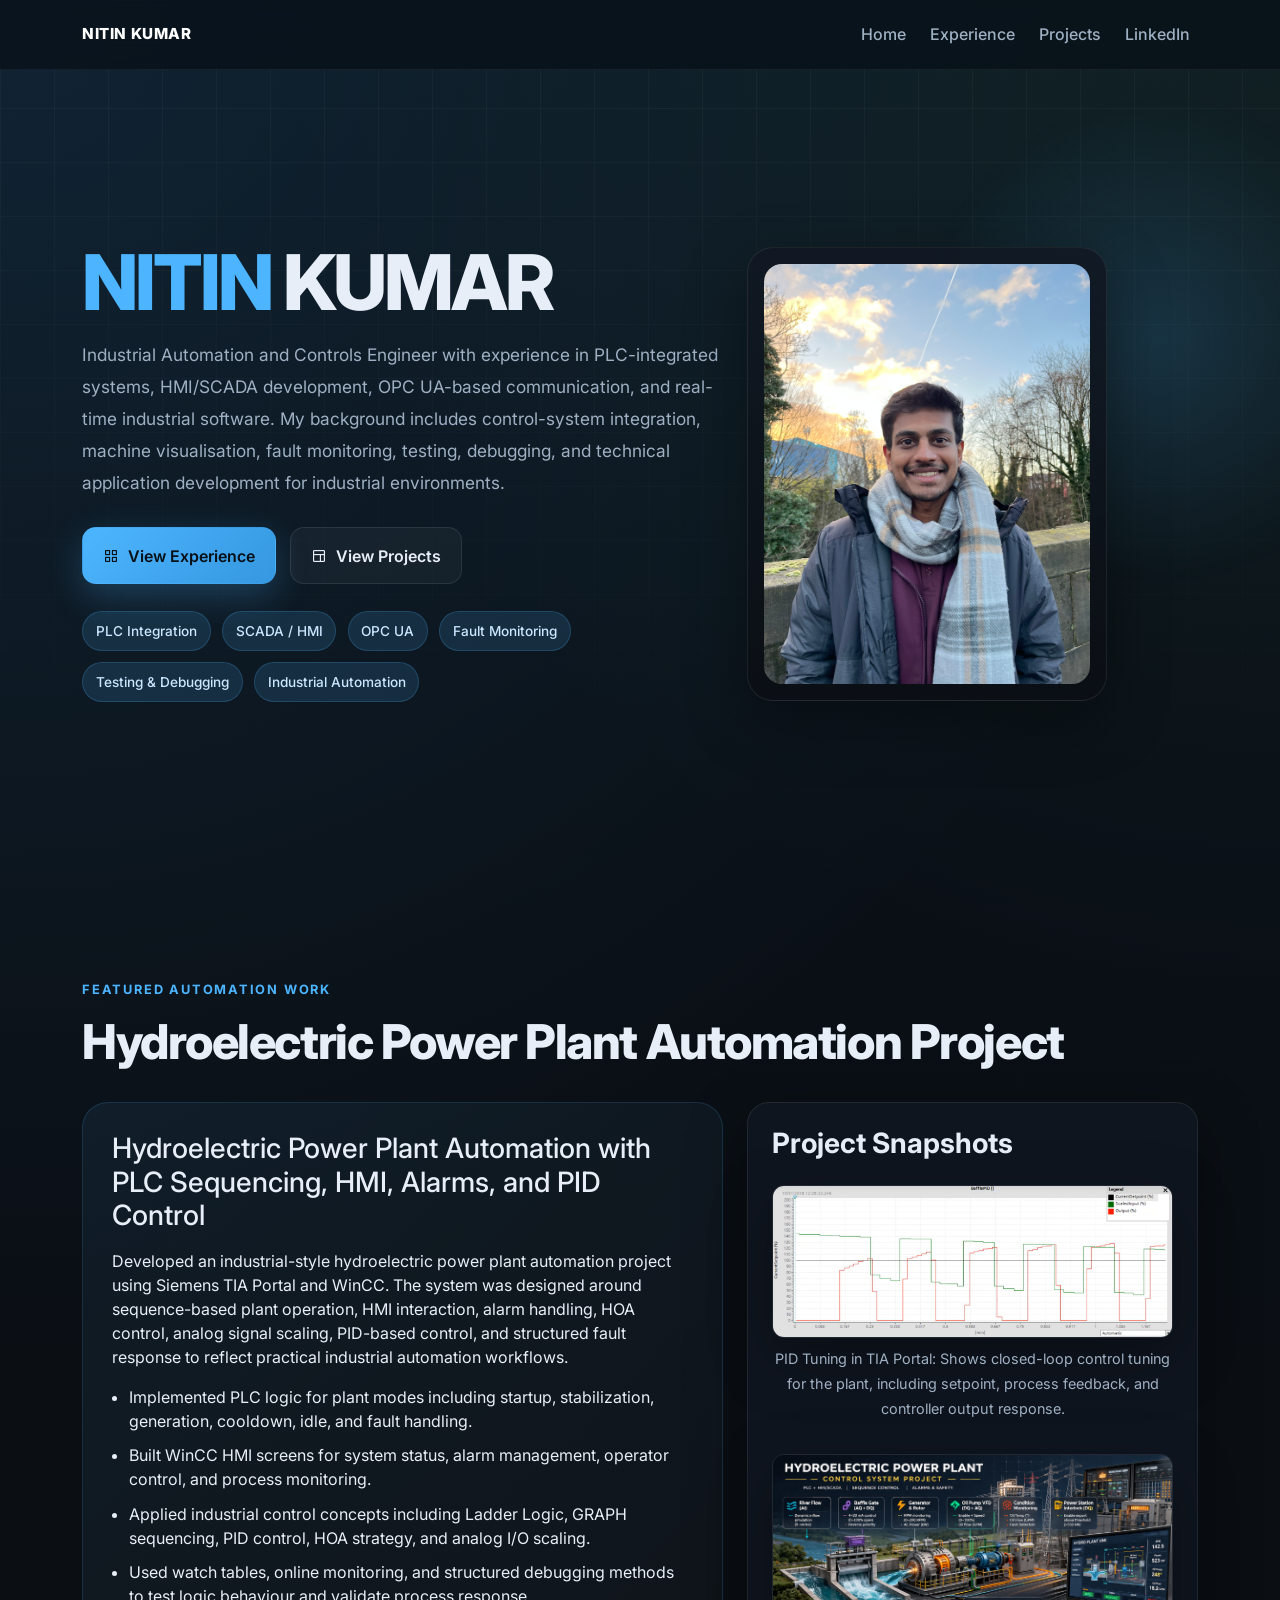
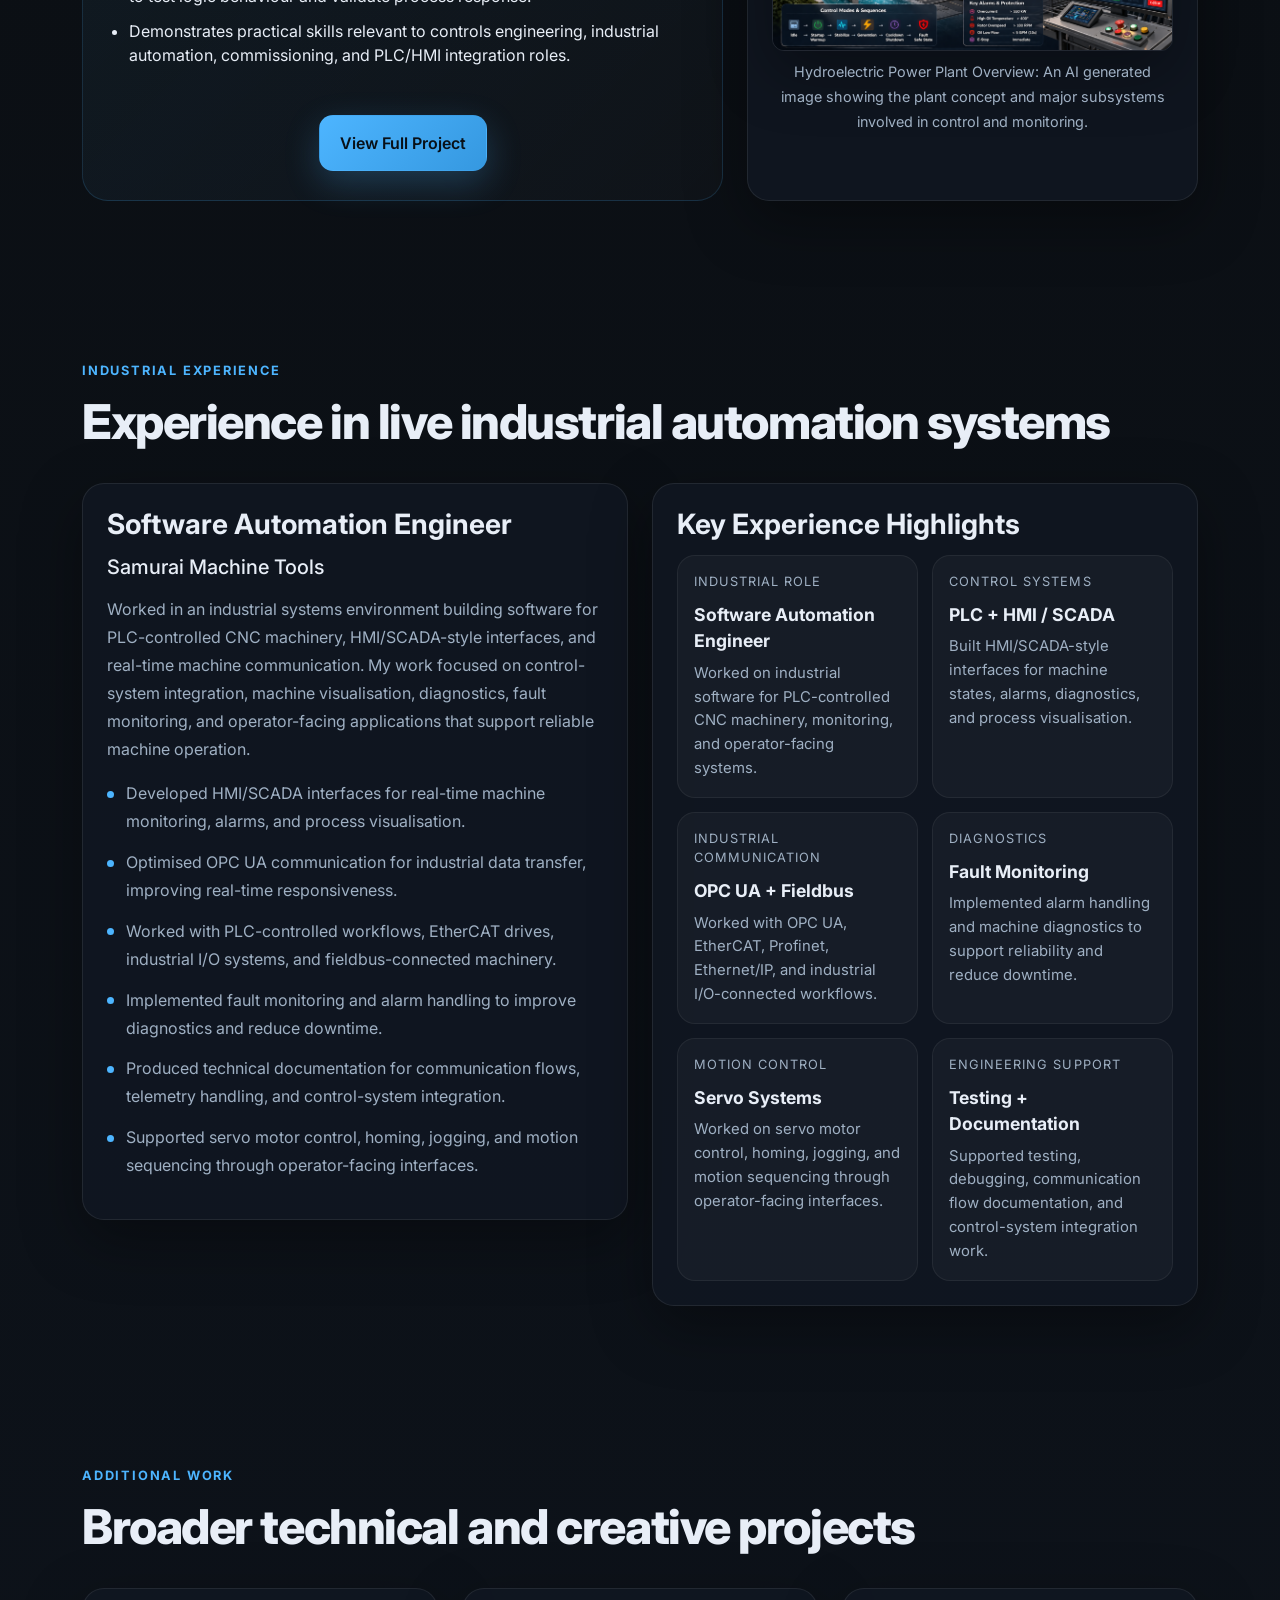
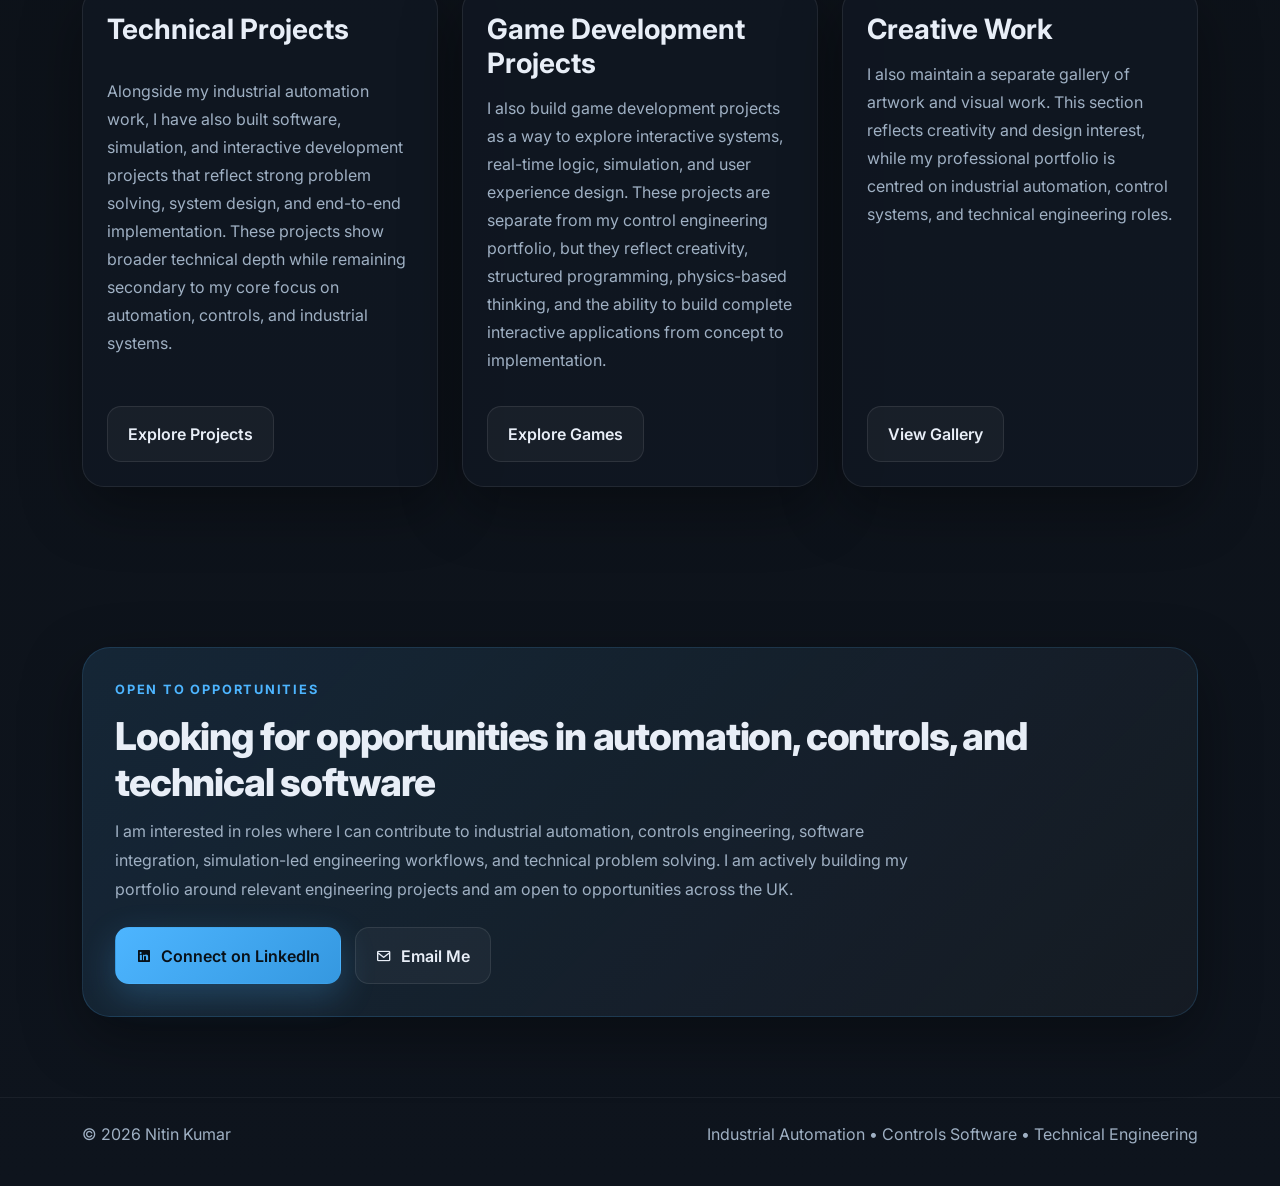
<file: index.html>
<!DOCTYPE html>
<html lang="en">
<head>
  <meta charset="UTF-8" />
  <meta name="viewport" content="width=device-width, initial-scale=1.0" />
  <title>Nitin Kumar | Industrial Automation & Software Engineer</title>
  <meta
    name="description"
    content="Portfolio of Nitin Kumar, an engineer focused on industrial automation, software controls, PLC/SCADA-adjacent systems, OPC UA integration, and technical software development in the UK."
  />
  <link href="https://cdn.jsdelivr.net/npm/bootstrap@5.3.2/dist/css/bootstrap.min.css" rel="stylesheet" integrity="sha384-T3c6CoIi6uLrA9TneNEoa7RxnatzjcDSCmG1MXxSR1GAsXEV/Dwwykc2MPK8M2HN" crossorigin="anonymous" />
  <link href="https://unpkg.com/boxicons@2.1.4/css/boxicons.min.css" rel="stylesheet" />
  <link rel="preconnect" href="https://fonts.googleapis.com" />
  <link rel="preconnect" href="https://fonts.gstatic.com" crossorigin />
  <link href="https://fonts.googleapis.com/css2?family=Inter:wght@400;500;600;700;800&display=swap" rel="stylesheet" />

  <style>
    :root {
      --bg: #0b0f14;
      --bg-soft: #111823;
      --panel: rgba(17, 24, 35, 0.78);
      --panel-border: rgba(255, 255, 255, 0.08);
      --text: #e8eef7;
      --muted: #9fb0c3;
      --accent: #4db5ff;
      --accent-soft: rgba(77, 181, 255, 0.14);
      --success: #73e2a7;
      --shadow: 0 20px 60px rgba(0, 0, 0, 0.35);
      --radius: 22px;
    }

    * {
      box-sizing: border-box;
      margin: 0;
      padding: 0;
    }

    html {
      scroll-behavior: smooth;
    }

    body {
      font-family: 'Inter', sans-serif;
      background:
        radial-gradient(circle at top left, rgba(77, 181, 255, 0.12), transparent 28%),
        radial-gradient(circle at top right, rgba(115, 226, 167, 0.08), transparent 22%),
        linear-gradient(180deg, #081018 0%, #0b0f14 35%, #0e141d 100%);
      color: var(--text);
      overflow-x: hidden;
    }

    a {
      color: inherit;
      text-decoration: none;
    }

    .navbar {
      background: rgba(8, 16, 24, 0.76);
      backdrop-filter: blur(16px);
      border-bottom: 1px solid rgba(255, 255, 255, 0.06);
      padding: 0.9rem 0;
    }

    .navbar-brand {
      font-weight: 800;
      letter-spacing: 0.04em;
      text-transform: uppercase;
      font-size: 0.95rem;
    }

    .nav-link {
      color: var(--muted) !important;
      font-weight: 500;
      transition: 0.2s ease;
    }

    .nav-link:hover,
    .nav-link:focus {
      color: var(--text) !important;
    }

    .hero {
      min-height: 100vh;
      display: flex;
      align-items: center;
      position: relative;
      padding: 7rem 0 4rem;
      overflow: hidden;
    }
    
    .hero-visual-wrap {
  display: flex;
  flex-direction: column;
  gap: 1rem;
  align-items: flex-start;
}

.hero-image-card {
  width: 100%;
  max-width: 360px;
  background: linear-gradient(180deg, rgba(17, 24, 35, 0.88), rgba(11, 15, 20, 0.92));
  border: 1px solid rgba(255, 255, 255, 0.08);
  border-radius: 26px;
  padding: 1rem;
  box-shadow: 0 20px 60px rgba(0, 0, 0, 0.35);
}

.hero-image {
  width: 100%;
  height: 420px;
  object-fit: cover;
  object-position: top;
  border-radius: 18px;
  display: block;
}

.hero-panel {
  width: 100%;
  max-width: 520px;
}

@media (max-width: 991px) {
  .hero-visual-wrap {
    align-items: center;
  }

  .hero-image-card {
    display: none;
  }

  .hero-panel {
    max-width: 100%;
  }

  .hero-image {
    height: 340px;
  }
}

    .hero::before {
      content: "";
      position: absolute;
      inset: 0;
      background:
        linear-gradient(rgba(255, 255, 255, 0.04) 1px, transparent 1px),
        linear-gradient(90deg, rgba(255, 255, 255, 0.04) 1px, transparent 1px);
      background-size: 54px 54px;
      mask-image: linear-gradient(180deg, rgba(0, 0, 0, 0.9), transparent 92%);
      pointer-events: none;
    }

    .hero::after {
      content: "";
      position: absolute;
      width: 520px;
      height: 520px;
      right: -140px;
      top: 80px;
      border-radius: 50%;
      background: radial-gradient(circle, rgba(77, 181, 255, 0.16), transparent 65%);
      filter: blur(10px);
      pointer-events: none;
    }

    .eyebrow {
      display: inline-flex;
      align-items: center;
      gap: 0.55rem;
      padding: 0.55rem 0.9rem;
      background: rgba(255, 255, 255, 0.04);
      border: 1px solid rgba(255, 255, 255, 0.08);
      border-radius: 999px;
      font-size: 0.83rem;
      color: var(--muted);
      margin-bottom: 1.35rem;
    }

    .status-dot {
      width: 9px;
      height: 9px;
      border-radius: 50%;
      background: var(--success);
      box-shadow: 0 0 18px rgba(115, 226, 167, 0.7);
    }

    .hero h1 {
      font-size: clamp(2.7rem, 6vw, 5.6rem);
      line-height: 0.96;
      font-weight: 800;
      letter-spacing: -0.04em;
      max-width: 820px;
      margin-bottom: 1.2rem;
    }

    .hero h1 span {
      color: var(--accent);
    }

    .hero-lead {
      max-width: 760px;
      color: var(--muted);
      font-size: 1.08rem;
      line-height: 1.85;
      margin-bottom: 1.8rem;
    }

    .hero-actions {
      display: flex;
      flex-wrap: wrap;
      gap: 0.9rem;
      margin-bottom: 1.7rem;
    }

    .btn-main,
    .btn-ghost {
      padding: 0.95rem 1.25rem;
      border-radius: 14px;
      font-weight: 600;
      border: 1px solid transparent;
      transition: 0.25s ease;
      display: inline-flex;
      align-items: center;
      gap: 0.55rem;
    }

    .btn-main {
      background: linear-gradient(135deg, #4db5ff, #3598e0);
      color: #081018;
      box-shadow: 0 12px 35px rgba(77, 181, 255, 0.24);
    }

    .btn-main:hover {
      transform: translateY(-2px);
      color: #081018;
    }

    .btn-ghost {
      background: rgba(255, 255, 255, 0.04);
      color: var(--text);
      border-color: rgba(255, 255, 255, 0.09);
    }

    .btn-ghost:hover {
      background: rgba(255, 255, 255, 0.08);
      color: var(--text);
    }

    .hero-tags {
      display: flex;
      flex-wrap: wrap;
      gap: 0.7rem;
    }

    .hero-tags span,
    .chip {
      background: var(--accent-soft);
      color: #cbe7ff;
      border: 1px solid rgba(77, 181, 255, 0.2);
      padding: 0.55rem 0.8rem;
      border-radius: 999px;
      font-size: 0.85rem;
      font-weight: 500;
    }

    .hero-panel {
      position: relative;
      background: linear-gradient(180deg, rgba(17, 24, 35, 0.88), rgba(11, 15, 20, 0.92));
      border: 1px solid var(--panel-border);
      border-radius: 26px;
      padding: 1.2rem;
      box-shadow: var(--shadow);
      margin-top: 2.2rem;
    }

    .terminal-top {
      display: flex;
      align-items: center;
      gap: 0.4rem;
      margin-bottom: 1rem;
    }

    .terminal-top span {
      width: 11px;
      height: 11px;
      border-radius: 50%;
      background: rgba(255, 255, 255, 0.22);
    }

    .metric-grid {
      display: grid;
      grid-template-columns: repeat(2, 1fr);
      gap: 0.9rem;
    }

    .metric-card {
      background: rgba(255, 255, 255, 0.03);
      border: 1px solid rgba(255, 255, 255, 0.06);
      border-radius: 18px;
      padding: 1rem;
      min-height: 120px;
    }

    .metric-label {
      color: var(--muted);
      font-size: 0.8rem;
      text-transform: uppercase;
      letter-spacing: 0.08em;
      margin-bottom: 0.65rem;
    }

    .metric-value {
      font-size: 1.1rem;
      font-weight: 700;
      margin-bottom: 0.45rem;
    }

    .metric-copy {
      color: var(--muted);
      font-size: 0.93rem;
      line-height: 1.6;
    }

    section {
      padding: 5rem 0;
    }

    .section-heading {
      margin-bottom: 2rem;
    }

    .section-heading p {
      color: var(--muted);
      max-width: 760px;
      line-height: 1.8;
      margin-top: 0.85rem;
    }

    .section-kicker {
      color: var(--accent);
      text-transform: uppercase;
      font-weight: 700;
      font-size: 0.8rem;
      letter-spacing: 0.14em;
      margin-bottom: 0.85rem;
    }

    .section-title {
      font-size: clamp(1.9rem, 4vw, 3rem);
      font-weight: 800;
      letter-spacing: -0.03em;
    }

    .panel-card {
      height: 100%;
      background: var(--panel);
      border: 1px solid var(--panel-border);
      border-radius: var(--radius);
      padding: 1.5rem;
      box-shadow: var(--shadow);
    }

    .profile-card {
      background: var(--panel);
      border: 1px solid var(--panel-border);
      border-radius: var(--radius);
      padding: 1.2rem;
      box-shadow: var(--shadow);
      display: flex;
      align-items: center;
      justify-content: center;
    }

    .profile-card .hero-image-card {
      width: 100%;
      max-width: 100%;
      background: transparent;
      border: none;
      box-shadow: none;
      padding: 0;
    }

    .profile-card .hero-image {
      height: auto;
      max-height: 560px;
    }

    .panel-card h3,
    .panel-card h4 {
      font-weight: 700;
      margin-bottom: 0.85rem;
    }

    .panel-card p,
    .panel-card li {
      color: var(--muted);
      line-height: 1.75;
    }

    .skill-grid {
      display: grid;
      grid-template-columns: repeat(2, minmax(0, 1fr));
      gap: 1rem;
    }

    .skill-box {
      background: rgba(255, 255, 255, 0.03);
      border: 1px solid rgba(255, 255, 255, 0.06);
      border-radius: 18px;
      padding: 1rem;
    }

    .skill-box h4 {
      font-size: 1rem;
      margin-bottom: 0.75rem;
    }

    .feature-card {
      height: 100%;
      background: linear-gradient(180deg, rgba(17, 24, 35, 0.86), rgba(10, 14, 20, 0.96));
      border: 1px solid rgba(255, 255, 255, 0.08);
      border-radius: 22px;
      padding: 1.5rem;
      box-shadow: var(--shadow);
      transition: 0.25s ease;
    }

    .feature-card:hover {
      transform: translateY(-4px);
      border-color: rgba(77, 181, 255, 0.25);
    }

    .feature-icon {
      width: 54px;
      height: 54px;
      border-radius: 16px;
      display: inline-flex;
      align-items: center;
      justify-content: center;
      font-size: 1.5rem;
      color: var(--accent);
      background: rgba(77, 181, 255, 0.12);
      margin-bottom: 1.1rem;
    }

    .feature-card h3 {
      font-size: 1.15rem;
      margin-bottom: 0.8rem;
      font-weight: 700;
    }

    .feature-card p {
      color: var(--muted);
      line-height: 1.75;
      margin-bottom: 1rem;
    }

    .feature-card .tags {
      display: flex;
      flex-wrap: wrap;
      gap: 0.5rem;
    }

    .project-highlight {
      background: linear-gradient(135deg, rgba(77, 181, 255, 0.08), rgba(255, 255, 255, 0.02));
      border: 1px solid rgba(77, 181, 255, 0.16);
      border-radius: 26px;
      padding: 1.8rem;
      height: 100%;
    }

    .project-highlight ul {
      padding-left: 1.1rem;
      margin-top: 1rem;
    }

    .project-highlight li {
      margin-bottom: 0.65rem;
    }

    .muted-list {
      list-style: none;
      padding-left: 0;
      margin-top: 1rem;
    }

    .muted-list li {
      position: relative;
      padding-left: 1.2rem;
      margin-bottom: 0.8rem;
    }

    .muted-list li::before {
      content: "";
      position: absolute;
      left: 0;
      top: 0.72rem;
      width: 7px;
      height: 7px;
      border-radius: 50%;
      background: var(--accent);
    }

    .image-grid {
      display: grid;
      grid-template-columns: 1fr;
      gap: 1rem;
    }

    .project-image {
      width: 100%;
      height: auto;
      border-radius: 12px;
      border: 1px solid rgba(255, 255, 255, 0.08);
      box-shadow: var(--shadow);
    }

    .image-description {
      color: var(--muted);
      font-size: 0.9rem;
      line-height: 1.6;
      margin-top: 0.5rem;
      text-align: center;
    }

    .project-mini {
      height: 100%;
    }

    .project-mini h4 {
      font-size: 1.08rem;
    }

    .creative-note {
      border-left: 3px solid rgba(77, 181, 255, 0.35);
      padding-left: 1rem;
      color: var(--muted);
      line-height: 1.8;
    }

    .cta-band {
      background: linear-gradient(135deg, rgba(77, 181, 255, 0.12), rgba(255, 255, 255, 0.03));
      border: 1px solid rgba(77, 181, 255, 0.16);
      border-radius: 28px;
      padding: 2rem;
      box-shadow: var(--shadow);
    }

    .cta-band p {
      color: var(--muted);
      margin-top: 0.75rem;
      line-height: 1.8;
      max-width: 800px;
    }

    footer {
      padding: 1.5rem 0 2.5rem;
      color: var(--muted);
      border-top: 1px solid rgba(255, 255, 255, 0.05);
    }

    @media (max-width: 991px) {
      .hero {
        padding-top: 6.3rem;
      }

      .metric-grid,
      .skill-grid {
        grid-template-columns: 1fr;
      }
    }

    @media (max-width: 767px) {
      .hero h1 {
        font-size: 2.9rem;
      }

      .hero-panel {
        margin-top: 1.5rem;
      }

      section {
        padding: 4rem 0;
      }

      .panel-card,
      .feature-card,
      .project-highlight,
      .cta-band {
        padding: 1.2rem;
      }
    }
  </style>
</head>
<body>
  <nav class="navbar navbar-expand-lg navbar-dark fixed-top">
    <div class="container">
      <a class="navbar-brand" href="index.html">Nitin Kumar</a>
      <button class="navbar-toggler" type="button" data-bs-toggle="collapse" data-bs-target="#navbarNav" aria-controls="navbarNav" aria-expanded="false" aria-label="Toggle navigation">
        <span class="navbar-toggler-icon"></span>
      </button>
      <div class="collapse navbar-collapse" id="navbarNav">
        <ul class="navbar-nav ms-auto align-items-lg-center gap-lg-2">
          <li class="nav-item"><a class="nav-link" href="index.html">Home</a></li>
          <li class="nav-item"><a class="nav-link" href="experience.html">Experience</a></li>
          <li class="nav-item"><a class="nav-link" href="projects.html">Projects</a></li>
          <li class="nav-item"><a class="nav-link" href="https://www.linkedin.com/in/r-nitin-kumar/" target="_blank">LinkedIn</a></li>
        </ul>
      </div>
    </div>
  </nav>

  <header class="hero">
  <div class="container position-relative" style="z-index: 2;">
    <div class="row align-items-center g-4">
      <div class="col-lg-7">
        <h1>
          <span>NITIN</span> KUMAR
        </h1>
        <p class="hero-lead">
          Industrial Automation and Controls Engineer with experience in PLC-integrated systems, HMI/SCADA development, OPC UA-based communication, and real-time industrial software. My background includes control-system integration, machine visualisation, fault monitoring, testing, debugging, and technical application development for industrial environments.
        </p>

        <div class="hero-actions">
          <a href="experience.html" class="btn-main">
            <i class='bx bx-grid-alt'></i>
            View Experience
          </a>
          <a href="projects.html" class="btn-ghost">
            <i class='bx bx-layout'></i>
            View Projects
          </a>
        </div>

        <div class="hero-tags">
          <span>PLC Integration</span>
          <span>SCADA / HMI</span>
          <span>OPC UA</span>
          <span>Fault Monitoring</span>
          <span>Testing & Debugging</span>
          <span>Industrial Automation</span>
        </div>
      </div>

      <div class="col-lg-5">
        <div class="hero-visual-wrap">
          <div class="hero-image-card">
            <img src="nitin-profile.jpg" alt="Portrait of Nitin Kumar" class="hero-image">
          </div>
        </div>
      </div>
    </div>
  </div>
</header>

  <section id="featured-project">
    <div class="container">
      <div class="section-heading">
        <div class="section-kicker">Featured Automation Work</div>
        <h2 class="section-title">Hydroelectric Power Plant Automation Project</h2>
      </div>

      <div class="row g-4 align-items-stretch">
        <div class="col-lg-7">
          <div class="project-highlight">
            <h3>Hydroelectric Power Plant Automation with PLC Sequencing, HMI, Alarms, and PID Control</h3>
            <p></p>
            <p>
              Developed an industrial-style hydroelectric power plant automation project using Siemens TIA Portal and WinCC. The system was designed around sequence-based plant operation, HMI interaction, alarm handling, HOA control, analog signal scaling, PID-based control, and structured fault response to reflect practical industrial automation workflows.
            </p>
            <ul>
              <li>Implemented PLC logic for plant modes including startup, stabilization, generation, cooldown, idle, and fault handling.</li>
              <li>Built WinCC HMI screens for system status, alarm management, operator control, and process monitoring.</li>
              <li>Applied industrial control concepts including Ladder Logic, GRAPH sequencing, PID control, HOA strategy, and analog I/O scaling.</li>
              <li>Used watch tables, online monitoring, and structured debugging methods to test logic behaviour and validate process response.</li>
              <li>Demonstrates practical skills relevant to controls engineering, industrial automation, commissioning, and PLC/HMI integration roles.</li>
            </ul>
            <div class="text-center mt-5">
              <a href="DetailedProjects/PowerPlant/powerplant.html" class="btn-main">View Full Project</a>
            </div>
          </div>
        </div>

        <div class="col-lg-5">
          <div class="panel-card h-100">
            <h3>Project Snapshots</h3>
            <p></p>
            <div class="image-grid mt-4">
              <div class="image-container">
                <img src="Projects/FineTuningPID.png" alt="PID Tuning in TIA Portal" class="project-image">
                <p class="image-description">
                  PID Tuning in TIA Portal: Shows closed-loop control tuning for the plant, including setpoint, process feedback, and controller output response.
                </p>
              </div>
              <div class="image-container">
                <img src="Projects/powerplant.png" alt="Hydroelectric Power Plant Overview" class="project-image">
                <p class="image-description">
                  Hydroelectric Power Plant Overview: An AI generated image showing the plant concept and major subsystems involved in control and monitoring.
                </p>
              </div>
            </div>
          </div>
        </div>
      </div>
    </div>
  </section>

  <section id="about">
    <div class="container">
      <div class="section-heading">
        <div class="section-kicker">Industrial Experience</div>
        <h2 class="section-title">Experience in live industrial automation systems</h2>
        
      </div>

      <div class="row g-4 align-items-start">
        <div class="col-lg-6">
          <div class="panel-card h-100">
            <h3>Software Automation Engineer</h3>
            <h5>Samurai Machine Tools</h5>
            <p></p>
            <p>
              Worked in an industrial systems environment building software for PLC-controlled CNC machinery, HMI/SCADA-style interfaces, and real-time machine communication. My work focused on control-system integration, machine visualisation, diagnostics, fault monitoring, and operator-facing applications that support reliable machine operation.
            </p>
            <ul class="muted-list">
              <li>Developed HMI/SCADA interfaces for real-time machine monitoring, alarms, and process visualisation.</li>
              <li>Optimised OPC UA communication for industrial data transfer, improving real-time responsiveness.</li>
              <li>Worked with PLC-controlled workflows, EtherCAT drives, industrial I/O systems, and fieldbus-connected machinery.</li>
              <li>Implemented fault monitoring and alarm handling to improve diagnostics and reduce downtime.</li>
              <li>Produced technical documentation for communication flows, telemetry handling, and control-system integration.</li>
              <li>Supported servo motor control, homing, jogging, and motion sequencing through operator-facing interfaces.</li>
            </ul>
          </div>
        </div>

        <div class="col-lg-6">
          <div class="panel-card h-100">
            <h3>Key Experience Highlights</h3>
            <div class="metric-grid">
              <div class="metric-card">
                <div class="metric-label">Industrial Role</div>
                <div class="metric-value">Software Automation Engineer</div>
                <div class="metric-copy">Worked on industrial software for PLC-controlled CNC machinery, monitoring, and operator-facing systems.</div>
              </div>
              <div class="metric-card">
                <div class="metric-label">Control Systems</div>
                <div class="metric-value">PLC + HMI / SCADA</div>
                <div class="metric-copy">Built HMI/SCADA-style interfaces for machine states, alarms, diagnostics, and process visualisation.</div>
              </div>
              <div class="metric-card">
                <div class="metric-label">Industrial Communication</div>
                <div class="metric-value">OPC UA + Fieldbus</div>
                <div class="metric-copy">Worked with OPC UA, EtherCAT, Profinet, Ethernet/IP, and industrial I/O-connected workflows.</div>
              </div>
              <div class="metric-card">
                <div class="metric-label">Diagnostics</div>
                <div class="metric-value">Fault Monitoring</div>
                <div class="metric-copy">Implemented alarm handling and machine diagnostics to support reliability and reduce downtime.</div>
              </div>
              <div class="metric-card">
                <div class="metric-label">Motion Control</div>
                <div class="metric-value">Servo Systems</div>
                <div class="metric-copy">Worked on servo motor control, homing, jogging, and motion sequencing through operator-facing interfaces.</div>
              </div>
              <div class="metric-card">
                <div class="metric-label">Engineering Support</div>
                <div class="metric-value">Testing + Documentation</div>
                <div class="metric-copy">Supported testing, debugging, communication flow documentation, and control-system integration work.</div>
              </div>
            </div>
          </div>
        </div>
      </div>
    </div>
  </section>

  <section id="creative">
    <div class="container">
      <div class="section-heading">
        <div class="section-kicker">Additional Work</div>
        <h2 class="section-title">Broader technical and creative projects</h2>
      </div>

      <div class="row g-4 align-items-stretch">
        <div class="col-lg-4">
          <div class="panel-card h-100 d-flex flex-column justify-content-between">
            <h3>Technical Projects</h3>
            <p>
              Alongside my industrial automation work, I have also built software, simulation, and interactive development projects that reflect strong problem solving, system design, and end-to-end implementation. These projects show broader technical depth while remaining secondary to my core focus on automation, controls, and industrial systems.
            </p>
            <div class="hero-actions mb-0 mt-3">
              <a href="projects.html" class="btn-ghost">Explore Projects</a>
            </div>
          </div>
        </div>
        <div class="col-lg-4">
          <div class="panel-card h-100 d-flex flex-column justify-content-between">
            <h3>Game Development Projects</h3>
            <p>
              I also build game development projects as a way to explore interactive systems, real-time logic, simulation, and user experience design. These projects are separate from my control engineering portfolio, but they reflect creativity, structured programming, physics-based thinking, and the ability to build complete interactive applications from concept to implementation.
            </p>
            <div class="hero-actions mb-0 mt-3">
              <a href="games.html" class="btn-ghost">Explore Games</a>
            </div>
          </div>
        </div>
        <div class="col-lg-4">
          <div class="panel-card h-100 d-flex flex-column justify-content-between">
            <div>
              <h3>Creative Work</h3>
              <p>I also maintain a separate gallery of artwork and visual work. This section reflects creativity and design interest, while my professional portfolio is centred on industrial automation, control systems, and technical engineering roles.</p>
            </div>
            <div class="hero-actions mb-0 mt-3">
              <a href="gallery.html" class="btn-ghost">View Gallery</a>
            </div>
          </div>
        </div>
      </div>
    </div>
  </section>

  <section id="contact">
    <div class="container">
      <div class="cta-band">
        <div class="section-kicker">Open to Opportunities</div>
        <h2 class="section-title" style="font-size: clamp(1.8rem, 3vw, 2.6rem);">Looking for opportunities in automation, controls, and technical software</h2>
        <p>
          I am interested in roles where I can contribute to industrial automation, controls engineering, software integration,
          simulation-led engineering workflows, and technical problem solving. I am actively building my portfolio around relevant engineering projects
          and am open to opportunities across the UK.
        </p>
        <div class="hero-actions mt-4 mb-0">
          <a href="https://www.linkedin.com/in/r-nitin-kumar/" target="_blank" class="btn-main">
            <i class='bx bxl-linkedin-square'></i>
            Connect on LinkedIn
          </a>
          <a href="mailto:nitinkumargowda99@gmail.com" class="btn-ghost">
            <i class='bx bx-envelope'></i>
            Email Me
          </a>
        </div>
      </div>
    </div>
  </section>

  <footer>
    <div class="container d-flex flex-column flex-md-row justify-content-between gap-2">
      <span>© 2026 Nitin Kumar</span>
      <span>Industrial Automation • Controls Software • Technical Engineering</span>
    </div>
  </footer>

  <script src="https://cdn.jsdelivr.net/npm/bootstrap@5.3.2/dist/js/bootstrap.bundle.min.js" integrity="sha384-C6RzsynM9kWDrMNeT87bh95OGNyZPhcTNXj1NW7RuBCsyN/o0jlpcV8Qyq46cDfL" crossorigin="anonymous"></script>
</body>
</html>
</file>
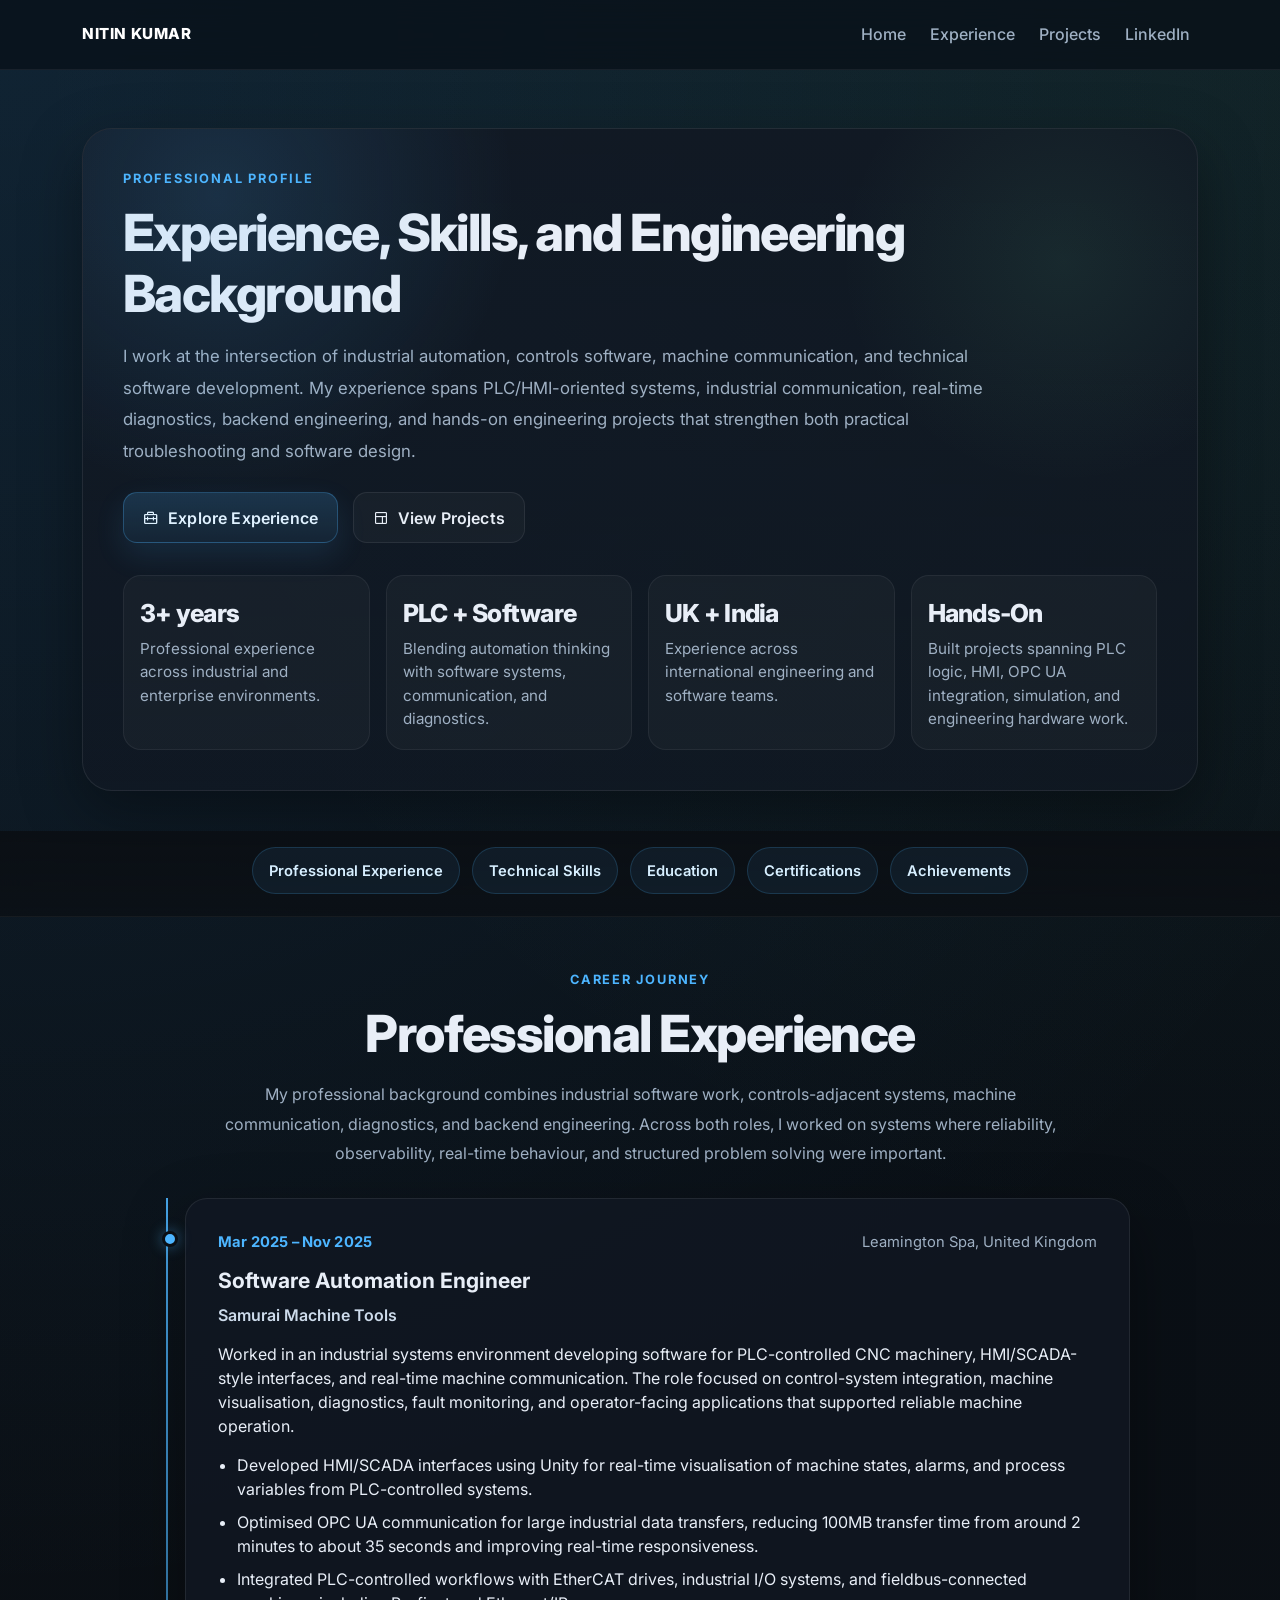
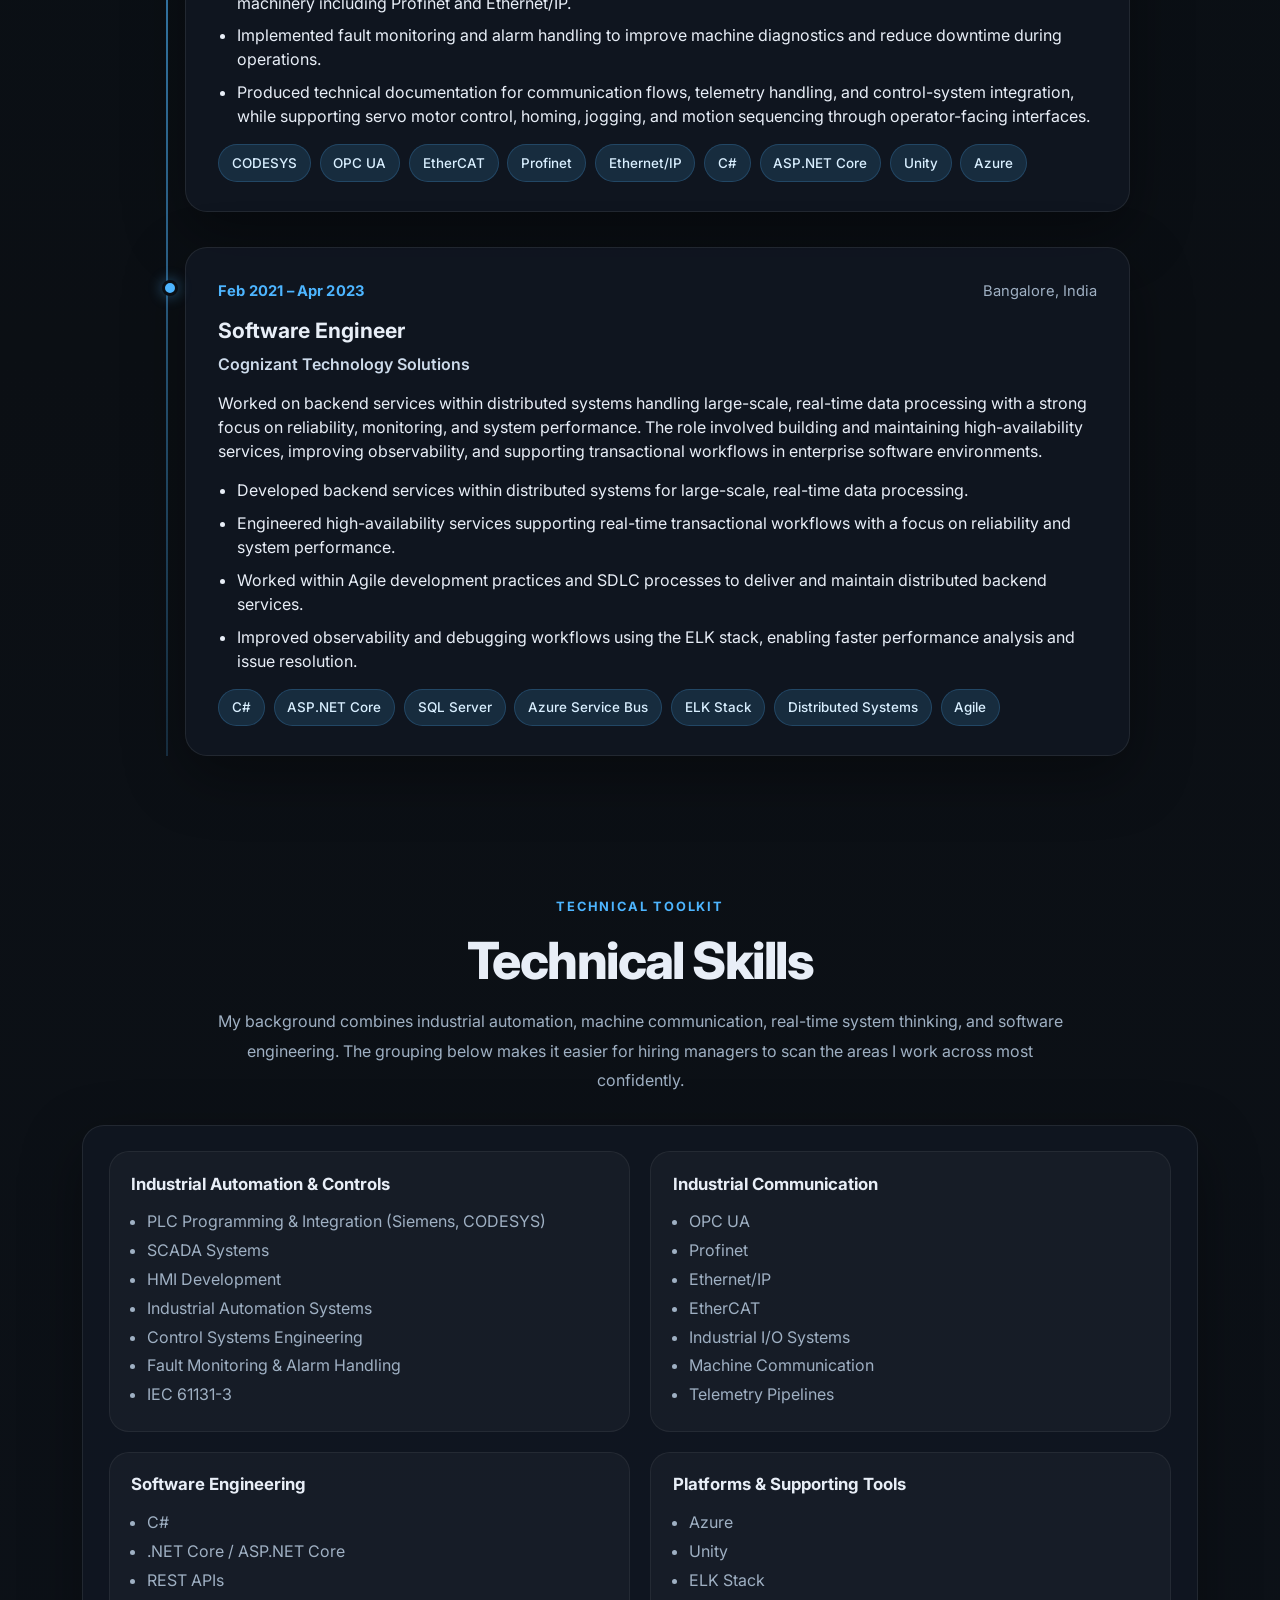
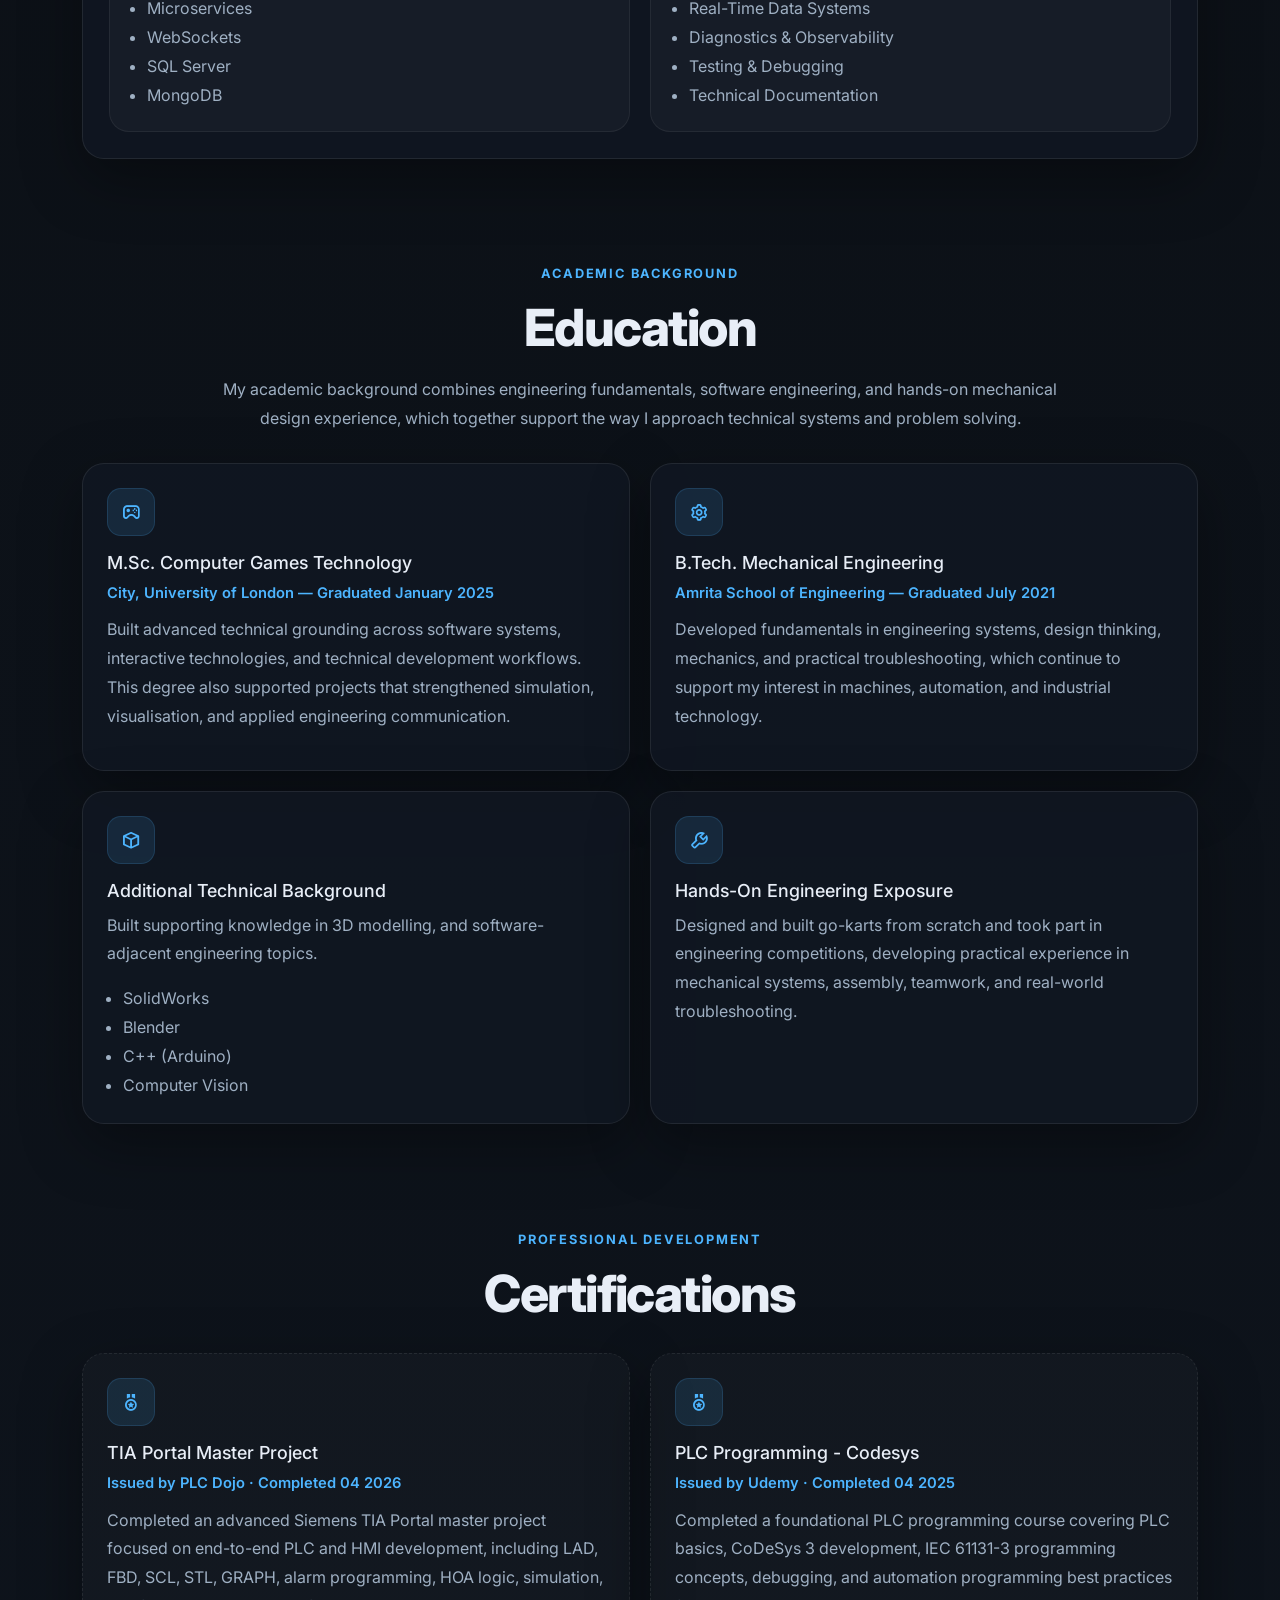
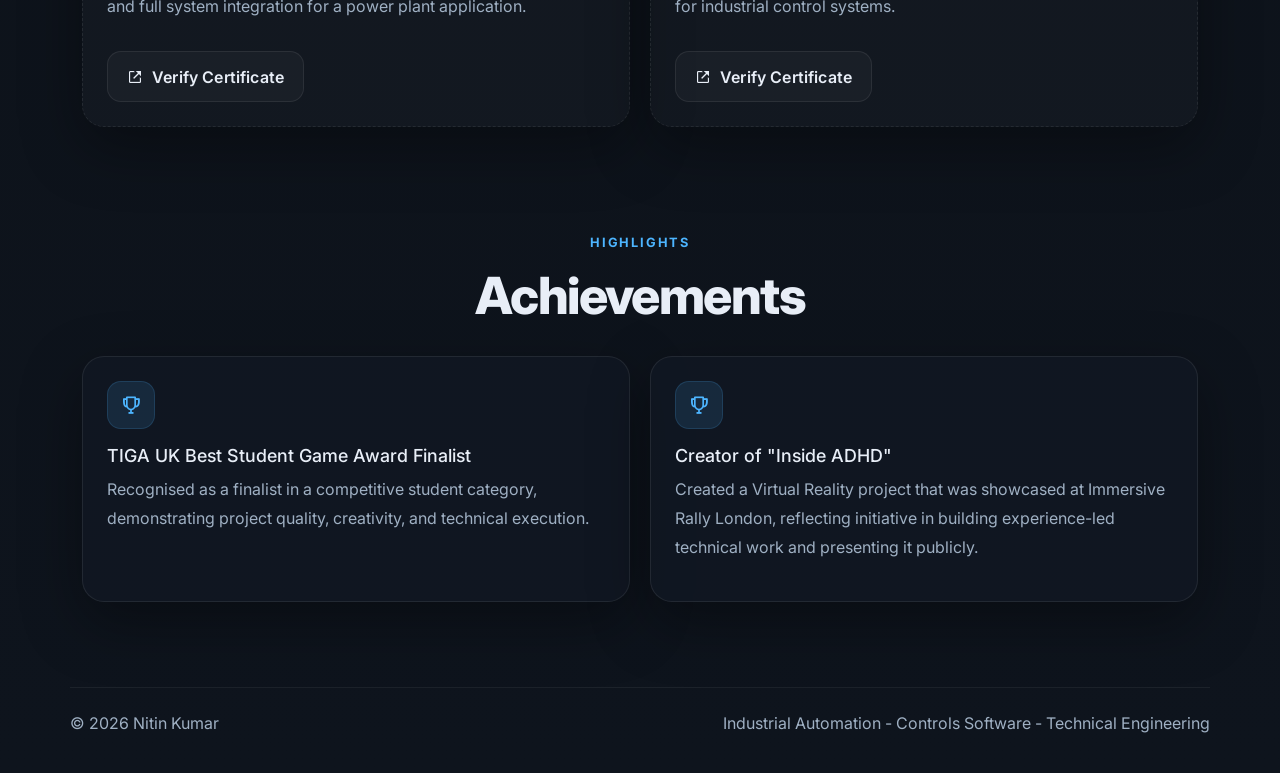
<file: experience.html>
<!DOCTYPE html>
<html lang="en">
<head>
  <meta charset="UTF-8" />
  <meta name="viewport" content="width=device-width, initial-scale=1.0" />
  <title>Nitin Kumar | Experience</title>
  <meta
    name="description"
    content="Professional experience of Nitin Kumar, an engineer focused on industrial automation, controls software, PLC/HMI systems, industrial communication, and technical software development."
  />
  <link href="https://cdn.jsdelivr.net/npm/bootstrap@5.3.2/dist/css/bootstrap.min.css" rel="stylesheet" crossorigin="anonymous" />
  <link href="https://unpkg.com/boxicons@2.1.4/css/boxicons.min.css" rel="stylesheet" />
  <link rel="preconnect" href="https://fonts.googleapis.com" />
  <link rel="preconnect" href="https://fonts.gstatic.com" crossorigin />
  <link href="https://fonts.googleapis.com/css2?family=Inter:wght@400;500;600;700;800&display=swap" rel="stylesheet" />

  <style>
    :root {
      --bg: #0b0f14;
      --bg-soft: #111823;
      --panel: rgba(17, 24, 35, 0.78);
      --panel-strong: rgba(17, 24, 35, 0.9);
      --panel-border: rgba(255, 255, 255, 0.08);
      --text: #e8eef7;
      --muted: #9fb0c3;
      --accent: #4db5ff;
      --accent-soft: rgba(77, 181, 255, 0.14);
      --success: #73e2a7;
      --warning: #ffd166;
      --shadow: 0 20px 60px rgba(0, 0, 0, 0.35);
      --radius: 22px;
      --radius-sm: 16px;
    }

    * {
      box-sizing: border-box;
      margin: 0;
      padding: 0;
    }

    html {
      scroll-behavior: smooth;
      scroll-padding-top: 140px;
    }

    body {
      font-family: "Inter", sans-serif;
      background:
        radial-gradient(circle at top left, rgba(77, 181, 255, 0.12), transparent 28%),
        radial-gradient(circle at top right, rgba(115, 226, 167, 0.08), transparent 22%),
        linear-gradient(180deg, #081018 0%, #0b0f14 35%, #0e141d 100%);
      color: var(--text);
      overflow-x: hidden;
    }

    a {
      color: inherit;
      text-decoration: none;
    }

    .navbar {
      background: rgba(8, 16, 24, 0.76);
      backdrop-filter: blur(16px);
      border-bottom: 1px solid rgba(255, 255, 255, 0.06);
      padding: 0.9rem 0;
    }

    .navbar-brand {
      font-weight: 800;
      letter-spacing: 0.04em;
      text-transform: uppercase;
      font-size: 0.95rem;
    }

    .nav-link {
      color: var(--muted) !important;
      font-weight: 500;
      transition: 0.2s ease;
    }

    .nav-link:hover,
    .nav-link:focus {
      color: var(--text) !important;
    }

    .hero-section {
      padding: 8rem 0 2.5rem;
      position: relative;
    }

    .hero-panel {
      background: linear-gradient(180deg, rgba(17, 24, 35, 0.88), rgba(17, 24, 35, 0.72));
      border: 1px solid var(--panel-border);
      border-radius: 30px;
      box-shadow: var(--shadow);
      padding: 2.5rem;
      overflow: hidden;
      position: relative;
    }

    .hero-panel::before {
      content: "";
      position: absolute;
      inset: 0;
      background:
        radial-gradient(circle at 12% 10%, rgba(77, 181, 255, 0.15), transparent 26%),
        radial-gradient(circle at 88% 20%, rgba(115, 226, 167, 0.08), transparent 20%);
      pointer-events: none;
    }

    .section-kicker {
      color: var(--accent);
      text-transform: uppercase;
      font-weight: 700;
      font-size: 0.8rem;
      letter-spacing: 0.14em;
      margin-bottom: 0.85rem;
    }

    .section-title {
      font-size: clamp(2.1rem, 4vw, 3.5rem);
      font-weight: 800;
      letter-spacing: -0.03em;
      margin-bottom: 1rem;
    }

    .hero-lead {
      color: var(--muted);
      font-size: 1.05rem;
      line-height: 1.9;
      max-width: 900px;
      margin-bottom: 1.5rem;
    }

    .hero-actions {
      display: flex;
      flex-wrap: wrap;
      gap: 0.9rem;
      margin-top: 1.1rem;
    }

    .btn-main,
    .btn-ghost {
      display: inline-flex;
      align-items: center;
      justify-content: center;
      gap: 0.55rem;
      border-radius: 14px;
      padding: 0.78rem 1.2rem;
      font-weight: 600;
      letter-spacing: 0.01em;
      transition: 0.22s ease;
    }

    .btn-main {
      background: linear-gradient(180deg, rgba(77, 181, 255, 0.18), rgba(77, 181, 255, 0.08));
      color: #dff1ff;
      border: 1px solid rgba(77, 181, 255, 0.28);
      box-shadow: 0 12px 30px rgba(77, 181, 255, 0.12);
    }

    .btn-main:hover {
      transform: translateY(-2px);
      background: linear-gradient(180deg, rgba(77, 181, 255, 0.24), rgba(77, 181, 255, 0.12));
    }

    .btn-ghost {
      border: 1px solid rgba(255, 255, 255, 0.08);
      background: rgba(255, 255, 255, 0.03);
      color: var(--text);
    }

    .btn-ghost:hover {
      transform: translateY(-2px);
      background: rgba(255, 255, 255, 0.06);
    }

    .hero-stats {
      display: grid;
      grid-template-columns: repeat(4, minmax(0, 1fr));
      gap: 1rem;
      margin-top: 2rem;
    }

    .stat-card {
      background: rgba(255, 255, 255, 0.03);
      border: 1px solid rgba(255, 255, 255, 0.06);
      border-radius: 18px;
      padding: 1.15rem 1rem;
      min-height: 110px;
    }

    .stat-value {
      font-size: 1.55rem;
      font-weight: 800;
      letter-spacing: -0.03em;
      color: var(--text);
      margin-bottom: 0.3rem;
    }

    .stat-label {
      color: var(--muted);
      line-height: 1.55;
      font-size: 0.95rem;
    }

    .section-nav-wrap {
      position: sticky;
      top: 72px;
      z-index: 1015;
      padding: 1rem 0 1.35rem;
      backdrop-filter: blur(12px);
      background: linear-gradient(180deg, rgba(11, 15, 20, 0.94), rgba(11, 15, 20, 0.78));
      border-bottom: 1px solid rgba(255, 255, 255, 0.05);
    }

    .section-nav {
      display: flex;
      flex-wrap: wrap;
      gap: 0.75rem;
      justify-content: center;
    }

    .section-nav a {
      padding: 0.72rem 1rem;
      border-radius: 999px;
      border: 1px solid rgba(77, 181, 255, 0.18);
      background: rgba(77, 181, 255, 0.08);
      color: #d7efff;
      font-size: 0.92rem;
      font-weight: 600;
      transition: 0.2s ease;
    }

    .section-nav a:hover,
    .section-nav a.active {
      background: rgba(77, 181, 255, 0.18);
      transform: translateY(-1px);
    }

    section.content-section {
      padding: 3.3rem 0;
    }

    .section-heading {
      margin-bottom: 1.8rem;
    }

    .section-heading p {
      color: var(--muted);
      max-width: 860px;
      line-height: 1.85;
      margin: 0.85rem auto 0;
    }

    .panel-card {
      height: 100%;
      background: var(--panel);
      border: 1px solid var(--panel-border);
      border-radius: var(--radius);
      padding: 1.6rem;
      box-shadow: var(--shadow);
    }

    .panel-card h3,
    .panel-card h4,
    .panel-card h5 {
      font-weight: 700;
      margin-bottom: 0.9rem;
    }

    .panel-card p,
    .panel-card li {
      color: var(--muted);
      line-height: 1.8;
    }

    .timeline {
      position: relative;
      max-width: 980px;
      margin: 0 auto;
      padding-left: 2.2rem;
    }

    .timeline::before {
      content: "";
      position: absolute;
      left: 1rem;
      top: 0;
      bottom: 0;
      width: 2px;
      background: linear-gradient(180deg, rgba(77, 181, 255, 0.9), rgba(77, 181, 255, 0.2));
    }

    .timeline-item {
      position: relative;
      margin-bottom: 2.2rem;
      background: var(--panel);
      border: 1px solid var(--panel-border);
      border-radius: var(--radius);
      padding: 2rem 2rem 1.8rem 2rem;
      box-shadow: var(--shadow);
      transition: 0.25s ease;
    }

    .timeline-item:hover {
      transform: translateY(-4px);
      border-color: rgba(77, 181, 255, 0.18);
    }

    .timeline-item::before {
      content: "";
      position: absolute;
      left: -1.52rem;
      top: 2rem;
      width: 16px;
      height: 16px;
      border-radius: 50%;
      background: var(--accent);
      border: 3px solid var(--bg);
      box-shadow: 0 0 14px rgba(77, 181, 255, 0.45);
    }

    .timeline-top {
      display: flex;
      flex-wrap: wrap;
      justify-content: space-between;
      gap: 1rem;
      margin-bottom: 0.8rem;
    }

    .timeline-date {
      color: var(--accent);
      font-weight: 700;
      font-size: 0.92rem;
      letter-spacing: 0.01em;
    }

    .timeline-location {
      color: var(--muted);
      font-size: 0.92rem;
    }

    .timeline-title {
      font-size: 1.32rem;
      font-weight: 700;
      color: var(--text);
      margin-bottom: 0.35rem;
    }

    .timeline-company {
      color: #cddbeb;
      font-weight: 600;
      margin-bottom: 0.95rem;
    }

    .timeline-description p {
      margin-bottom: 0.95rem;
    }

    .timeline-description ul {
      margin: 0.55rem 0 0;
      padding-left: 1.15rem;
    }

    .timeline-description li {
      margin-bottom: 0.55rem;
    }

    .chip-row {
      display: flex;
      flex-wrap: wrap;
      gap: 0.55rem;
      margin-top: 1rem;
    }

    .chip {
      background: var(--accent-soft);
      color: #d9efff;
      border: 1px solid rgba(77, 181, 255, 0.2);
      padding: 0.48rem 0.8rem;
      border-radius: 999px;
      font-size: 0.84rem;
      font-weight: 500;
    }

    .skill-grid {
      display: grid;
      grid-template-columns: repeat(2, minmax(0, 1fr));
      gap: 1.25rem;
    }

    .skill-card {
      height: 100%;
      padding: 1.35rem;
      border-radius: 20px;
      border: 1px solid rgba(255, 255, 255, 0.06);
      background: rgba(255, 255, 255, 0.03);
      transition: 0.22s ease;
    }

    .skill-card:hover {
      transform: translateY(-3px);
      background: rgba(255, 255, 255, 0.045);
    }

    .skill-card h4 {
      font-size: 1.05rem;
      margin-bottom: 0.85rem;
      color: var(--text);
    }

    .skill-card ul {
      margin: 0;
      padding-left: 1rem;
    }

    .badge-stack {
      display: flex;
      flex-wrap: wrap;
      gap: 0.6rem;
      margin-top: 1rem;
    }

    .badge-item {
      padding: 0.55rem 0.85rem;
      border-radius: 999px;
      background: rgba(255,255,255,0.04);
      border: 1px solid rgba(255,255,255,0.06);
      color: #d9e7f6;
      font-size: 0.88rem;
      font-weight: 500;
    }

    .edu-grid,
    .achievements-grid,
    .cert-grid {
      display: grid;
      grid-template-columns: repeat(2, minmax(0, 1fr));
      gap: 1.25rem;
    }

    .info-card {
      background: var(--panel);
      border: 1px solid var(--panel-border);
      border-radius: var(--radius);
      padding: 1.5rem;
      box-shadow: var(--shadow);
      height: 100%;
      transition: 0.22s ease;
    }

    .info-card:hover {
      transform: translateY(-4px);
      border-color: rgba(77, 181, 255, 0.16);
    }

    .info-card .icon-wrap {
      width: 48px;
      height: 48px;
      border-radius: 14px;
      background: rgba(77, 181, 255, 0.12);
      border: 1px solid rgba(77, 181, 255, 0.16);
      display: flex;
      align-items: center;
      justify-content: center;
      color: var(--accent);
      font-size: 1.25rem;
      margin-bottom: 1rem;
    }

    .info-card h4 {
      font-size: 1.12rem;
      margin-bottom: 0.55rem;
      color: var(--text);
    }

    .info-card .subtle {
      color: var(--accent);
      font-weight: 600;
      font-size: 0.92rem;
      margin-bottom: 0.7rem;
      display: block;
    }

    .info-card p,
    .info-card li {
      color: var(--muted);
      line-height: 1.8;
    }

    .info-card ul {
      margin: 0.5rem 0 0;
      padding-left: 1rem;
    }

    .cert-placeholder {
      border-style: dashed;
      background: rgba(255, 255, 255, 0.025);
    }

    .cert-note {
      color: #cfe7fb;
      font-size: 0.95rem;
      margin-top: 0.6rem;
    }

    .footer-bar {
      padding: 1.4rem 0 2.4rem;
      border-top: 1px solid rgba(255, 255, 255, 0.06);
      color: var(--muted);
      font-size: 1rem;
      margin-top: 2rem;
    }

    @media (max-width: 991px) {
      .hero-stats,
      .skill-grid,
      .edu-grid,
      .achievements-grid,
      .cert-grid {
        grid-template-columns: 1fr 1fr;
      }
    }

    @media (max-width: 767px) {
      html {
        scroll-padding-top: 160px;
      }

      .hero-section {
        padding: 7rem 0 2rem;
      }

      .hero-panel {
        padding: 1.6rem;
        border-radius: 24px;
      }

      .hero-stats,
      .skill-grid,
      .edu-grid,
      .achievements-grid,
      .cert-grid {
        grid-template-columns: 1fr;
      }

      .timeline {
        padding-left: 1.6rem;
      }

      .timeline::before {
        left: 0.62rem;
      }

      .timeline-item {
        padding: 1.4rem 1.2rem 1.25rem 1.2rem;
      }

      .timeline-item::before {
        left: -1rem;
      }

      .section-nav-wrap {
        top: 66px;
      }

      .section-nav {
        justify-content: flex-start;
        overflow-x: auto;
        flex-wrap: nowrap;
        padding-bottom: 0.25rem;
      }

      .section-nav::-webkit-scrollbar {
        height: 6px;
      }

      .section-nav::-webkit-scrollbar-thumb {
        background: rgba(255,255,255,0.12);
        border-radius: 999px;
      }
    }
  </style>
</head>
<body>
  <nav class="navbar navbar-expand-lg navbar-dark fixed-top">
    <div class="container">
      <a class="navbar-brand" href="index.html">Nitin Kumar</a>
      <button class="navbar-toggler" type="button" data-bs-toggle="collapse" data-bs-target="#navbarNav" aria-controls="navbarNav" aria-expanded="false" aria-label="Toggle navigation">
        <span class="navbar-toggler-icon"></span>
      </button>
      <div class="collapse navbar-collapse" id="navbarNav">
        <ul class="navbar-nav ms-auto align-items-lg-center gap-lg-2">
          <li class="nav-item"><a class="nav-link" href="index.html">Home</a></li>
          <li class="nav-item"><a class="nav-link active" href="experience.html">Experience</a></li>
          <li class="nav-item"><a class="nav-link" href="projects.html">Projects</a></li>
          <li class="nav-item"><a class="nav-link" href="https://www.linkedin.com/in/r-nitin-kumar/" target="_blank" rel="noopener noreferrer">LinkedIn</a></li>
        </ul>
      </div>
    </div>
  </nav>

  <section class="hero-section">
    <div class="container">
      <div class="hero-panel">
        <div class="section-kicker">Professional Profile</div>
        <h1 class="section-title">Experience, Skills, and Engineering Background</h1>
        <p class="hero-lead">
          I work at the intersection of industrial automation, controls software, machine communication, and technical software development. My experience spans PLC/HMI-oriented systems, industrial communication, real-time diagnostics, backend engineering, and hands-on engineering projects that strengthen both practical troubleshooting and software design.
        </p>

        <div class="hero-actions">
          <a href="#professional-experience" class="btn-main">
            <i class='bx bx-briefcase-alt-2'></i>
            Explore Experience
          </a>
          <a href="projects.html" class="btn-ghost">
            <i class='bx bx-layout'></i>
            View Projects
          </a>
        </div>

        <div class="hero-stats">
          <div class="stat-card">
            <div class="stat-value">3+ years</div>
            <div class="stat-label">Professional experience across industrial and enterprise environments.</div>
          </div>
          <div class="stat-card">
            <div class="stat-value">PLC + Software</div>
            <div class="stat-label">Blending automation thinking with software systems, communication, and diagnostics.</div>
          </div>
          <div class="stat-card">
            <div class="stat-value">UK + India</div>
            <div class="stat-label">Experience across international engineering and software teams.</div>
          </div>
          <div class="stat-card">
            <div class="stat-value">Hands-On</div>
            <div class="stat-label">Built projects spanning PLC logic, HMI, OPC UA integration, simulation, and engineering hardware work.</div>
          </div>
        </div>
      </div>
    </div>
  </section>

  <div class="section-nav-wrap">
    <div class="container">
      <nav class="section-nav" aria-label="Section navigation">
        <a href="#professional-experience" class="section-link active">Professional Experience</a>
        <a href="#technical-skills" class="section-link">Technical Skills</a>
        <a href="#education" class="section-link">Education</a>
        <a href="#certifications" class="section-link">Certifications</a>
        <a href="#achievements" class="section-link">Achievements</a>
      </nav>
    </div>
  </div>

  <section class="content-section" id="professional-experience">
    <div class="container">
      <div class="section-heading text-center">
        <div class="section-kicker">Career Journey</div>
        <h2 class="section-title">Professional Experience</h2>
        <p>
          My professional background combines industrial software work, controls-adjacent systems, machine communication, diagnostics, and backend engineering. Across both roles, I worked on systems where reliability, observability, real-time behaviour, and structured problem solving were important.
        </p>
      </div>

      <div class="timeline">
        <div class="timeline-item">
          <div class="timeline-top">
            <div class="timeline-date">Mar 2025 – Nov 2025</div>
            <div class="timeline-location">Leamington Spa, United Kingdom</div>
          </div>
          <div class="timeline-title">Software Automation Engineer</div>
          <div class="timeline-company">Samurai Machine Tools</div>

          <div class="timeline-description">
            <p>
              Worked in an industrial systems environment developing software for PLC-controlled CNC machinery, HMI/SCADA-style interfaces, and real-time machine communication. The role focused on control-system integration, machine visualisation, diagnostics, fault monitoring, and operator-facing applications that supported reliable machine operation.
            </p>
            <ul>
              <li>Developed HMI/SCADA interfaces using Unity for real-time visualisation of machine states, alarms, and process variables from PLC-controlled systems.</li>
              <li>Optimised OPC UA communication for large industrial data transfers, reducing 100MB transfer time from around 2 minutes to about 35 seconds and improving real-time responsiveness.</li>
              <li>Integrated PLC-controlled workflows with EtherCAT drives, industrial I/O systems, and fieldbus-connected machinery including Profinet and Ethernet/IP.</li>
              <li>Implemented fault monitoring and alarm handling to improve machine diagnostics and reduce downtime during operations.</li>
              <li>Produced technical documentation for communication flows, telemetry handling, and control-system integration, while supporting servo motor control, homing, jogging, and motion sequencing through operator-facing interfaces.</li>
            </ul>

            <div class="chip-row">
              <span class="chip">CODESYS</span>
              <span class="chip">OPC UA</span>
              <span class="chip">EtherCAT</span>
              <span class="chip">Profinet</span>
              <span class="chip">Ethernet/IP</span>
              <span class="chip">C#</span>
              <span class="chip">ASP.NET Core</span>
              <span class="chip">Unity</span>
              <span class="chip">Azure</span>
            </div>
          </div>
        </div>

        <div class="timeline-item">
          <div class="timeline-top">
            <div class="timeline-date">Feb 2021 – Apr 2023</div>
            <div class="timeline-location">Bangalore, India</div>
          </div>
          <div class="timeline-title">Software Engineer</div>
          <div class="timeline-company">Cognizant Technology Solutions</div>

          <div class="timeline-description">
            <p>
              Worked on backend services within distributed systems handling large-scale, real-time data processing with a strong focus on reliability, monitoring, and system performance. The role involved building and maintaining high-availability services, improving observability, and supporting transactional workflows in enterprise software environments.
            </p>
            <ul>
              <li>Developed backend services within distributed systems for large-scale, real-time data processing.</li>
              <li>Engineered high-availability services supporting real-time transactional workflows with a focus on reliability and system performance.</li>
              <li>Worked within Agile development practices and SDLC processes to deliver and maintain distributed backend services.</li>
              <li>Improved observability and debugging workflows using the ELK stack, enabling faster performance analysis and issue resolution.</li>
            </ul>

            <div class="chip-row">
              <span class="chip">C#</span>
              <span class="chip">ASP.NET Core</span>
              <span class="chip">SQL Server</span>
              <span class="chip">Azure Service Bus</span>
              <span class="chip">ELK Stack</span>
              <span class="chip">Distributed Systems</span>
              <span class="chip">Agile</span>
            </div>
          </div>
        </div>
      </div>
    </div>
  </section>

  <section class="content-section" id="technical-skills">
    <div class="container">
      <div class="section-heading text-center">
        <div class="section-kicker">Technical Toolkit</div>
        <h2 class="section-title">Technical Skills</h2>
        <p>
          My background combines industrial automation, machine communication, real-time system thinking, and software engineering. The grouping below makes it easier for hiring managers to scan the areas I work across most confidently.
        </p>
      </div>

      <div class="panel-card">
        <div class="skill-grid">
          <div class="skill-card">
            <h4>Industrial Automation & Controls</h4>
            <ul>
              <li>PLC Programming & Integration (Siemens, CODESYS)</li>
              <li>SCADA Systems</li>
              <li>HMI Development</li>
              <li>Industrial Automation Systems</li>
              <li>Control Systems Engineering</li>
              <li>Fault Monitoring & Alarm Handling</li>
              <li>IEC 61131-3</li>
            </ul>
          </div>

          <div class="skill-card">
            <h4>Industrial Communication</h4>
            <ul>
              <li>OPC UA</li>
              <li>Profinet</li>
              <li>Ethernet/IP</li>
              <li>EtherCAT</li>
              <li>Industrial I/O Systems</li>
              <li>Machine Communication</li>
              <li>Telemetry Pipelines</li>
            </ul>
          </div>

          <div class="skill-card">
            <h4>Software Engineering</h4>
            <ul>
              <li>C#</li>
              <li>.NET Core / ASP.NET Core</li>
              <li>REST APIs</li>
              <li>Microservices</li>
              <li>WebSockets</li>
              <li>SQL Server</li>
              <li>MongoDB</li>
            </ul>
          </div>

          <div class="skill-card">
            <h4>Platforms & Supporting Tools</h4>
            <ul>
              <li>Azure</li>
              <li>Unity</li>
              <li>ELK Stack</li>
              <li>Real-Time Data Systems</li>
              <li>Diagnostics & Observability</li>
              <li>Testing & Debugging</li>
              <li>Technical Documentation</li>
            </ul>
          </div>
        </div>
      </div>
    </div>
  </section>

  <section class="content-section" id="education">
    <div class="container">
      <div class="section-heading text-center">
        <div class="section-kicker">Academic Background</div>
        <h2 class="section-title">Education</h2>
        <p>
          My academic background combines engineering fundamentals, software engineering, and hands-on mechanical design experience, which together support the way I approach technical systems and problem solving.
        </p>
      </div>

      <div class="edu-grid">
        <div class="info-card">
          <div class="icon-wrap"><i class='bx bx-joystick'></i></div>
          <h4>M.Sc. Computer Games Technology</h4>
          <span class="subtle">City, University of London — Graduated January 2025</span>
          <p>
            Built advanced technical grounding across software systems, interactive technologies, and technical development workflows. This degree also supported projects that strengthened simulation, visualisation, and applied engineering communication.
          </p>
        </div>

        <div class="info-card">
          <div class="icon-wrap"><i class='bx bx-cog'></i></div>
          <h4>B.Tech. Mechanical Engineering</h4>
          <span class="subtle">Amrita School of Engineering — Graduated July 2021</span>
          <p>
            Developed fundamentals in engineering systems, design thinking, mechanics, and practical troubleshooting, which continue to support my interest in machines, automation, and industrial technology.
          </p>
        </div>

        <div class="info-card">
          <div class="icon-wrap"><i class='bx bx-cube'></i></div>
          <h4>Additional Technical Background</h4>
          <p>
            Built supporting knowledge in 3D modelling, and software-adjacent engineering topics.
          </p>
          <ul>
            <li>SolidWorks</li>
            <li>Blender</li>
            <li>C++ (Arduino)</li>
            <li>Computer Vision</li>
          </ul>
        </div>

        <div class="info-card">
          <div class="icon-wrap"><i class='bx bx-wrench'></i></div>
          <h4>Hands-On Engineering Exposure</h4>
          <p>
            Designed and built go-karts from scratch and took part in engineering competitions, developing practical experience in mechanical systems, assembly, teamwork, and real-world troubleshooting.
          </p>
        </div>
      </div>
    </div>
  </section>

  <section class="content-section" id="certifications">
    <div class="container">
      <div class="section-heading text-center">
        <div class="section-kicker">Professional Development</div>
        <h2 class="section-title">Certifications</h2>
      </div>

      <div class="cert-grid">
        <div class="info-card cert-placeholder">
          <div class="icon-wrap"><i class='bx bx-medal'></i></div>
          <h4>TIA Portal Master Project</h4>
          <span class="subtle">Issued by PLC Dojo · Completed 04 2026</span>
          <p>
            Completed an advanced Siemens TIA Portal master project focused on end-to-end PLC and HMI development, including LAD, FBD, SCL, STL, GRAPH, alarm programming, HOA logic, simulation, and full system integration for a power plant application.
          </p>
          <a href="https://www.plcdojo.com/certificates/izcdszxwpw" target="_blank" rel="noopener noreferrer" class="btn-ghost" style="margin-top: 0.9rem; display: inline-flex;">
            <i class='bx bx-link-external'></i>
            Verify Certificate
          </a>
        </div>

        <div class="info-card cert-placeholder">
          <div class="icon-wrap"><i class='bx bx-medal'></i></div>
          <h4>PLC Programming - Codesys</h4>
          <span class="subtle">Issued by Udemy · Completed 04 2025</span>
          <p>
            Completed a foundational PLC programming course covering PLC basics, CoDeSys 3 development, IEC 61131-3 programming concepts, debugging, and automation programming best practices for industrial control systems.
          </p>
          <a href="https://www.udemy.com/certificate/UC-e17f9998-cba0-4870-8120-1f997683c0d9/" target="_blank" rel="noopener noreferrer" class="btn-ghost" style="margin-top: 0.9rem; display: inline-flex;">
            <i class='bx bx-link-external'></i>
            Verify Certificate
          </a>
        </div>
      </div>
    </div>
  </section>

  <section class="content-section" id="achievements">
    <div class="container">
      <div class="section-heading text-center">
        <div class="section-kicker">Highlights</div>
        <h2 class="section-title">Achievements</h2>
      </div>

      <div class="achievements-grid">
        <div class="info-card">
          <div class="icon-wrap"><i class='bx bx-trophy'></i></div>
          <h4>TIGA UK Best Student Game Award Finalist</h4>
          <p>
            Recognised as a finalist in a competitive student category, demonstrating project quality, creativity, and technical execution.
          </p>
        </div>

        <div class="info-card">
          <div class="icon-wrap"><i class='bx bx-trophy'></i></div>
          <h4>Creator of "Inside ADHD"</h4>
          <p>
            Created a Virtual Reality project that was showcased at Immersive Rally London, reflecting initiative in building experience-led technical work and presenting it publicly.
          </p>
        </div>
      </div>
    </div>
  </section>

  <footer>
    <div class="container d-flex flex-column flex-md-row justify-content-between gap-2 footer-bar">
      <span>&copy; 2026 Nitin Kumar</span>
      <span>Industrial Automation - Controls Software - Technical Engineering</span>
    </div>
  </footer>

  <script src="https://cdn.jsdelivr.net/npm/bootstrap@5.3.2/dist/js/bootstrap.bundle.min.js" crossorigin="anonymous"></script>
  <script>
    const links = document.querySelectorAll(".section-link");
    const sections = document.querySelectorAll("section[id]");

    const activateLink = () => {
      let current = "";
      const offset = window.scrollY + 180;

      sections.forEach(section => {
        const top = section.offsetTop;
        const height = section.offsetHeight;
        if (offset >= top && offset < top + height) {
          current = section.getAttribute("id");
        }
      });

      links.forEach(link => {
        link.classList.toggle("active", link.getAttribute("href") === `#${current}`);
      });
    };

    window.addEventListener("scroll", activateLink);
    window.addEventListener("load", activateLink);
  </script>
</body>
</html>
</file>
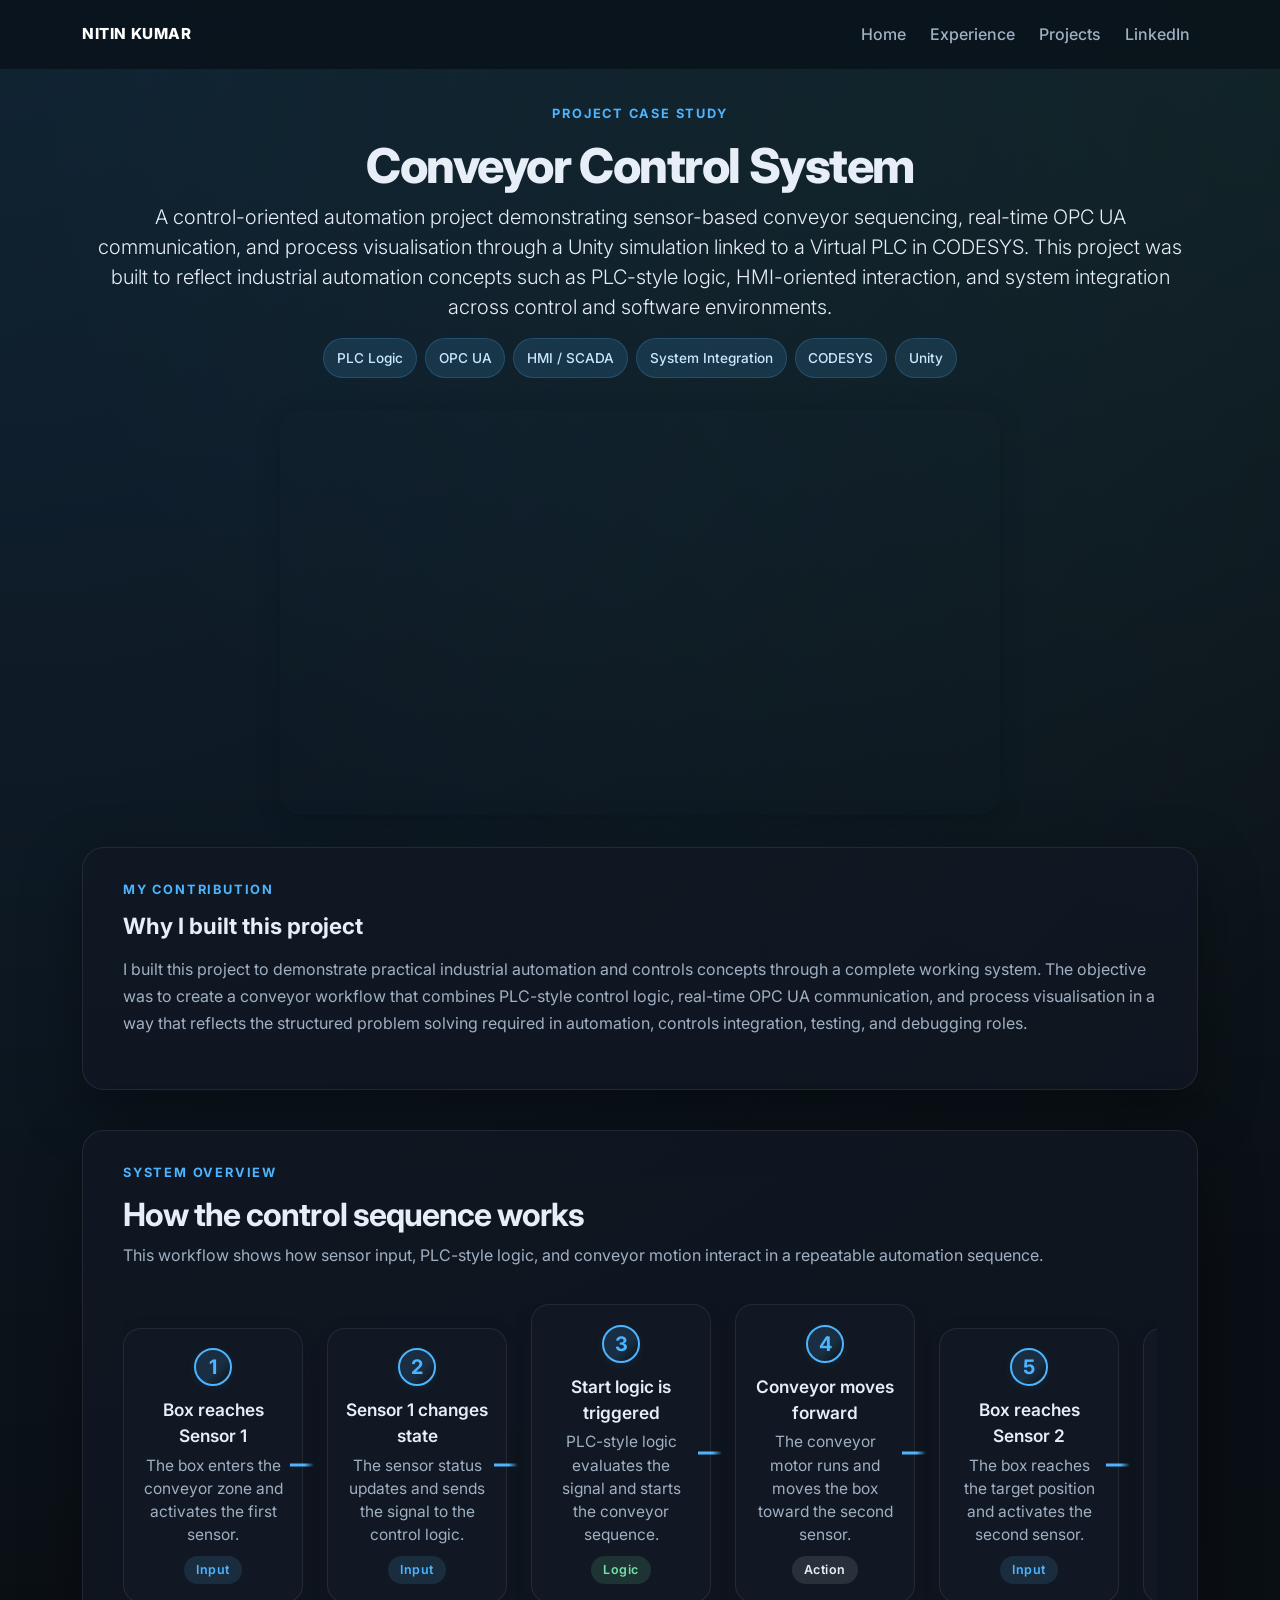
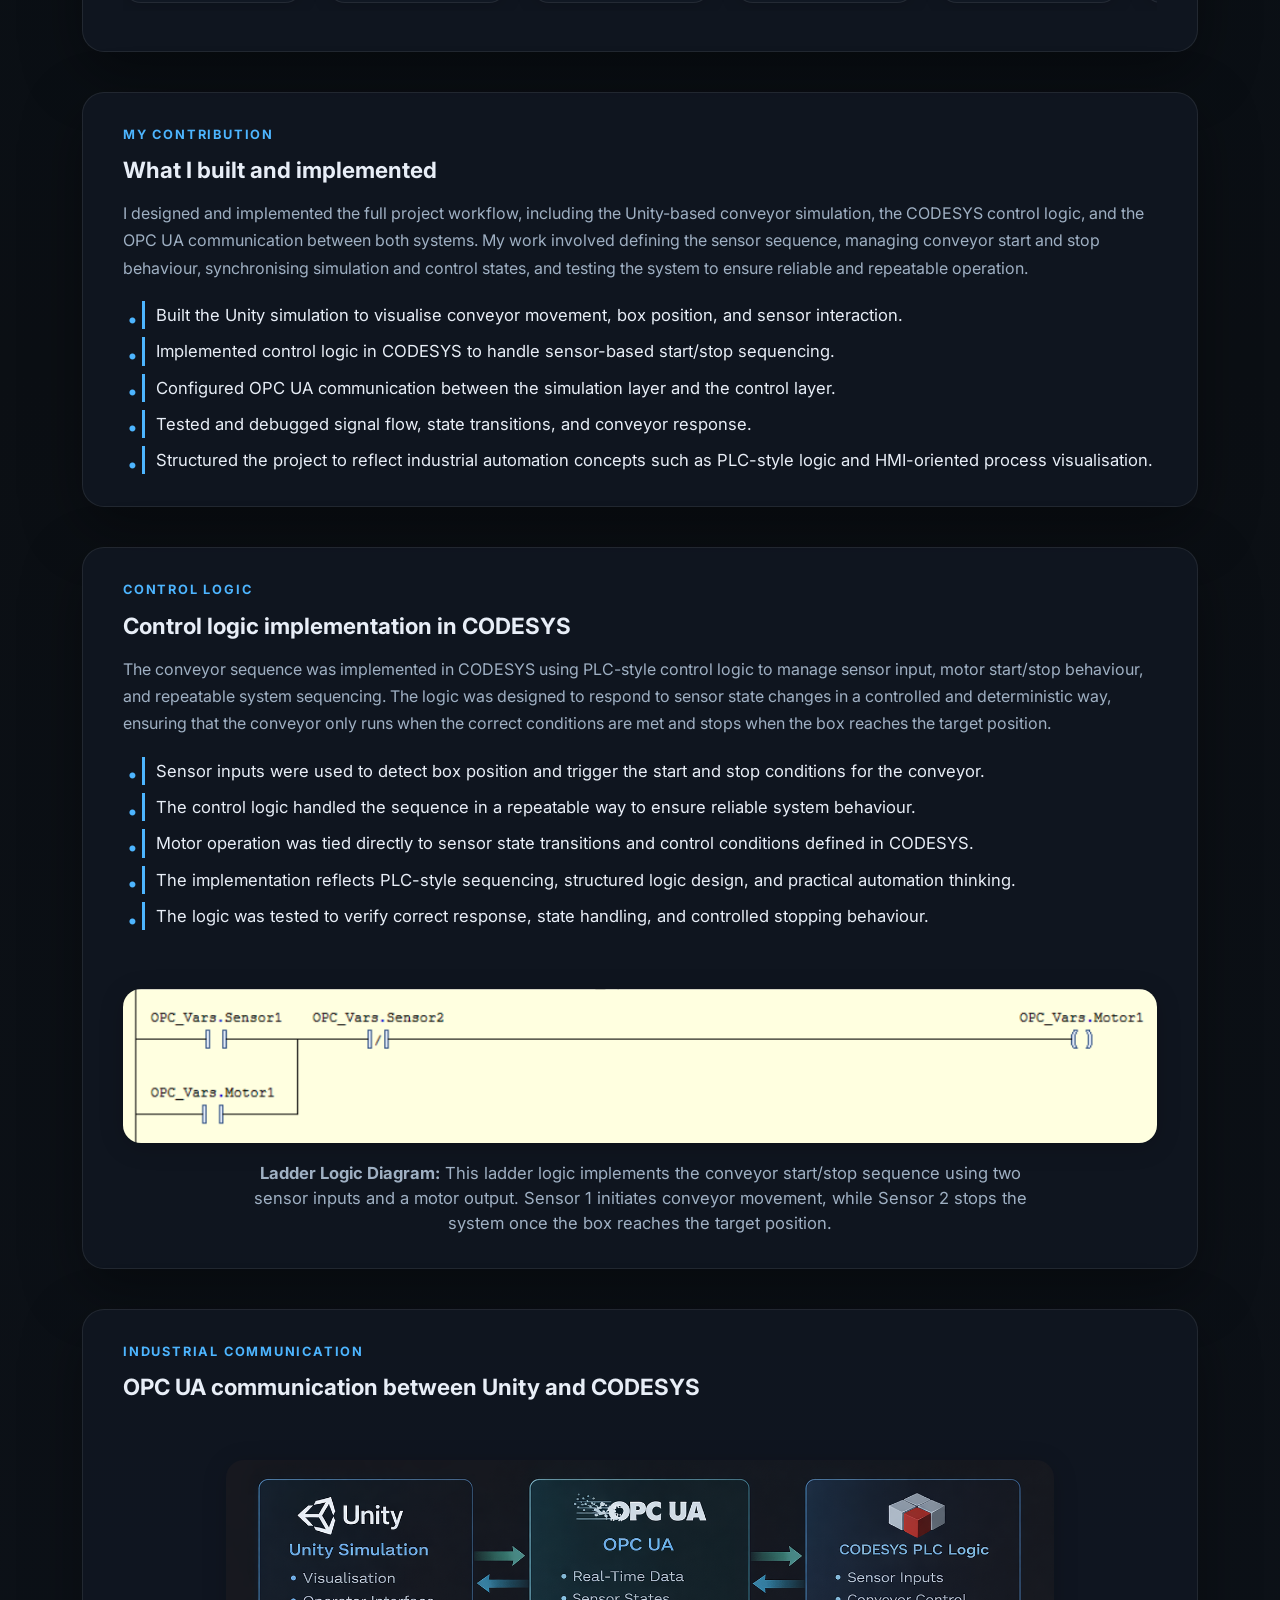
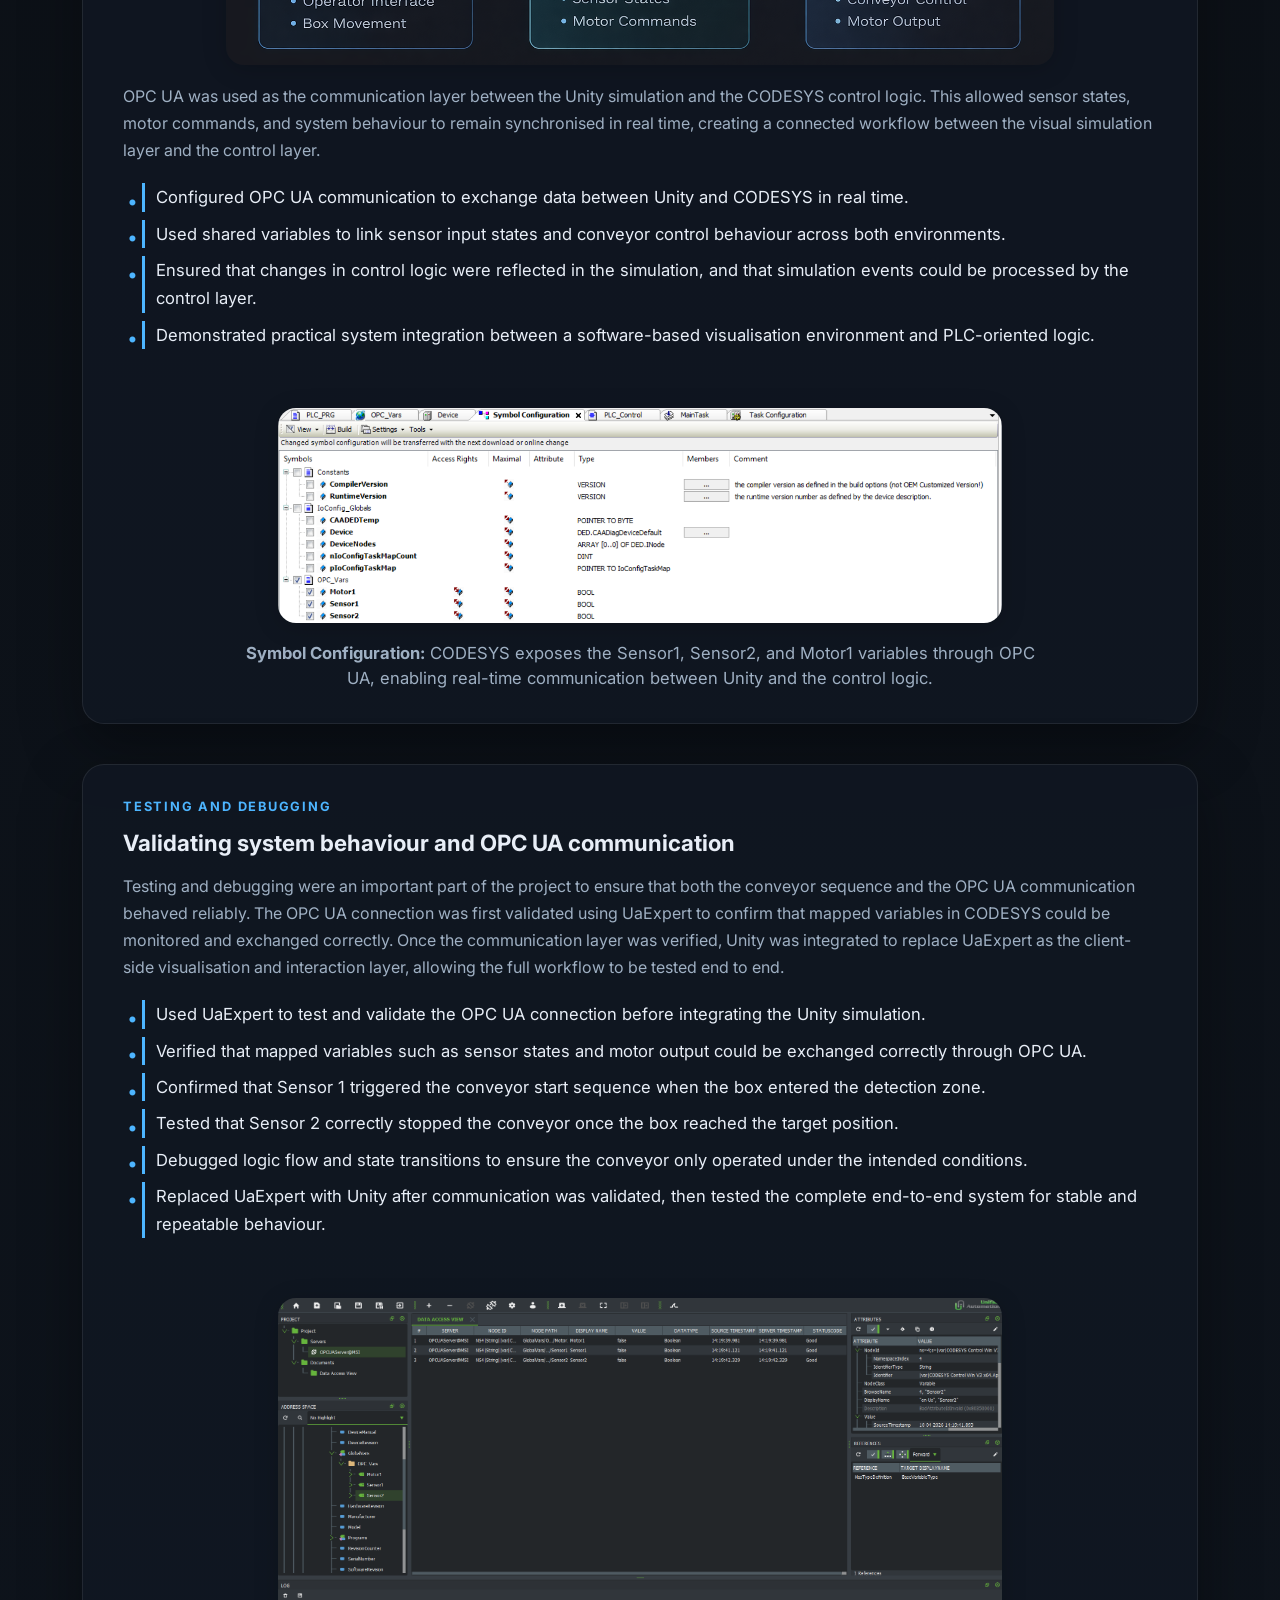
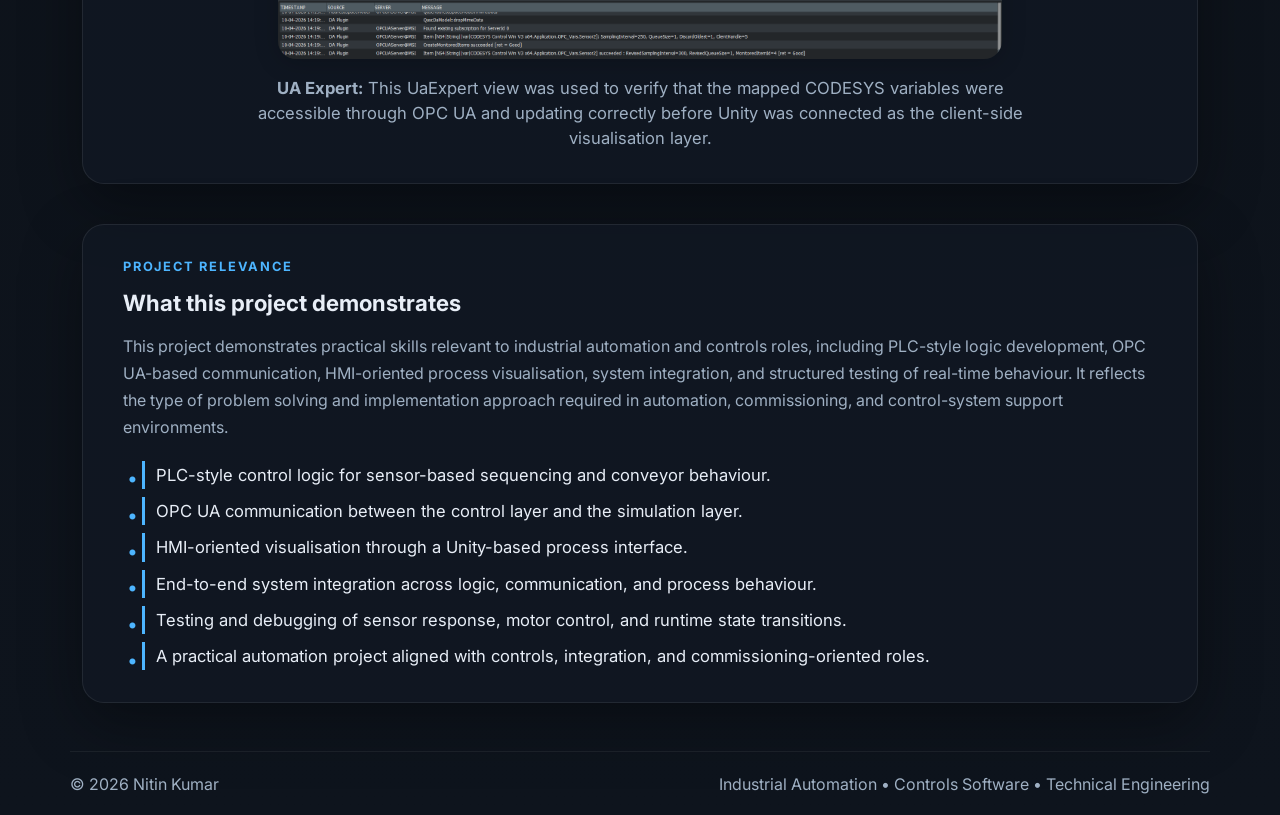
<file: DetailedProjects/Conveyor/conveyor.html>
<!DOCTYPE html>
<html lang="en">
<head>
  <meta charset="UTF-8" />
  <meta name="viewport" content="width=device-width, initial-scale=1.0" />
  <title>Conveyor System | Detailed Project</title>
  <meta name="description" content="Technical details and explanations for the Conveyor System project by Nitin Kumar." />
  <link href="https://cdn.jsdelivr.net/npm/bootstrap@5.3.2/dist/css/bootstrap.min.css" rel="stylesheet" crossorigin="anonymous" />
  <link href="https://unpkg.com/boxicons@2.1.4/css/boxicons.min.css" rel="stylesheet" />
  <link rel="preconnect" href="https://fonts.googleapis.com" />
  <link rel="preconnect" href="https://fonts.gstatic.com" crossorigin />
  <link href="https://fonts.googleapis.com/css2?family=Inter:wght@400;500;600;700;800&display=swap" rel="stylesheet" />
  <style>

            .contribution-list {
              margin: 1.2rem 0 0 0;
              padding-left: 1.2rem;
              color: var(--text);
              font-size: 1.04rem;
              line-height: 1.7;
            }
            .contribution-list li {
              margin-bottom: 0.5rem;
              background: none;
              border-left: 3px solid var(--accent);
              padding-left: 0.7rem;
              list-style: none;
              position: relative;
              transition: border-color 0.2s;
            }
            .contribution-list li::before {
              content: '\2022';
              color: var(--accent);
              font-weight: bold;
              position: absolute;
              left: -1.1rem;
              font-size: 1.2rem;
              top: 0.1rem;
            }
            .contribution-list li:last-child {
              margin-bottom: 0;
            }

    /* Custom Scrollbar for Workflow Timeline */
    .workflow-timeline {
      scrollbar-width: thin;
      scrollbar-color: #4db5ff #111823;
    }
    .workflow-timeline::-webkit-scrollbar {
      height: 10px;
      background: #111823;
      border-radius: 8px;
    }
    .workflow-timeline::-webkit-scrollbar-thumb {
      background: linear-gradient(90deg, #4db5ff 40%, #111823 100%);
      border-radius: 8px;
      border: 2px solid #0b0f14;
    }
    .workflow-timeline::-webkit-scrollbar-thumb:hover {
      background: linear-gradient(90deg, #73e2a7 0%, #4db5ff 100%);
    }
.workflow-timeline {
            width: 100%;
            overflow-x: auto;
            padding-bottom: 0.5rem;
          }
          .workflow-steps {
            display: flex;
            flex-direction: row;
            justify-content: space-between;
            align-items: flex-end;
            gap: 1.5rem;
            position: relative;
            min-width: 900px;
            margin: 0 auto;
          }
          .workflow-step {
            background: var(--bg-soft);
            border: 1.5px solid var(--panel-border);
            border-radius: 18px;
            box-shadow: 0 4px 18px rgba(0,0,0,0.13);
            padding: 1.2rem 1.1rem 1.1rem 1.1rem;
            min-width: 180px;
            max-width: 210px;
            flex: 1 1 180px;
            display: flex;
            flex-direction: column;
            align-items: center;
            position: relative;
            transition: box-shadow 0.18s, border-color 0.18s, transform 0.18s;
            cursor: default;
          }
          .workflow-step:hover {
            box-shadow: 0 8px 32px rgba(77,181,255,0.13), 0 2px 8px rgba(0,0,0,0.18);
            border-color: var(--accent);
            transform: translateY(-4px) scale(1.025);
            z-index: 2;
          }
          .workflow-step:not(:last-child)::after {
            content: '';
            position: absolute;
            top: 50%;
            right: -0.75rem;
            width: 1.5rem;
            height: 3px;
            background: linear-gradient(90deg, var(--accent) 60%, transparent 100%);
            z-index: 1;
            transform: translateY(-50%);
          }
          .step-circle {
            width: 38px;
            height: 38px;
            background: linear-gradient(135deg, var(--accent-soft) 60%, var(--bg) 100%);
            border: 2px solid var(--accent);
            border-radius: 50%;
            color: var(--accent);
            font-weight: 700;
            font-size: 1.25rem;
            display: flex;
            align-items: center;
            justify-content: center;
            margin-bottom: 0.7rem;
            box-shadow: 0 2px 8px rgba(77,181,255,0.08);
          }
          .step-content {
            text-align: center;
          }
          .step-title {
            font-size: 1.08rem;
            font-weight: 600;
            color: var(--text);
            margin-bottom: 0.3rem;
          }
          .step-desc {
            font-size: 0.97rem;
            color: var(--muted);
            margin-bottom: 0.5rem;
          }
          .step-label {
            display: inline-block;
            font-size: 0.78rem;
            font-weight: 600;
            padding: 0.22rem 0.7rem;
            border-radius: 999px;
            margin-top: 0.1rem;
            letter-spacing: 0.04em;
            background: var(--panel-border);
            color: var(--muted);
            border: 1px solid transparent;
            transition: background 0.18s, color 0.18s;
          }
          .step-label.input { background: rgba(77,181,255,0.13); color: #4db5ff; }
          .step-label.logic { background: rgba(115,226,167,0.13); color: #73e2a7; }
          .step-label.action { background: rgba(255,255,255,0.10); color: #e8eef7; }
          .step-label.output { background: rgba(255,255,255,0.18); color: #e8eef7; }

          /* Responsive Styles */
          @media (max-width: 1100px) {
            .workflow-steps { min-width: 700px; }
          }
          @media (max-width: 900px) {
            .workflow-steps { min-width: 500px; }
          }
          @media (max-width: 767px) {
            .workflow-steps {
              flex-direction: column;
              min-width: 0;
              gap: 1.2rem;
              align-items: stretch;
            }
            .workflow-step {
              max-width: 100%;
              min-width: 0;
              width: 100%;
              margin: 0 auto;
            }
            .workflow-step:not(:last-child)::after {
              content: '';
              position: absolute;
              left: 50%;
              top: 100%;
              width: 3px;
              height: 1.5rem;
              background: linear-gradient(180deg, var(--accent) 60%, transparent 100%);
              right: auto;
              top: auto;
              bottom: -1.5rem;
              transform: translateX(-50%);
            }
          }

    :root {
      --bg: #0b0f14;
      --bg-soft: #111823;
      --panel: rgba(17, 24, 35, 0.78);
      --panel-border: rgba(255, 255, 255, 0.08);
      --text: #e8eef7;
      --muted: #9fb0c3;
      --accent: #4db5ff;
      --accent-soft: rgba(77, 181, 255, 0.14);
      --success: #73e2a7;
      --shadow: 0 20px 60px rgba(0, 0, 0, 0.35);
      --radius: 22px;
    }
    * { box-sizing: border-box; margin: 0; padding: 0; }
    html { scroll-behavior: smooth; }
    body {
      font-family: 'Inter', sans-serif;
      background:
        radial-gradient(circle at top left, rgba(77, 181, 255, 0.12), transparent 28%),
        radial-gradient(circle at top right, rgba(115, 226, 167, 0.08), transparent 22%),
        linear-gradient(180deg, #081018 0%, #0b0f14 35%, #0e141d 100%);
      color: var(--text);
      overflow-x: hidden;
    }
    a { color: inherit; text-decoration: none; }
    .navbar {
      background: rgba(8, 16, 24, 0.76);
      backdrop-filter: blur(16px);
      border-bottom: 1px solid rgba(255, 255, 255, 0.06);
      padding: 0.9rem 0;
    }
    .navbar-brand {
      font-weight: 800;
      letter-spacing: 0.04em;
      text-transform: uppercase;
      font-size: 0.95rem;
    }
    .nav-link {
      color: var(--muted) !important;
      font-weight: 500;
      transition: 0.2s ease;
    }
    .nav-link:hover, .nav-link:focus {
      color: var(--text) !important;
    }
    .section-heading {
      margin-bottom: 2rem;
      text-align: center;
    }
    .section-kicker {
      color: var(--accent);
      text-transform: uppercase;
      font-weight: 700;
      font-size: 0.8rem;
      letter-spacing: 0.14em;
      margin-bottom: 0.85rem;
    }
    .section-title {
      font-size: clamp(1.9rem, 4vw, 3rem);
      font-weight: 800;
      letter-spacing: -0.03em;
    }
    .project-panel {
      background: var(--panel);
      border: 1px solid var(--panel-border);
      border-radius: var(--radius);
      box-shadow: var(--shadow);
      padding: 2rem 2.5rem;
      margin-bottom: 2.5rem;
    }
    .project-panel img {
      max-width: 100%;
      border-radius: var(--radius);
      margin: 1.5rem 0;
      box-shadow: 0 4px 24px rgba(0,0,0,0.18);
    }
    .project-panel h2 {
      font-size: 1.4rem;
      font-weight: 700;
      margin-bottom: 1rem;
    }
    .project-panel p {
      color: var(--muted);
      line-height: 1.7;
      margin-bottom: 1.2rem;
    }
    @media (max-width: 767px) {
      .project-panel { padding: 1.2rem; }
    }
  </style>
</head>
<body>
  <nav class="navbar navbar-expand-lg navbar-dark fixed-top">
    <div class="container">
      <a class="navbar-brand" href="../index.html">Nitin Kumar</a>
      <button class="navbar-toggler" type="button" data-bs-toggle="collapse" data-bs-target="#navbarNav" aria-controls="navbarNav" aria-expanded="false" aria-label="Toggle navigation">
        <span class="navbar-toggler-icon"></span>
      </button>
      <div class="collapse navbar-collapse" id="navbarNav">
        <ul class="navbar-nav ms-auto align-items-lg-center gap-lg-2">
          <li class="nav-item"><a class="nav-link" href="../../index.html">Home</a></li>
          <li class="nav-item"><a class="nav-link" href="../../experience.html">Experience</a></li>
          <li class="nav-item"><a class="nav-link" href="../../projects.html">Projects</a></li>
          <li class="nav-item"><a class="nav-link" href="https://www.linkedin.com/in/r-nitin-kumar/" target="_blank">LinkedIn</a></li>
        </ul>
      </div>
    </div>
  </nav>

  <section style="padding-top: 6.5rem;">
    <div class="container">
      <div class="section-heading">
        <div class="section-kicker">Project Case Study</div>
        <h1 class="section-title">Conveyor Control System</h1>
        <p class="lead">A control-oriented automation project demonstrating sensor-based conveyor sequencing, real-time OPC UA communication, and process visualisation through a Unity simulation linked to a Virtual PLC in CODESYS. This project was built to reflect industrial automation concepts such as PLC-style logic, HMI-oriented interaction, and system integration across control and software environments.</p>
        <div style="display: flex; justify-content: center; gap: 0.5rem; flex-wrap: wrap; margin-top: 1rem;">
          <span class="chip" style="background: var(--accent-soft); color: #cbe7ff; border: 1px solid rgba(77, 181, 255, 0.2); padding: 0.55rem 0.8rem; border-radius: 999px; font-size: 0.85rem; font-weight: 500;">PLC Logic</span>
          <span class="chip" style="background: var(--accent-soft); color: #cbe7ff; border: 1px solid rgba(77, 181, 255, 0.2); padding: 0.55rem 0.8rem; border-radius: 999px; font-size: 0.85rem; font-weight: 500;">OPC UA</span>
          <span class="chip" style="background: var(--accent-soft); color: #cbe7ff; border: 1px solid rgba(77, 181, 255, 0.2); padding: 0.55rem 0.8rem; border-radius: 999px; font-size: 0.85rem; font-weight: 500;">HMI / SCADA</span>
          <span class="chip" style="background: var(--accent-soft); color: #cbe7ff; border: 1px solid rgba(77, 181, 255, 0.2); padding: 0.55rem 0.8rem; border-radius: 999px; font-size: 0.85rem; font-weight: 500;">System Integration</span>
          <span class="chip" style="background: var(--accent-soft); color: #cbe7ff; border: 1px solid rgba(77, 181, 255, 0.2); padding: 0.55rem 0.8rem; border-radius: 999px; font-size: 0.85rem; font-weight: 500;">CODESYS</span>
          <span class="chip" style="background: var(--accent-soft); color: #cbe7ff; border: 1px solid rgba(77, 181, 255, 0.2); padding: 0.55rem 0.8rem; border-radius: 999px; font-size: 0.85rem; font-weight: 500;">Unity</span>
        </div>
        <div class="video-responsive" style="margin: 2rem auto 0 auto; max-width: 720px; box-shadow: 0 4px 24px rgba(0,0,0,0.18); border-radius: var(--radius); overflow: hidden;">
          <div style="position: relative; width: 100%; padding-bottom: 56.25%; height: 0;">
            <iframe
              src="https://www.youtube.com/embed/hfopJzobcOE?autoplay=1&mute=1&loop=1&playlist=hfopJzobcOE&controls=0&playsinline=1&rel=0"
              title="YouTube video player"
              frameborder="0"
              allow="autoplay; encrypted-media; picture-in-picture"
              allowfullscreen
              style="position:absolute; top:0; left:0; width:100%; height:100%; border:0; pointer-events:none;"
            ></iframe>
          </div>
        </div>
      </div>

      <div class="project-panel">
        <div class="section-kicker">My Contribution</div>
        <h2>Why I built this project</h2>
        <p>I built this project to demonstrate practical industrial automation and controls concepts through a complete working system. The objective was to create a conveyor workflow that combines PLC-style control logic, real-time OPC UA communication, and process visualisation in a way that reflects the structured problem solving required in automation, controls integration, testing, and debugging roles.</p>
      </div>

      <!-- System Workflow Section -->
      <div class="project-panel" style="padding-bottom: 2.5rem;">
        <div class="section-kicker">System Overview</div>
        <h2 class="section-title" style="font-size:2rem; text-align:left; margin-bottom:0.5rem;">How the control sequence works</h2>
        <p style="color:var(--muted); margin-bottom:2.2rem;">This workflow shows how sensor input, PLC-style logic, and conveyor motion interact in a repeatable automation sequence.</p>
        <div class="workflow-timeline">
          <div class="workflow-steps">
            <div class="workflow-step" data-label="Input">
              <div class="step-circle">1</div>
              <div class="step-content">
                <div class="step-title">Box reaches Sensor 1</div>
                <div class="step-desc">The box enters the conveyor zone and activates the first sensor.</div>
                <span class="step-label input">Input</span>
              </div>
            </div>
            <div class="workflow-step" data-label="Input">
              <div class="step-circle">2</div>
              <div class="step-content">
                <div class="step-title">Sensor 1 changes state</div>
                <div class="step-desc">The sensor status updates and sends the signal to the control logic.</div>
                <span class="step-label input">Input</span>
              </div>
            </div>
            <div class="workflow-step" data-label="Logic">
              <div class="step-circle">3</div>
              <div class="step-content">
                <div class="step-title">Start logic is triggered</div>
                <div class="step-desc">PLC-style logic evaluates the signal and starts the conveyor sequence.</div>
                <span class="step-label logic">Logic</span>
              </div>
            </div>
            <div class="workflow-step" data-label="Action">
              <div class="step-circle">4</div>
              <div class="step-content">
                <div class="step-title">Conveyor moves forward</div>
                <div class="step-desc">The conveyor motor runs and moves the box toward the second sensor.</div>
                <span class="step-label action">Action</span>
              </div>
            </div>
            <div class="workflow-step" data-label="Input">
              <div class="step-circle">5</div>
              <div class="step-content">
                <div class="step-title">Box reaches Sensor 2</div>
                <div class="step-desc">The box reaches the target position and activates the second sensor.</div>
                <span class="step-label input">Input</span>
              </div>
            </div>
            <div class="workflow-step" data-label="Logic">
              <div class="step-circle">6</div>
              <div class="step-content">
                <div class="step-title">Stop logic is triggered</div>
                <div class="step-desc">The control logic responds to Sensor 2 and issues the stop command.</div>
                <span class="step-label logic">Logic</span>
              </div>
            </div>
            <div class="workflow-step" data-label="Output">
              <div class="step-circle">7</div>
              <div class="step-content">
                <div class="step-title">Conveyor stops</div>
                <div class="step-desc">The system stops movement and completes the cycle in a controlled, repeatable way.</div>
                <span class="step-label output">Output</span>
              </div>
            </div>
          </div>
        </div>
      </div>

      <div class="project-panel">
        <div class="section-kicker">My Contribution</div>
        <h2>What I built and implemented</h2>
        <p>I designed and implemented the full project workflow, including the Unity-based conveyor simulation, the CODESYS control logic, and the OPC UA communication between both systems. My work involved defining the sensor sequence, managing conveyor start and stop behaviour, synchronising simulation and control states, and testing the system to ensure reliable and repeatable operation.</p>
        <ul class="contribution-list">
          <li>Built the Unity simulation to visualise conveyor movement, box position, and sensor interaction.</li>
          <li>Implemented control logic in CODESYS to handle sensor-based start/stop sequencing.</li>
          <li>Configured OPC UA communication between the simulation layer and the control layer.</li>
          <li>Tested and debugged signal flow, state transitions, and conveyor response.</li>
          <li>Structured the project to reflect industrial automation concepts such as PLC-style logic and HMI-oriented process visualisation.</li>
        </ul>
      </div>

      <div class="project-panel">
        <div class="section-kicker">Control Logic</div>
        <h2>Control logic implementation in CODESYS</h2>
        <p>The conveyor sequence was implemented in CODESYS using PLC-style control logic to manage sensor input, motor start/stop behaviour, and repeatable system sequencing. The logic was designed to respond to sensor state changes in a controlled and deterministic way, ensuring that the conveyor only runs when the correct conditions are met and stops when the box reaches the target position.</p>
        <ul class="contribution-list">
          <li>Sensor inputs were used to detect box position and trigger the start and stop conditions for the conveyor.</li>
          <li>The control logic handled the sequence in a repeatable way to ensure reliable system behaviour.</li>
          <li>Motor operation was tied directly to sensor state transitions and control conditions defined in CODESYS.</li>
          <li>The implementation reflects PLC-style sequencing, structured logic design, and practical automation thinking.</li>
          <li>The logic was tested to verify correct response, state handling, and controlled stopping behaviour.</li>
        </ul>
        <div style="margin-top:2.2rem; text-align:center;">
          <img src="../../Projects/LadderLogic.png" alt="Ladder Logic Diagram" style="max-width:100%; border-radius:18px; box-shadow:0 4px 24px rgba(0,0,0,0.18); margin-bottom:1.1rem;">
          <div style="color:var(--muted); font-size:1.04rem; max-width:800px; margin:0 auto;">
            <strong>Ladder Logic Diagram:</strong> This ladder logic implements the conveyor start/stop sequence using two sensor inputs and a motor output. Sensor 1 initiates conveyor movement, while Sensor 2 stops the system once the box reaches the target position.
          </div>
        </div>
      </div>

      <div class="project-panel">
        <div class="section-kicker">Industrial Communication</div>
        <h2>OPC UA communication between Unity and CODESYS</h2>
        <div style="margin-top:2.2rem; text-align:center;">
          <img src="Pics/Flow.png" alt="Data Flow Diagram" style="max-width:80%; border-radius:18px; box-shadow:0 4px 24px rgba(0,0,0,0.18); margin-bottom:1.1rem;">
        </div>
        <p>OPC UA was used as the communication layer between the Unity simulation and the CODESYS control logic. This allowed sensor states, motor commands, and system behaviour to remain synchronised in real time, creating a connected workflow between the visual simulation layer and the control layer.</p>
        <ul class="contribution-list">
          <li>Configured OPC UA communication to exchange data between Unity and CODESYS in real time.</li>
          <li>Used shared variables to link sensor input states and conveyor control behaviour across both environments.</li>
          <li>Ensured that changes in control logic were reflected in the simulation, and that simulation events could be processed by the control layer.</li>
          <li>Demonstrated practical system integration between a software-based visualisation environment and PLC-oriented logic.</li>
        </ul>
        <div style="margin-top:2.2rem; text-align:center;">
          <img src="Pics/OpcUaVars.png" alt="Symbol Configuration" style="max-width:70%; border-radius:18px; box-shadow:0 4px 24px rgba(0,0,0,0.18); margin-bottom:1.1rem;">
          <div style="color:var(--muted); font-size:1.04rem; max-width:800px; margin:0 auto;">
            <strong>Symbol Configuration:</strong> CODESYS exposes the Sensor1, Sensor2, and Motor1 variables through OPC UA, enabling real-time communication between Unity and the control logic.
          </div>
        </div>
      </div>
      
      <div class="project-panel">
        <div class="section-kicker">Testing and Debugging</div>
        <h2>Validating system behaviour and OPC UA communication</h2>
        <p>Testing and debugging were an important part of the project to ensure that both the conveyor sequence and the OPC UA communication behaved reliably. The OPC UA connection was first validated using UaExpert to confirm that mapped variables in CODESYS could be monitored and exchanged correctly. Once the communication layer was verified, Unity was integrated to replace UaExpert as the client-side visualisation and interaction layer, allowing the full workflow to be tested end to end.</p>
        <ul class="contribution-list">
          <li>Used UaExpert to test and validate the OPC UA connection before integrating the Unity simulation.</li>
          <li>Verified that mapped variables such as sensor states and motor output could be exchanged correctly through OPC UA.</li>
          <li>Confirmed that Sensor 1 triggered the conveyor start sequence when the box entered the detection zone.</li>
          <li>Tested that Sensor 2 correctly stopped the conveyor once the box reached the target position.</li>
          <li>Debugged logic flow and state transitions to ensure the conveyor only operated under the intended conditions.</li>
          <li>Replaced UaExpert with Unity after communication was validated, then tested the complete end-to-end system for stable and repeatable behaviour.</li>
        </ul>
        <div style="margin-top:2.2rem; text-align:center;">
          <img src="Pics/uaexpert.png" alt="Symbol Configuration" style="max-width:70%; border-radius:18px; box-shadow:0 4px 24px rgba(0,0,0,0.18); margin-bottom:1.1rem;">
          <div style="color:var(--muted); font-size:1.04rem; max-width:800px; margin:0 auto;">
            <strong>UA Expert:</strong> This UaExpert view was used to verify that the mapped CODESYS variables were accessible through OPC UA and updating correctly before Unity was connected as the client-side visualisation layer.
          </div>
        </div>
      </div>
      
      <div class="project-panel">
        <div class="section-kicker">Project Relevance</div>
        <h2>What this project demonstrates</h2>
        <p>This project demonstrates practical skills relevant to industrial automation and controls roles, including PLC-style logic development, OPC UA-based communication, HMI-oriented process visualisation, system integration, and structured testing of real-time behaviour. It reflects the type of problem solving and implementation approach required in automation, commissioning, and control-system support environments.</p>
        <ul class="contribution-list">
          <li>PLC-style control logic for sensor-based sequencing and conveyor behaviour.</li>
          <li>OPC UA communication between the control layer and the simulation layer.</li>
          <li>HMI-oriented visualisation through a Unity-based process interface.</li>
          <li>End-to-end system integration across logic, communication, and process behaviour.</li>
          <li>Testing and debugging of sensor response, motor control, and runtime state transitions.</li>
          <li>A practical automation project aligned with controls, integration, and commissioning-oriented roles.</li>
        </ul>
      </div>
  </section>

    <footer style="margin-top: 3rem;">
      <div class="container d-flex flex-column flex-md-row justify-content-between gap-2" style="padding: 1.2rem 0; border-top: 1px solid rgba(255,255,255,0.06); color: var(--muted); font-size: 1rem;">
        <span>© 2026 Nitin Kumar</span>
        <span>Industrial Automation • Controls Software • Technical Engineering</span>
      </div>
    </footer>

    <script src="https://cdn.jsdelivr.net/npm/bootstrap@5.3.2/dist/js/bootstrap.bundle.min.js" crossorigin="anonymous"></script>
  </body>
  </html>
</file>
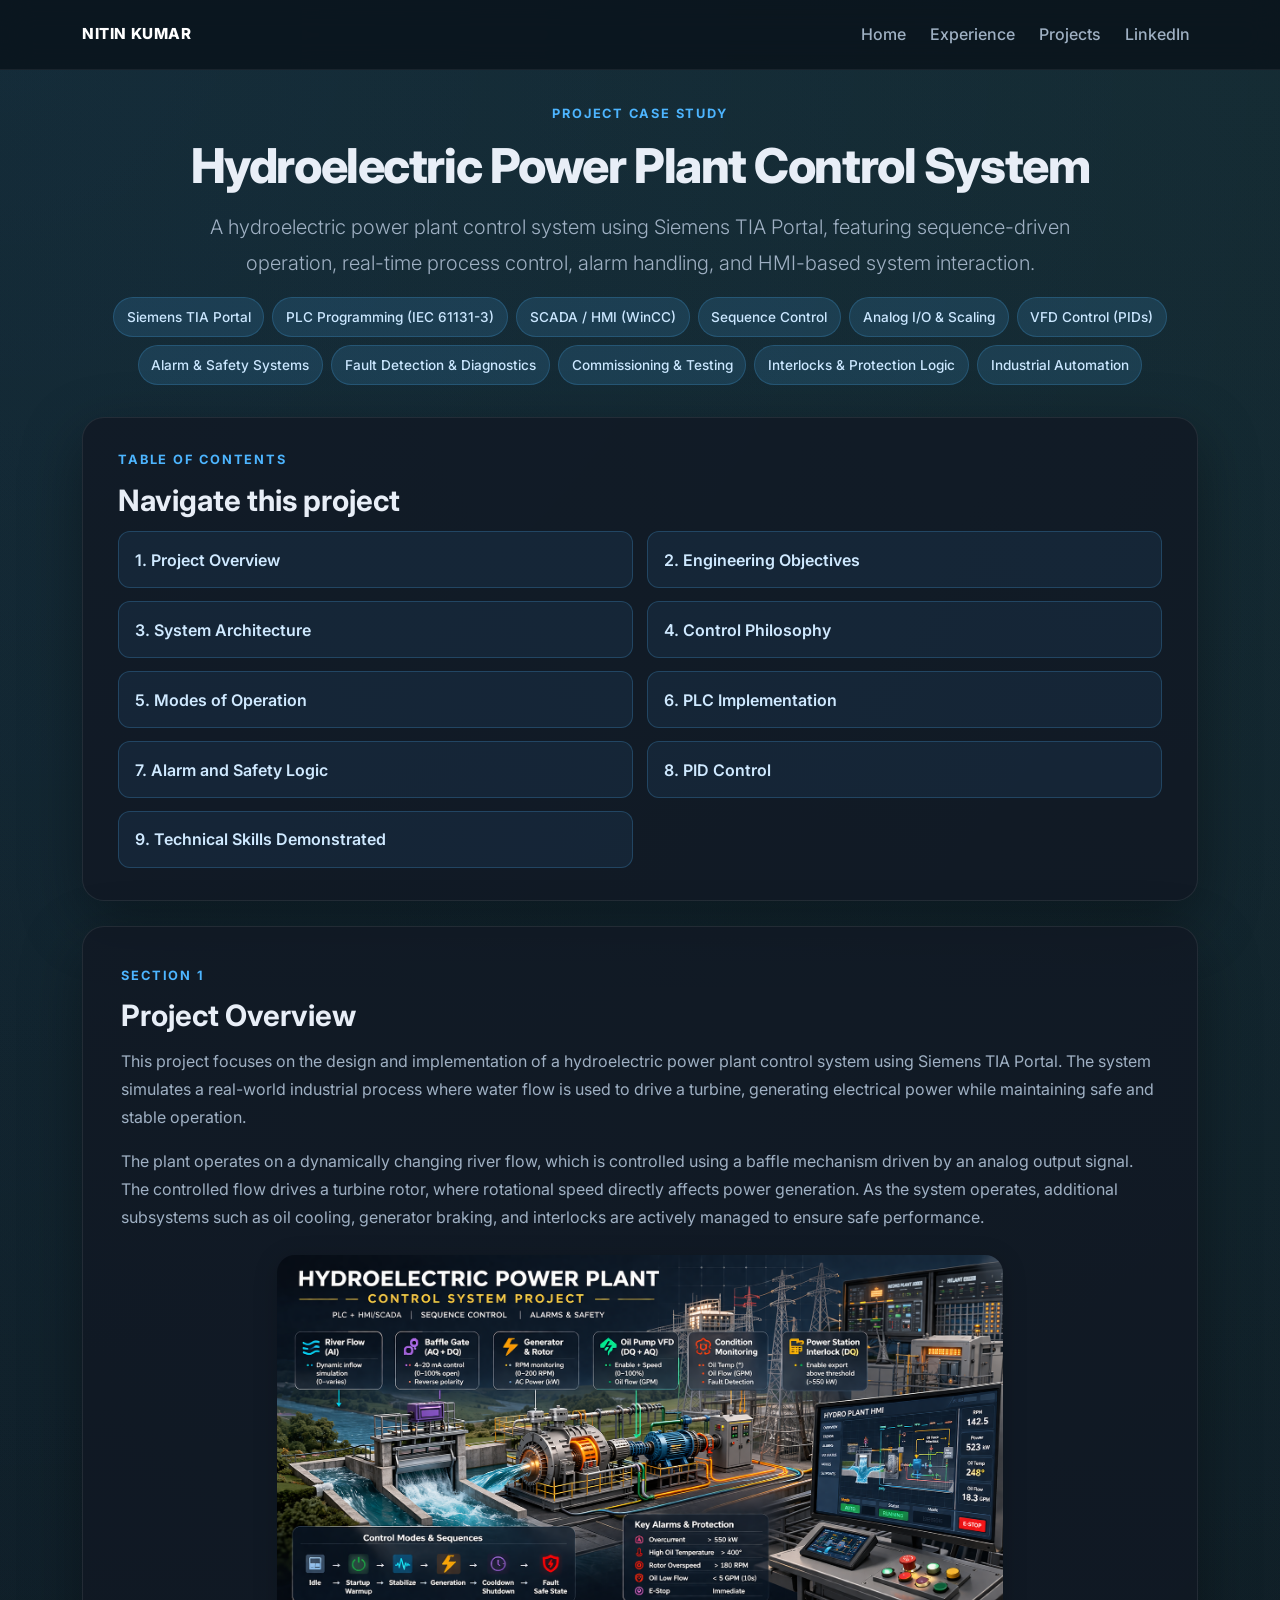
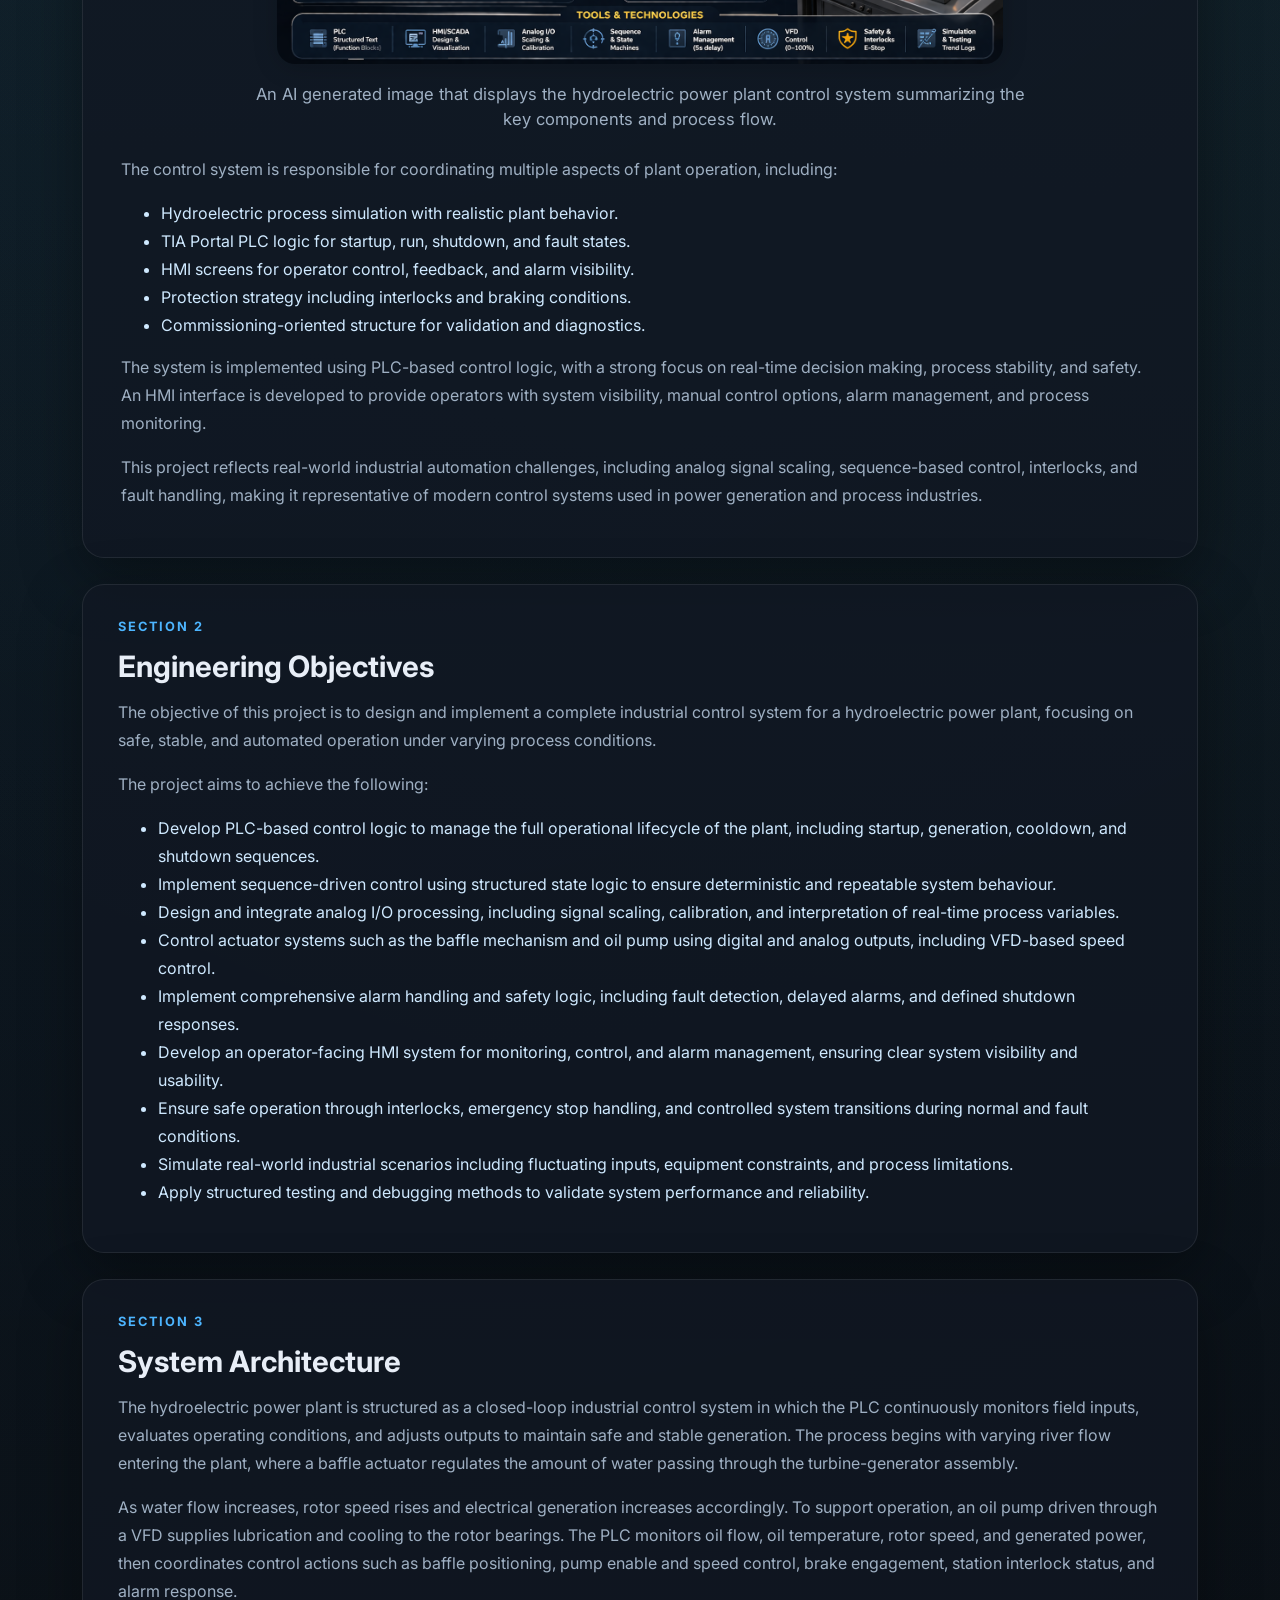
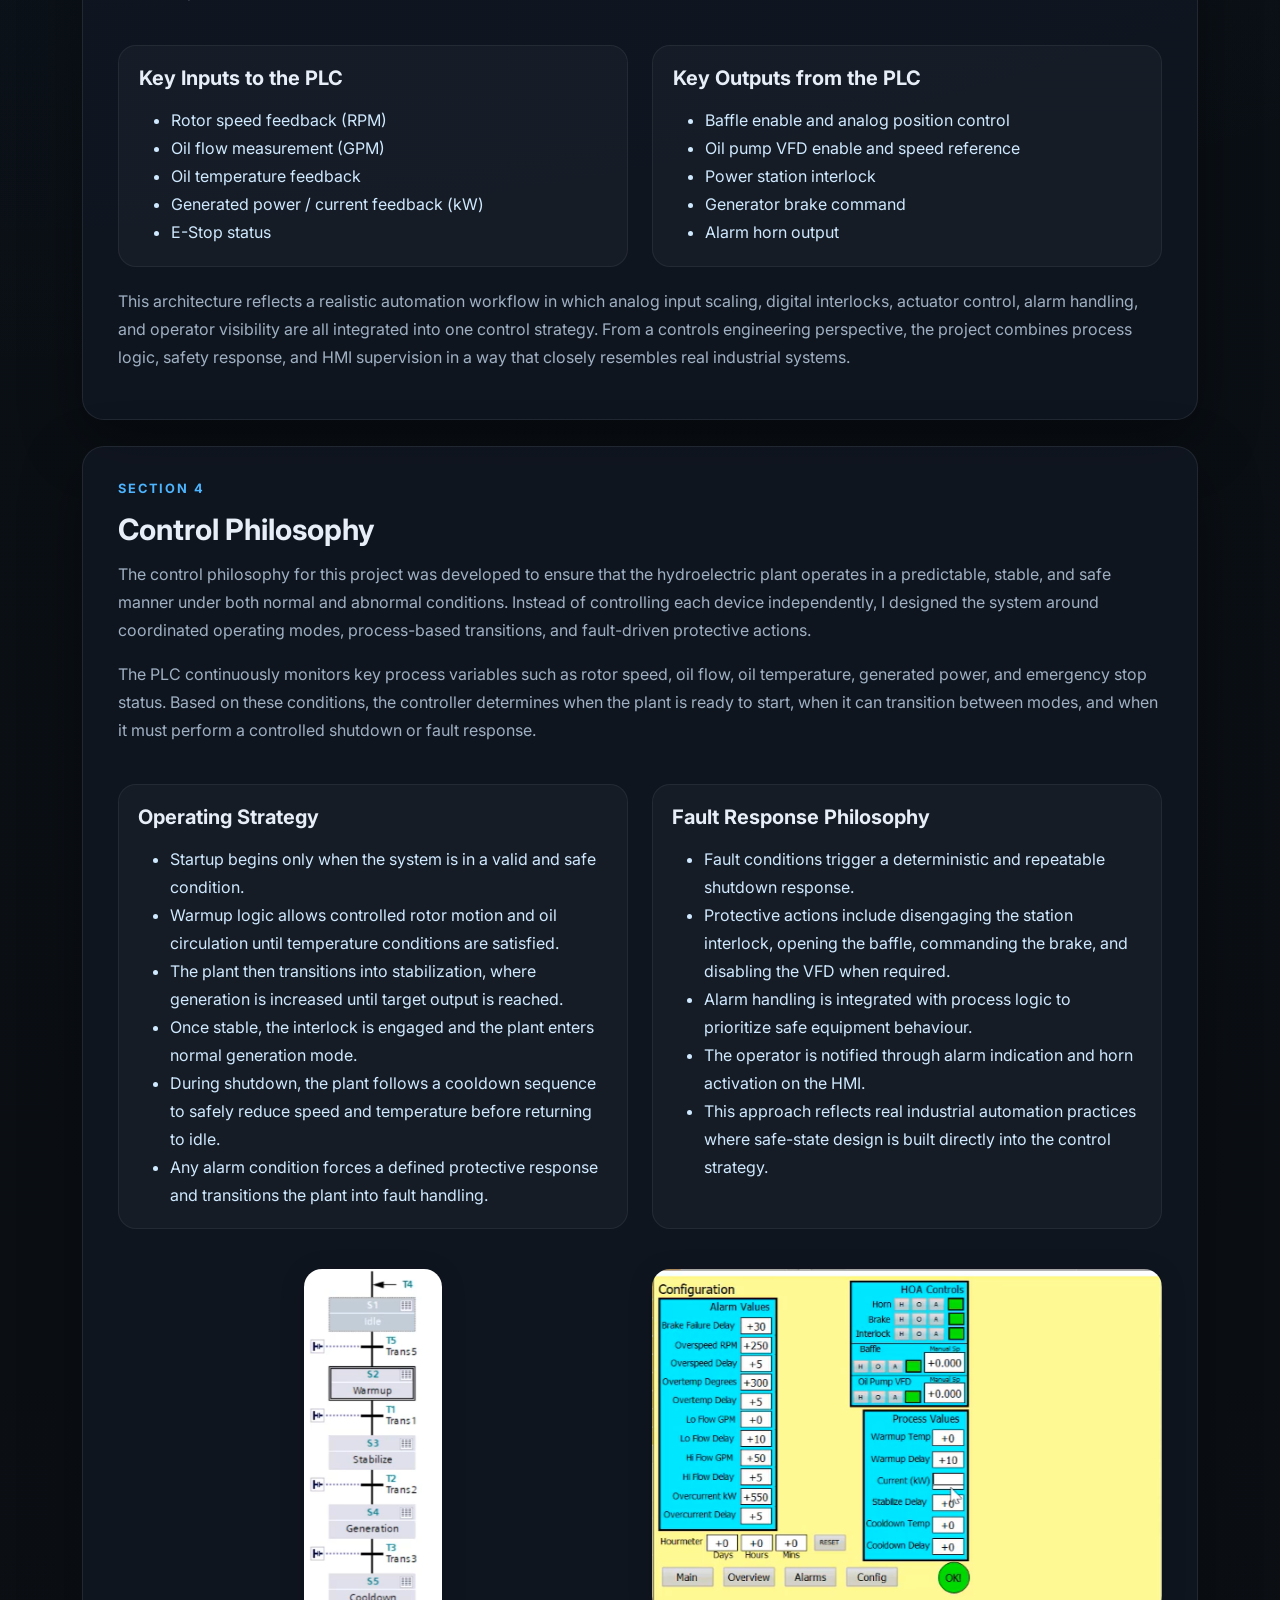
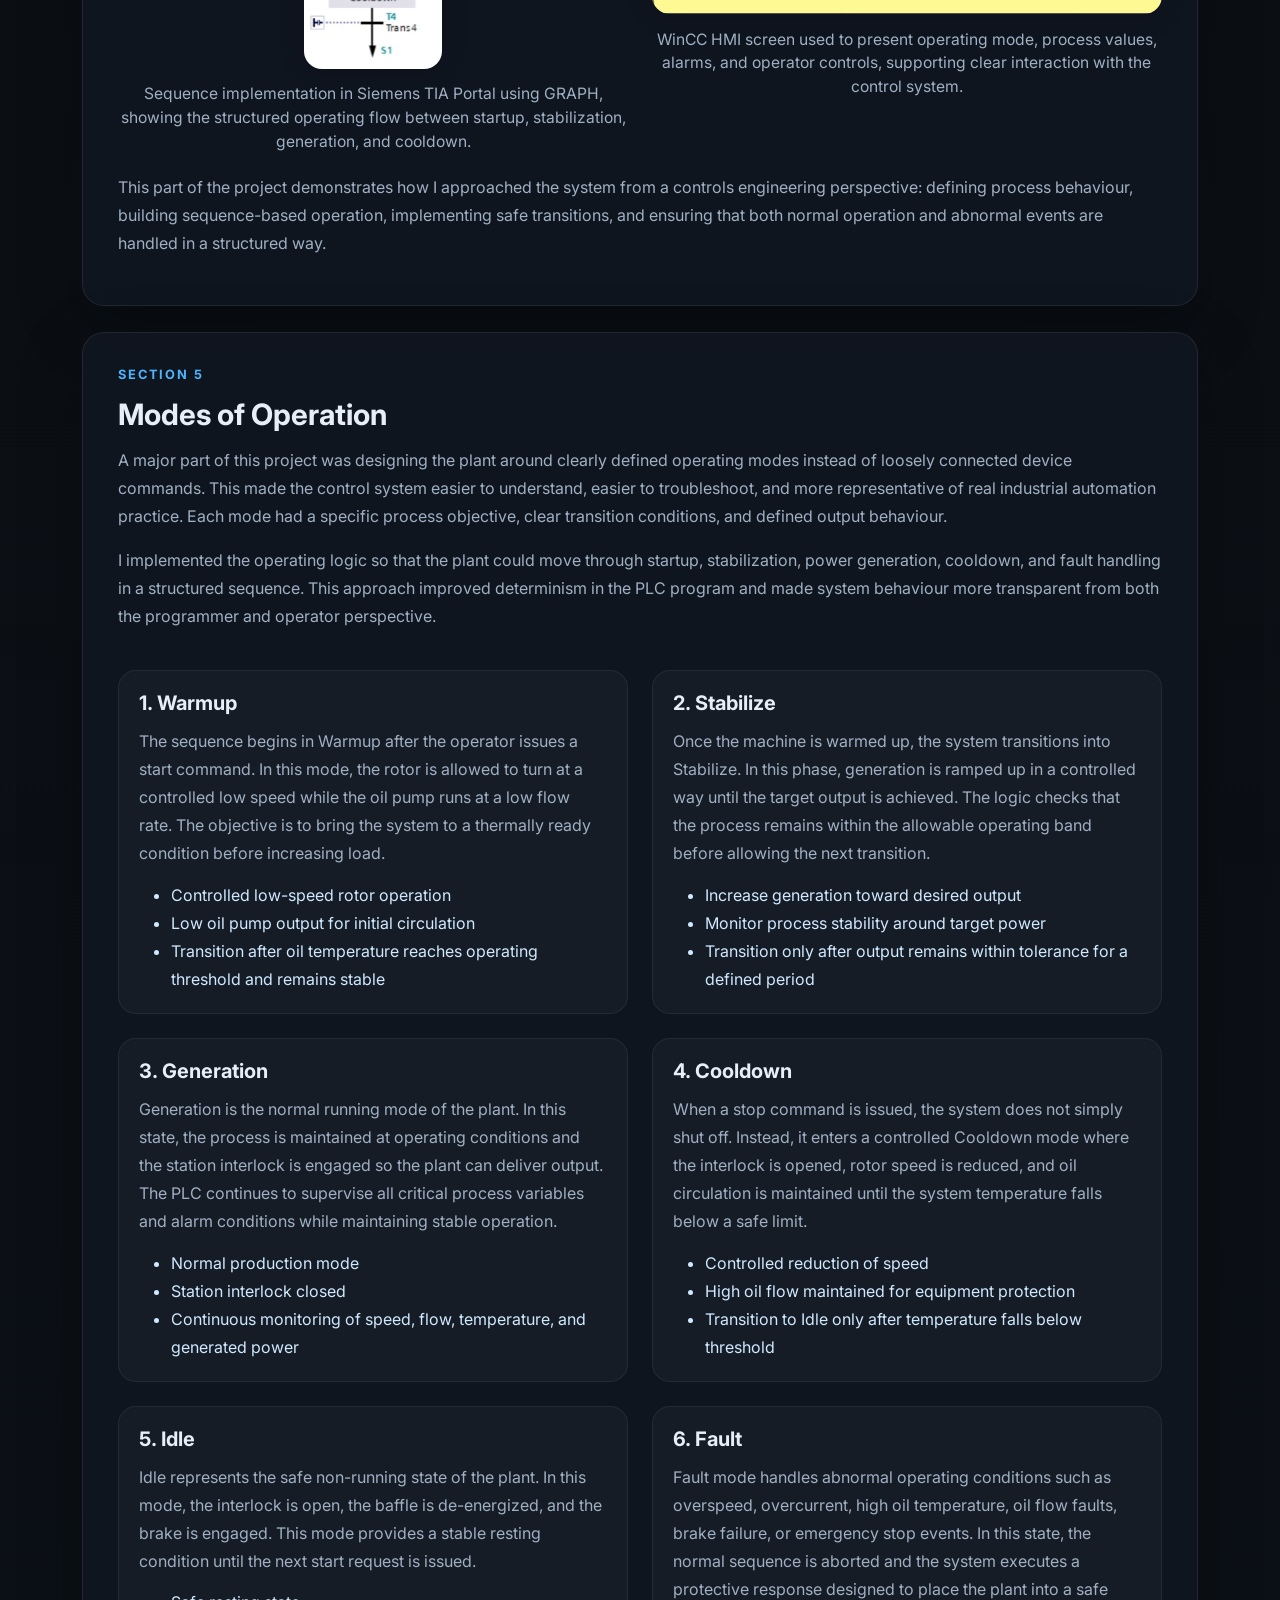
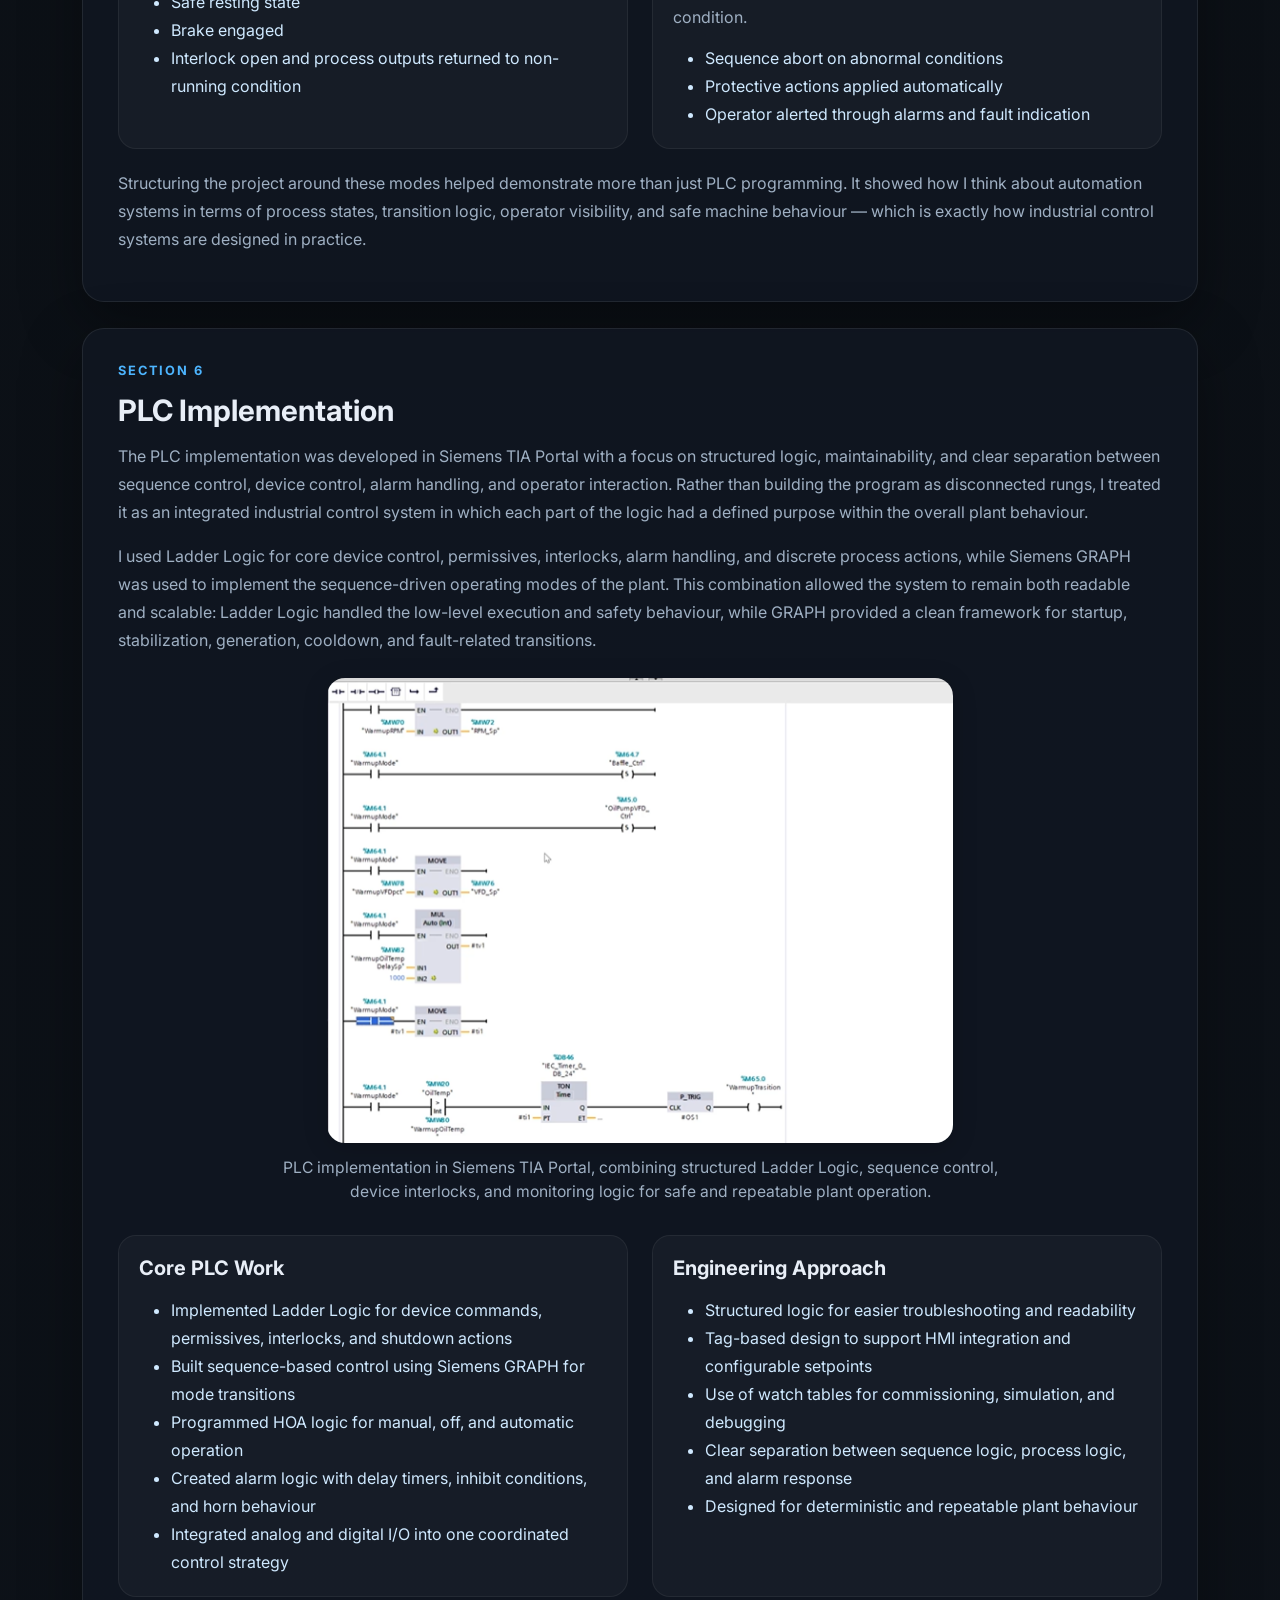
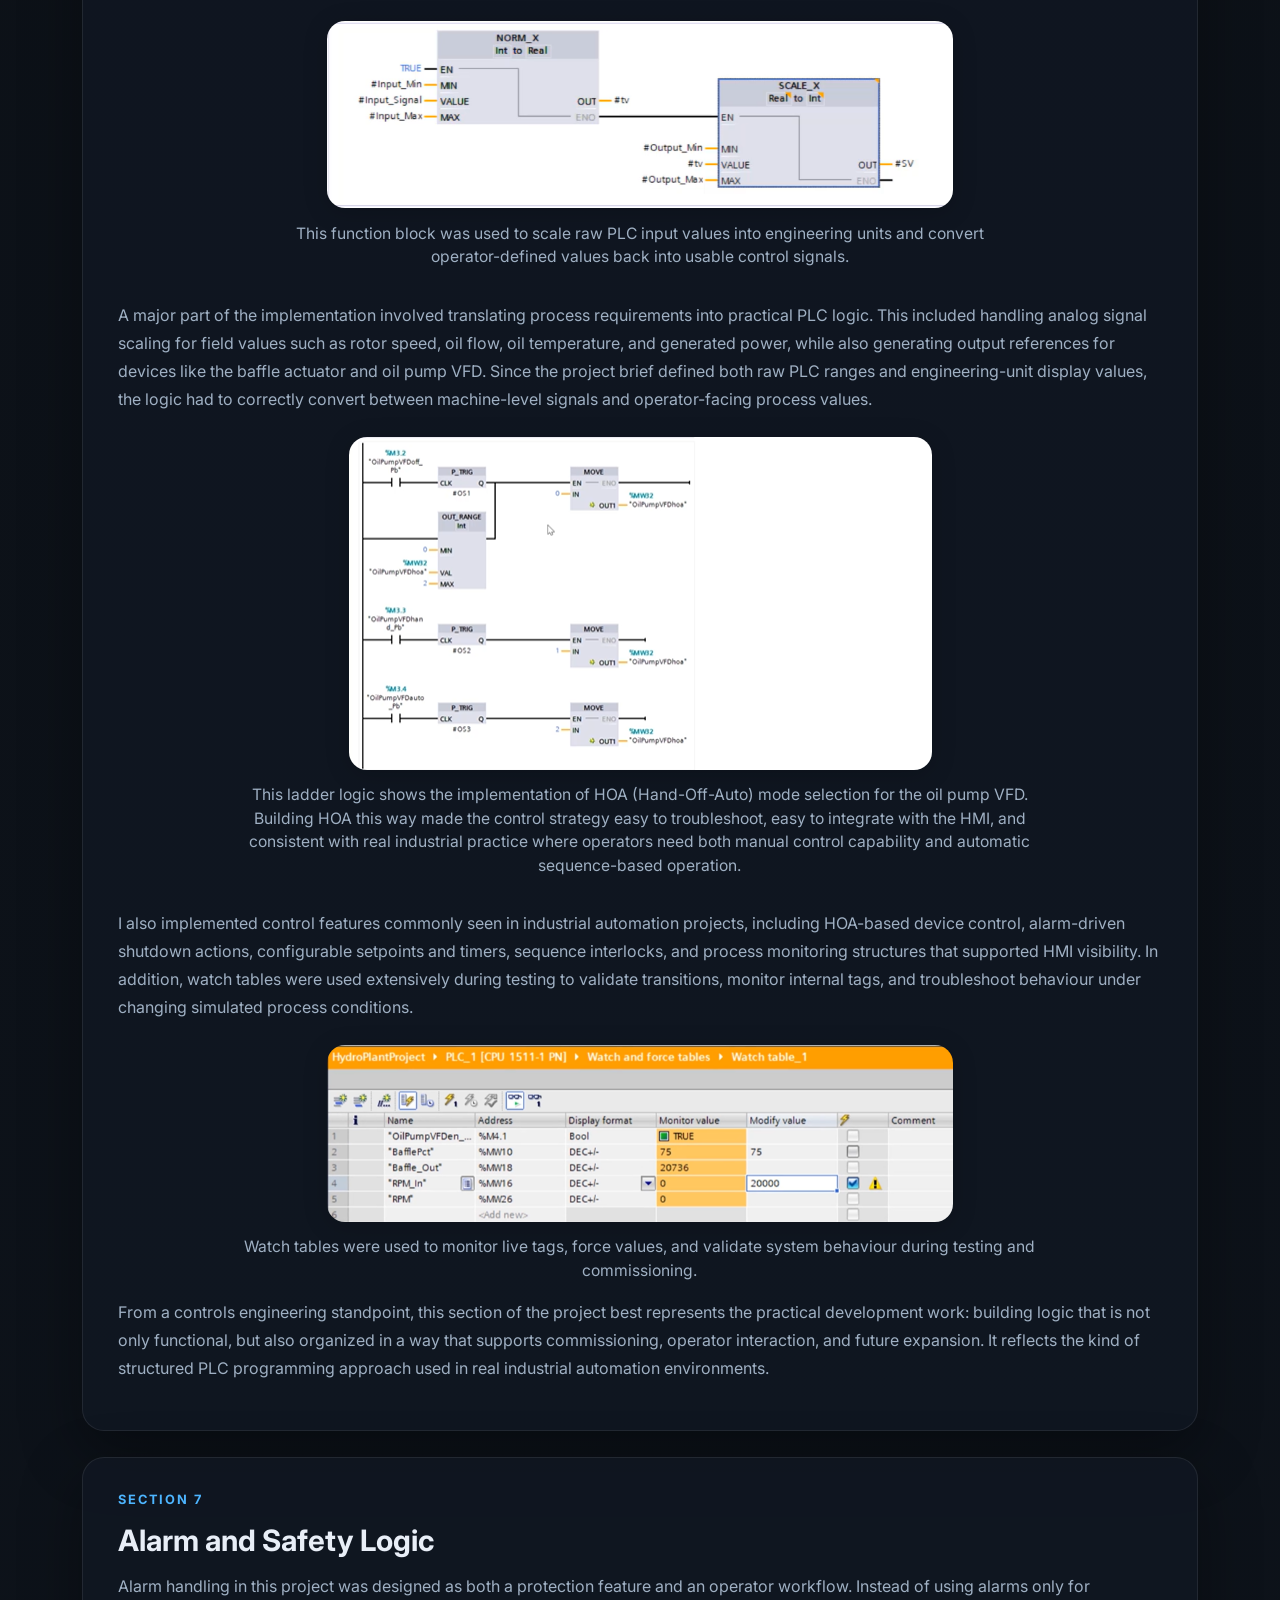
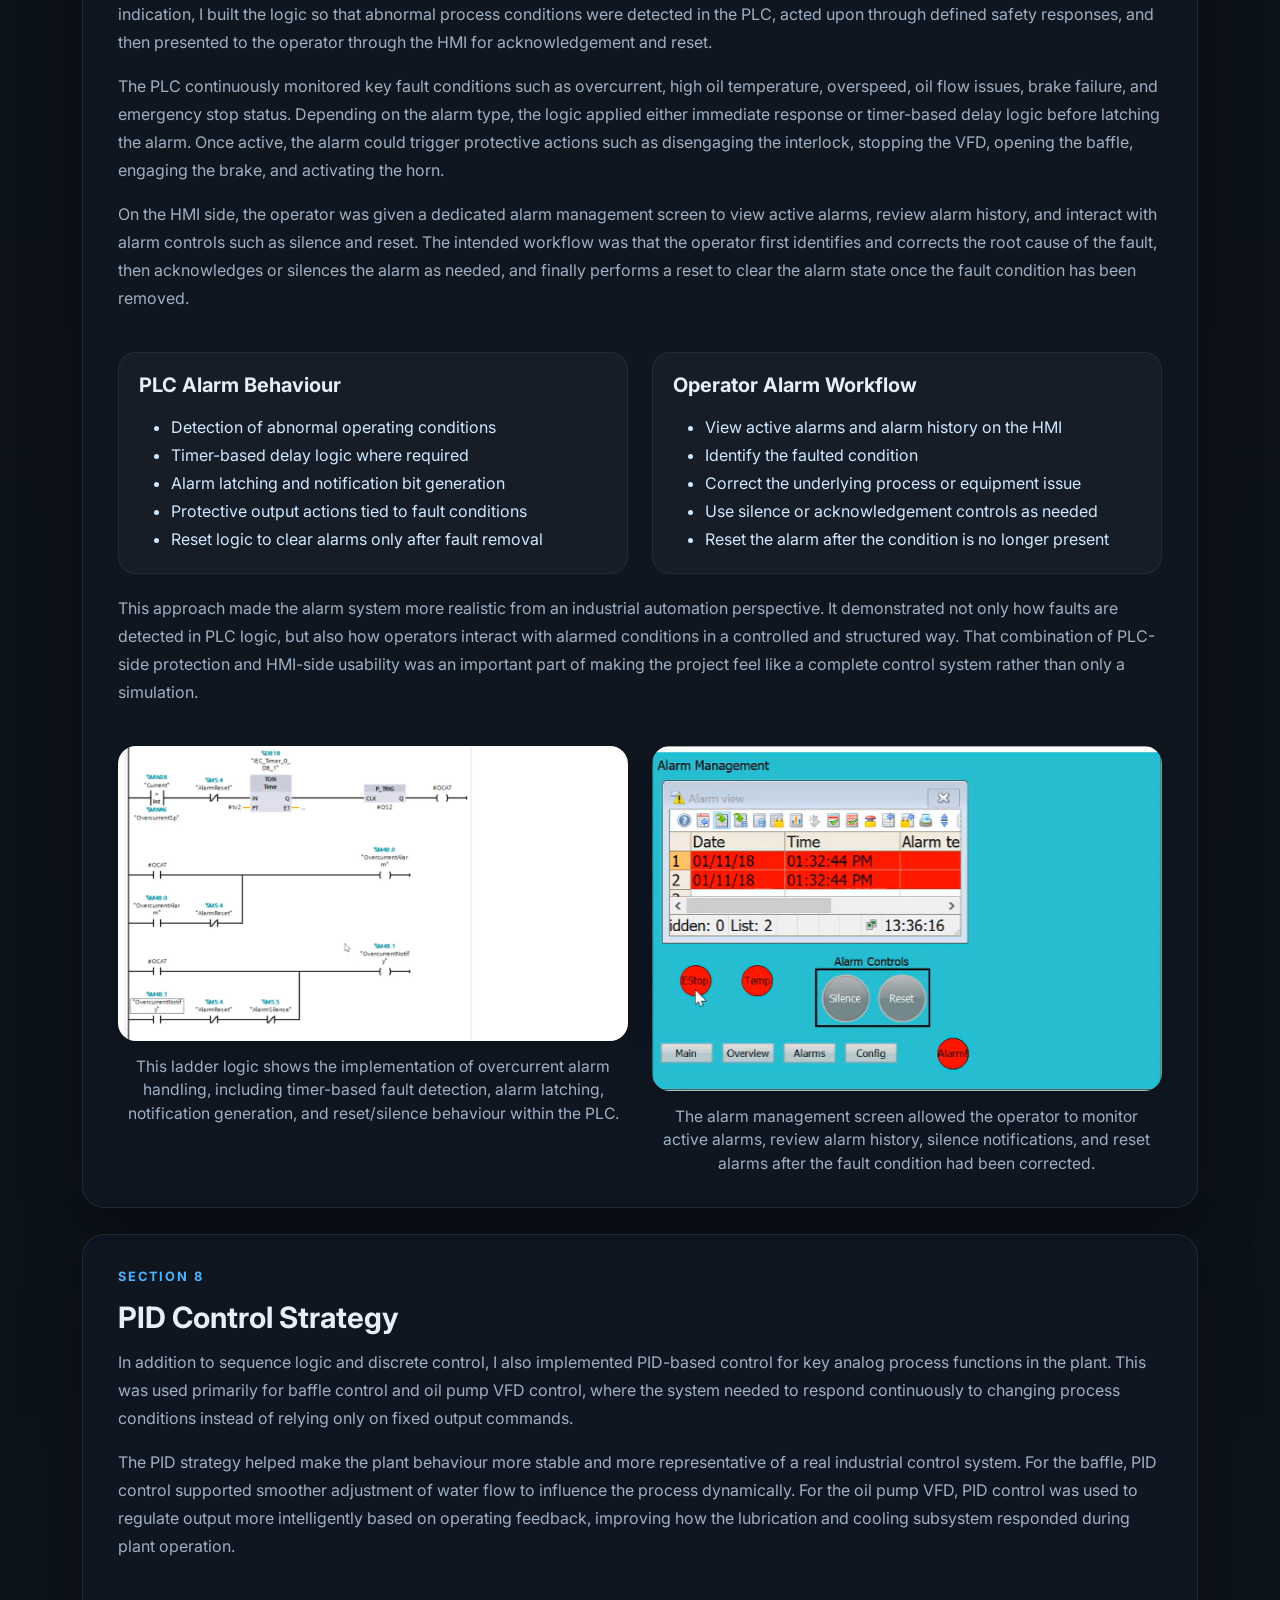
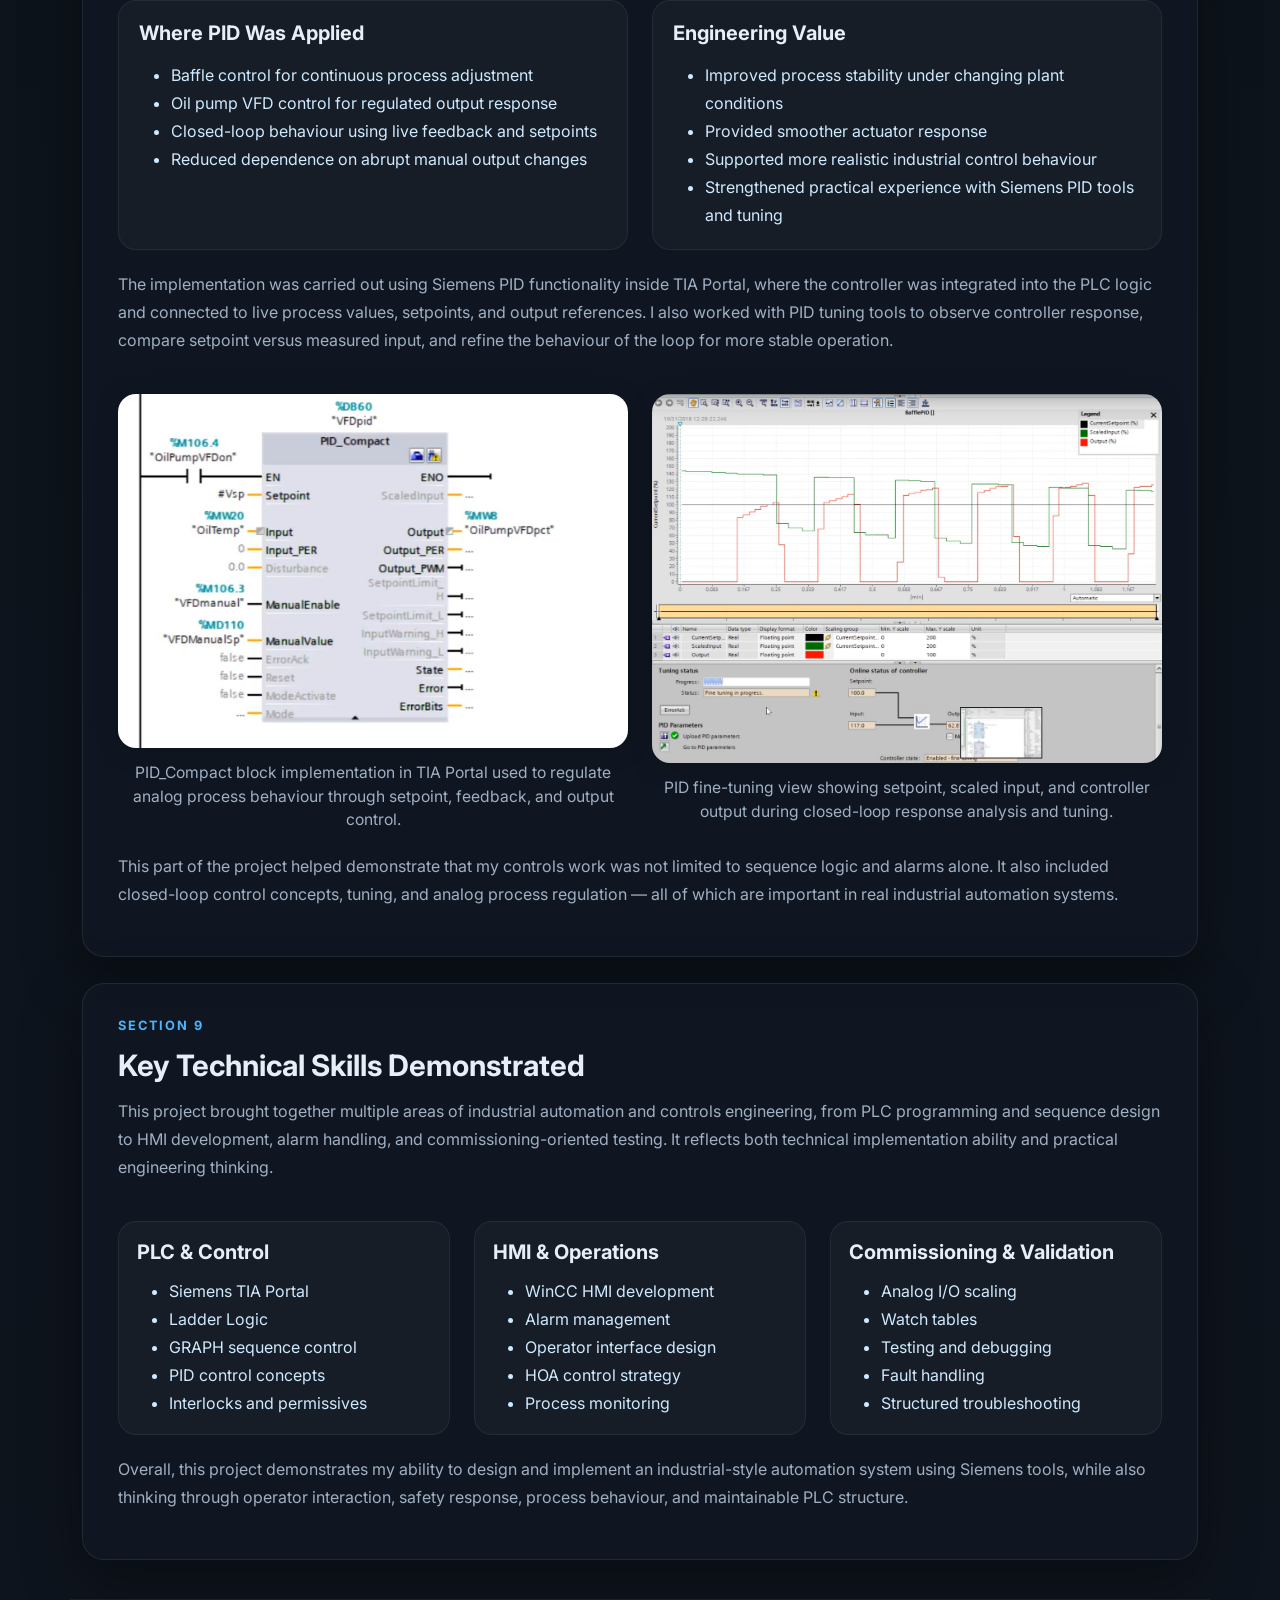
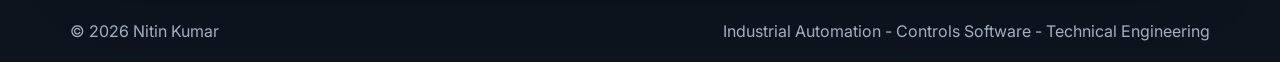
<file: DetailedProjects/PowerPlant/powerplant.html>
<!DOCTYPE html>
<html lang="en">
<head>
  <meta charset="UTF-8" />
  <meta name="viewport" content="width=device-width, initial-scale=1.0" />
  <title>PowerPlant Control System | Detailed Project</title>
  <meta name="description" content="Detailed breakdown of the PowerPlant automation and control project by Nitin Kumar." />
  <link href="https://cdn.jsdelivr.net/npm/bootstrap@5.3.2/dist/css/bootstrap.min.css" rel="stylesheet" crossorigin="anonymous" />
  <link href="https://unpkg.com/boxicons@2.1.4/css/boxicons.min.css" rel="stylesheet" />
  <link rel="preconnect" href="https://fonts.googleapis.com" />
  <link rel="preconnect" href="https://fonts.gstatic.com" crossorigin />
  <link href="https://fonts.googleapis.com/css2?family=Inter:wght@400;500;600;700;800&display=swap" rel="stylesheet" />

  <style>
    :root {
      --bg: #0b0f14;
      --bg-soft: #111823;
      --panel: rgba(17, 24, 35, 0.78);
      --panel-border: rgba(255, 255, 255, 0.08);
      --text: #e8eef7;
      --muted: #9fb0c3;
      --accent: #4db5ff;
      --accent-soft: rgba(77, 181, 255, 0.14);
      --shadow: 0 20px 60px rgba(0, 0, 0, 0.35);
      --radius: 22px;
    }

    * { box-sizing: border-box; margin: 0; padding: 0; }
    html { scroll-behavior: smooth; }

    body {
      font-family: "Inter", sans-serif;
      background:
        radial-gradient(circle at top left, rgba(77, 181, 255, 0.12), transparent 28%),
        radial-gradient(circle at top right, rgba(115, 226, 167, 0.08), transparent 22%),
        linear-gradient(180deg, #081018 0%, #0b0f14 35%, #0e141d 100%);
      color: var(--text);
      overflow-x: hidden;
    }

    a { color: inherit; text-decoration: none; }

    .navbar {
      background: rgba(8, 16, 24, 0.76);
      backdrop-filter: blur(16px);
      border-bottom: 1px solid rgba(255, 255, 255, 0.06);
      padding: 0.9rem 0;
    }

    .navbar-brand {
      font-weight: 800;
      letter-spacing: 0.04em;
      text-transform: uppercase;
      font-size: 0.95rem;
    }

    .nav-link {
      color: var(--muted) !important;
      font-weight: 500;
      transition: 0.2s ease;
    }

    .nav-link:hover,
    .nav-link:focus {
      color: var(--text) !important;
    }

    .section-heading {
      margin-bottom: 2rem;
      text-align: center;
    }

    .section-kicker {
      color: var(--accent);
      text-transform: uppercase;
      font-weight: 700;
      font-size: 0.8rem;
      letter-spacing: 0.14em;
      margin-bottom: 0.85rem;
    }

    .section-title {
      font-size: clamp(1.9rem, 4vw, 3rem);
      font-weight: 800;
      letter-spacing: -0.03em;
    }

    .lead {
      color: var(--muted);
      max-width: 860px;
      margin: 0.9rem auto 0;
      line-height: 1.8;
    }

    .project-panel {
      background: var(--panel);
      border: 1px solid var(--panel-border);
      border-radius: var(--radius);
      box-shadow: var(--shadow);
      padding: 2rem 2.2rem;
      margin-bottom: 1.6rem;
    }

    .project-panel h2 {
      font-size: clamp(1.4rem, 2.3vw, 2rem);
      font-weight: 700;
      margin-bottom: 0.85rem;
    }

    .project-panel p {
      color: var(--muted);
      margin-bottom: 1 rem;
      line-height: 1.75;
    }

    .overview-panel {
      padding: 2.4rem 2.4rem;
    }

    .overview-panel p:last-of-type {
      margin-bottom: 0.6rem;
    }

    .overview-points {
      margin: 1rem 0 1.15rem;
    }

    .objective-panel p{
      margin-bottom: 1rem;
    }

    .toc-list {
      list-style: none;
      margin: 0;
      padding: 0;
      display: grid;
      grid-template-columns: repeat(2, minmax(0, 1fr));
      gap: 0.85rem;
      align-items: stretch;
    }

    .toc-list a {
      display: block;
      padding: 0.95rem 1rem;
      min-height: 52px;
      border-radius: 12px;
      border: 1px solid rgba(77, 181, 255, 0.22);
      background: rgba(77, 181, 255, 0.08);
      color: #cfe9ff;
      font-weight: 600;
      transition: 0.2s ease;
    }

    .toc-list a:hover {
      background: rgba(77, 181, 255, 0.16);
      transform: translateX(2px);
    }

    @media (max-width: 767px) {
      .project-panel {
        padding: 1.6rem 1.2rem;
      }

      .toc-list {
        grid-template-columns: 1fr;
      }
    }

    .bullet-list {
      margin: 0.5rem 1.5rem 0.85rem;
      padding-left: 1rem;
      color: #cfe9ff;
      line-height: 1.75;
    }

    footer {
      margin-top: 2.4rem;
    }

    .footer-bar {
      padding: 1.2rem 0;
      border-top: 1px solid rgba(255, 255, 255, 0.06);
      color: var(--muted);
      font-size: 1rem;
    }
  </style>
</head>
<body>
  <nav class="navbar navbar-expand-lg navbar-dark fixed-top">
    <div class="container">
      <a class="navbar-brand" href="../../index.html">Nitin Kumar</a>
      <button class="navbar-toggler" type="button" data-bs-toggle="collapse" data-bs-target="#navbarNav" aria-controls="navbarNav" aria-expanded="false" aria-label="Toggle navigation">
        <span class="navbar-toggler-icon"></span>
      </button>
      <div class="collapse navbar-collapse" id="navbarNav">
        <ul class="navbar-nav ms-auto align-items-lg-center gap-lg-2">
          <li class="nav-item"><a class="nav-link" href="../../index.html">Home</a></li>
          <li class="nav-item"><a class="nav-link" href="../../experience.html">Experience</a></li>
          <li class="nav-item"><a class="nav-link" href="../../projects.html">Projects</a></li>
          <li class="nav-item"><a class="nav-link" href="https://www.linkedin.com/in/r-nitin-kumar/" target="_blank" rel="noopener noreferrer">LinkedIn</a></li>
        </ul>
      </div>
    </div>
  </nav>

  <section style="padding-top: 6.5rem;">
    <div class="container">
      <div class="section-heading">
        <div class="section-kicker">Project Case Study</div>
        <h1 class="section-title">Hydroelectric Power Plant Control System</h1>
        <p class="lead">A hydroelectric power plant control system using Siemens TIA Portal, featuring sequence-driven operation, real-time process control, alarm handling, and HMI-based system interaction.</p>
        <div style="display: flex; justify-content: center; gap: 0.5rem; flex-wrap: wrap; margin-top: 1rem;">
          <span class="chip" style="background: var(--accent-soft); color: #cbe7ff; border: 1px solid rgba(77, 181, 255, 0.2); padding: 0.55rem 0.8rem; border-radius: 999px; font-size: 0.85rem; font-weight: 500;">Siemens TIA Portal</span>
          <span class="chip" style="background: var(--accent-soft); color: #cbe7ff; border: 1px solid rgba(77, 181, 255, 0.2); padding: 0.55rem 0.8rem; border-radius: 999px; font-size: 0.85rem; font-weight: 500;">PLC Programming (IEC 61131-3)</span>
          <span class="chip" style="background: var(--accent-soft); color: #cbe7ff; border: 1px solid rgba(77, 181, 255, 0.2); padding: 0.55rem 0.8rem; border-radius: 999px; font-size: 0.85rem; font-weight: 500;">SCADA / HMI (WinCC)</span>
          <span class="chip" style="background: var(--accent-soft); color: #cbe7ff; border: 1px solid rgba(77, 181, 255, 0.2); padding: 0.55rem 0.8rem; border-radius: 999px; font-size: 0.85rem; font-weight: 500;">Sequence Control</span>
          <span class="chip" style="background: var(--accent-soft); color: #cbe7ff; border: 1px solid rgba(77, 181, 255, 0.2); padding: 0.55rem 0.8rem; border-radius: 999px; font-size: 0.85rem; font-weight: 500;">Analog I/O & Scaling</span>
          <span class="chip" style="background: var(--accent-soft); color: #cbe7ff; border: 1px solid rgba(77, 181, 255, 0.2); padding: 0.55rem 0.8rem; border-radius: 999px; font-size: 0.85rem; font-weight: 500;">VFD Control (PIDs)</span>
          <span class="chip" style="background: var(--accent-soft); color: #cbe7ff; border: 1px solid rgba(77, 181, 255, 0.2); padding: 0.55rem 0.8rem; border-radius: 999px; font-size: 0.85rem; font-weight: 500;">Alarm & Safety Systems</span>
          <span class="chip" style="background: var(--accent-soft); color: #cbe7ff; border: 1px solid rgba(77, 181, 255, 0.2); padding: 0.55rem 0.8rem; border-radius: 999px; font-size: 0.85rem; font-weight: 500;">Fault Detection & Diagnostics</span>
          <span class="chip" style="background: var(--accent-soft); color: #cbe7ff; border: 1px solid rgba(77, 181, 255, 0.2); padding: 0.55rem 0.8rem; border-radius: 999px; font-size: 0.85rem; font-weight: 500;">Commissioning & Testing</span>
          <span class="chip" style="background: var(--accent-soft); color: #cbe7ff; border: 1px solid rgba(77, 181, 255, 0.2); padding: 0.55rem 0.8rem; border-radius: 999px; font-size: 0.85rem; font-weight: 500;">Interlocks & Protection Logic</span>
          <span class="chip" style="background: var(--accent-soft); color: #cbe7ff; border: 1px solid rgba(77, 181, 255, 0.2); padding: 0.55rem 0.8rem; border-radius: 999px; font-size: 0.85rem; font-weight: 500;">Industrial Automation</span>
        </div>
      </div>

      <div class="project-panel">
        <div class="section-kicker">Table of Contents</div>
        <h2>Navigate this project</h2>
        <ul class="toc-list">
          <li><a href="#overview">1. Project Overview</a></li>
          <li><a href="#objectives">2. Engineering Objectives</a></li>
          <li><a href="#architecture">3. System Architecture</a></li>
          <li><a href="#control-philosophy">4. Control Philosophy</a></li>
          <li><a href="#modes">5. Modes of Operation</a></li>
          <li><a href="#plc-implementation">6. PLC Implementation</a></li>
          <li><a href="#alarm-safety">7. Alarm and Safety Logic</a></li>
          <li><a href="#pid-control">8. PID Control</a></li>
          <li><a href="#technical-skills">9. Technical Skills Demonstrated</a></li>
        </ul>
      </div>

      <div class="project-panel overview-panel" id="overview">
        <div class="section-kicker">Section 1</div>
        <h2>Project Overview</h2>
        <p>This project focuses on the design and implementation of a hydroelectric power plant control system using Siemens TIA Portal. The system simulates a real-world industrial process where water flow is used to drive a turbine, generating electrical power while maintaining safe and stable operation.</p>
        <p>The plant operates on a dynamically changing river flow, which is controlled using a baffle mechanism driven by an analog output signal. The controlled flow drives a turbine rotor, where rotational speed directly affects power generation. As the system operates, additional subsystems such as oil cooling, generator braking, and interlocks are actively managed to ensure safe performance.</p>
        <div style="margin-top:1.5rem; margin-bottom:1.5rem; text-align:center;">
          <img src="Pics/Hero.png" alt="Hero Image" style="max-width:70%; border-radius:18px; box-shadow:0 4px 24px rgba(0,0,0,0.18); margin-bottom:1.1rem;">
          <div style="color:var(--muted); font-size:1.04rem; max-width:800px; margin:0 auto;">
            An AI generated image that displays the hydroelectric power plant control system summarizing the key components and process flow. 
          </div>
        </div>
        <p>The control system is responsible for coordinating multiple aspects of plant operation, including:</p>
        <ul class="bullet-list overview-points">
          <li>Hydroelectric process simulation with realistic plant behavior.</li>
          <li>TIA Portal PLC logic for startup, run, shutdown, and fault states.</li>
          <li>HMI screens for operator control, feedback, and alarm visibility.</li>
          <li>Protection strategy including interlocks and braking conditions.</li>
          <li>Commissioning-oriented structure for validation and diagnostics.</li>
        </ul>
        <p>The system is implemented using PLC-based control logic, with a strong focus on real-time decision making, process stability, and safety. An HMI interface is developed to provide operators with system visibility, manual control options, alarm management, and process monitoring.</p>
        <p>This project reflects real-world industrial automation challenges, including analog signal scaling, sequence-based control, interlocks, and fault handling, making it representative of modern control systems used in power generation and process industries.</p>
      </div>

      <div class="project-panel objective-panel" id="objectives">
        <div class="section-kicker">Section 2</div>
        <h2>Engineering Objectives</h2>
        <p>The objective of this project is to design and implement a complete industrial control system for a hydroelectric power plant, focusing on safe, stable, and automated operation under varying process conditions.</p>
        <p>The project aims to achieve the following:</p>
        <ul class="bullet-list">
          <li>Develop PLC-based control logic to manage the full operational lifecycle of the plant, including startup, generation, cooldown, and shutdown sequences.</li>
          <li>Implement sequence-driven control using structured state logic to ensure deterministic and repeatable system behaviour.</li>
          <li>Design and integrate analog I/O processing, including signal scaling, calibration, and interpretation of real-time process variables.</li>
          <li>Control actuator systems such as the baffle mechanism and oil pump using digital and analog outputs, including VFD-based speed control.</li>
          <li>Implement comprehensive alarm handling and safety logic, including fault detection, delayed alarms, and defined shutdown responses.</li>
          <li>Develop an operator-facing HMI system for monitoring, control, and alarm management, ensuring clear system visibility and usability.</li>
          <li>Ensure safe operation through interlocks, emergency stop handling, and controlled system transitions during normal and fault conditions.</li>
          <li>Simulate real-world industrial scenarios including fluctuating inputs, equipment constraints, and process limitations.</li>
          <li>Apply structured testing and debugging methods to validate system performance and reliability.</li>
        </ul>
      </div>

      <div class="project-panel" id="architecture">
        <div class="section-kicker">Section 3</div>
        <h2>System Architecture</h2>
        <p>
          The hydroelectric power plant is structured as a closed-loop industrial control system in which the PLC continuously monitors field inputs, evaluates operating conditions, and adjusts outputs to maintain safe and stable generation. The process begins with varying river flow entering the plant, where a baffle actuator regulates the amount of water passing through the turbine-generator assembly.
        </p>
        <p>
          As water flow increases, rotor speed rises and electrical generation increases accordingly. To support operation, an oil pump driven through a VFD supplies lubrication and cooling to the rotor bearings. The PLC monitors oil flow, oil temperature, rotor speed, and generated power, then coordinates control actions such as baffle positioning, pump enable and speed control, brake engagement, station interlock status, and alarm response.
        </p>

        <div class="row g-4" style="margin-top: 0.5rem;">
          <div class="col-md-6">
            <div style="height: 100%; padding: 1.25rem; border-radius: 18px; background: rgba(255,255,255,0.03); border: 1px solid rgba(255,255,255,0.06);">
              <h5 style="margin-bottom: 1rem; font-weight: 700;">Key Inputs to the PLC</h5>
              <ul class="bullet-list" style="margin: 0 0 0 1rem;">
                <li>Rotor speed feedback (RPM)</li>
                <li>Oil flow measurement (GPM)</li>
                <li>Oil temperature feedback</li>
                <li>Generated power / current feedback (kW)</li>
                <li>E-Stop status</li>
              </ul>
            </div>
          </div>

          <div class="col-md-6">
            <div style="height: 100%; padding: 1.25rem; border-radius: 18px; background: rgba(255,255,255,0.03); border: 1px solid rgba(255,255,255,0.06);">
              <h5 style="margin-bottom: 1rem; font-weight: 700;">Key Outputs from the PLC</h5>
              <ul class="bullet-list" style="margin: 0 0 0 1rem;">
                <li>Baffle enable and analog position control</li>
                <li>Oil pump VFD enable and speed reference</li>
                <li>Power station interlock</li>
                <li>Generator brake command</li>
                <li>Alarm horn output</li>
              </ul>
            </div>
          </div>
        </div>

        <p style="margin-top: 1.25rem;">
          This architecture reflects a realistic automation workflow in which analog input scaling, digital interlocks, actuator control, alarm handling, and operator visibility are all integrated into one control strategy. From a controls engineering perspective, the project combines process logic, safety response, and HMI supervision in a way that closely resembles real industrial systems.
        </p>
      </div>

      <div class="project-panel" id="control-philosophy">
        <div class="section-kicker">Section 4</div>
        <h2>Control Philosophy</h2>
        <p>
          The control philosophy for this project was developed to ensure that the hydroelectric plant operates in a predictable, stable, and safe manner under both normal and abnormal conditions. Instead of controlling each device independently, I designed the system around coordinated operating modes, process-based transitions, and fault-driven protective actions.
        </p>
        <p>
          The PLC continuously monitors key process variables such as rotor speed, oil flow, oil temperature, generated power, and emergency stop status. Based on these conditions, the controller determines when the plant is ready to start, when it can transition between modes, and when it must perform a controlled shutdown or fault response.
        </p>

        <div class="row g-4" style="margin-top: 0.5rem; margin-bottom: 1rem;">
          <div class="col-lg-6">
            <div style="height: 100%; padding: 1.2rem; border-radius: 18px; background: rgba(255,255,255,0.03); border: 1px solid rgba(255,255,255,0.06);">
              <h5 style="margin-bottom: 1rem; font-weight: 700;">Operating Strategy</h5>
              <ul class="bullet-list" style="margin: 0 0 0 1rem;">
                <li>Startup begins only when the system is in a valid and safe condition.</li>
                <li>Warmup logic allows controlled rotor motion and oil circulation until temperature conditions are satisfied.</li>
                <li>The plant then transitions into stabilization, where generation is increased until target output is reached.</li>
                <li>Once stable, the interlock is engaged and the plant enters normal generation mode.</li>
                <li>During shutdown, the plant follows a cooldown sequence to safely reduce speed and temperature before returning to idle.</li>
                <li>Any alarm condition forces a defined protective response and transitions the plant into fault handling.</li>
              </ul>
            </div>
          </div>

          <div class="col-lg-6">
            <div style="height: 100%; padding: 1.2rem; border-radius: 18px; background: rgba(255,255,255,0.03); border: 1px solid rgba(255,255,255,0.06);">
              <h5 style="margin-bottom: 1rem; font-weight: 700;">Fault Response Philosophy</h5>
              <ul class="bullet-list" style="margin: 0 0 0 1rem;">
                <li>Fault conditions trigger a deterministic and repeatable shutdown response.</li>
                <li>Protective actions include disengaging the station interlock, opening the baffle, commanding the brake, and disabling the VFD when required.</li>
                <li>Alarm handling is integrated with process logic to prioritize safe equipment behaviour.</li>
                <li>The operator is notified through alarm indication and horn activation on the HMI.</li>
                <li>This approach reflects real industrial automation practices where safe-state design is built directly into the control strategy.</li>
              </ul>
            </div>
          </div>
        </div>

        <div class="row g-4" style="margin-top: 0.5rem;">
          <div class="col-lg-6">
            <div style="text-align:center;">
              <img src="Pics/Graph.png" alt="TIA Portal GRAPH sequence logic" style="max-height: 400px; border-radius:18px; box-shadow:0 4px 24px rgba(0,0,0,0.18);">
              <div style="color:var(--muted); font-size:0.98rem; max-width:700px; margin:0.85rem auto 0;">
                Sequence implementation in Siemens TIA Portal using GRAPH, showing the structured operating flow between startup, stabilization, generation, and cooldown.
              </div>
            </div>
          </div>

          <div class="col-lg-6">
            <div style="text-align:center;">
              <img src="Pics/HMI.png" alt="WinCC HMI system status screen" style="max-width:100%;  border-radius:18px; box-shadow:0 4px 24px rgba(0,0,0,0.18);">
              <div style="color:var(--muted); font-size:0.98rem; max-width:700px; margin:0.85rem auto 0;">
                WinCC HMI screen used to present operating mode, process values, alarms, and operator controls, supporting clear interaction with the control system.
              </div>
            </div>
          </div>
        </div>

        <p style="margin-top: 1.25rem;">
          This part of the project demonstrates how I approached the system from a controls engineering perspective: defining process behaviour, building sequence-based operation, implementing safe transitions, and ensuring that both normal operation and abnormal events are handled in a structured way.
        </p>
      </div>

      <div class="project-panel" id="modes">
        <div class="section-kicker">Section 5</div>
        <h2>Modes of Operation</h2>
        <p>
          A major part of this project was designing the plant around clearly defined operating modes instead of loosely connected device commands. This made the control system easier to understand, easier to troubleshoot, and more representative of real industrial automation practice. Each mode had a specific process objective, clear transition conditions, and defined output behaviour.
        </p>
        <p>
          I implemented the operating logic so that the plant could move through startup, stabilization, power generation, cooldown, and fault handling in a structured sequence. This approach improved determinism in the PLC program and made system behaviour more transparent from both the programmer and operator perspective.
        </p>

        <div class="row g-4" style="margin-top: 0.5rem;">
          <div class="col-md-6">
            <div style="height: 100%; padding: 1.25rem; border-radius: 18px; background: rgba(255,255,255,0.03); border: 1px solid rgba(255,255,255,0.06);">
              <h5 style="margin-bottom: 0.75rem; font-weight: 700;">1. Warmup</h5>
              <p style="color: var(--muted); margin-bottom: 0.85rem;">
                The sequence begins in Warmup after the operator issues a start command. In this mode, the rotor is allowed to turn at a controlled low speed while the oil pump runs at a low flow rate. The objective is to bring the system to a thermally ready condition before increasing load.
              </p>
              <ul class="bullet-list" style="margin: 0 0 0 1rem;">
                <li>Controlled low-speed rotor operation</li>
                <li>Low oil pump output for initial circulation</li>
                <li>Transition after oil temperature reaches operating threshold and remains stable</li>
              </ul>
            </div>
          </div>

          <div class="col-md-6">
            <div style="height: 100%; padding: 1.25rem; border-radius: 18px; background: rgba(255,255,255,0.03); border: 1px solid rgba(255,255,255,0.06);">
              <h5 style="margin-bottom: 0.75rem; font-weight: 700;">2. Stabilize</h5>
              <p style="color: var(--muted); margin-bottom: 0.85rem;">
                Once the machine is warmed up, the system transitions into Stabilize. In this phase, generation is ramped up in a controlled way until the target output is achieved. The logic checks that the process remains within the allowable operating band before allowing the next transition.
              </p>
              <ul class="bullet-list" style="margin: 0 0 0 1rem;">
                <li>Increase generation toward desired output</li>
                <li>Monitor process stability around target power</li>
                <li>Transition only after output remains within tolerance for a defined period</li>
              </ul>
            </div>
          </div>

          <div class="col-md-6">
            <div style="height: 100%; padding: 1.25rem; border-radius: 18px; background: rgba(255,255,255,0.03); border: 1px solid rgba(255,255,255,0.06);">
              <h5 style="margin-bottom: 0.75rem; font-weight: 700;">3. Generation</h5>
              <p style="color: var(--muted); margin-bottom: 0.85rem;">
                Generation is the normal running mode of the plant. In this state, the process is maintained at operating conditions and the station interlock is engaged so the plant can deliver output. The PLC continues to supervise all critical process variables and alarm conditions while maintaining stable operation.
              </p>
              <ul class="bullet-list" style="margin: 0 0 0 1rem;">
                <li>Normal production mode</li>
                <li>Station interlock closed</li>
                <li>Continuous monitoring of speed, flow, temperature, and generated power</li>
              </ul>
            </div>
          </div>

          <div class="col-md-6">
            <div style="height: 100%; padding: 1.25rem; border-radius: 18px; background: rgba(255,255,255,0.03); border: 1px solid rgba(255,255,255,0.06);">
              <h5 style="margin-bottom: 0.75rem; font-weight: 700;">4. Cooldown</h5>
              <p style="color: var(--muted); margin-bottom: 0.85rem;">
                When a stop command is issued, the system does not simply shut off. Instead, it enters a controlled Cooldown mode where the interlock is opened, rotor speed is reduced, and oil circulation is maintained until the system temperature falls below a safe limit.
              </p>
              <ul class="bullet-list" style="margin: 0 0 0 1rem;">
                <li>Controlled reduction of speed</li>
                <li>High oil flow maintained for equipment protection</li>
                <li>Transition to Idle only after temperature falls below threshold</li>
              </ul>
            </div>
          </div>

          <div class="col-md-6">
            <div style="height: 100%; padding: 1.25rem; border-radius: 18px; background: rgba(255,255,255,0.03); border: 1px solid rgba(255,255,255,0.06);">
              <h5 style="margin-bottom: 0.75rem; font-weight: 700;">5. Idle</h5>
              <p style="color: var(--muted); margin-bottom: 0.85rem;">
                Idle represents the safe non-running state of the plant. In this mode, the interlock is open, the baffle is de-energized, and the brake is engaged. This mode provides a stable resting condition until the next start request is issued.
              </p>
              <ul class="bullet-list" style="margin: 0 0 0 1rem;">
                <li>Safe resting state</li>
                <li>Brake engaged</li>
                <li>Interlock open and process outputs returned to non-running condition</li>
              </ul>
            </div>
          </div>

          <div class="col-md-6">
            <div style="height: 100%; padding: 1.25rem; border-radius: 18px; background: rgba(255,255,255,0.03); border: 1px solid rgba(255,255,255,0.06);">
              <h5 style="margin-bottom: 0.75rem; font-weight: 700;">6. Fault</h5>
              <p style="color: var(--muted); margin-bottom: 0.85rem;">
                Fault mode handles abnormal operating conditions such as overspeed, overcurrent, high oil temperature, oil flow faults, brake failure, or emergency stop events. In this state, the normal sequence is aborted and the system executes a protective response designed to place the plant into a safe condition.
              </p>
              <ul class="bullet-list" style="margin: 0 0 0 1rem;">
                <li>Sequence abort on abnormal conditions</li>
                <li>Protective actions applied automatically</li>
                <li>Operator alerted through alarms and fault indication</li>
              </ul>
            </div>
          </div>
        </div>

        <p style="margin-top: 1.25rem;">
          Structuring the project around these modes helped demonstrate more than just PLC programming. It showed how I think about automation systems in terms of process states, transition logic, operator visibility, and safe machine behaviour — which is exactly how industrial control systems are designed in practice.
        </p>
      </div>

      <div class="project-panel" id="plc-implementation">
        <div class="section-kicker">Section 6</div>
        <h2>PLC Implementation</h2>
        <p>
          The PLC implementation was developed in Siemens TIA Portal with a focus on structured logic, maintainability, and clear separation between sequence control, device control, alarm handling, and operator interaction. Rather than building the program as disconnected rungs, I treated it as an integrated industrial control system in which each part of the logic had a defined purpose within the overall plant behaviour.
        </p>
        <p>
          I used Ladder Logic for core device control, permissives, interlocks, alarm handling, and discrete process actions, while Siemens GRAPH was used to implement the sequence-driven operating modes of the plant. This combination allowed the system to remain both readable and scalable: Ladder Logic handled the low-level execution and safety behaviour, while GRAPH provided a clean framework for startup, stabilization, generation, cooldown, and fault-related transitions.
        </p>

        <div style="margin-top:1.5rem; text-align:center;">
          <img src="Pics/Warmup_Logic.png" alt="TIA Portal PLC logic implementation" style="max-width:60%; border-radius:18px; box-shadow:0 4px 24px rgba(0,0,0,0.18);">
          <div style="color:var(--muted); font-size:0.98rem; max-width:70%; margin:0.85rem auto 0;">
            PLC implementation in Siemens TIA Portal, combining structured Ladder Logic, sequence control, device interlocks, and monitoring logic for safe and repeatable plant operation.
          </div>
        </div>

        <div class="row g-4" style="margin-top: 0.5rem;">
          <div class="col-lg-6">
            <div style="height: 100%; padding: 1.25rem; border-radius: 18px; background: rgba(255,255,255,0.03); border: 1px solid rgba(255,255,255,0.06);">
              <h5 style="margin-bottom: 1rem; font-weight: 700;">Core PLC Work</h5>
              <ul class="bullet-list" style="margin: 0 0 0 1rem;">
                <li>Implemented Ladder Logic for device commands, permissives, interlocks, and shutdown actions</li>
                <li>Built sequence-based control using Siemens GRAPH for mode transitions</li>
                <li>Programmed HOA logic for manual, off, and automatic operation</li>
                <li>Created alarm logic with delay timers, inhibit conditions, and horn behaviour</li>
                <li>Integrated analog and digital I/O into one coordinated control strategy</li>
              </ul>
            </div>
          </div>

          <div class="col-lg-6">
            <div style="height: 100%; padding: 1.25rem; border-radius: 18px; background: rgba(255,255,255,0.03); border: 1px solid rgba(255,255,255,0.06);">
              <h5 style="margin-bottom: 1rem; font-weight: 700;">Engineering Approach</h5>
              <ul class="bullet-list" style="margin: 0 0 0 1rem;">
                <li>Structured logic for easier troubleshooting and readability</li>
                <li>Tag-based design to support HMI integration and configurable setpoints</li>
                <li>Use of watch tables for commissioning, simulation, and debugging</li>
                <li>Clear separation between sequence logic, process logic, and alarm response</li>
                <li>Designed for deterministic and repeatable plant behaviour</li>
              </ul>
            </div>
          </div>
        </div>

        <div style="margin-top:1.5rem; text-align:center;">
          <img src="Pics/Scaling.png" alt="TIA Portal PLC logic implementation" style="max-width:60%; border-radius:18px; box-shadow:0 4px 24px rgba(0,0,0,0.18);">
          <div style="color:var(--muted); font-size:0.98rem; max-width:70%; margin:0.85rem auto 2rem;">
            This function block was used to scale raw PLC input values into engineering units and convert operator-defined values back into usable control signals.
          </div>
        </div>

        <p style="margin-top: 1.25rem;">
          A major part of the implementation involved translating process requirements into practical PLC logic. This included handling analog signal scaling for field values such as rotor speed, oil flow, oil temperature, and generated power, while also generating output references for devices like the baffle actuator and oil pump VFD. Since the project brief defined both raw PLC ranges and engineering-unit display values, the logic had to correctly convert between machine-level signals and operator-facing process values.
        </p>

        <div style="margin-top:1.5rem; text-align:center;">
          <img src="Pics/Hoa.png" alt="TIA Portal PLC logic implementation" style="max-width:60%; border-radius:18px; box-shadow:0 4px 24px rgba(0,0,0,0.18);">
          <div style="color:var(--muted); font-size:0.98rem; max-width:80%; margin:0.85rem auto 2rem;">
            This ladder logic shows the implementation of HOA (Hand-Off-Auto) mode selection for the oil pump VFD. Building HOA this way made the control strategy easy to troubleshoot, easy to integrate with the HMI, and consistent with real industrial practice where operators need both manual control capability and automatic sequence-based operation.
          </div>
        </div>

        <p>
          I also implemented control features commonly seen in industrial automation projects, including HOA-based device control, alarm-driven shutdown actions, configurable setpoints and timers, sequence interlocks, and process monitoring structures that supported HMI visibility. In addition, watch tables were used extensively during testing to validate transitions, monitor internal tags, and troubleshoot behaviour under changing simulated process conditions.
        </p>

        <div style="margin-top:1.5rem; text-align:center;">
          <img src="Pics/WatchTable.png" alt="TIA Portal PLC logic implementation" style="max-width:60%; border-radius:18px; box-shadow:0 4px 24px rgba(0,0,0,0.18);">
          <div style="color:var(--muted); font-size:0.98rem; max-width:80%; margin:0.85rem auto 1rem;">
            Watch tables were used to monitor live tags, force values, and validate system behaviour during testing and commissioning.
          </div>
        </div>

        <p>
          From a controls engineering standpoint, this section of the project best represents the practical development work: building logic that is not only functional, but also organized in a way that supports commissioning, operator interaction, and future expansion. It reflects the kind of structured PLC programming approach used in real industrial automation environments.
        </p>

      </div>

      <div class="project-panel" id="alarm-safety">
        <div class="section-kicker">Section 7</div>
        <h2>Alarm and Safety Logic</h2>
        <p>
          Alarm handling in this project was designed as both a protection feature and an operator workflow. Instead of using alarms only for indication, I built the logic so that abnormal process conditions were detected in the PLC, acted upon through defined safety responses, and then presented to the operator through the HMI for acknowledgement and reset.
        </p>
        <p>
          The PLC continuously monitored key fault conditions such as overcurrent, high oil temperature, overspeed, oil flow issues, brake failure, and emergency stop status. Depending on the alarm type, the logic applied either immediate response or timer-based delay logic before latching the alarm. Once active, the alarm could trigger protective actions such as disengaging the interlock, stopping the VFD, opening the baffle, engaging the brake, and activating the horn.
        </p>
        <p>
          On the HMI side, the operator was given a dedicated alarm management screen to view active alarms, review alarm history, and interact with alarm controls such as silence and reset. The intended workflow was that the operator first identifies and corrects the root cause of the fault, then acknowledges or silences the alarm as needed, and finally performs a reset to clear the alarm state once the fault condition has been removed.
        </p>

        <div class="row g-4" style="margin-top: 0.75rem;">
          <div class="col-lg-6">
            <div style="height: 100%; padding: 1.25rem; border-radius: 18px; background: rgba(255,255,255,0.03); border: 1px solid rgba(255,255,255,0.06);">
              <h5 style="margin-bottom: 1rem; font-weight: 700;">PLC Alarm Behaviour</h5>
              <ul class="bullet-list" style="margin: 0 0 0 1rem;">
                <li>Detection of abnormal operating conditions</li>
                <li>Timer-based delay logic where required</li>
                <li>Alarm latching and notification bit generation</li>
                <li>Protective output actions tied to fault conditions</li>
                <li>Reset logic to clear alarms only after fault removal</li>
              </ul>
            </div>
          </div>

          <div class="col-lg-6">
            <div style="height: 100%; padding: 1.25rem; border-radius: 18px; background: rgba(255,255,255,0.03); border: 1px solid rgba(255,255,255,0.06);">
              <h5 style="margin-bottom: 1rem; font-weight: 700;">Operator Alarm Workflow</h5>
              <ul class="bullet-list" style="margin: 0 0 0 1rem;">
                <li>View active alarms and alarm history on the HMI</li>
                <li>Identify the faulted condition</li>
                <li>Correct the underlying process or equipment issue</li>
                <li>Use silence or acknowledgement controls as needed</li>
                <li>Reset the alarm after the condition is no longer present</li>
              </ul>
            </div>
          </div>
        </div>

        <p style="margin-top: 1.25rem;">
          This approach made the alarm system more realistic from an industrial automation perspective. It demonstrated not only how faults are detected in PLC logic, but also how operators interact with alarmed conditions in a controlled and structured way. That combination of PLC-side protection and HMI-side usability was an important part of making the project feel like a complete control system rather than only a simulation.
        </p>

        <div class="row g-4" style="margin-top:1rem;">
          <div class="col-lg-6">
            <div style="text-align:center;">
              <img src="Pics/AlarmLadderLogic.png" alt="Alarm ladder logic in TIA Portal" style="max-width:100%; border-radius:18px; box-shadow:0 4px 24px rgba(0,0,0,0.18);">
              <div style="color:var(--muted); font-size:0.98rem; max-width:760px; margin:0.85rem auto 0;">
                This ladder logic shows the implementation of overcurrent alarm handling, including timer-based fault detection, alarm latching, notification generation, and reset/silence behaviour within the PLC.
              </div>
            </div>
          </div>

          <div class="col-lg-6">
            <div style="text-align:center;">
              <img src="Pics/AlarmHMI.png" alt="Alarm management HMI screen" style="max-width:100%; border-radius:18px; box-shadow:0 4px 24px rgba(0,0,0,0.18);">
              <div style="color:var(--muted); font-size:0.98rem; max-width:760px; margin:0.85rem auto 0;">
                The alarm management screen allowed the operator to monitor active alarms, review alarm history, silence notifications, and reset alarms after the fault condition had been corrected.
              </div>
            </div>
          </div>
        </div>
      </div>

      <div class="project-panel" id="pid-control">
        <div class="section-kicker">Section 8</div>
        <h2>PID Control Strategy</h2>
        <p>
          In addition to sequence logic and discrete control, I also implemented PID-based control for key analog process functions in the plant. This was used primarily for baffle control and oil pump VFD control, where the system needed to respond continuously to changing process conditions instead of relying only on fixed output commands.
        </p>
        <p>
          The PID strategy helped make the plant behaviour more stable and more representative of a real industrial control system. For the baffle, PID control supported smoother adjustment of water flow to influence the process dynamically. For the oil pump VFD, PID control was used to regulate output more intelligently based on operating feedback, improving how the lubrication and cooling subsystem responded during plant operation.
        </p>

        <div class="row g-4" style="margin-top: 0.5rem;">
          <div class="col-lg-6">
            <div style="height: 100%; padding: 1.25rem; border-radius: 18px; background: rgba(255,255,255,0.03); border: 1px solid rgba(255,255,255,0.06);">
              <h5 style="margin-bottom: 1rem; font-weight: 700;">Where PID Was Applied</h5>
              <ul class="bullet-list" style="margin: 0 0 0 1rem;">
                <li>Baffle control for continuous process adjustment</li>
                <li>Oil pump VFD control for regulated output response</li>
                <li>Closed-loop behaviour using live feedback and setpoints</li>
                <li>Reduced dependence on abrupt manual output changes</li>
              </ul>
            </div>
          </div>

          <div class="col-lg-6">
            <div style="height: 100%; padding: 1.25rem; border-radius: 18px; background: rgba(255,255,255,0.03); border: 1px solid rgba(255,255,255,0.06);">
              <h5 style="margin-bottom: 1rem; font-weight: 700;">Engineering Value</h5>
              <ul class="bullet-list" style="margin: 0 0 0 1rem;">
                <li>Improved process stability under changing plant conditions</li>
                <li>Provided smoother actuator response</li>
                <li>Supported more realistic industrial control behaviour</li>
                <li>Strengthened practical experience with Siemens PID tools and tuning</li>
              </ul>
            </div>
          </div>
        </div>

        <p style="margin-top: 1.25rem;">
          The implementation was carried out using Siemens PID functionality inside TIA Portal, where the controller was integrated into the PLC logic and connected to live process values, setpoints, and output references. I also worked with PID tuning tools to observe controller response, compare setpoint versus measured input, and refine the behaviour of the loop for more stable operation.
        </p>

        <div class="row g-4" style="margin-top:1rem;">
          <div class="col-lg-6">
            <div style="text-align:center;">
              <img src="Pics/PID.png" alt="PID Compact block in TIA Portal" style="max-width:100%; border-radius:18px; box-shadow:0 4px 24px rgba(0,0,0,0.18);">
              <div style="color:var(--muted); font-size:0.98rem; max-width:760px; margin:0.85rem auto 0;">
                PID_Compact block implementation in TIA Portal used to regulate analog process behaviour through setpoint, feedback, and output control.
              </div>
            </div>
          </div>

          <div class="col-lg-6">
            <div style="text-align:center;">
              <img src="Pics/FineTuningPID.png" alt="PID fine tuning and trend response in TIA Portal" style="max-width:100%; border-radius:18px; box-shadow:0 4px 24px rgba(0,0,0,0.18);">
              <div style="color:var(--muted); font-size:0.98rem; max-width:760px; margin:0.85rem auto 0;">
                PID fine-tuning view showing setpoint, scaled input, and controller output during closed-loop response analysis and tuning.
              </div>
            </div>
          </div>
        </div>

        <p style="margin-top: 1.25rem;">
          This part of the project helped demonstrate that my controls work was not limited to sequence logic and alarms alone. It also included closed-loop control concepts, tuning, and analog process regulation — all of which are important in real industrial automation systems.
        </p>
      </div>

      <div class="project-panel" id="technical-skills">
        <div class="section-kicker">Section 9</div>
        <h2>Key Technical Skills Demonstrated</h2>
        <p>
          This project brought together multiple areas of industrial automation and controls engineering, from PLC programming and sequence design to HMI development, alarm handling, and commissioning-oriented testing. It reflects both technical implementation ability and practical engineering thinking.
        </p>

        <div class="row g-4" style="margin-top: 0.75rem;">
          <div class="col-md-6 col-lg-4">
            <div style="height:100%; padding:1.1rem; border-radius:18px; background: rgba(255,255,255,0.03); border:1px solid rgba(255,255,255,0.06);">
              <h5 style="font-weight:700; margin-bottom:0.8rem;">PLC & Control</h5>
              <ul class="bullet-list" style="margin: 0 0 0 1rem;">
                <li>Siemens TIA Portal</li>
                <li>Ladder Logic</li>
                <li>GRAPH sequence control</li>
                <li>PID control concepts</li>
                <li>Interlocks and permissives</li>
              </ul>
            </div>
          </div>

          <div class="col-md-6 col-lg-4">
            <div style="height:100%; padding:1.1rem; border-radius:18px; background: rgba(255,255,255,0.03); border:1px solid rgba(255,255,255,0.06);">
              <h5 style="font-weight:700; margin-bottom:0.8rem;">HMI & Operations</h5>
              <ul class="bullet-list" style="margin: 0 0 0 1rem;">
                <li>WinCC HMI development</li>
                <li>Alarm management</li>
                <li>Operator interface design</li>
                <li>HOA control strategy</li>
                <li>Process monitoring</li>
              </ul>
            </div>
          </div>

          <div class="col-md-6 col-lg-4">
            <div style="height:100%; padding:1.1rem; border-radius:18px; background: rgba(255,255,255,0.03); border:1px solid rgba(255,255,255,0.06);">
              <h5 style="font-weight:700; margin-bottom:0.8rem;">Commissioning & Validation</h5>
              <ul class="bullet-list" style="margin: 0 0 0 1rem;">
                <li>Analog I/O scaling</li>
                <li>Watch tables</li>
                <li>Testing and debugging</li>
                <li>Fault handling</li>
                <li>Structured troubleshooting</li>
              </ul>
            </div>
          </div>
        </div>

        <p style="margin-top: 1.25rem;">
          Overall, this project demonstrates my ability to design and implement an industrial-style automation system using Siemens tools, while also thinking through operator interaction, safety response, process behaviour, and maintainable PLC structure.
        </p>
      </div>

    </div>
  </section>

  <footer>
    <div class="container d-flex flex-column flex-md-row justify-content-between gap-2 footer-bar">
      <span>&copy; 2026 Nitin Kumar</span>
      <span>Industrial Automation - Controls Software - Technical Engineering</span>
    </div>
  </footer>

  <script src="https://cdn.jsdelivr.net/npm/bootstrap@5.3.2/dist/js/bootstrap.bundle.min.js" crossorigin="anonymous"></script>
</body>
</html>
</file>
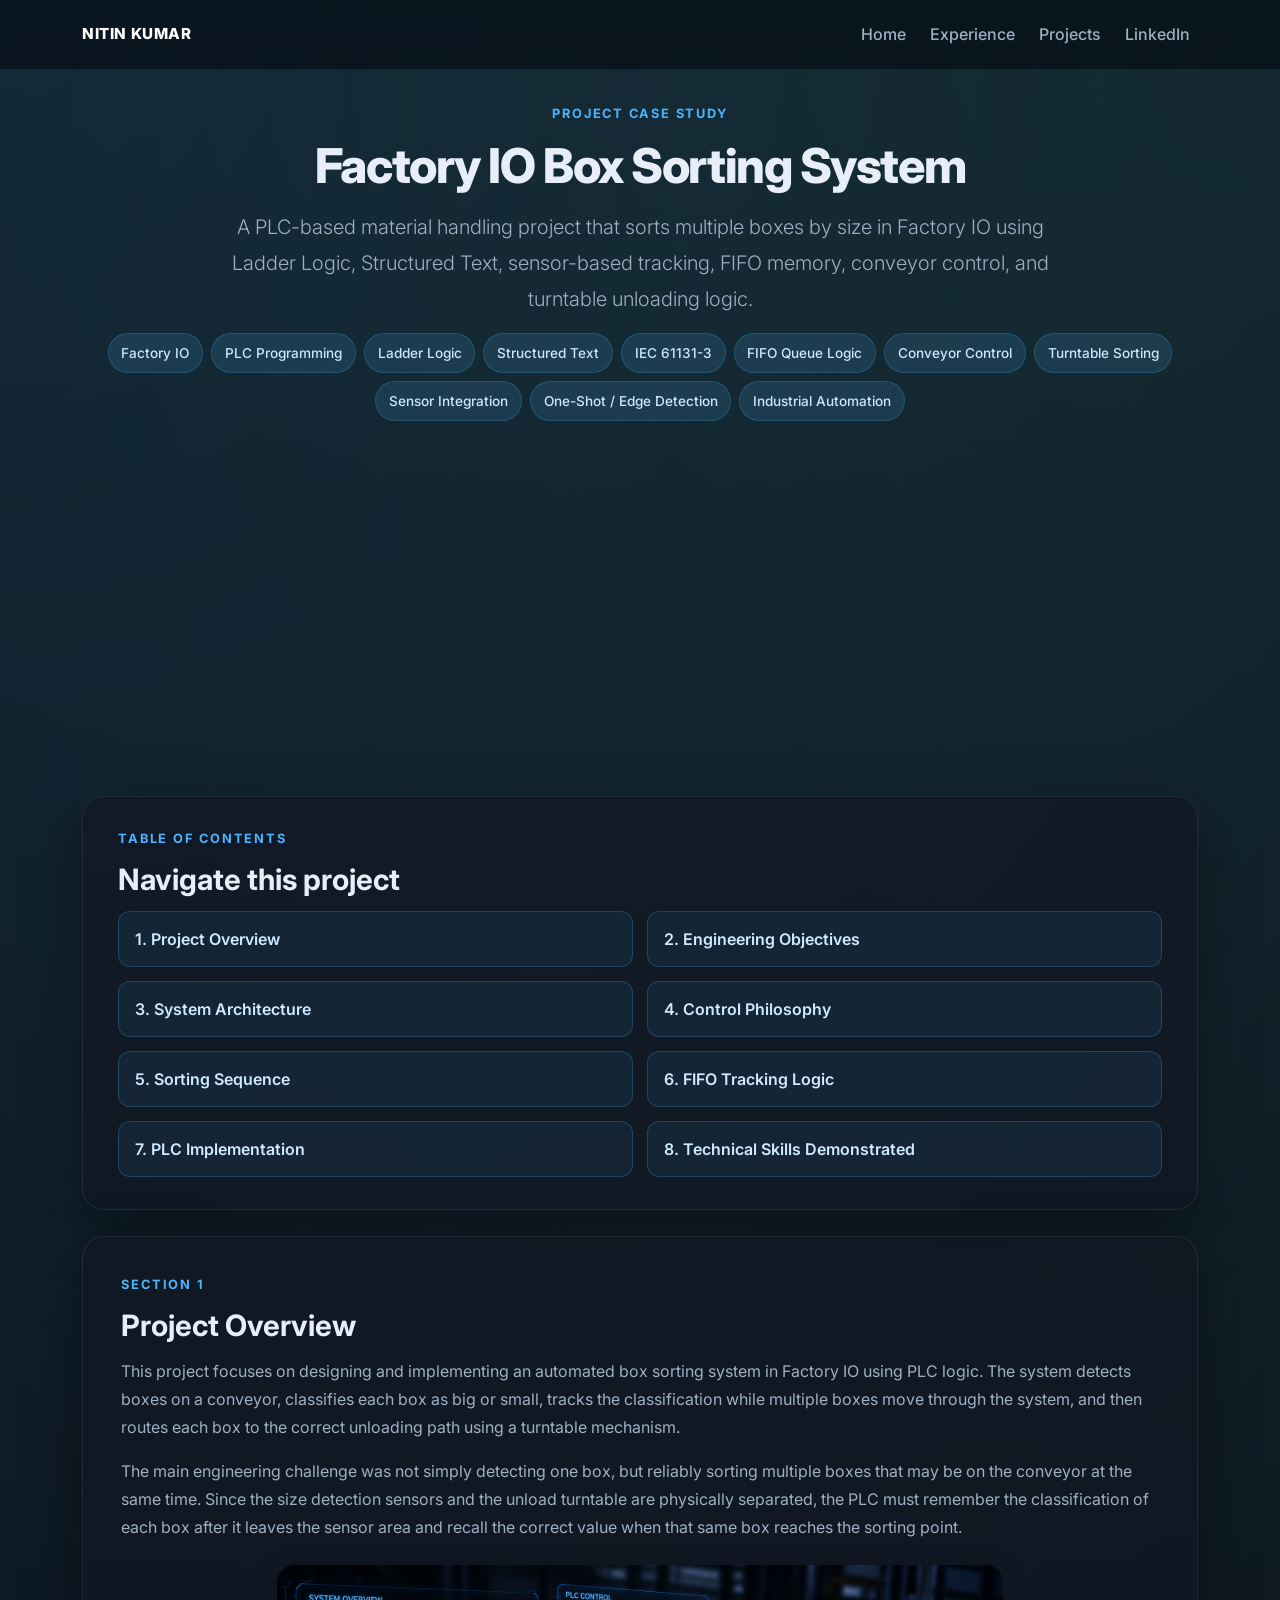
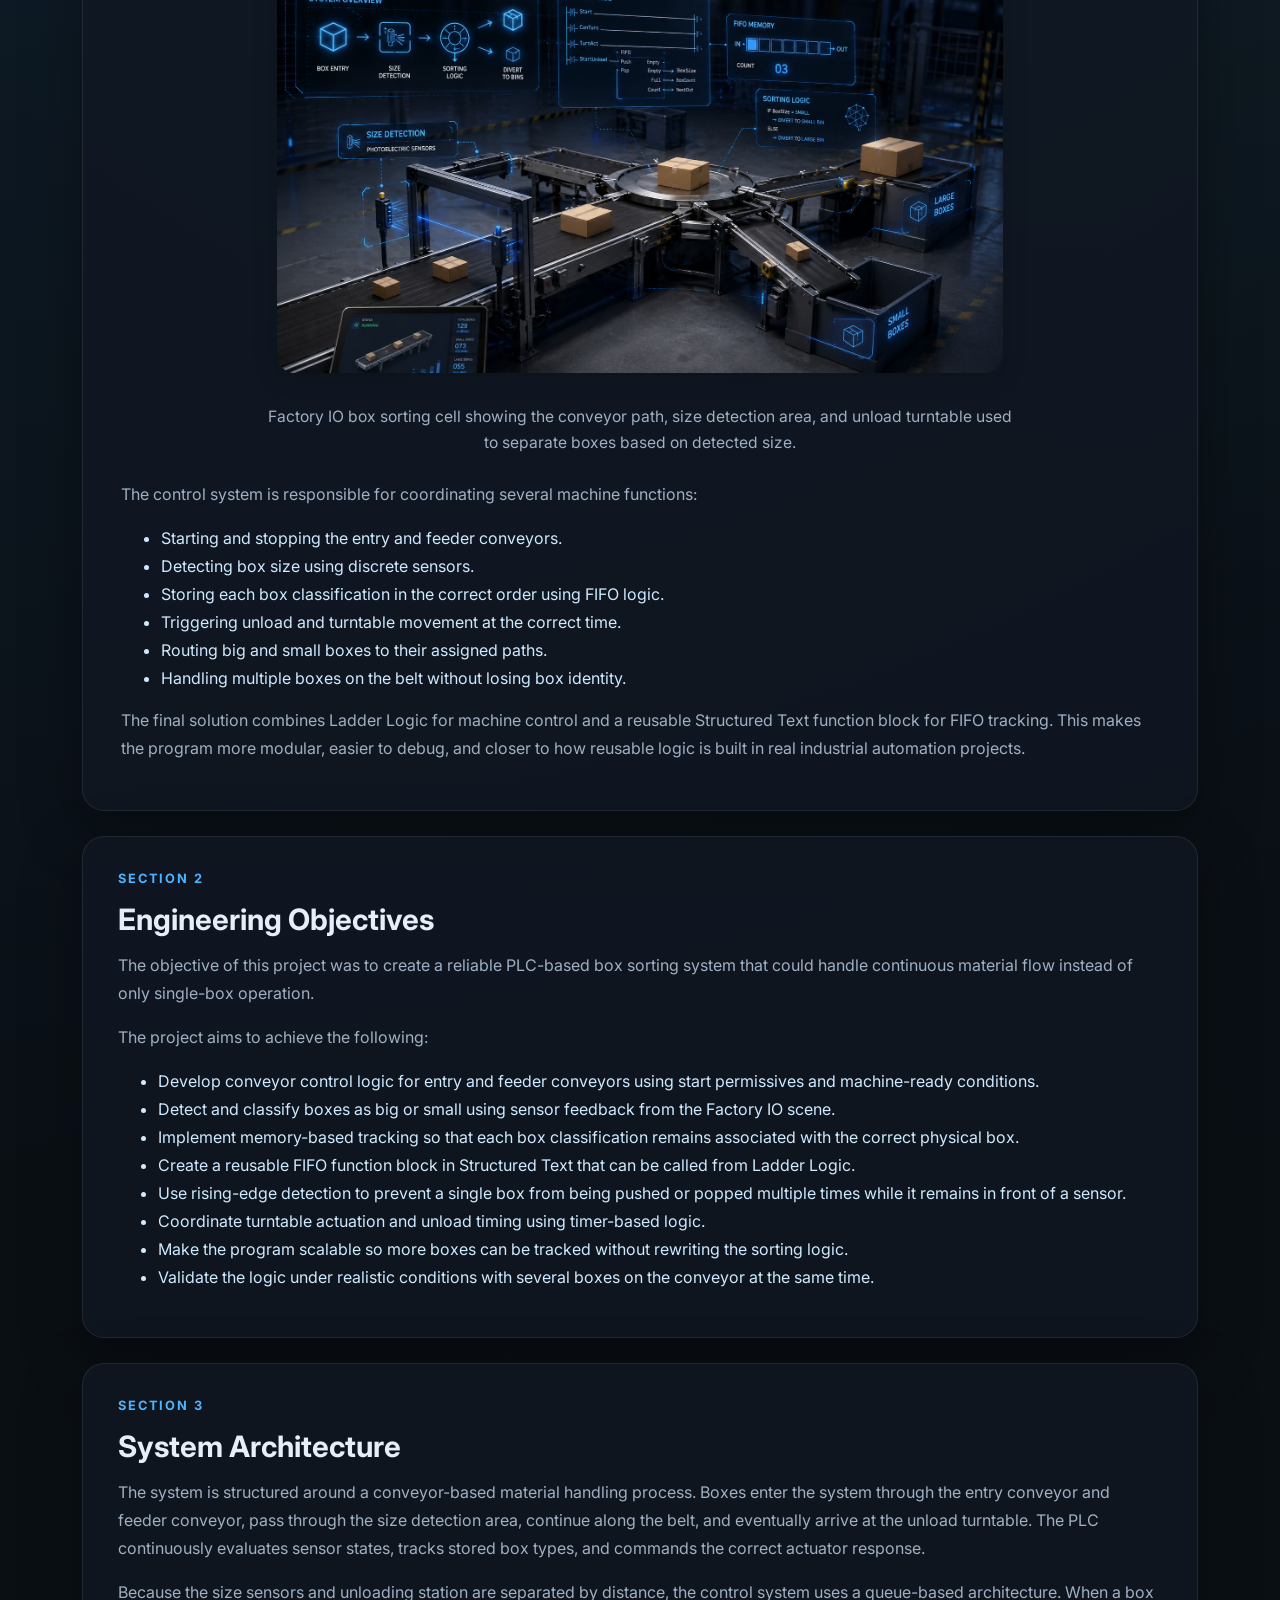
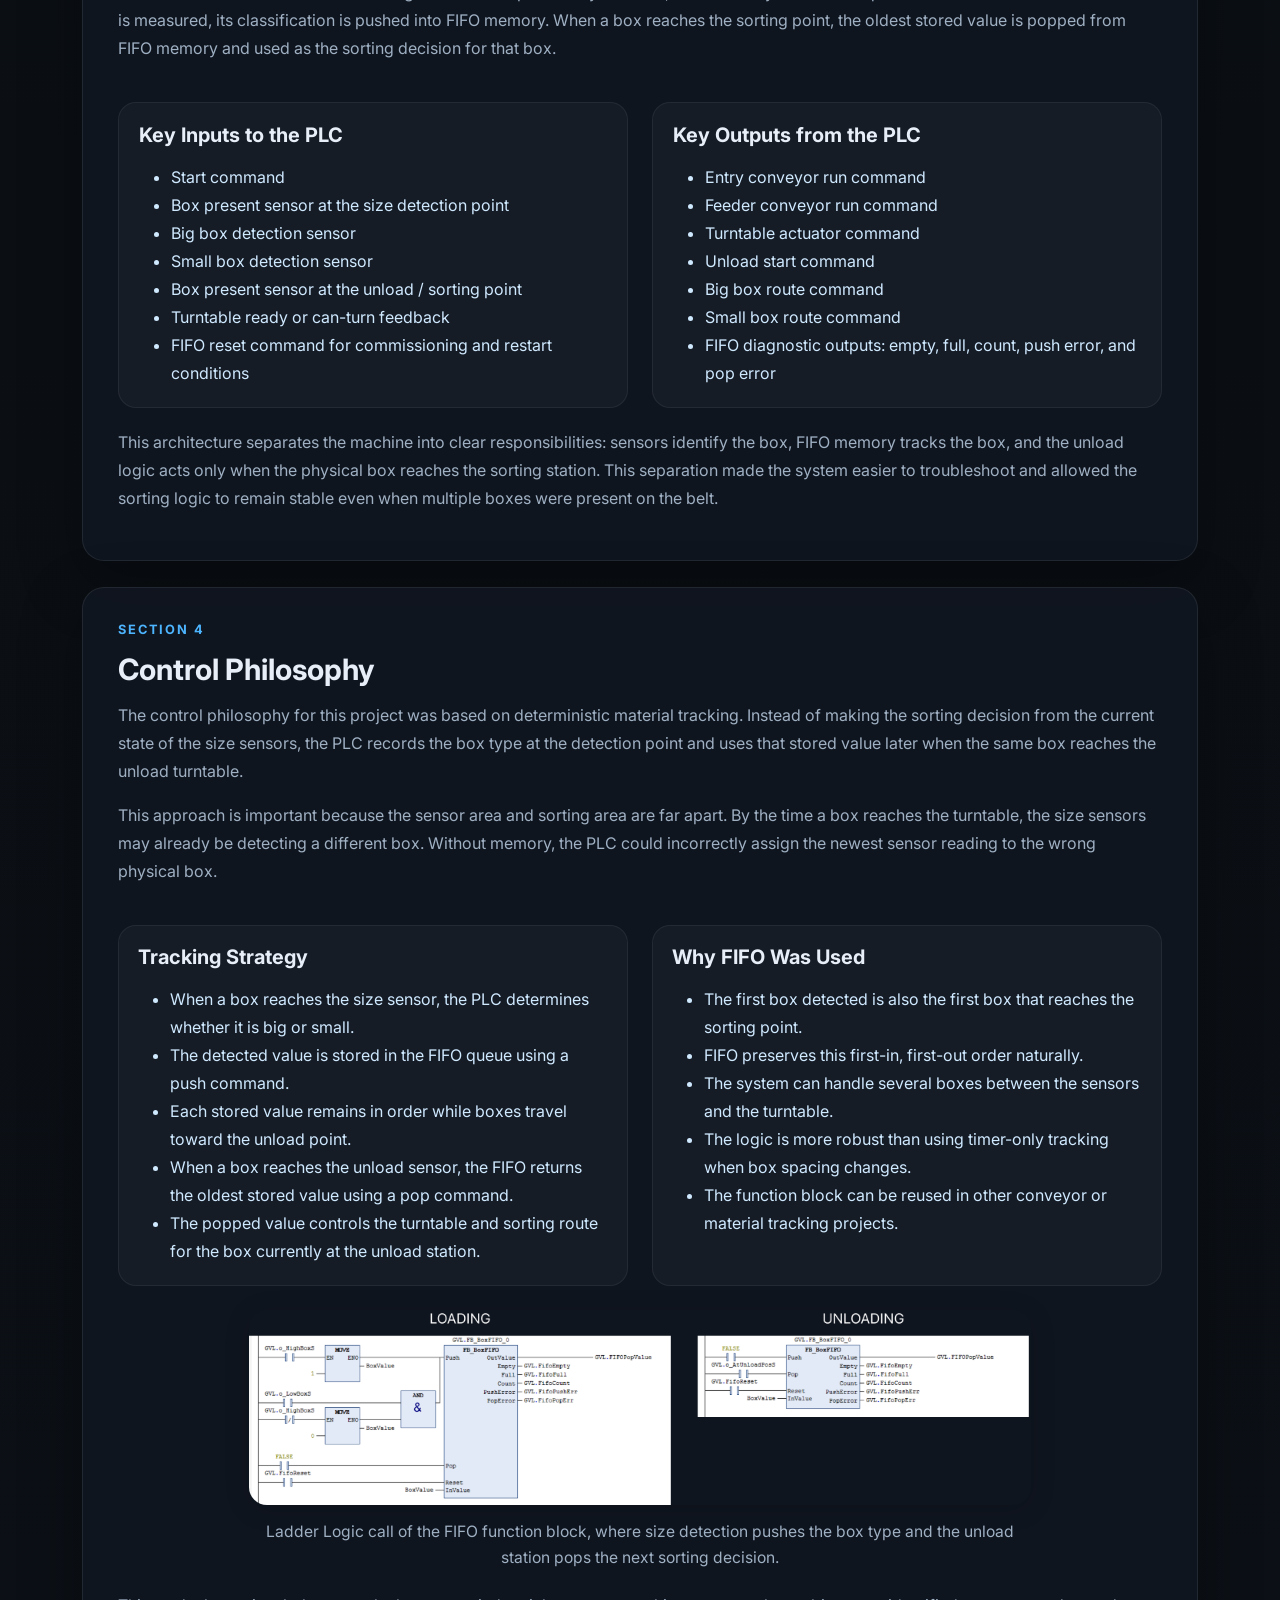
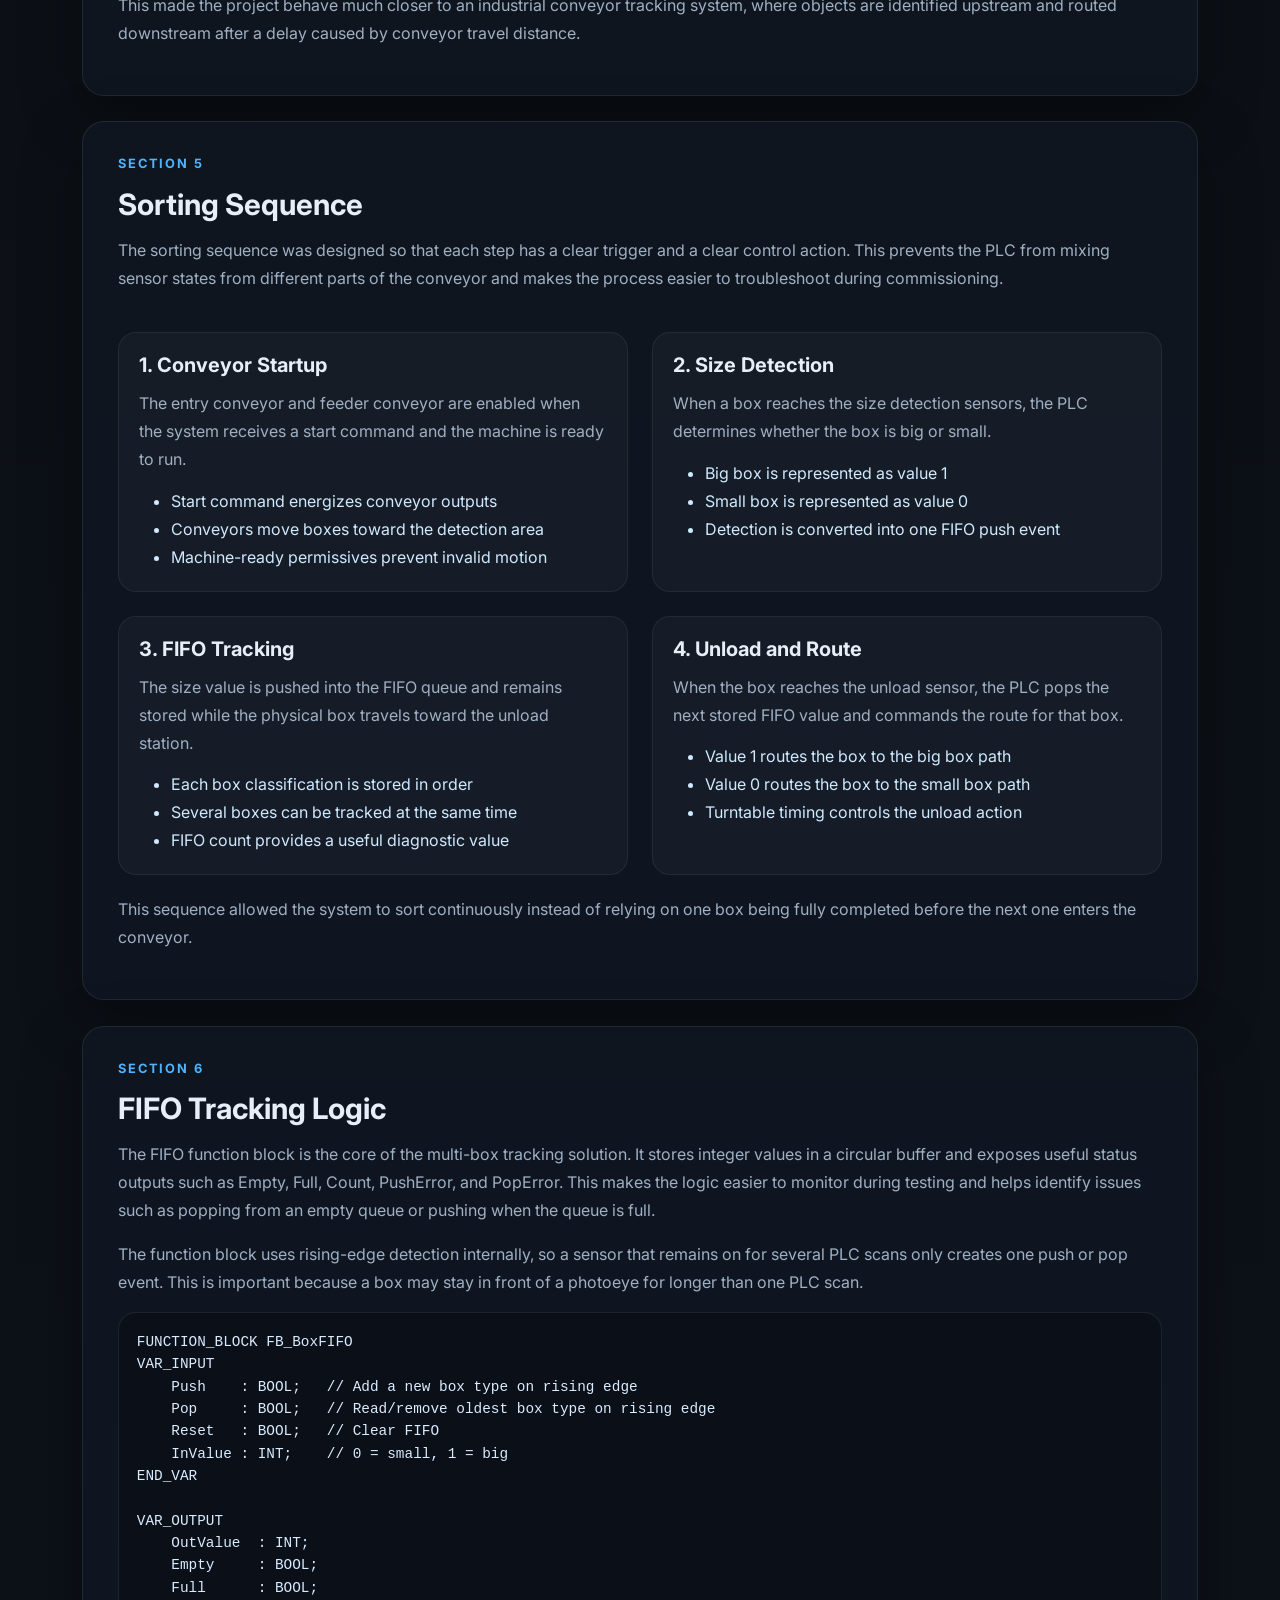
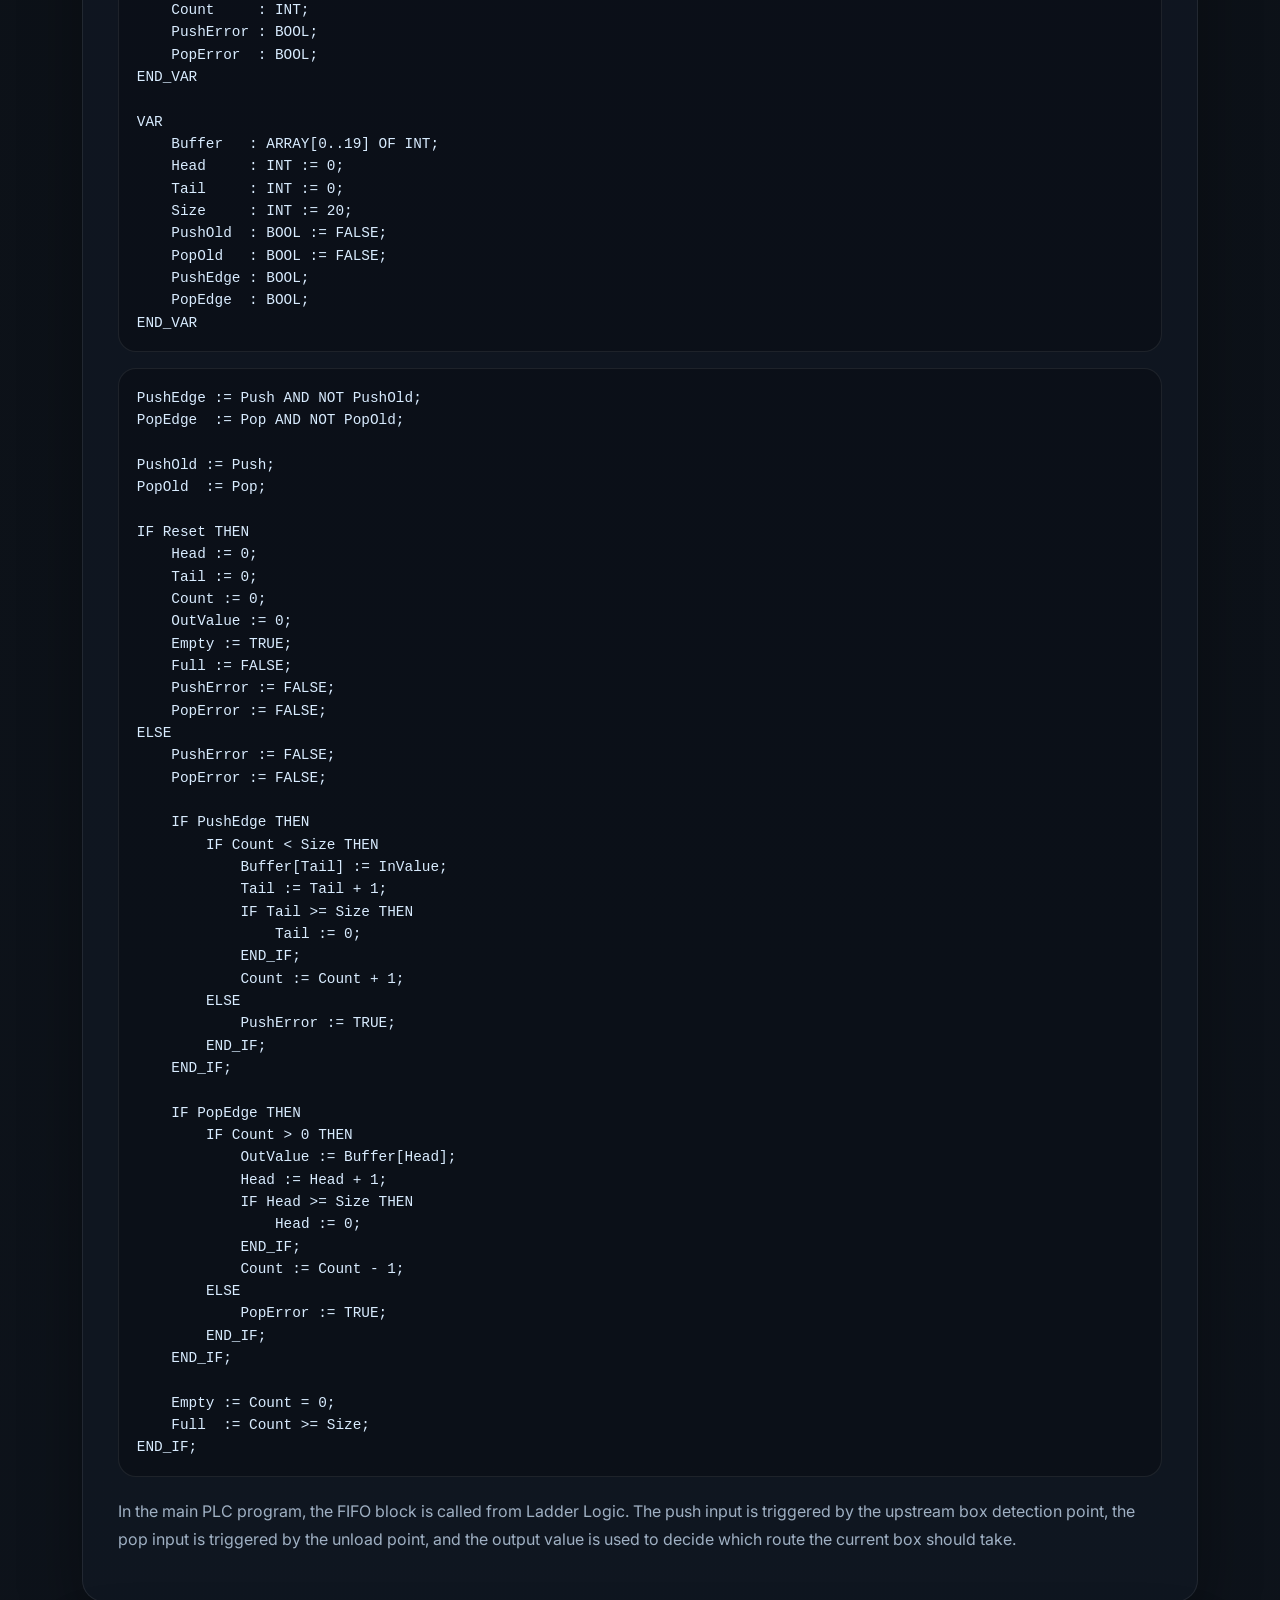
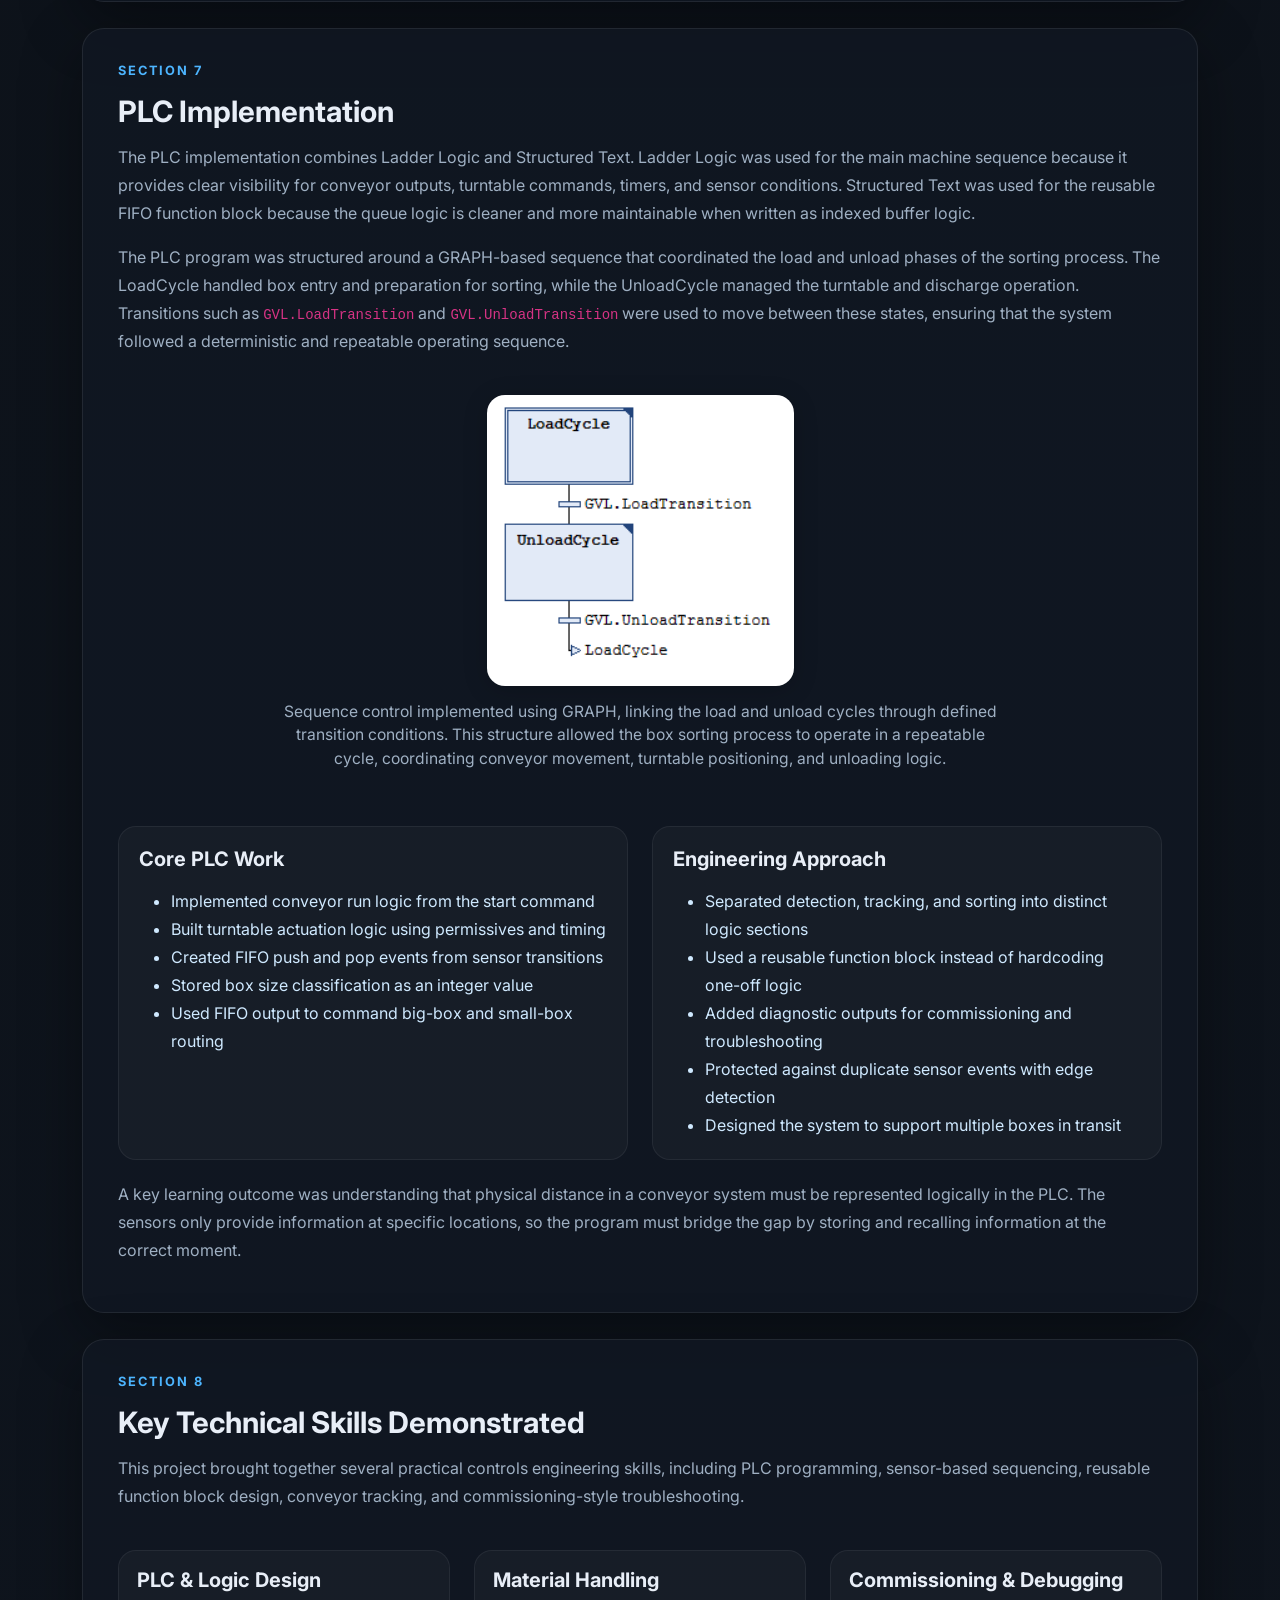
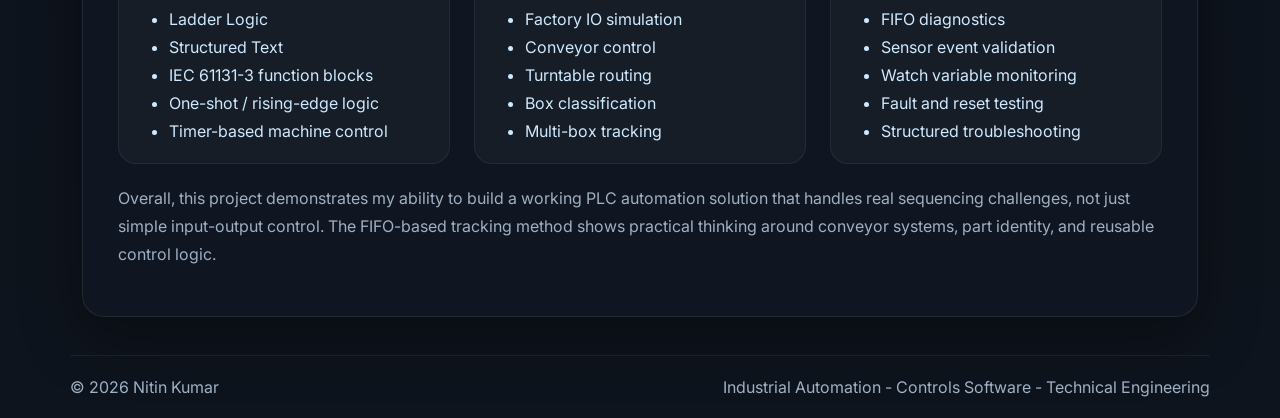
<file: DetailedProjects/Sorting/box_sorting.html>
<!DOCTYPE html>
<html lang="en">
<head>
  <meta charset="UTF-8" />
  <meta name="viewport" content="width=device-width, initial-scale=1.0" />
  <title>Factory IO Box Sorting System | Detailed Project</title>
  <meta name="description" content="Detailed breakdown of a Factory IO PLC-based box sorting project by Nitin Kumar, using Ladder Logic, Structured Text, FIFO tracking, sensors, conveyors, and turntable control." />
  <link href="https://cdn.jsdelivr.net/npm/bootstrap@5.3.2/dist/css/bootstrap.min.css" rel="stylesheet" crossorigin="anonymous" />
  <link href="https://unpkg.com/boxicons@2.1.4/css/boxicons.min.css" rel="stylesheet" />
  <link rel="preconnect" href="https://fonts.googleapis.com" />
  <link rel="preconnect" href="https://fonts.gstatic.com" crossorigin />
  <link href="https://fonts.googleapis.com/css2?family=Inter:wght@400;500;600;700;800&display=swap" rel="stylesheet" />

  <style>
    :root {
      --bg: #0b0f14;
      --bg-soft: #111823;
      --panel: rgba(17, 24, 35, 0.78);
      --panel-border: rgba(255, 255, 255, 0.08);
      --text: #e8eef7;
      --muted: #9fb0c3;
      --accent: #4db5ff;
      --accent-soft: rgba(77, 181, 255, 0.14);
      --shadow: 0 20px 60px rgba(0, 0, 0, 0.35);
      --radius: 22px;
    }

    * { box-sizing: border-box; margin: 0; padding: 0; }
    html { scroll-behavior: smooth; }

    body {
      font-family: "Inter", sans-serif;
      background:
        radial-gradient(circle at top left, rgba(77, 181, 255, 0.12), transparent 28%),
        radial-gradient(circle at top right, rgba(115, 226, 167, 0.08), transparent 22%),
        linear-gradient(180deg, #081018 0%, #0b0f14 35%, #0e141d 100%);
      color: var(--text);
      overflow-x: hidden;
    }

    a { color: inherit; text-decoration: none; }

    .navbar {
      background: rgba(8, 16, 24, 0.76);
      backdrop-filter: blur(16px);
      border-bottom: 1px solid rgba(255, 255, 255, 0.06);
      padding: 0.9rem 0;
    }

    .navbar-brand {
      font-weight: 800;
      letter-spacing: 0.04em;
      text-transform: uppercase;
      font-size: 0.95rem;
    }

    .nav-link {
      color: var(--muted) !important;
      font-weight: 500;
      transition: 0.2s ease;
    }

    .nav-link:hover,
    .nav-link:focus {
      color: var(--text) !important;
    }

    .section-heading {
      margin-bottom: 2rem;
      text-align: center;
    }

    .section-kicker {
      color: var(--accent);
      text-transform: uppercase;
      font-weight: 700;
      font-size: 0.8rem;
      letter-spacing: 0.14em;
      margin-bottom: 0.85rem;
    }

    .section-title {
      font-size: clamp(1.9rem, 4vw, 3rem);
      font-weight: 800;
      letter-spacing: -0.03em;
    }

    .lead {
      color: var(--muted);
      max-width: 860px;
      margin: 0.9rem auto 0;
      line-height: 1.8;
    }

    .project-panel {
      background: var(--panel);
      border: 1px solid var(--panel-border);
      border-radius: var(--radius);
      box-shadow: var(--shadow);
      padding: 2rem 2.2rem;
      margin-bottom: 1.6rem;
    }

    .project-panel h2 {
      font-size: clamp(1.4rem, 2.3vw, 2rem);
      font-weight: 700;
      margin-bottom: 0.85rem;
    }

    .project-panel p {
      color: var(--muted);
      margin-bottom: 1rem;
      line-height: 1.75;
    }

    .overview-panel {
      padding: 2.4rem 2.4rem;
    }

    .overview-panel p:last-of-type {
      margin-bottom: 0.6rem;
    }

    .overview-points {
      margin: 1rem 0 1.15rem;
    }

    .objective-panel p{
      margin-bottom: 1rem;
    }

    .toc-list {
      list-style: none;
      margin: 0;
      padding: 0;
      display: grid;
      grid-template-columns: repeat(2, minmax(0, 1fr));
      gap: 0.85rem;
      align-items: stretch;
    }

    .toc-list a {
      display: block;
      padding: 0.95rem 1rem;
      min-height: 52px;
      border-radius: 12px;
      border: 1px solid rgba(77, 181, 255, 0.22);
      background: rgba(77, 181, 255, 0.08);
      color: #cfe9ff;
      font-weight: 600;
      transition: 0.2s ease;
    }

    .toc-list a:hover {
      background: rgba(77, 181, 255, 0.16);
      transform: translateX(2px);
    }

    .bullet-list {
      margin: 0.5rem 1.5rem 0.85rem;
      padding-left: 1rem;
      color: #cfe9ff;
      line-height: 1.75;
    }

    .chip {
      background: var(--accent-soft);
      color: #cbe7ff;
      border: 1px solid rgba(77, 181, 255, 0.2);
      padding: 0.55rem 0.8rem;
      border-radius: 999px;
      font-size: 0.85rem;
      font-weight: 500;
    }

    .image-caption {
      color: var(--muted);
      font-size: 0.98rem;
      max-width: 760px;
      margin: 0.85rem auto 0;
      line-height: 1.65;
    }

    .code-card {
      background: rgba(0, 0, 0, 0.24);
      border: 1px solid rgba(255, 255, 255, 0.08);
      border-radius: 18px;
      padding: 1.1rem;
      margin-top: 1rem;
      overflow-x: auto;
    }

    .code-card pre {
      color: #d9ecff;
      margin: 0;
      font-size: 0.9rem;
      line-height: 1.55;
      white-space: pre-wrap;
    }

    footer {
      margin-top: 2.4rem;
    }

    .footer-bar {
      padding: 1.2rem 0;
      border-top: 1px solid rgba(255, 255, 255, 0.06);
      color: var(--muted);
      font-size: 1rem;
    }

    @media (max-width: 767px) {
      .project-panel {
        padding: 1.6rem 1.2rem;
      }

      .toc-list {
        grid-template-columns: 1fr;
      }
    }
  </style>
</head>
<body>
  <nav class="navbar navbar-expand-lg navbar-dark fixed-top">
    <div class="container">
      <a class="navbar-brand" href="../../index.html">Nitin Kumar</a>
      <button class="navbar-toggler" type="button" data-bs-toggle="collapse" data-bs-target="#navbarNav" aria-controls="navbarNav" aria-expanded="false" aria-label="Toggle navigation">
        <span class="navbar-toggler-icon"></span>
      </button>
      <div class="collapse navbar-collapse" id="navbarNav">
        <ul class="navbar-nav ms-auto align-items-lg-center gap-lg-2">
          <li class="nav-item"><a class="nav-link" href="../../index.html">Home</a></li>
          <li class="nav-item"><a class="nav-link" href="../../experience.html">Experience</a></li>
          <li class="nav-item"><a class="nav-link" href="../../projects.html">Projects</a></li>
          <li class="nav-item"><a class="nav-link" href="https://www.linkedin.com/in/r-nitin-kumar/" target="_blank" rel="noopener noreferrer">LinkedIn</a></li>
        </ul>
      </div>
    </div>
  </nav>

  <section style="padding-top: 6.5rem;">
    <div class="container">
      <div class="section-heading">
        <div class="section-kicker">Project Case Study</div>
        <h1 class="section-title">Factory IO Box Sorting System</h1>
        <p class="lead">A PLC-based material handling project that sorts multiple boxes by size in Factory IO using Ladder Logic, Structured Text, sensor-based tracking, FIFO memory, conveyor control, and turntable unloading logic.</p>
        <div style="display: flex; justify-content: center; gap: 0.5rem; flex-wrap: wrap; margin-top: 1rem;">
          <span class="chip">Factory IO</span>
          <span class="chip">PLC Programming</span>
          <span class="chip">Ladder Logic</span>
          <span class="chip">Structured Text</span>
          <span class="chip">IEC 61131-3</span>
          <span class="chip">FIFO Queue Logic</span>
          <span class="chip">Conveyor Control</span>
          <span class="chip">Turntable Sorting</span>
          <span class="chip">Sensor Integration</span>
          <span class="chip">One-Shot / Edge Detection</span>
          <span class="chip">Industrial Automation</span>
        </div>
        <iframe style="margin-top: 2%;" width="560" height="315" src="https://www.youtube.com/embed/qc7zFnujAhM?si=Nhg01-IHSXFi0003&amp;controls=0" title="YouTube video player" frameborder="0" allow="accelerometer; autoplay; clipboard-write; encrypted-media; gyroscope; picture-in-picture; web-share" referrerpolicy="strict-origin-when-cross-origin" allowfullscreen></iframe>
      </div>

      <div class="project-panel">
        <div class="section-kicker">Table of Contents</div>
        <h2>Navigate this project</h2>
        <ul class="toc-list">
          <li><a href="#overview">1. Project Overview</a></li>
          <li><a href="#objectives">2. Engineering Objectives</a></li>
          <li><a href="#architecture">3. System Architecture</a></li>
          <li><a href="#control-philosophy">4. Control Philosophy</a></li>
          <li><a href="#sequence">5. Sorting Sequence</a></li>
          <li><a href="#fifo">6. FIFO Tracking Logic</a></li>
          <li><a href="#plc-implementation">7. PLC Implementation</a></li>
          <li><a href="#technical-skills">8. Technical Skills Demonstrated</a></li>
        </ul>
      </div>

      <div class="project-panel overview-panel" id="overview">
        <div class="section-kicker">Section 1</div>
        <h2>Project Overview</h2>
        <p>This project focuses on designing and implementing an automated box sorting system in Factory IO using PLC logic. The system detects boxes on a conveyor, classifies each box as big or small, tracks the classification while multiple boxes move through the system, and then routes each box to the correct unloading path using a turntable mechanism.</p>
        <p>The main engineering challenge was not simply detecting one box, but reliably sorting multiple boxes that may be on the conveyor at the same time. Since the size detection sensors and the unload turntable are physically separated, the PLC must remember the classification of each box after it leaves the sensor area and recall the correct value when that same box reaches the sorting point.</p>
        <div style="margin-top:1.5rem; margin-bottom:1.5rem; text-align:center;">
          <img src="Pics/Overview.png" alt="Factory IO box sorting system overview" style="max-width:70%; border-radius:18px; box-shadow:0 4px 24px rgba(0,0,0,0.18); margin-bottom:1.1rem;">
          <div class="image-caption">
            Factory IO box sorting cell showing the conveyor path, size detection area, and unload turntable used to separate boxes based on detected size.
          </div>
        </div>
        <p>The control system is responsible for coordinating several machine functions:</p>
        <ul class="bullet-list overview-points">
          <li>Starting and stopping the entry and feeder conveyors.</li>
          <li>Detecting box size using discrete sensors.</li>
          <li>Storing each box classification in the correct order using FIFO logic.</li>
          <li>Triggering unload and turntable movement at the correct time.</li>
          <li>Routing big and small boxes to their assigned paths.</li>
          <li>Handling multiple boxes on the belt without losing box identity.</li>
        </ul>
        <p>The final solution combines Ladder Logic for machine control and a reusable Structured Text function block for FIFO tracking. This makes the program more modular, easier to debug, and closer to how reusable logic is built in real industrial automation projects.</p>
      </div>

      <div class="project-panel objective-panel" id="objectives">
        <div class="section-kicker">Section 2</div>
        <h2>Engineering Objectives</h2>
        <p>The objective of this project was to create a reliable PLC-based box sorting system that could handle continuous material flow instead of only single-box operation.</p>
        <p>The project aims to achieve the following:</p>
        <ul class="bullet-list">
          <li>Develop conveyor control logic for entry and feeder conveyors using start permissives and machine-ready conditions.</li>
          <li>Detect and classify boxes as big or small using sensor feedback from the Factory IO scene.</li>
          <li>Implement memory-based tracking so that each box classification remains associated with the correct physical box.</li>
          <li>Create a reusable FIFO function block in Structured Text that can be called from Ladder Logic.</li>
          <li>Use rising-edge detection to prevent a single box from being pushed or popped multiple times while it remains in front of a sensor.</li>
          <li>Coordinate turntable actuation and unload timing using timer-based logic.</li>
          <li>Make the program scalable so more boxes can be tracked without rewriting the sorting logic.</li>
          <li>Validate the logic under realistic conditions with several boxes on the conveyor at the same time.</li>
        </ul>
      </div>

      <div class="project-panel" id="architecture">
        <div class="section-kicker">Section 3</div>
        <h2>System Architecture</h2>
        <p>The system is structured around a conveyor-based material handling process. Boxes enter the system through the entry conveyor and feeder conveyor, pass through the size detection area, continue along the belt, and eventually arrive at the unload turntable. The PLC continuously evaluates sensor states, tracks stored box types, and commands the correct actuator response.</p>
        <p>Because the size sensors and unloading station are separated by distance, the control system uses a queue-based architecture. When a box is measured, its classification is pushed into FIFO memory. When a box reaches the sorting point, the oldest stored value is popped from FIFO memory and used as the sorting decision for that box.</p>

        <div class="row g-4" style="margin-top: 0.5rem;">
          <div class="col-md-6">
            <div style="height: 100%; padding: 1.25rem; border-radius: 18px; background: rgba(255,255,255,0.03); border: 1px solid rgba(255,255,255,0.06);">
              <h5 style="margin-bottom: 1rem; font-weight: 700;">Key Inputs to the PLC</h5>
              <ul class="bullet-list" style="margin: 0 0 0 1rem;">
                <li>Start command</li>
                <li>Box present sensor at the size detection point</li>
                <li>Big box detection sensor</li>
                <li>Small box detection sensor</li>
                <li>Box present sensor at the unload / sorting point</li>
                <li>Turntable ready or can-turn feedback</li>
                <li>FIFO reset command for commissioning and restart conditions</li>
              </ul>
            </div>
          </div>

          <div class="col-md-6">
            <div style="height: 100%; padding: 1.25rem; border-radius: 18px; background: rgba(255,255,255,0.03); border: 1px solid rgba(255,255,255,0.06);">
              <h5 style="margin-bottom: 1rem; font-weight: 700;">Key Outputs from the PLC</h5>
              <ul class="bullet-list" style="margin: 0 0 0 1rem;">
                <li>Entry conveyor run command</li>
                <li>Feeder conveyor run command</li>
                <li>Turntable actuator command</li>
                <li>Unload start command</li>
                <li>Big box route command</li>
                <li>Small box route command</li>
                <li>FIFO diagnostic outputs: empty, full, count, push error, and pop error</li>
              </ul>
            </div>
          </div>
        </div>

        <p style="margin-top: 1.25rem;">This architecture separates the machine into clear responsibilities: sensors identify the box, FIFO memory tracks the box, and the unload logic acts only when the physical box reaches the sorting station. This separation made the system easier to troubleshoot and allowed the sorting logic to remain stable even when multiple boxes were present on the belt.</p>
      </div>

      <div class="project-panel" id="control-philosophy">
        <div class="section-kicker">Section 4</div>
        <h2>Control Philosophy</h2>
        <p>The control philosophy for this project was based on deterministic material tracking. Instead of making the sorting decision from the current state of the size sensors, the PLC records the box type at the detection point and uses that stored value later when the same box reaches the unload turntable.</p>
        <p>This approach is important because the sensor area and sorting area are far apart. By the time a box reaches the turntable, the size sensors may already be detecting a different box. Without memory, the PLC could incorrectly assign the newest sensor reading to the wrong physical box.</p>

        <div class="row g-4" style="margin-top: 0.5rem; margin-bottom: 1rem;">
          <div class="col-lg-6">
            <div style="height: 100%; padding: 1.2rem; border-radius: 18px; background: rgba(255,255,255,0.03); border: 1px solid rgba(255,255,255,0.06);">
              <h5 style="margin-bottom: 1rem; font-weight: 700;">Tracking Strategy</h5>
              <ul class="bullet-list" style="margin: 0 0 0 1rem;">
                <li>When a box reaches the size sensor, the PLC determines whether it is big or small.</li>
                <li>The detected value is stored in the FIFO queue using a push command.</li>
                <li>Each stored value remains in order while boxes travel toward the unload point.</li>
                <li>When a box reaches the unload sensor, the FIFO returns the oldest stored value using a pop command.</li>
                <li>The popped value controls the turntable and sorting route for the box currently at the unload station.</li>
              </ul>
            </div>
          </div>

          <div class="col-lg-6">
            <div style="height: 100%; padding: 1.2rem; border-radius: 18px; background: rgba(255,255,255,0.03); border: 1px solid rgba(255,255,255,0.06);">
              <h5 style="margin-bottom: 1rem; font-weight: 700;">Why FIFO Was Used</h5>
              <ul class="bullet-list" style="margin: 0 0 0 1rem;">
                <li>The first box detected is also the first box that reaches the sorting point.</li>
                <li>FIFO preserves this first-in, first-out order naturally.</li>
                <li>The system can handle several boxes between the sensors and the turntable.</li>
                <li>The logic is more robust than using timer-only tracking when box spacing changes.</li>
                <li>The function block can be reused in other conveyor or material tracking projects.</li>
              </ul>
            </div>
          </div>
        </div>

        <div style="margin-top:1.5rem; text-align:center;">
          <img src="Pics/FIFO.png" alt="FIFO function block call in Ladder Logic" style="max-width:75%; border-radius:18px; box-shadow:0 4px 24px rgba(0,0,0,0.18);">
          <div class="image-caption">
            Ladder Logic call of the FIFO function block, where size detection pushes the box type and the unload station pops the next sorting decision.
          </div>
        </div>

        <p style="margin-top: 1.25rem;">This made the project behave much closer to an industrial conveyor tracking system, where objects are identified upstream and routed downstream after a delay caused by conveyor travel distance.</p>
      </div>

      <div class="project-panel" id="sequence">
        <div class="section-kicker">Section 5</div>
        <h2>Sorting Sequence</h2>
        <p>The sorting sequence was designed so that each step has a clear trigger and a clear control action. This prevents the PLC from mixing sensor states from different parts of the conveyor and makes the process easier to troubleshoot during commissioning.</p>

        <div class="row g-4" style="margin-top: 0.5rem;">
          <div class="col-md-6">
            <div style="height: 100%; padding: 1.25rem; border-radius: 18px; background: rgba(255,255,255,0.03); border: 1px solid rgba(255,255,255,0.06);">
              <h5 style="margin-bottom: 0.75rem; font-weight: 700;">1. Conveyor Startup</h5>
              <p style="color: var(--muted); margin-bottom: 0.85rem;">The entry conveyor and feeder conveyor are enabled when the system receives a start command and the machine is ready to run.</p>
              <ul class="bullet-list" style="margin: 0 0 0 1rem;">
                <li>Start command energizes conveyor outputs</li>
                <li>Conveyors move boxes toward the detection area</li>
                <li>Machine-ready permissives prevent invalid motion</li>
              </ul>
            </div>
          </div>

          <div class="col-md-6">
            <div style="height: 100%; padding: 1.25rem; border-radius: 18px; background: rgba(255,255,255,0.03); border: 1px solid rgba(255,255,255,0.06);">
              <h5 style="margin-bottom: 0.75rem; font-weight: 700;">2. Size Detection</h5>
              <p style="color: var(--muted); margin-bottom: 0.85rem;">When a box reaches the size detection sensors, the PLC determines whether the box is big or small.</p>
              <ul class="bullet-list" style="margin: 0 0 0 1rem;">
                <li>Big box is represented as value 1</li>
                <li>Small box is represented as value 0</li>
                <li>Detection is converted into one FIFO push event</li>
              </ul>
            </div>
          </div>

          <div class="col-md-6">
            <div style="height: 100%; padding: 1.25rem; border-radius: 18px; background: rgba(255,255,255,0.03); border: 1px solid rgba(255,255,255,0.06);">
              <h5 style="margin-bottom: 0.75rem; font-weight: 700;">3. FIFO Tracking</h5>
              <p style="color: var(--muted); margin-bottom: 0.85rem;">The size value is pushed into the FIFO queue and remains stored while the physical box travels toward the unload station.</p>
              <ul class="bullet-list" style="margin: 0 0 0 1rem;">
                <li>Each box classification is stored in order</li>
                <li>Several boxes can be tracked at the same time</li>
                <li>FIFO count provides a useful diagnostic value</li>
              </ul>
            </div>
          </div>

          <div class="col-md-6">
            <div style="height: 100%; padding: 1.25rem; border-radius: 18px; background: rgba(255,255,255,0.03); border: 1px solid rgba(255,255,255,0.06);">
              <h5 style="margin-bottom: 0.75rem; font-weight: 700;">4. Unload and Route</h5>
              <p style="color: var(--muted); margin-bottom: 0.85rem;">When the box reaches the unload sensor, the PLC pops the next stored FIFO value and commands the route for that box.</p>
              <ul class="bullet-list" style="margin: 0 0 0 1rem;">
                <li>Value 1 routes the box to the big box path</li>
                <li>Value 0 routes the box to the small box path</li>
                <li>Turntable timing controls the unload action</li>
              </ul>
            </div>
          </div>
        </div>

        <p style="margin-top: 1.25rem;">This sequence allowed the system to sort continuously instead of relying on one box being fully completed before the next one enters the conveyor.</p>
      </div>

      <div class="project-panel" id="fifo">
        <div class="section-kicker">Section 6</div>
        <h2>FIFO Tracking Logic</h2>
        <p>The FIFO function block is the core of the multi-box tracking solution. It stores integer values in a circular buffer and exposes useful status outputs such as Empty, Full, Count, PushError, and PopError. This makes the logic easier to monitor during testing and helps identify issues such as popping from an empty queue or pushing when the queue is full.</p>
        <p>The function block uses rising-edge detection internally, so a sensor that remains on for several PLC scans only creates one push or pop event. This is important because a box may stay in front of a photoeye for longer than one PLC scan.</p>

        <div class="code-card">
<pre>FUNCTION_BLOCK FB_BoxFIFO
VAR_INPUT
    Push    : BOOL;   // Add a new box type on rising edge
    Pop     : BOOL;   // Read/remove oldest box type on rising edge
    Reset   : BOOL;   // Clear FIFO
    InValue : INT;    // 0 = small, 1 = big
END_VAR

VAR_OUTPUT
    OutValue  : INT;
    Empty     : BOOL;
    Full      : BOOL;
    Count     : INT;
    PushError : BOOL;
    PopError  : BOOL;
END_VAR

VAR
    Buffer   : ARRAY[0..19] OF INT;
    Head     : INT := 0;
    Tail     : INT := 0;
    Size     : INT := 20;
    PushOld  : BOOL := FALSE;
    PopOld   : BOOL := FALSE;
    PushEdge : BOOL;
    PopEdge  : BOOL;
END_VAR</pre>
        </div>

        <div class="code-card">
<pre>PushEdge := Push AND NOT PushOld;
PopEdge  := Pop AND NOT PopOld;

PushOld := Push;
PopOld  := Pop;

IF Reset THEN
    Head := 0;
    Tail := 0;
    Count := 0;
    OutValue := 0;
    Empty := TRUE;
    Full := FALSE;
    PushError := FALSE;
    PopError := FALSE;
ELSE
    PushError := FALSE;
    PopError := FALSE;

    IF PushEdge THEN
        IF Count &lt; Size THEN
            Buffer[Tail] := InValue;
            Tail := Tail + 1;
            IF Tail &gt;= Size THEN
                Tail := 0;
            END_IF;
            Count := Count + 1;
        ELSE
            PushError := TRUE;
        END_IF;
    END_IF;

    IF PopEdge THEN
        IF Count &gt; 0 THEN
            OutValue := Buffer[Head];
            Head := Head + 1;
            IF Head &gt;= Size THEN
                Head := 0;
            END_IF;
            Count := Count - 1;
        ELSE
            PopError := TRUE;
        END_IF;
    END_IF;

    Empty := Count = 0;
    Full  := Count &gt;= Size;
END_IF;</pre>
        </div>

        <p style="margin-top: 1.25rem;">In the main PLC program, the FIFO block is called from Ladder Logic. The push input is triggered by the upstream box detection point, the pop input is triggered by the unload point, and the output value is used to decide which route the current box should take.</p>
      </div>

      <div class="project-panel" id="plc-implementation">
        <div class="section-kicker">Section 7</div>
        <h2>PLC Implementation</h2>
        <p>The PLC implementation combines Ladder Logic and Structured Text. Ladder Logic was used for the main machine sequence because it provides clear visibility for conveyor outputs, turntable commands, timers, and sensor conditions. Structured Text was used for the reusable FIFO function block because the queue logic is cleaner and more maintainable when written as indexed buffer logic.</p>
        <p>
          The PLC program was structured around a GRAPH-based sequence that coordinated the load and unload phases of the sorting process. 
          The LoadCycle handled box entry and preparation for sorting, while the UnloadCycle managed the turntable and discharge operation. 
          Transitions such as <code>GVL.LoadTransition</code> and <code>GVL.UnloadTransition</code> were used to move between these states, ensuring that the system followed a deterministic and repeatable operating sequence.
        </p>
        <div style="margin-top:2.5rem; text-align:center;">
          <img src="Pics/Graph.png" alt="Factory IO load and unload sequence implemented using GRAPH" style="max-width:60%; border-radius:18px; box-shadow:0 4px 24px rgba(0,0,0,0.18);">
          <div style="color:var(--muted); font-size:0.98rem; max-width:70%; margin:0.85rem auto 2rem;">
            Sequence control implemented using GRAPH, linking the load and unload cycles through defined transition conditions. 
            This structure allowed the box sorting process to operate in a repeatable cycle, coordinating conveyor movement, turntable positioning, and unloading logic.
          </div>
        </div>

        <div class="row g-4" style="margin-top: 0.5rem;">
          <div class="col-lg-6">
            <div style="height: 100%; padding: 1.25rem; border-radius: 18px; background: rgba(255,255,255,0.03); border: 1px solid rgba(255,255,255,0.06);">
              <h5 style="margin-bottom: 1rem; font-weight: 700;">Core PLC Work</h5>
              <ul class="bullet-list" style="margin: 0 0 0 1rem;">
                <li>Implemented conveyor run logic from the start command</li>
                <li>Built turntable actuation logic using permissives and timing</li>
                <li>Created FIFO push and pop events from sensor transitions</li>
                <li>Stored box size classification as an integer value</li>
                <li>Used FIFO output to command big-box and small-box routing</li>
              </ul>
            </div>
          </div>

          <div class="col-lg-6">
            <div style="height: 100%; padding: 1.25rem; border-radius: 18px; background: rgba(255,255,255,0.03); border: 1px solid rgba(255,255,255,0.06);">
              <h5 style="margin-bottom: 1rem; font-weight: 700;">Engineering Approach</h5>
              <ul class="bullet-list" style="margin: 0 0 0 1rem;">
                <li>Separated detection, tracking, and sorting into distinct logic sections</li>
                <li>Used a reusable function block instead of hardcoding one-off logic</li>
                <li>Added diagnostic outputs for commissioning and troubleshooting</li>
                <li>Protected against duplicate sensor events with edge detection</li>
                <li>Designed the system to support multiple boxes in transit</li>
              </ul>
            </div>
          </div>
        </div>

        <p style="margin-top: 1.25rem;">A key learning outcome was understanding that physical distance in a conveyor system must be represented logically in the PLC. The sensors only provide information at specific locations, so the program must bridge the gap by storing and recalling information at the correct moment.</p>

      </div>

      <div class="project-panel" id="technical-skills">
        <div class="section-kicker">Section 8</div>
        <h2>Key Technical Skills Demonstrated</h2>
        <p>This project brought together several practical controls engineering skills, including PLC programming, sensor-based sequencing, reusable function block design, conveyor tracking, and commissioning-style troubleshooting.</p>

        <div class="row g-4" style="margin-top: 0.75rem;">
          <div class="col-md-6 col-lg-4">
            <div style="height:100%; padding:1.1rem; border-radius:18px; background: rgba(255,255,255,0.03); border:1px solid rgba(255,255,255,0.06);">
              <h5 style="font-weight:700; margin-bottom:0.8rem;">PLC & Logic Design</h5>
              <ul class="bullet-list" style="margin: 0 0 0 1rem;">
                <li>Ladder Logic</li>
                <li>Structured Text</li>
                <li>IEC 61131-3 function blocks</li>
                <li>One-shot / rising-edge logic</li>
                <li>Timer-based machine control</li>
              </ul>
            </div>
          </div>

          <div class="col-md-6 col-lg-4">
            <div style="height:100%; padding:1.1rem; border-radius:18px; background: rgba(255,255,255,0.03); border:1px solid rgba(255,255,255,0.06);">
              <h5 style="font-weight:700; margin-bottom:0.8rem;">Material Handling</h5>
              <ul class="bullet-list" style="margin: 0 0 0 1rem;">
                <li>Factory IO simulation</li>
                <li>Conveyor control</li>
                <li>Turntable routing</li>
                <li>Box classification</li>
                <li>Multi-box tracking</li>
              </ul>
            </div>
          </div>

          <div class="col-md-6 col-lg-4">
            <div style="height:100%; padding:1.1rem; border-radius:18px; background: rgba(255,255,255,0.03); border:1px solid rgba(255,255,255,0.06);">
              <h5 style="font-weight:700; margin-bottom:0.8rem;">Commissioning & Debugging</h5>
              <ul class="bullet-list" style="margin: 0 0 0 1rem;">
                <li>FIFO diagnostics</li>
                <li>Sensor event validation</li>
                <li>Watch variable monitoring</li>
                <li>Fault and reset testing</li>
                <li>Structured troubleshooting</li>
              </ul>
            </div>
          </div>
        </div>

        <p style="margin-top: 1.25rem;">Overall, this project demonstrates my ability to build a working PLC automation solution that handles real sequencing challenges, not just simple input-output control. The FIFO-based tracking method shows practical thinking around conveyor systems, part identity, and reusable control logic.</p>
      </div>

    </div>
  </section>

  <footer>
    <div class="container d-flex flex-column flex-md-row justify-content-between gap-2 footer-bar">
      <span>&copy; 2026 Nitin Kumar</span>
      <span>Industrial Automation - Controls Software - Technical Engineering</span>
    </div>
  </footer>

  <script src="https://cdn.jsdelivr.net/npm/bootstrap@5.3.2/dist/js/bootstrap.bundle.min.js" crossorigin="anonymous"></script>
</body>
</html>
</file>
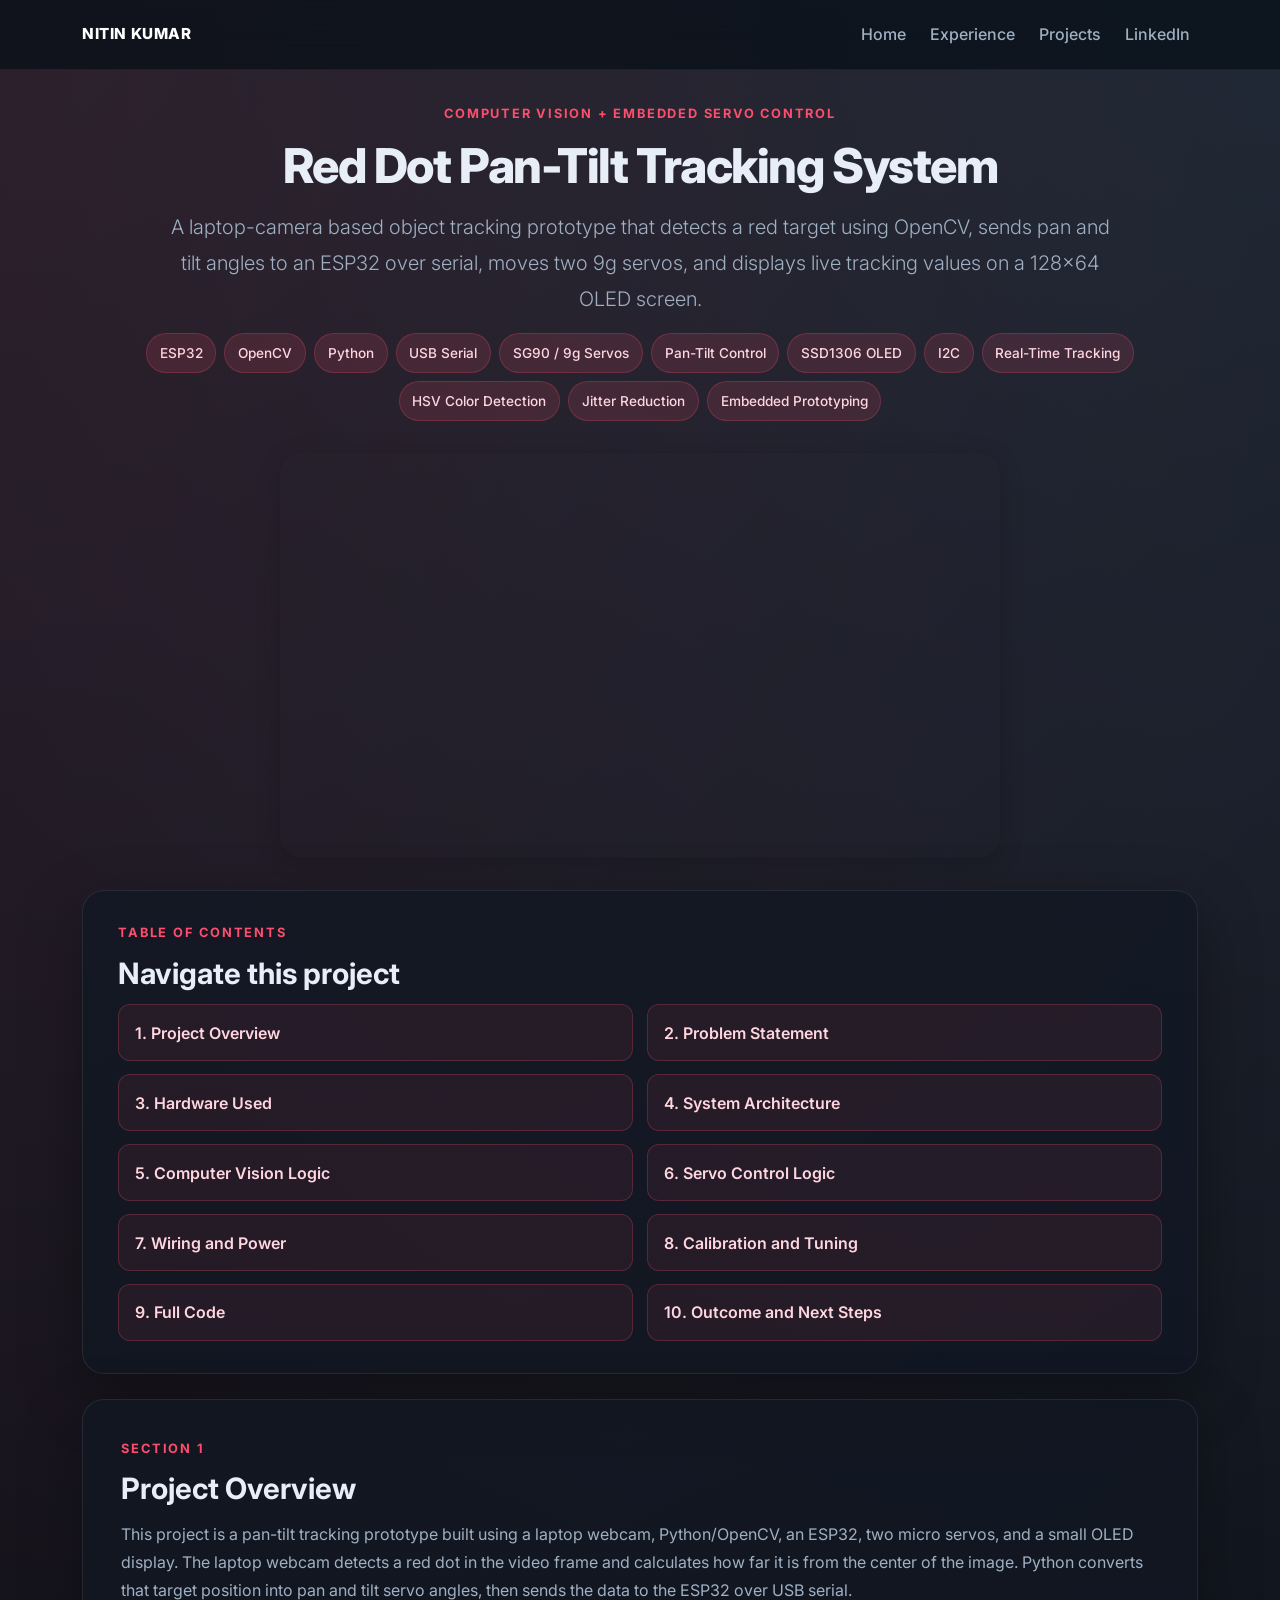
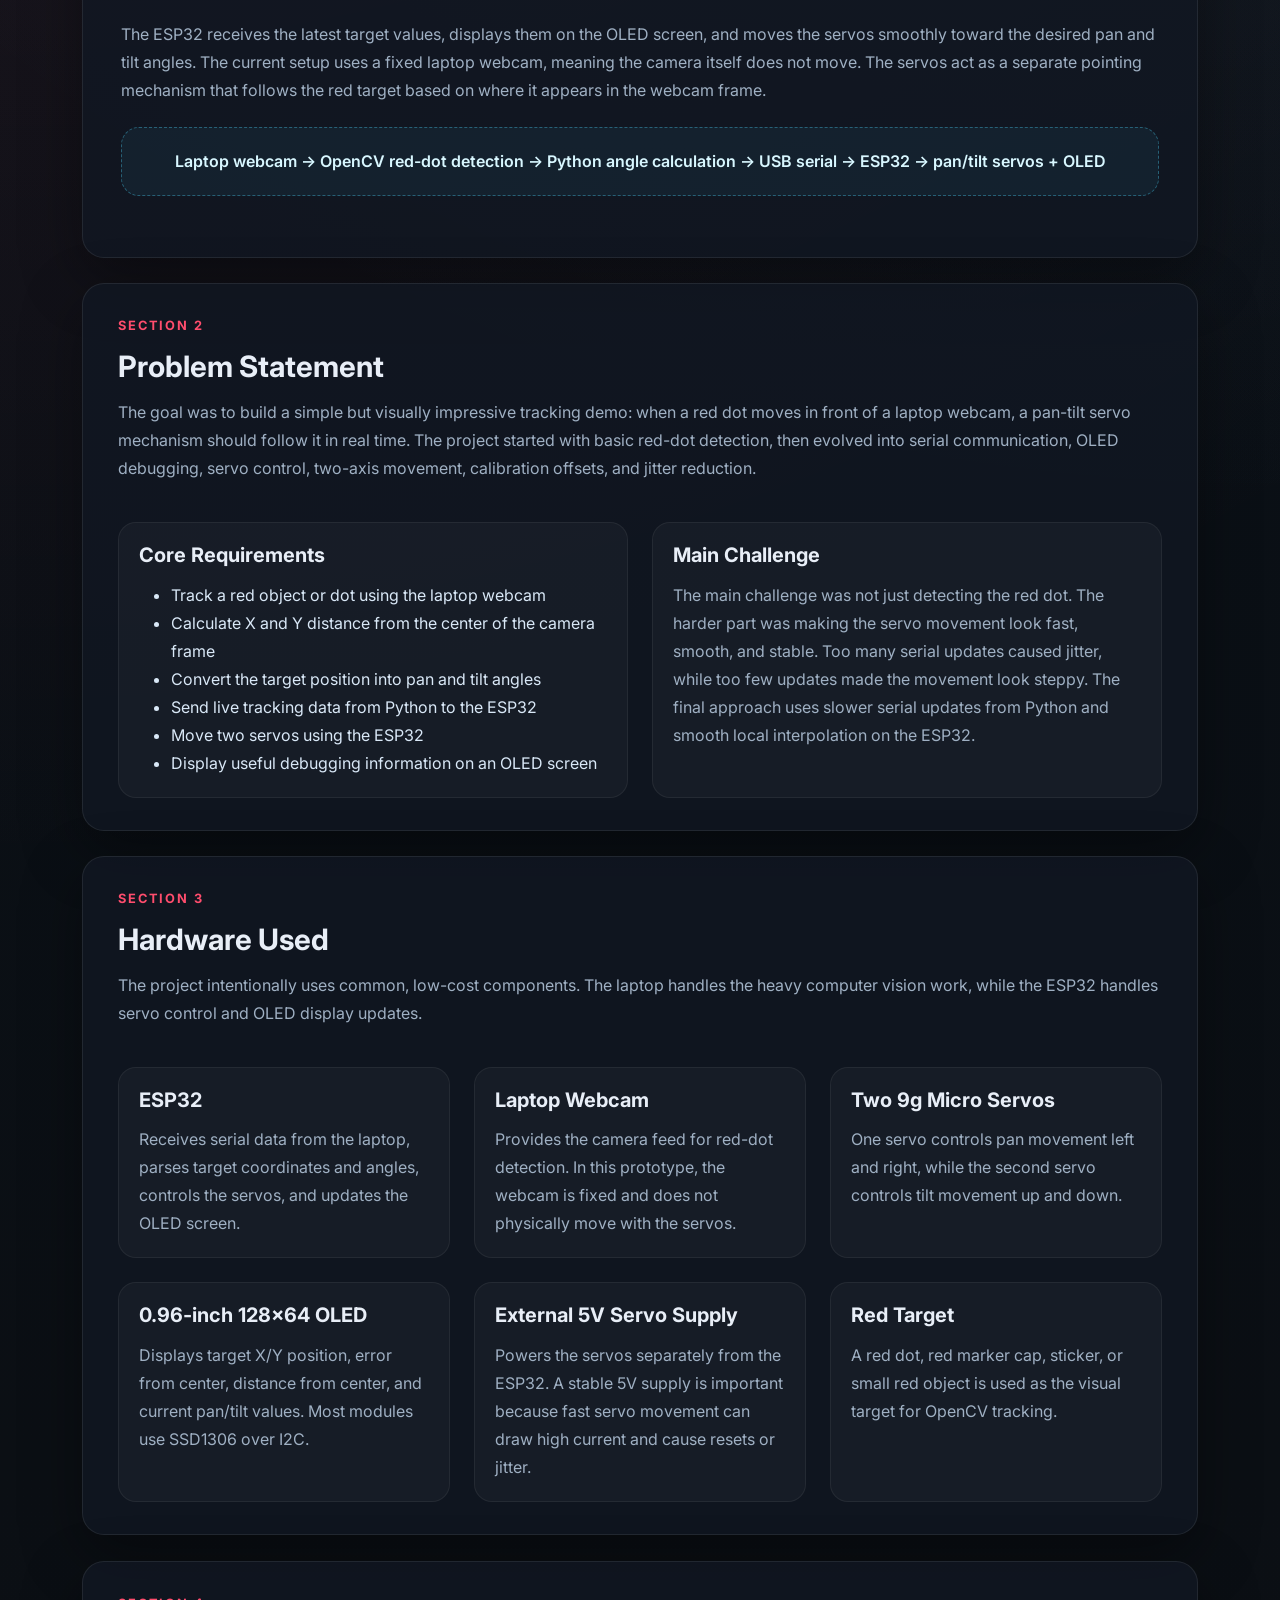
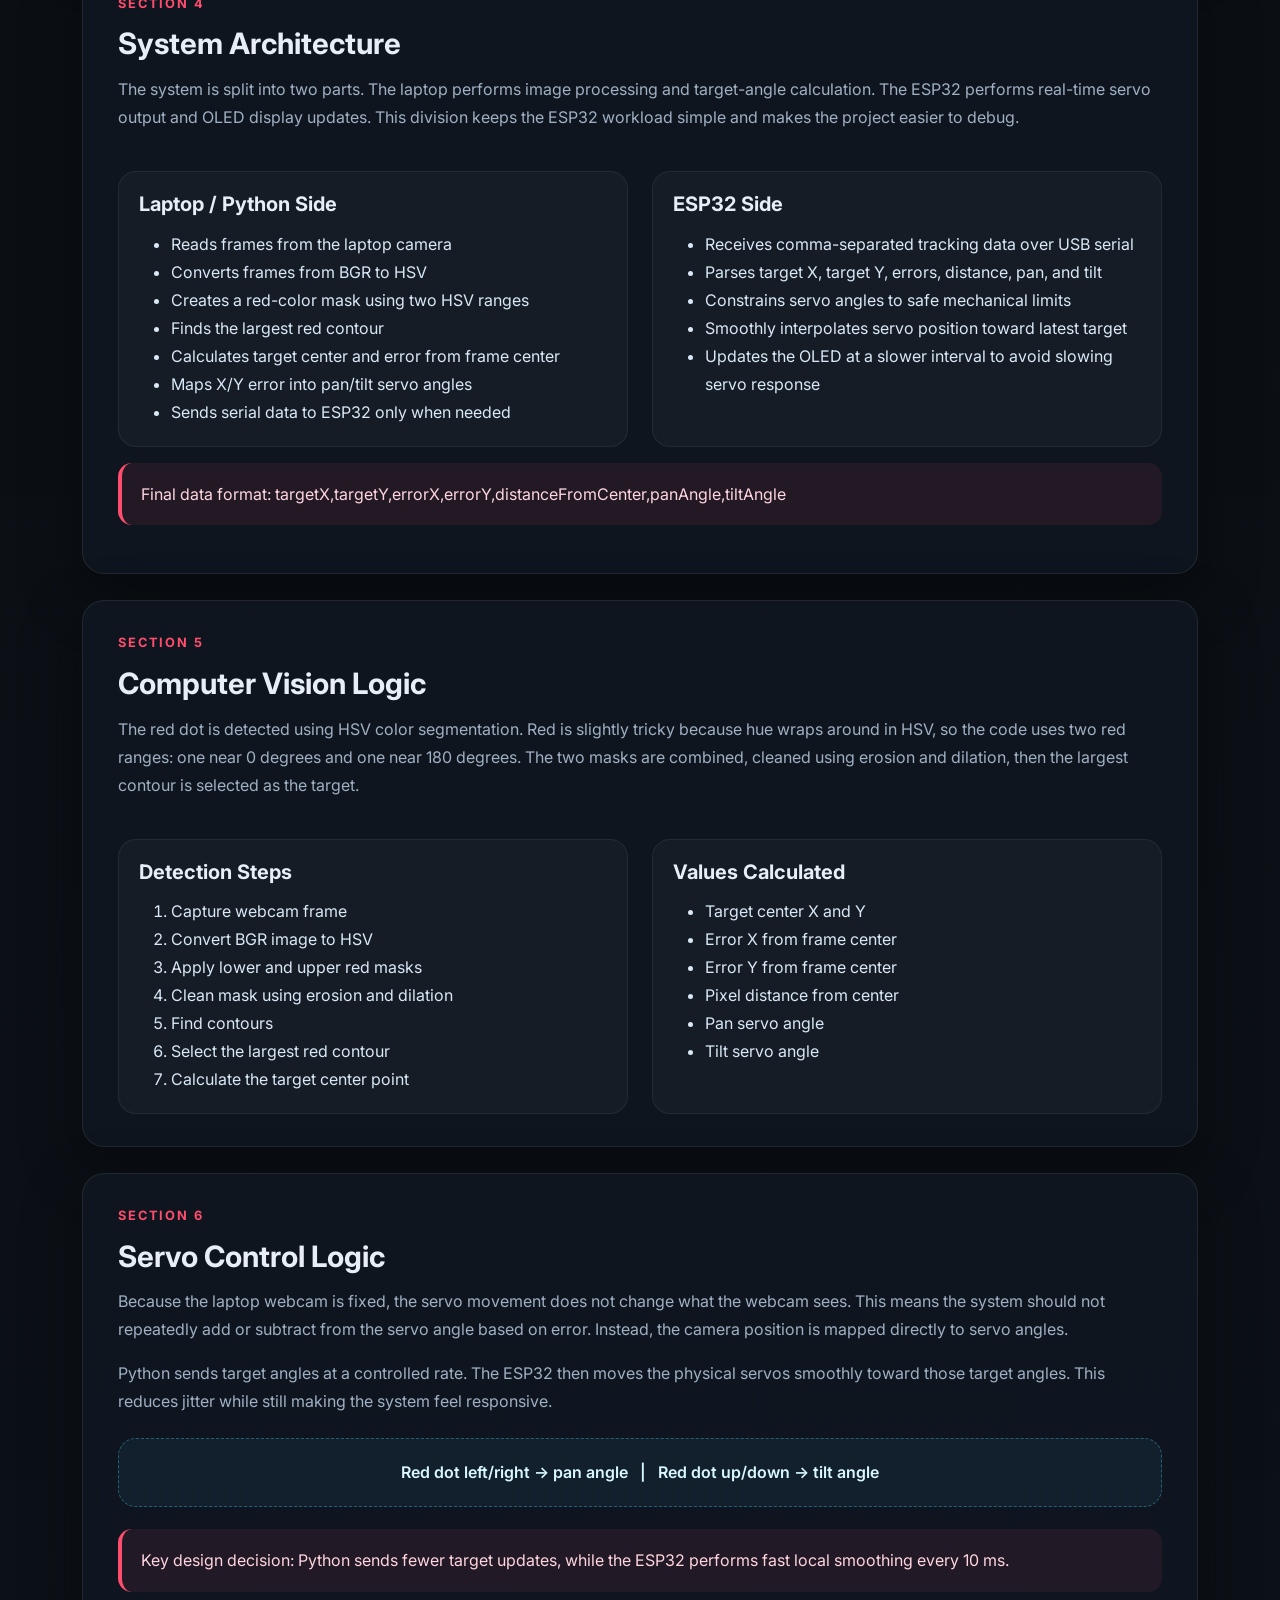
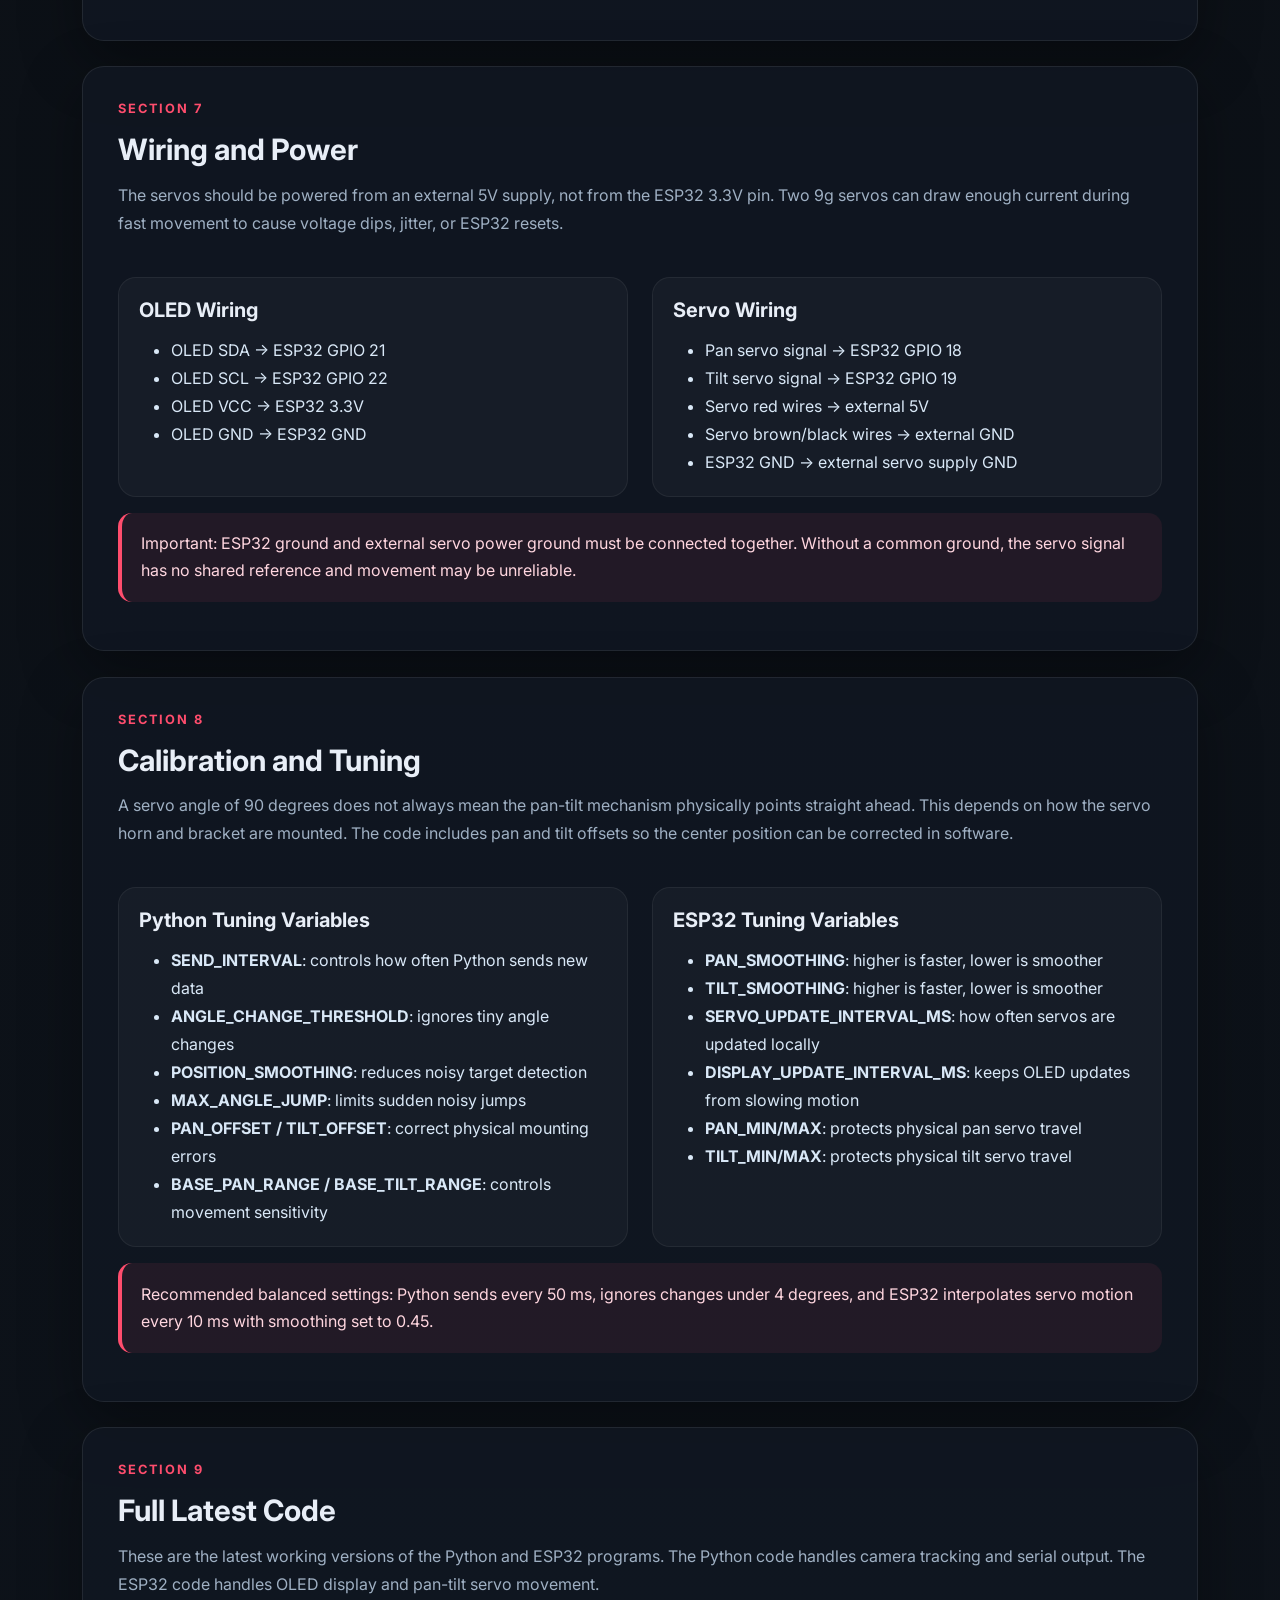
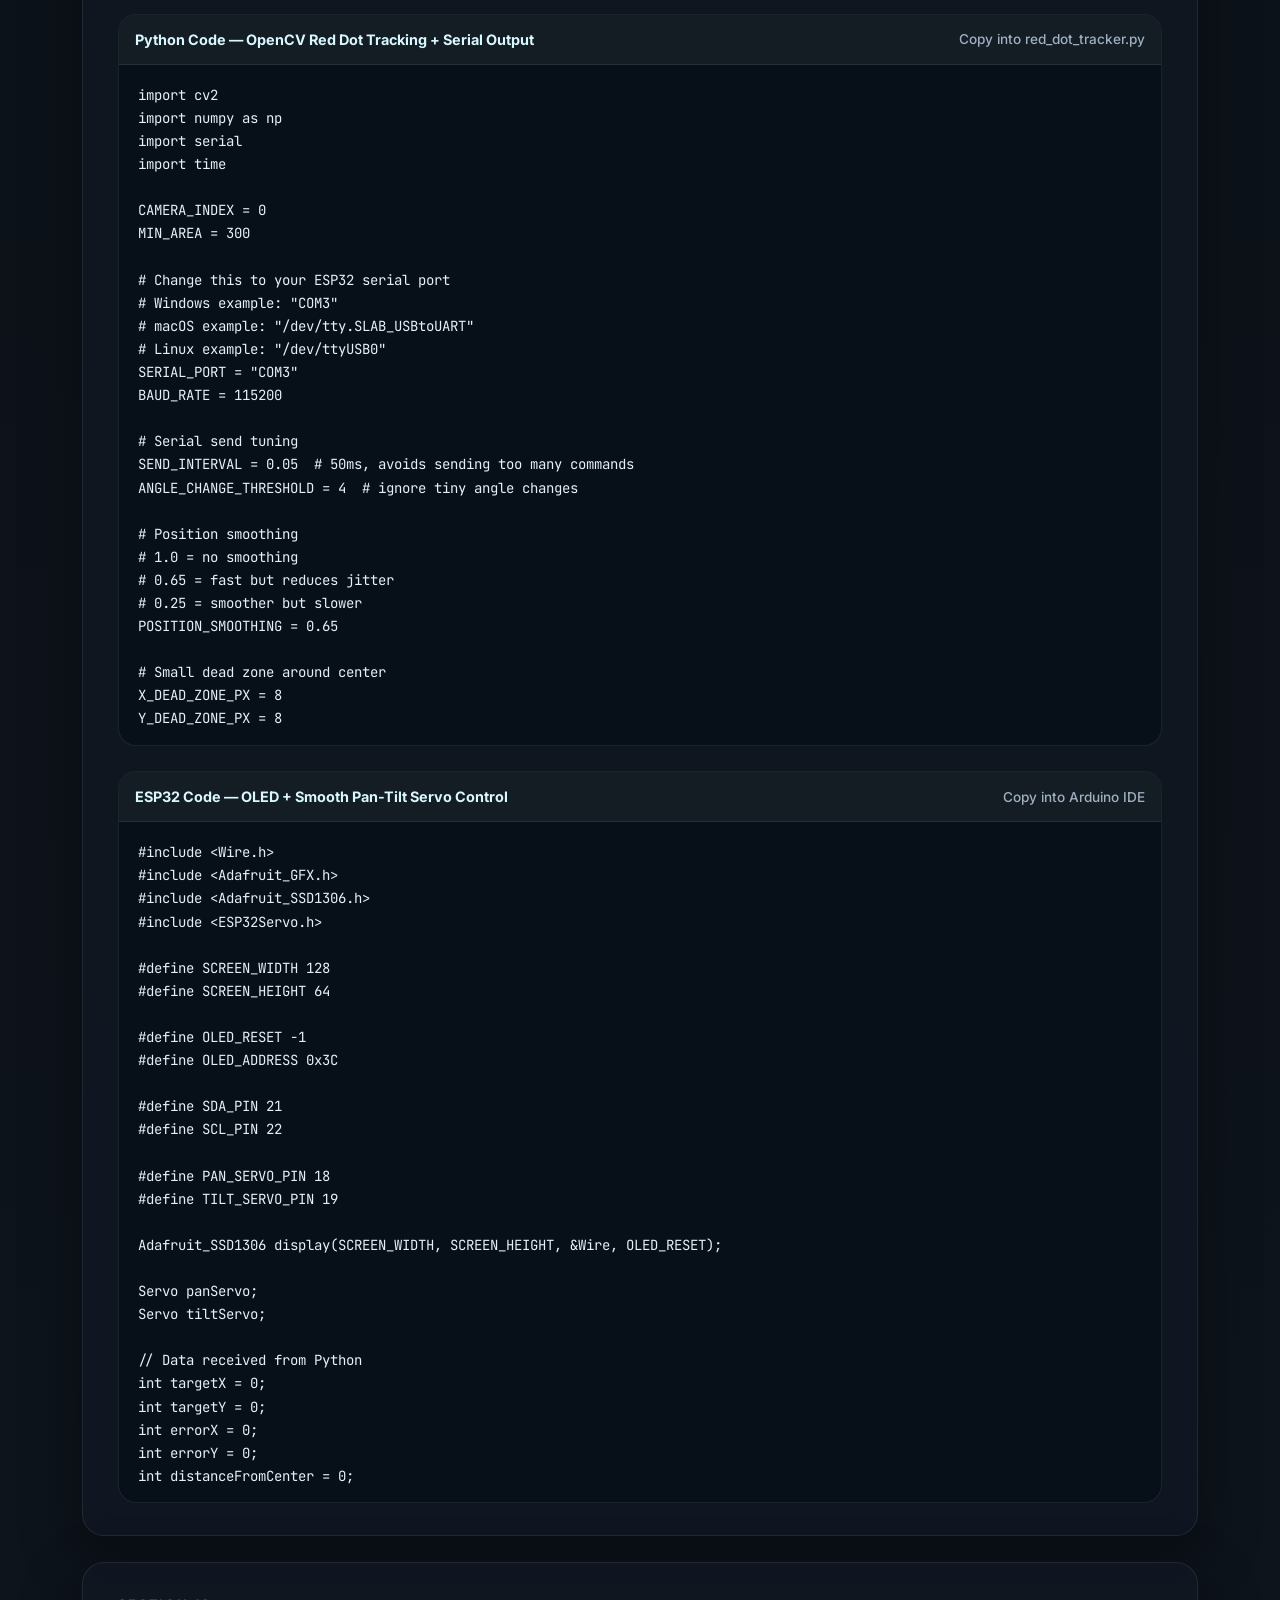
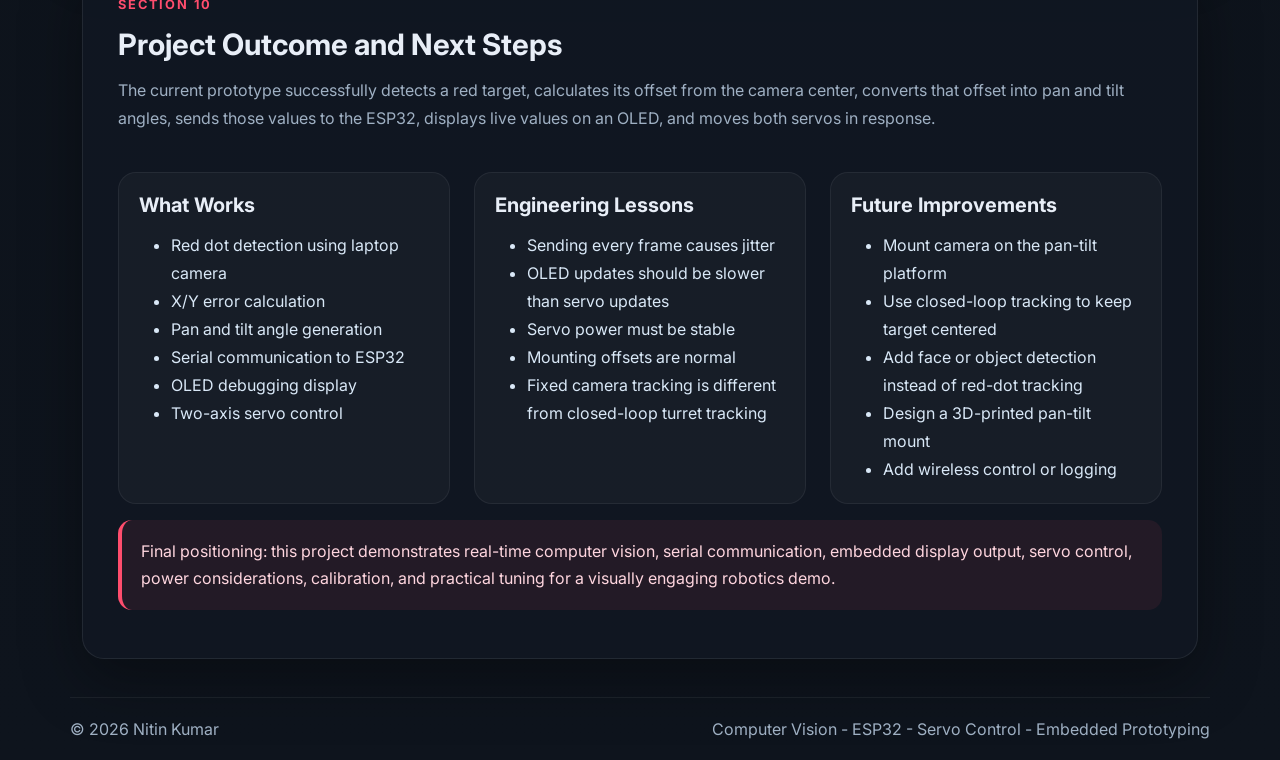
<file: DetailedProjects/Tracker/tracker.html>
<!DOCTYPE html>
<html lang="en">
<head>
  <meta charset="UTF-8" />
  <meta name="viewport" content="width=device-width, initial-scale=1.0" />
  <title>Red Dot Pan-Tilt Tracker | Detailed Project</title>
  <meta name="description" content="Detailed breakdown of a laptop-camera red dot tracking prototype using OpenCV, ESP32, OLED display, and pan-tilt servo control." />

  <link href="https://cdn.jsdelivr.net/npm/bootstrap@5.3.2/dist/css/bootstrap.min.css" rel="stylesheet" crossorigin="anonymous" />
  <link href="https://unpkg.com/boxicons@2.1.4/css/boxicons.min.css" rel="stylesheet" />
  <link rel="preconnect" href="https://fonts.googleapis.com" />
  <link rel="preconnect" href="https://fonts.gstatic.com" crossorigin />
  <link href="https://fonts.googleapis.com/css2?family=Inter:wght@400;500;600;700;800&family=JetBrains+Mono:wght@400;500;600&display=swap" rel="stylesheet" />

  <style>
    :root {
      --bg: #0b0f14;
      --bg-soft: #111823;
      --panel: rgba(17, 24, 35, 0.78);
      --panel-border: rgba(255, 255, 255, 0.08);
      --text: #e8eef7;
      --muted: #9fb0c3;
      --accent: #ff4d6d;
      --accent-2: #4dd8ff;
      --accent-soft: rgba(255, 77, 109, 0.14);
      --shadow: 0 20px 60px rgba(0, 0, 0, 0.35);
      --radius: 22px;
    }

    * { box-sizing: border-box; margin: 0; padding: 0; }
    html { scroll-behavior: smooth; }

    body {
      font-family: "Inter", sans-serif;
      background:
        radial-gradient(circle at top left, rgba(255, 77, 109, 0.14), transparent 28%),
        radial-gradient(circle at top right, rgba(77, 216, 255, 0.11), transparent 24%),
        linear-gradient(180deg, #081018 0%, #0b0f14 35%, #0e141d 100%);
      color: var(--text);
      overflow-x: hidden;
    }

    a { color: inherit; text-decoration: none; }

    .navbar {
      background: rgba(8, 16, 24, 0.76);
      backdrop-filter: blur(16px);
      border-bottom: 1px solid rgba(255, 255, 255, 0.06);
      padding: 0.9rem 0;
    }

    .navbar-brand {
      font-weight: 800;
      letter-spacing: 0.04em;
      text-transform: uppercase;
      font-size: 0.95rem;
    }

    .nav-link {
      color: var(--muted) !important;
      font-weight: 500;
      transition: 0.2s ease;
    }

    .nav-link:hover,
    .nav-link:focus {
      color: var(--text) !important;
    }

    .section-heading {
      margin-bottom: 2rem;
      text-align: center;
    }

    .section-kicker {
      color: var(--accent);
      text-transform: uppercase;
      font-weight: 700;
      font-size: 0.8rem;
      letter-spacing: 0.14em;
      margin-bottom: 0.85rem;
    }

    .section-title {
      font-size: clamp(1.9rem, 4vw, 3rem);
      font-weight: 800;
      letter-spacing: -0.03em;
    }

    .lead {
      color: var(--muted);
      max-width: 940px;
      margin: 0.9rem auto 0;
      line-height: 1.8;
    }

    .chip {
      background: var(--accent-soft);
      color: #ffd6df;
      border: 1px solid rgba(255, 77, 109, 0.24);
      padding: 0.55rem 0.8rem;
      border-radius: 999px;
      font-size: 0.85rem;
      font-weight: 500;
    }

    .project-panel {
      background: var(--panel);
      border: 1px solid var(--panel-border);
      border-radius: var(--radius);
      box-shadow: var(--shadow);
      padding: 2rem 2.2rem;
      margin-bottom: 1.6rem;
    }

    .project-panel h2 {
      font-size: clamp(1.4rem, 2.3vw, 2rem);
      font-weight: 700;
      margin-bottom: 0.85rem;
    }

    .project-panel p {
      color: var(--muted);
      margin-bottom: 1rem;
      line-height: 1.75;
    }

    .overview-panel {
      padding: 2.4rem 2.4rem;
    }

    .toc-list {
      list-style: none;
      margin: 0;
      padding: 0;
      display: grid;
      grid-template-columns: repeat(2, minmax(0, 1fr));
      gap: 0.85rem;
      align-items: stretch;
    }

    .toc-list a {
      display: block;
      padding: 0.95rem 1rem;
      min-height: 52px;
      border-radius: 12px;
      border: 1px solid rgba(255, 77, 109, 0.24);
      background: rgba(255, 77, 109, 0.08);
      color: #ffd6df;
      font-weight: 600;
      transition: 0.2s ease;
    }

    .toc-list a:hover {
      background: rgba(255, 77, 109, 0.16);
      transform: translateX(2px);
    }

    .bullet-list {
      margin: 0.5rem 1.5rem 0.85rem;
      padding-left: 1rem;
      color: #d9e8f7;
      line-height: 1.75;
    }

    .info-card {
      height: 100%;
      padding: 1.25rem;
      border-radius: 18px;
      background: rgba(255,255,255,0.03);
      border: 1px solid rgba(255,255,255,0.06);
    }

    .info-card h5 {
      margin-bottom: 0.85rem;
      font-weight: 700;
    }

    .highlight-box {
      border-left: 4px solid var(--accent);
      background: rgba(255, 77, 109, 0.08);
      padding: 1.1rem 1.2rem;
      border-radius: 14px;
      color: #ffd6df;
      line-height: 1.7;
      margin: 1rem 0;
    }

    .diagram {
      border: 1px dashed rgba(77, 216, 255, 0.35);
      background: rgba(77, 216, 255, 0.06);
      border-radius: 18px;
      padding: 1.2rem;
      color: #d8f7ff;
      font-weight: 600;
      line-height: 1.8;
      text-align: center;
      margin: 1.4rem 0;
    }

    .code-block {
      position: relative;
      margin-top: 1rem;
      border-radius: 18px;
      overflow: hidden;
      border: 1px solid rgba(255,255,255,0.08);
      background: #071018;
    }

    .code-title {
      display: flex;
      align-items: center;
      justify-content: space-between;
      gap: 1rem;
      padding: 0.85rem 1rem;
      background: rgba(255,255,255,0.05);
      border-bottom: 1px solid rgba(255,255,255,0.08);
      color: #d8f7ff;
      font-weight: 700;
      font-size: 0.9rem;
    }

    pre {
      margin: 0;
      padding: 1.2rem;
      overflow-x: auto;
      max-height: 680px;
    }

    code {
      color: #e8eef7;
      font-family: "JetBrains Mono", monospace;
      font-size: 0.86rem;
      line-height: 1.65;
      white-space: pre;
    }

    .copy-note {
      color: var(--muted);
      font-size: 0.85rem;
      font-weight: 500;
    }

    footer {
      margin-top: 2.4rem;
    }

    .footer-bar {
      padding: 1.2rem 0;
      border-top: 1px solid rgba(255, 255, 255, 0.06);
      color: var(--muted);
      font-size: 1rem;
    }

    @media (max-width: 767px) {
      .project-panel {
        padding: 1.6rem 1.2rem;
      }

      .overview-panel {
        padding: 1.6rem 1.2rem;
      }

      .toc-list {
        grid-template-columns: 1fr;
      }
    }
  </style>
</head>

<body>
  <nav class="navbar navbar-expand-lg navbar-dark fixed-top">
    <div class="container">
      <a class="navbar-brand" href="../../index.html">Nitin Kumar</a>
      <button class="navbar-toggler" type="button" data-bs-toggle="collapse" data-bs-target="#navbarNav">
        <span class="navbar-toggler-icon"></span>
      </button>

      <div class="collapse navbar-collapse" id="navbarNav">
        <ul class="navbar-nav ms-auto align-items-lg-center gap-lg-2">
          <li class="nav-item"><a class="nav-link" href="../../index.html">Home</a></li>
          <li class="nav-item"><a class="nav-link" href="../../experience.html">Experience</a></li>
          <li class="nav-item"><a class="nav-link" href="../../projects.html">Projects</a></li>
          <li class="nav-item"><a class="nav-link" href="https://www.linkedin.com/in/r-nitin-kumar/" target="_blank" rel="noopener noreferrer">LinkedIn</a></li>
        </ul>
      </div>
    </div>
  </nav>

  <section style="padding-top: 6.5rem;">
    <div class="container">
      <div class="section-heading">
        <div class="section-kicker">Computer Vision + Embedded Servo Control</div>
        <h1 class="section-title">Red Dot Pan-Tilt Tracking System</h1>
        <p class="lead">
          A laptop-camera based object tracking prototype that detects a red target using OpenCV,
          sends pan and tilt angles to an ESP32 over serial, moves two 9g servos, and displays live
          tracking values on a 128×64 OLED screen.
        </p>

        <div style="display: flex; justify-content: center; gap: 0.5rem; flex-wrap: wrap; margin-top: 1rem;">
          <span class="chip">ESP32</span>
          <span class="chip">OpenCV</span>
          <span class="chip">Python</span>
          <span class="chip">USB Serial</span>
          <span class="chip">SG90 / 9g Servos</span>
          <span class="chip">Pan-Tilt Control</span>
          <span class="chip">SSD1306 OLED</span>
          <span class="chip">I2C</span>
          <span class="chip">Real-Time Tracking</span>
          <span class="chip">HSV Color Detection</span>
          <span class="chip">Jitter Reduction</span>
          <span class="chip">Embedded Prototyping</span>
        </div>

        <div class="video-responsive" style="margin: 2rem auto 0 auto; max-width: 720px; box-shadow: 0 4px 24px rgba(0,0,0,0.18); border-radius: var(--radius); overflow: hidden;">
          <div style="position: relative; width: 100%; padding-bottom: 56.25%; height: 0;">
            <iframe 
              src="https://www.youtube.com/embed/B91hXI3P9ig?si=TNXaHxfTLbF6XrGl" 
              title="YouTube video player" 
              frameborder="0" 
              allow="accelerometer; autoplay; clipboard-write; 
              encrypted-media; gyroscope; picture-in-picture; 
              web-share" referrerpolicy="strict-origin-when-cross-origin" 
              allowfullscreen
              style="position:absolute; top:0; left:0; width:100%; height:100%; border:0;"
            ></iframe>
          </div>
        </div>
      </div>

      <div class="project-panel">
        <div class="section-kicker">Table of Contents</div>
        <h2>Navigate this project</h2>
        <ul class="toc-list">
          <li><a href="#overview">1. Project Overview</a></li>
          <li><a href="#problem">2. Problem Statement</a></li>
          <li><a href="#hardware">3. Hardware Used</a></li>
          <li><a href="#architecture">4. System Architecture</a></li>
          <li><a href="#vision">5. Computer Vision Logic</a></li>
          <li><a href="#control">6. Servo Control Logic</a></li>
          <li><a href="#wiring">7. Wiring and Power</a></li>
          <li><a href="#tuning">8. Calibration and Tuning</a></li>
          <li><a href="#code">9. Full Code</a></li>
          <li><a href="#outcome">10. Outcome and Next Steps</a></li>
        </ul>
      </div>

      <div class="project-panel overview-panel" id="overview">
        <div class="section-kicker">Section 1</div>
        <h2>Project Overview</h2>
        <p>
          This project is a pan-tilt tracking prototype built using a laptop webcam, Python/OpenCV,
          an ESP32, two micro servos, and a small OLED display. The laptop webcam detects a red dot
          in the video frame and calculates how far it is from the center of the image. Python converts
          that target position into pan and tilt servo angles, then sends the data to the ESP32 over USB serial.
        </p>
        <p>
          The ESP32 receives the latest target values, displays them on the OLED screen, and moves the servos
          smoothly toward the desired pan and tilt angles. The current setup uses a fixed laptop webcam, meaning
          the camera itself does not move. The servos act as a separate pointing mechanism that follows the red
          target based on where it appears in the webcam frame.
        </p>
        <div class="diagram">
          Laptop webcam → OpenCV red-dot detection → Python angle calculation → USB serial → ESP32 → pan/tilt servos + OLED
        </div>
      </div>

      <div class="project-panel" id="problem">
        <div class="section-kicker">Section 2</div>
        <h2>Problem Statement</h2>
        <p>
          The goal was to build a simple but visually impressive tracking demo: when a red dot moves in front of
          a laptop webcam, a pan-tilt servo mechanism should follow it in real time. The project started with basic
          red-dot detection, then evolved into serial communication, OLED debugging, servo control, two-axis movement,
          calibration offsets, and jitter reduction.
        </p>

        <div class="row g-4" style="margin-top: 0.5rem;">
          <div class="col-lg-6">
            <div class="info-card">
              <h5>Core Requirements</h5>
              <ul class="bullet-list" style="margin: 0 0 0 1rem;">
                <li>Track a red object or dot using the laptop webcam</li>
                <li>Calculate X and Y distance from the center of the camera frame</li>
                <li>Convert the target position into pan and tilt angles</li>
                <li>Send live tracking data from Python to the ESP32</li>
                <li>Move two servos using the ESP32</li>
                <li>Display useful debugging information on an OLED screen</li>
              </ul>
            </div>
          </div>

          <div class="col-lg-6">
            <div class="info-card">
              <h5>Main Challenge</h5>
              <p style="margin-bottom: 0;">
                The main challenge was not just detecting the red dot. The harder part was making the servo movement
                look fast, smooth, and stable. Too many serial updates caused jitter, while too few updates made the
                movement look steppy. The final approach uses slower serial updates from Python and smooth local
                interpolation on the ESP32.
              </p>
            </div>
          </div>
        </div>
      </div>

      <div class="project-panel" id="hardware">
        <div class="section-kicker">Section 3</div>
        <h2>Hardware Used</h2>
        <p>
          The project intentionally uses common, low-cost components. The laptop handles the heavy computer vision work,
          while the ESP32 handles servo control and OLED display updates.
        </p>

        <div class="row g-4" style="margin-top: 0.5rem;">
          <div class="col-md-6 col-lg-4">
            <div class="info-card">
              <h5>ESP32</h5>
              <p style="margin-bottom: 0;">
                Receives serial data from the laptop, parses target coordinates and angles, controls the servos,
                and updates the OLED screen.
              </p>
            </div>
          </div>

          <div class="col-md-6 col-lg-4">
            <div class="info-card">
              <h5>Laptop Webcam</h5>
              <p style="margin-bottom: 0;">
                Provides the camera feed for red-dot detection. In this prototype, the webcam is fixed and does not
                physically move with the servos.
              </p>
            </div>
          </div>

          <div class="col-md-6 col-lg-4">
            <div class="info-card">
              <h5>Two 9g Micro Servos</h5>
              <p style="margin-bottom: 0;">
                One servo controls pan movement left and right, while the second servo controls tilt movement up and down.
              </p>
            </div>
          </div>

          <div class="col-md-6 col-lg-4">
            <div class="info-card">
              <h5>0.96-inch 128×64 OLED</h5>
              <p style="margin-bottom: 0;">
                Displays target X/Y position, error from center, distance from center, and current pan/tilt values.
                Most modules use SSD1306 over I2C.
              </p>
            </div>
          </div>

          <div class="col-md-6 col-lg-4">
            <div class="info-card">
              <h5>External 5V Servo Supply</h5>
              <p style="margin-bottom: 0;">
                Powers the servos separately from the ESP32. A stable 5V supply is important because fast servo movement
                can draw high current and cause resets or jitter.
              </p>
            </div>
          </div>

          <div class="col-md-6 col-lg-4">
            <div class="info-card">
              <h5>Red Target</h5>
              <p style="margin-bottom: 0;">
                A red dot, red marker cap, sticker, or small red object is used as the visual target for OpenCV tracking.
              </p>
            </div>
          </div>
        </div>
      </div>

      <div class="project-panel" id="architecture">
        <div class="section-kicker">Section 4</div>
        <h2>System Architecture</h2>
        <p>
          The system is split into two parts. The laptop performs image processing and target-angle calculation.
          The ESP32 performs real-time servo output and OLED display updates. This division keeps the ESP32 workload
          simple and makes the project easier to debug.
        </p>

        <div class="row g-4" style="margin-top: 0.5rem;">
          <div class="col-lg-6">
            <div class="info-card">
              <h5>Laptop / Python Side</h5>
              <ul class="bullet-list" style="margin: 0 0 0 1rem;">
                <li>Reads frames from the laptop camera</li>
                <li>Converts frames from BGR to HSV</li>
                <li>Creates a red-color mask using two HSV ranges</li>
                <li>Finds the largest red contour</li>
                <li>Calculates target center and error from frame center</li>
                <li>Maps X/Y error into pan/tilt servo angles</li>
                <li>Sends serial data to ESP32 only when needed</li>
              </ul>
            </div>
          </div>

          <div class="col-lg-6">
            <div class="info-card">
              <h5>ESP32 Side</h5>
              <ul class="bullet-list" style="margin: 0 0 0 1rem;">
                <li>Receives comma-separated tracking data over USB serial</li>
                <li>Parses target X, target Y, errors, distance, pan, and tilt</li>
                <li>Constrains servo angles to safe mechanical limits</li>
                <li>Smoothly interpolates servo position toward latest target</li>
                <li>Updates the OLED at a slower interval to avoid slowing servo response</li>
              </ul>
            </div>
          </div>
        </div>

        <div class="highlight-box">
          Final data format: targetX,targetY,errorX,errorY,distanceFromCenter,panAngle,tiltAngle
        </div>
      </div>

      <div class="project-panel" id="vision">
        <div class="section-kicker">Section 5</div>
        <h2>Computer Vision Logic</h2>
        <p>
          The red dot is detected using HSV color segmentation. Red is slightly tricky because hue wraps around in HSV,
          so the code uses two red ranges: one near 0 degrees and one near 180 degrees. The two masks are combined,
          cleaned using erosion and dilation, then the largest contour is selected as the target.
        </p>

        <div class="row g-4" style="margin-top: 0.5rem;">
          <div class="col-md-6">
            <div class="info-card">
              <h5>Detection Steps</h5>
              <ol class="bullet-list" style="margin: 0 0 0 1rem;">
                <li>Capture webcam frame</li>
                <li>Convert BGR image to HSV</li>
                <li>Apply lower and upper red masks</li>
                <li>Clean mask using erosion and dilation</li>
                <li>Find contours</li>
                <li>Select the largest red contour</li>
                <li>Calculate the target center point</li>
              </ol>
            </div>
          </div>

          <div class="col-md-6">
            <div class="info-card">
              <h5>Values Calculated</h5>
              <ul class="bullet-list" style="margin: 0 0 0 1rem;">
                <li>Target center X and Y</li>
                <li>Error X from frame center</li>
                <li>Error Y from frame center</li>
                <li>Pixel distance from center</li>
                <li>Pan servo angle</li>
                <li>Tilt servo angle</li>
              </ul>
            </div>
          </div>
        </div>
      </div>

      <div class="project-panel" id="control">
        <div class="section-kicker">Section 6</div>
        <h2>Servo Control Logic</h2>
        <p>
          Because the laptop webcam is fixed, the servo movement does not change what the webcam sees. This means the
          system should not repeatedly add or subtract from the servo angle based on error. Instead, the camera position
          is mapped directly to servo angles.
        </p>
        <p>
          Python sends target angles at a controlled rate. The ESP32 then moves the physical servos smoothly toward those
          target angles. This reduces jitter while still making the system feel responsive.
        </p>

        <div class="diagram">
          Red dot left/right → pan angle &nbsp;&nbsp;|&nbsp;&nbsp; Red dot up/down → tilt angle
        </div>

        <div class="highlight-box">
          Key design decision: Python sends fewer target updates, while the ESP32 performs fast local smoothing every 10 ms.
        </div>
      </div>

      <div class="project-panel" id="wiring">
        <div class="section-kicker">Section 7</div>
        <h2>Wiring and Power</h2>
        <p>
          The servos should be powered from an external 5V supply, not from the ESP32 3.3V pin. Two 9g servos can draw
          enough current during fast movement to cause voltage dips, jitter, or ESP32 resets.
        </p>

        <div class="row g-4" style="margin-top: 0.5rem;">
          <div class="col-md-6">
            <div class="info-card">
              <h5>OLED Wiring</h5>
              <ul class="bullet-list" style="margin: 0 0 0 1rem;">
                <li>OLED SDA → ESP32 GPIO 21</li>
                <li>OLED SCL → ESP32 GPIO 22</li>
                <li>OLED VCC → ESP32 3.3V</li>
                <li>OLED GND → ESP32 GND</li>
              </ul>
            </div>
          </div>

          <div class="col-md-6">
            <div class="info-card">
              <h5>Servo Wiring</h5>
              <ul class="bullet-list" style="margin: 0 0 0 1rem;">
                <li>Pan servo signal → ESP32 GPIO 18</li>
                <li>Tilt servo signal → ESP32 GPIO 19</li>
                <li>Servo red wires → external 5V</li>
                <li>Servo brown/black wires → external GND</li>
                <li>ESP32 GND → external servo supply GND</li>
              </ul>
            </div>
          </div>
        </div>

        <div class="highlight-box">
          Important: ESP32 ground and external servo power ground must be connected together. Without a common ground,
          the servo signal has no shared reference and movement may be unreliable.
        </div>
      </div>

      <div class="project-panel" id="tuning">
        <div class="section-kicker">Section 8</div>
        <h2>Calibration and Tuning</h2>
        <p>
          A servo angle of 90 degrees does not always mean the pan-tilt mechanism physically points straight ahead.
          This depends on how the servo horn and bracket are mounted. The code includes pan and tilt offsets so the
          center position can be corrected in software.
        </p>

        <div class="row g-4" style="margin-top: 0.5rem;">
          <div class="col-lg-6">
            <div class="info-card">
              <h5>Python Tuning Variables</h5>
              <ul class="bullet-list" style="margin: 0 0 0 1rem;">
                <li><strong>SEND_INTERVAL</strong>: controls how often Python sends new data</li>
                <li><strong>ANGLE_CHANGE_THRESHOLD</strong>: ignores tiny angle changes</li>
                <li><strong>POSITION_SMOOTHING</strong>: reduces noisy target detection</li>
                <li><strong>MAX_ANGLE_JUMP</strong>: limits sudden noisy jumps</li>
                <li><strong>PAN_OFFSET / TILT_OFFSET</strong>: correct physical mounting errors</li>
                <li><strong>BASE_PAN_RANGE / BASE_TILT_RANGE</strong>: controls movement sensitivity</li>
              </ul>
            </div>
          </div>

          <div class="col-lg-6">
            <div class="info-card">
              <h5>ESP32 Tuning Variables</h5>
              <ul class="bullet-list" style="margin: 0 0 0 1rem;">
                <li><strong>PAN_SMOOTHING</strong>: higher is faster, lower is smoother</li>
                <li><strong>TILT_SMOOTHING</strong>: higher is faster, lower is smoother</li>
                <li><strong>SERVO_UPDATE_INTERVAL_MS</strong>: how often servos are updated locally</li>
                <li><strong>DISPLAY_UPDATE_INTERVAL_MS</strong>: keeps OLED updates from slowing motion</li>
                <li><strong>PAN_MIN/MAX</strong>: protects physical pan servo travel</li>
                <li><strong>TILT_MIN/MAX</strong>: protects physical tilt servo travel</li>
              </ul>
            </div>
          </div>
        </div>

        <div class="highlight-box">
          Recommended balanced settings: Python sends every 50 ms, ignores changes under 4 degrees, and ESP32 interpolates
          servo motion every 10 ms with smoothing set to 0.45.
        </div>
      </div>

      <div class="project-panel" id="code">
        <div class="section-kicker">Section 9</div>
        <h2>Full Latest Code</h2>
        <p>
          These are the latest working versions of the Python and ESP32 programs. The Python code handles camera tracking
          and serial output. The ESP32 code handles OLED display and pan-tilt servo movement.
        </p>

        <div class="code-block">
          <div class="code-title">
            <span>Python Code — OpenCV Red Dot Tracking + Serial Output</span>
            <span class="copy-note">Copy into red_dot_tracker.py</span>
          </div>
          <pre><code>import cv2
import numpy as np
import serial
import time

CAMERA_INDEX = 0
MIN_AREA = 300

# Change this to your ESP32 serial port
# Windows example: &quot;COM3&quot;
# macOS example: &quot;/dev/tty.SLAB_USBtoUART&quot;
# Linux example: &quot;/dev/ttyUSB0&quot;
SERIAL_PORT = &quot;COM3&quot;
BAUD_RATE = 115200

# Serial send tuning
SEND_INTERVAL = 0.05  # 50ms, avoids sending too many commands
ANGLE_CHANGE_THRESHOLD = 4  # ignore tiny angle changes

# Position smoothing
# 1.0 = no smoothing
# 0.65 = fast but reduces jitter
# 0.25 = smoother but slower
POSITION_SMOOTHING = 0.65

# Small dead zone around center
X_DEAD_ZONE_PX = 8
Y_DEAD_ZONE_PX = 8

# Limits sudden noisy angle jumps
MAX_ANGLE_JUMP = 12

# Distance tuning
# This is manual tuning. It does not measure real distance.
# Smaller value = smaller servo movement
# Larger value = bigger servo movement
TARGET_DISTANCE_CM = 100
REFERENCE_DISTANCE_CM = 100

# Servo angle limits
PAN_MIN_ANGLE = 10
PAN_MAX_ANGLE = 170
PAN_CENTER_ANGLE = 90

TILT_MIN_ANGLE = 30
TILT_MAX_ANGLE = 150
TILT_CENTER_ANGLE = 90

# Physical mounting offsets
# Use these if the servos do not point to your desired center at 90 degrees
PAN_OFFSET = 0
TILT_OFFSET = 0

# Sensitivity tuning
# Larger value = more dramatic servo movement
BASE_PAN_RANGE = 100
BASE_TILT_RANGE = 80

# Direction tuning
# Change signs if the servo moves the wrong way
PAN_DIRECTION = -1
TILT_DIRECTION = 1

last_send_time = 0
last_sent_pan_angle = None
last_sent_tilt_angle = None

smoothed_target_x = None
smoothed_target_y = None

last_output_pan_angle = None
last_output_tilt_angle = None


def clamp(value, minimum, maximum):
    return max(minimum, min(maximum, value))


def limit_angle_jump(new_angle, last_angle, max_jump):
    if last_angle is None:
        return new_angle

    if new_angle &gt; last_angle + max_jump:
        return last_angle + max_jump

    if new_angle &lt; last_angle - max_jump:
        return last_angle - max_jump

    return new_angle


def smooth_target_position(raw_x, raw_y):
    global smoothed_target_x, smoothed_target_y

    if smoothed_target_x is None:
        smoothed_target_x = raw_x
        smoothed_target_y = raw_y
    else:
        smoothed_target_x = (
            smoothed_target_x * (1 - POSITION_SMOOTHING)
            + raw_x * POSITION_SMOOTHING
        )

        smoothed_target_y = (
            smoothed_target_y * (1 - POSITION_SMOOTHING)
            + raw_y * POSITION_SMOOTHING
        )

    return int(smoothed_target_x), int(smoothed_target_y)


def calculate_pan_tilt_angles(
    target_center_x,
    target_center_y,
    frame_w,
    frame_h,
):
    global last_output_pan_angle, last_output_tilt_angle

    frame_center_x = frame_w // 2
    frame_center_y = frame_h // 2

    error_x = target_center_x - frame_center_x
    error_y = target_center_y - frame_center_y

    # Tiny dead zone to reduce micro jitter
    if abs(error_x) &lt; X_DEAD_ZONE_PX:
        error_x = 0

    if abs(error_y) &lt; Y_DEAD_ZONE_PX:
        error_y = 0

    distance_from_center = int((error_x ** 2 + error_y ** 2) ** 0.5)

    # Convert pixel error to -1.0 to +1.0
    normalized_x = error_x / (frame_w / 2)
    normalized_y = error_y / (frame_h / 2)

    # Manual distance compensation
    distance_scale = TARGET_DISTANCE_CM / REFERENCE_DISTANCE_CM

    pan_range = BASE_PAN_RANGE * distance_scale
    tilt_range = BASE_TILT_RANGE * distance_scale

    pan_angle = (
        PAN_CENTER_ANGLE
        + PAN_OFFSET
        + int(PAN_DIRECTION * normalized_x * pan_range)
    )

    tilt_angle = (
        TILT_CENTER_ANGLE
        + TILT_OFFSET
        + int(TILT_DIRECTION * normalized_y * tilt_range)
    )

    pan_angle = clamp(pan_angle, PAN_MIN_ANGLE, PAN_MAX_ANGLE)
    tilt_angle = clamp(tilt_angle, TILT_MIN_ANGLE, TILT_MAX_ANGLE)

    # Limit sudden noisy jumps while keeping movement snappy
    pan_angle = limit_angle_jump(
        pan_angle,
        last_output_pan_angle,
        MAX_ANGLE_JUMP,
    )

    tilt_angle = limit_angle_jump(
        tilt_angle,
        last_output_tilt_angle,
        MAX_ANGLE_JUMP,
    )

    last_output_pan_angle = pan_angle
    last_output_tilt_angle = tilt_angle

    return error_x, error_y, distance_from_center, pan_angle, tilt_angle


def should_send_angles(pan_angle, tilt_angle):
    global last_send_time, last_sent_pan_angle, last_sent_tilt_angle

    current_time = time.time()

    if current_time - last_send_time &lt; SEND_INTERVAL:
        return False

    pan_changed = (
        last_sent_pan_angle is None
        or abs(pan_angle - last_sent_pan_angle) &gt;= ANGLE_CHANGE_THRESHOLD
    )

    tilt_changed = (
        last_sent_tilt_angle is None
        or abs(tilt_angle - last_sent_tilt_angle) &gt;= ANGLE_CHANGE_THRESHOLD
    )

    return pan_changed or tilt_changed


def mark_angles_sent(pan_angle, tilt_angle):
    global last_send_time, last_sent_pan_angle, last_sent_tilt_angle

    last_send_time = time.time()
    last_sent_pan_angle = pan_angle
    last_sent_tilt_angle = tilt_angle


def main():
    global smoothed_target_x, smoothed_target_y
    global last_output_pan_angle, last_output_tilt_angle

    ser = serial.Serial(SERIAL_PORT, BAUD_RATE, timeout=1)
    time.sleep(2)

    cap = cv2.VideoCapture(CAMERA_INDEX)

    if not cap.isOpened():
        print(&quot;Could not open webcam&quot;)
        ser.close()
        return

    try:
        while True:
            ret, frame = cap.read()
            if not ret:
                print(&quot;Could not read from webcam&quot;)
                break

            frame_h, frame_w = frame.shape[:2]

            frame_center_x = frame_w // 2
            frame_center_y = frame_h // 2

            hsv = cv2.cvtColor(frame, cv2.COLOR_BGR2HSV)

            # Red needs two HSV ranges because hue wraps around
            lower_red_1 = np.array([0, 100, 100])
            upper_red_1 = np.array([10, 255, 255])

            lower_red_2 = np.array([170, 100, 100])
            upper_red_2 = np.array([179, 255, 255])

            mask1 = cv2.inRange(hsv, lower_red_1, upper_red_1)
            mask2 = cv2.inRange(hsv, lower_red_2, upper_red_2)
            mask = mask1 + mask2

            # Reduce small noisy dots
            kernel = np.ones((5, 5), np.uint8)
            mask = cv2.erode(mask, kernel, iterations=1)
            mask = cv2.dilate(mask, kernel, iterations=2)

            contours, _ = cv2.findContours(
                mask,
                cv2.RETR_EXTERNAL,
                cv2.CHAIN_APPROX_SIMPLE,
            )

            status_text = &quot;No red target&quot;

            if contours:
                largest_contour = max(contours, key=cv2.contourArea)
                area = cv2.contourArea(largest_contour)

                if area &gt; MIN_AREA:
                    x, y, w, h = cv2.boundingRect(largest_contour)

                    raw_target_center_x = x + w // 2
                    raw_target_center_y = y + h // 2

                    target_center_x, target_center_y = smooth_target_position(
                        raw_target_center_x,
                        raw_target_center_y,
                    )

                    (
                        error_x,
                        error_y,
                        distance_from_center,
                        pan_angle,
                        tilt_angle,
                    ) = calculate_pan_tilt_angles(
                        target_center_x,
                        target_center_y,
                        frame_w,
                        frame_h,
                    )

                    if should_send_angles(pan_angle, tilt_angle):
                        data_to_send = (
                            f&quot;{target_center_x},&quot;
                            f&quot;{target_center_y},&quot;
                            f&quot;{error_x},&quot;
                            f&quot;{error_y},&quot;
                            f&quot;{distance_from_center},&quot;
                            f&quot;{pan_angle},&quot;
                            f&quot;{tilt_angle}\n&quot;
                        )

                        ser.write(data_to_send.encode())
                        mark_angles_sent(pan_angle, tilt_angle)

                        print(&quot;Sent:&quot;, data_to_send.strip())

                    status_text = f&quot;Red found | Pan:{pan_angle} Tilt:{tilt_angle}&quot;

                    # Draw bounding box
                    cv2.rectangle(
                        frame,
                        (x, y),
                        (x + w, y + h),
                        (0, 255, 0),
                        2,
                    )

                    # Draw raw detected center
                    cv2.circle(
                        frame,
                        (raw_target_center_x, raw_target_center_y),
                        4,
                        (0, 0, 255),
                        -1,
                    )

                    # Draw smoothed target center
                    cv2.circle(
                        frame,
                        (target_center_x, target_center_y),
                        7,
                        (255, 0, 0),
                        -1,
                    )

                    # Draw camera center
                    cv2.circle(
                        frame,
                        (frame_center_x, frame_center_y),
                        6,
                        (0, 255, 255),
                        -1,
                    )

                    # Draw line from camera center to smoothed target
                    cv2.line(
                        frame,
                        (frame_center_x, frame_center_y),
                        (target_center_x, target_center_y),
                        (255, 0, 255),
                        2,
                    )

                    cv2.putText(
                        frame,
                        f&quot;X error: {error_x}px&quot;,
                        (20, 60),
                        cv2.FONT_HERSHEY_SIMPLEX,
                        0.7,
                        (0, 255, 0),
                        2,
                    )

                    cv2.putText(
                        frame,
                        f&quot;Y error: {error_y}px&quot;,
                        (20, 90),
                        cv2.FONT_HERSHEY_SIMPLEX,
                        0.7,
                        (0, 255, 0),
                        2,
                    )

                    cv2.putText(
                        frame,
                        f&quot;Distance from center: {distance_from_center}px&quot;,
                        (20, 120),
                        cv2.FONT_HERSHEY_SIMPLEX,
                        0.7,
                        (0, 255, 0),
                        2,
                    )

                    cv2.putText(
                        frame,
                        f&quot;Pan: {pan_angle}  Tilt: {tilt_angle}&quot;,
                        (20, 150),
                        cv2.FONT_HERSHEY_SIMPLEX,
                        0.7,
                        (0, 255, 0),
                        2,
                    )

                    cv2.putText(
                        frame,
                        f&quot;Target distance: {TARGET_DISTANCE_CM} cm&quot;,
                        (20, 180),
                        cv2.FONT_HERSHEY_SIMPLEX,
                        0.7,
                        (0, 255, 0),
                        2,
                    )

                    cv2.putText(
                        frame,
                        &quot;Raw center: red | Smoothed center: blue&quot;,
                        (20, 210),
                        cv2.FONT_HERSHEY_SIMPLEX,
                        0.6,
                        (255, 255, 255),
                        2,
                    )

                else:
                    status_text = &quot;Red detected but too small&quot;

            else:
                # Reset smoothing when target disappears
                smoothed_target_x = None
                smoothed_target_y = None
                last_output_pan_angle = None
                last_output_tilt_angle = None

            cv2.putText(
                frame,
                status_text,
                (20, 30),
                cv2.FONT_HERSHEY_SIMPLEX,
                0.7,
                (0, 255, 0) if &quot;found&quot; in status_text else (0, 0, 255),
                2,
            )

            # Draw camera center lines
            cv2.line(
                frame,
                (frame_center_x, 0),
                (frame_center_x, frame_h),
                (255, 255, 0),
                2,
            )

            cv2.line(
                frame,
                (0, frame_center_y),
                (frame_w, frame_center_y),
                (255, 255, 0),
                2,
            )

            cv2.imshow(&quot;Red Dot Tracking&quot;, frame)
            cv2.imshow(&quot;Red Mask&quot;, mask)

            if cv2.waitKey(1) &amp; 0xFF == ord(&quot;q&quot;):
                break

    finally:
        cap.release()
        ser.close()
        cv2.destroyAllWindows()


if __name__ == &quot;__main__&quot;:
    main()
</code></pre>
        </div>

        <div class="code-block" style="margin-top: 1.6rem;">
          <div class="code-title">
            <span>ESP32 Code — OLED + Smooth Pan-Tilt Servo Control</span>
            <span class="copy-note">Copy into Arduino IDE</span>
          </div>
          <pre><code>#include &lt;Wire.h&gt;
#include &lt;Adafruit_GFX.h&gt;
#include &lt;Adafruit_SSD1306.h&gt;
#include &lt;ESP32Servo.h&gt;

#define SCREEN_WIDTH 128
#define SCREEN_HEIGHT 64

#define OLED_RESET -1
#define OLED_ADDRESS 0x3C

#define SDA_PIN 21
#define SCL_PIN 22

#define PAN_SERVO_PIN 18
#define TILT_SERVO_PIN 19

Adafruit_SSD1306 display(SCREEN_WIDTH, SCREEN_HEIGHT, &amp;Wire, OLED_RESET);

Servo panServo;
Servo tiltServo;

// Data received from Python
int targetX = 0;
int targetY = 0;
int errorX = 0;
int errorY = 0;
int distanceFromCenter = 0;

// Target angles received from Python
int panAngle = 90;
int tiltAngle = 90;

// Current smoothed servo angles
float currentPanAngle = 90;
float currentTiltAngle = 90;

// Servo limits
const int PAN_MIN_ANGLE = 10;
const int PAN_MAX_ANGLE = 170;

const int TILT_MIN_ANGLE = 30;
const int TILT_MAX_ANGLE = 150;

// Smoothing settings
// Higher = faster/snappier, lower = smoother/slower
const float PAN_SMOOTHING = 0.45;
const float TILT_SMOOTHING = 0.45;

// Servo updates happen locally on ESP32
// even when Python sends less frequently
const int SERVO_UPDATE_INTERVAL_MS = 10;

// OLED updates slower so it does not slow tracking
const int DISPLAY_UPDATE_INTERVAL_MS = 100;

unsigned long lastServoUpdate = 0;
unsigned long lastDisplayUpdate = 0;

bool hasReceivedData = false;

void showWaitingScreen() {
  display.clearDisplay();
  display.setTextSize(1);
  display.setTextColor(SSD1306_WHITE);

  display.setCursor(0, 0);
  display.println(&quot;Red Dot Tracker&quot;);

  display.setCursor(0, 16);
  display.println(&quot;Waiting data...&quot;);

  display.setCursor(0, 32);
  display.println(&quot;Pan+Tilt smooth&quot;);

  display.display();
}

void showTrackingData() {
  display.clearDisplay();
  display.setTextSize(1);
  display.setTextColor(SSD1306_WHITE);

  display.setCursor(0, 0);
  display.println(&quot;SMOOTH TRACKING&quot;);

  display.setCursor(0, 10);
  display.print(&quot;X:&quot;);
  display.print(targetX);
  display.print(&quot; Y:&quot;);
  display.println(targetY);

  display.setCursor(0, 22);
  display.print(&quot;ErrX:&quot;);
  display.print(errorX);

  display.setCursor(68, 22);
  display.print(&quot;ErrY:&quot;);
  display.print(errorY);

  display.setCursor(0, 34);
  display.print(&quot;Dist:&quot;);
  display.print(distanceFromCenter);

  display.setCursor(0, 46);
  display.print(&quot;P:&quot;);
  display.print(panAngle);
  display.print(&quot;/&quot;);
  display.print((int)currentPanAngle);

  display.setCursor(64, 46);
  display.print(&quot;T:&quot;);
  display.print(tiltAngle);
  display.print(&quot;/&quot;);
  display.print((int)currentTiltAngle);

  display.display();
}

bool parseTrackingData(String data) {
  data.trim();

  int c1 = data.indexOf(&#x27;,&#x27;);
  int c2 = data.indexOf(&#x27;,&#x27;, c1 + 1);
  int c3 = data.indexOf(&#x27;,&#x27;, c2 + 1);
  int c4 = data.indexOf(&#x27;,&#x27;, c3 + 1);
  int c5 = data.indexOf(&#x27;,&#x27;, c4 + 1);
  int c6 = data.indexOf(&#x27;,&#x27;, c5 + 1);

  if (
    c1 &lt;= 0 ||
    c2 &lt;= c1 ||
    c3 &lt;= c2 ||
    c4 &lt;= c3 ||
    c5 &lt;= c4 ||
    c6 &lt;= c5
  ) {
    return false;
  }

  targetX = data.substring(0, c1).toInt();
  targetY = data.substring(c1 + 1, c2).toInt();
  errorX = data.substring(c2 + 1, c3).toInt();
  errorY = data.substring(c3 + 1, c4).toInt();
  distanceFromCenter = data.substring(c4 + 1, c5).toInt();

  panAngle = data.substring(c5 + 1, c6).toInt();
  tiltAngle = data.substring(c6 + 1).toInt();

  panAngle = constrain(panAngle, PAN_MIN_ANGLE, PAN_MAX_ANGLE);
  tiltAngle = constrain(tiltAngle, TILT_MIN_ANGLE, TILT_MAX_ANGLE);

  return true;
}

void updateServosSmoothly() {
  unsigned long now = millis();

  if (now - lastServoUpdate &lt; SERVO_UPDATE_INTERVAL_MS) {
    return;
  }

  lastServoUpdate = now;

  float panDifference = panAngle - currentPanAngle;
  float tiltDifference = tiltAngle - currentTiltAngle;

  if (abs(panDifference) &lt; 0.5) {
    currentPanAngle = panAngle;
  } else {
    currentPanAngle = currentPanAngle + (panDifference * PAN_SMOOTHING);
  }

  if (abs(tiltDifference) &lt; 0.5) {
    currentTiltAngle = tiltAngle;
  } else {
    currentTiltAngle = currentTiltAngle + (tiltDifference * TILT_SMOOTHING);
  }

  currentPanAngle = constrain(currentPanAngle, PAN_MIN_ANGLE, PAN_MAX_ANGLE);
  currentTiltAngle = constrain(currentTiltAngle, TILT_MIN_ANGLE, TILT_MAX_ANGLE);

  panServo.write((int)currentPanAngle);
  tiltServo.write((int)currentTiltAngle);
}

void updateDisplaySlowly() {
  unsigned long now = millis();

  if (now - lastDisplayUpdate &gt;= DISPLAY_UPDATE_INTERVAL_MS) {
    lastDisplayUpdate = now;

    if (hasReceivedData) {
      showTrackingData();
    } else {
      showWaitingScreen();
    }
  }
}

void setup() {
  Serial.begin(115200);
  Serial.setTimeout(2);

  Wire.begin(SDA_PIN, SCL_PIN);

  if (!display.begin(SSD1306_SWITCHCAPVCC, OLED_ADDRESS)) {
    while (true) {
      delay(100);
    }
  }

  panServo.setPeriodHertz(50);
  tiltServo.setPeriodHertz(50);

  panServo.attach(PAN_SERVO_PIN, 500, 2400);
  tiltServo.attach(TILT_SERVO_PIN, 500, 2400);

  panServo.write((int)currentPanAngle);
  tiltServo.write((int)currentTiltAngle);

  showWaitingScreen();
}

void loop() {
  if (Serial.available()) {
    String data = Serial.readStringUntil(&#x27;\n&#x27;);

    if (parseTrackingData(data)) {
      hasReceivedData = true;
    }
  }

  updateServosSmoothly();
  updateDisplaySlowly();
}
</code></pre>
        </div>
      </div>

      <div class="project-panel" id="outcome">
        <div class="section-kicker">Section 10</div>
        <h2>Project Outcome and Next Steps</h2>
        <p>
          The current prototype successfully detects a red target, calculates its offset from the camera center, converts
          that offset into pan and tilt angles, sends those values to the ESP32, displays live values on an OLED, and moves
          both servos in response.
        </p>

        <div class="row g-4" style="margin-top: 0.75rem;">
          <div class="col-md-6 col-lg-4">
            <div class="info-card">
              <h5>What Works</h5>
              <ul class="bullet-list" style="margin: 0 0 0 1rem;">
                <li>Red dot detection using laptop camera</li>
                <li>X/Y error calculation</li>
                <li>Pan and tilt angle generation</li>
                <li>Serial communication to ESP32</li>
                <li>OLED debugging display</li>
                <li>Two-axis servo control</li>
              </ul>
            </div>
          </div>

          <div class="col-md-6 col-lg-4">
            <div class="info-card">
              <h5>Engineering Lessons</h5>
              <ul class="bullet-list" style="margin: 0 0 0 1rem;">
                <li>Sending every frame causes jitter</li>
                <li>OLED updates should be slower than servo updates</li>
                <li>Servo power must be stable</li>
                <li>Mounting offsets are normal</li>
                <li>Fixed camera tracking is different from closed-loop turret tracking</li>
              </ul>
            </div>
          </div>

          <div class="col-md-6 col-lg-4">
            <div class="info-card">
              <h5>Future Improvements</h5>
              <ul class="bullet-list" style="margin: 0 0 0 1rem;">
                <li>Mount camera on the pan-tilt platform</li>
                <li>Use closed-loop tracking to keep target centered</li>
                <li>Add face or object detection instead of red-dot tracking</li>
                <li>Design a 3D-printed pan-tilt mount</li>
                <li>Add wireless control or logging</li>
              </ul>
            </div>
          </div>
        </div>

        <div class="highlight-box">
          Final positioning: this project demonstrates real-time computer vision, serial communication, embedded display output,
          servo control, power considerations, calibration, and practical tuning for a visually engaging robotics demo.
        </div>
      </div>
    </div>
  </section>

  <footer>
    <div class="container d-flex flex-column flex-md-row justify-content-between gap-2 footer-bar">
      <span>&copy; 2026 Nitin Kumar</span>
      <span>Computer Vision - ESP32 - Servo Control - Embedded Prototyping</span>
    </div>
  </footer>

  <script src="https://cdn.jsdelivr.net/npm/bootstrap@5.3.2/dist/js/bootstrap.bundle.min.js" crossorigin="anonymous"></script>
</body>
</html>
</file>
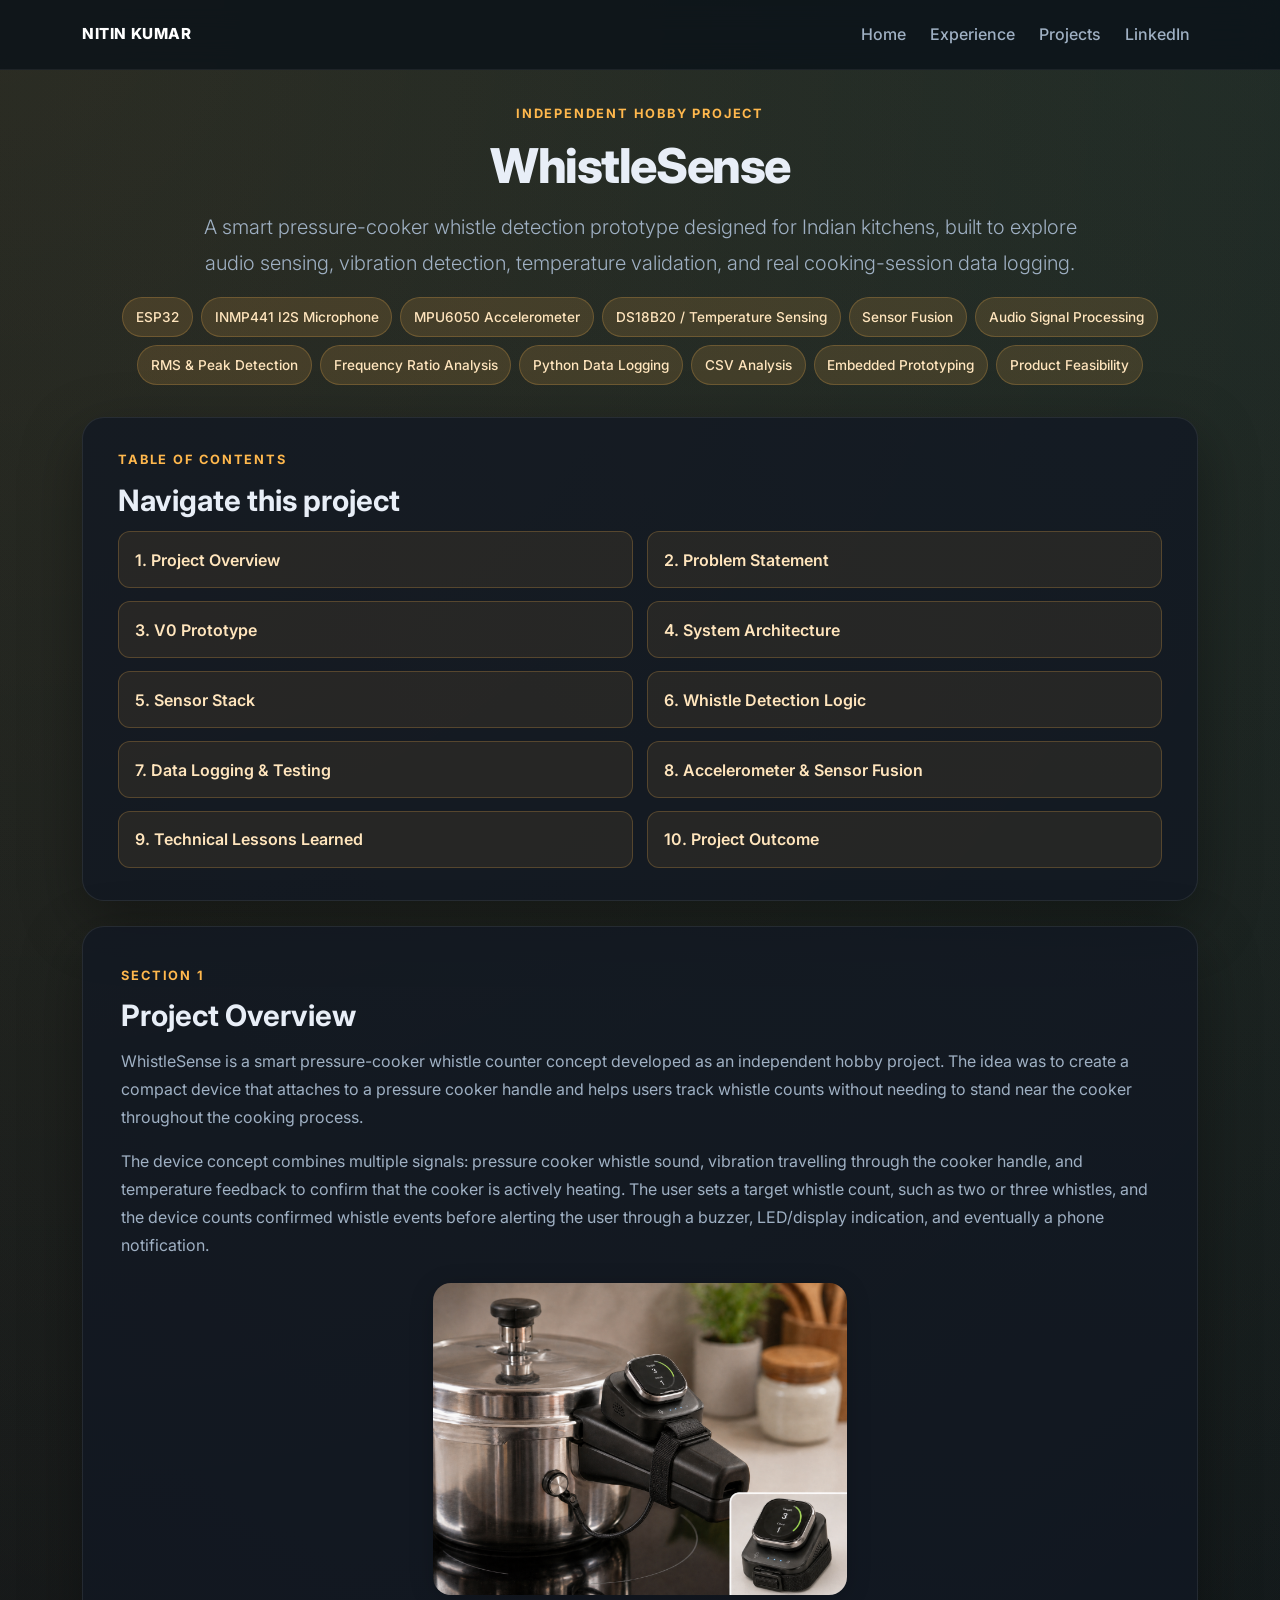
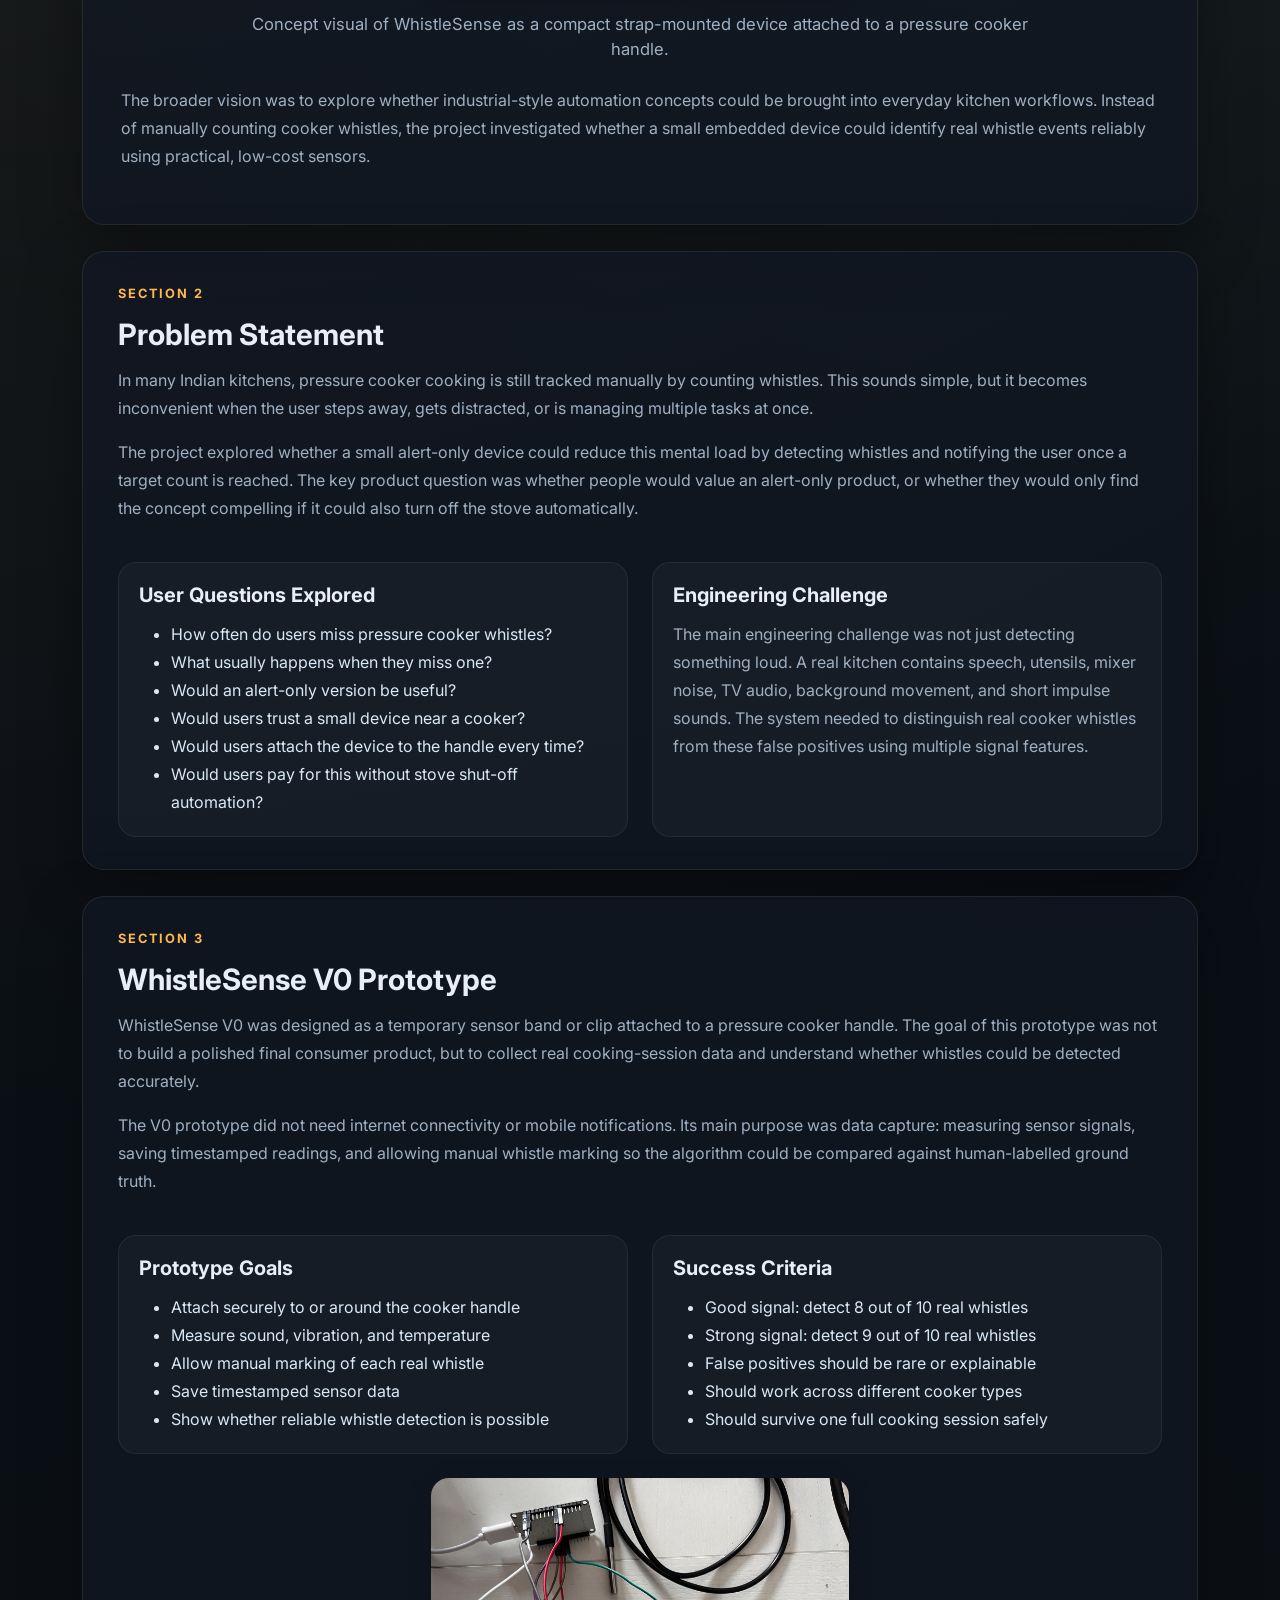
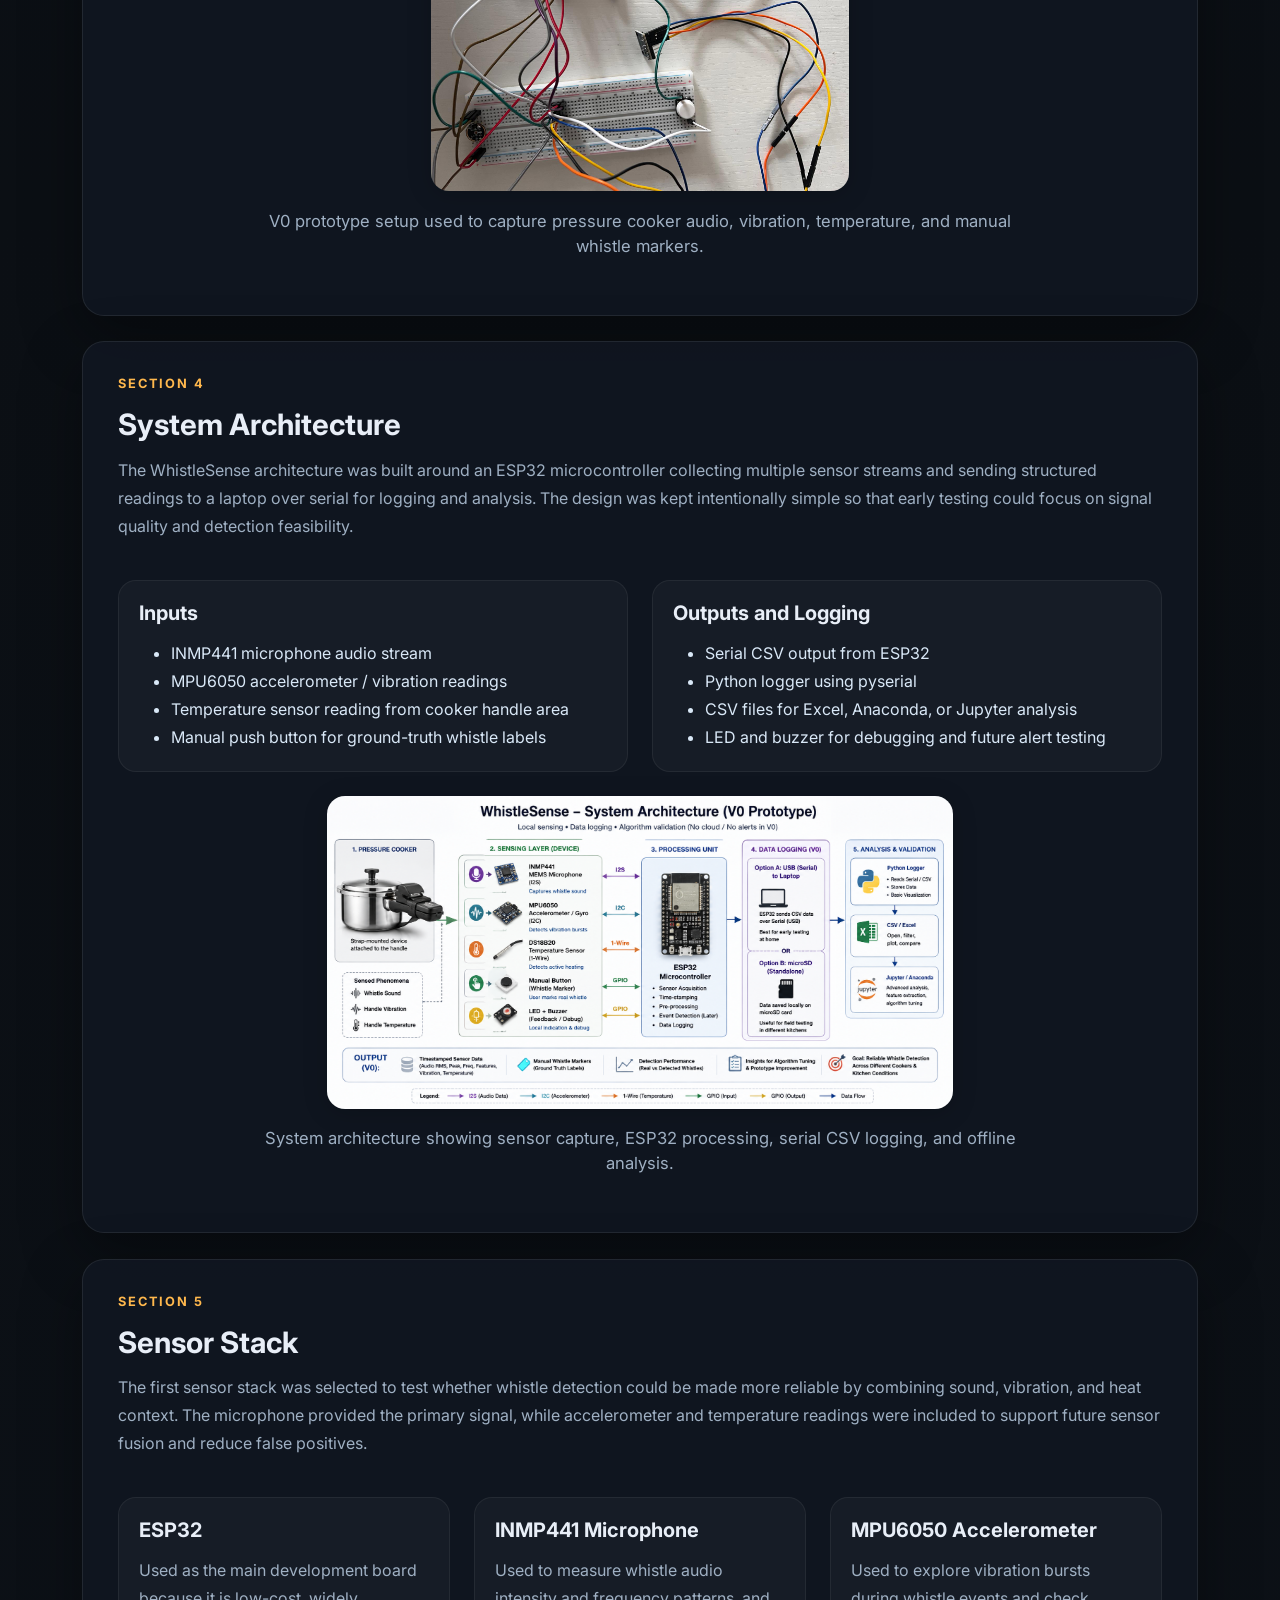
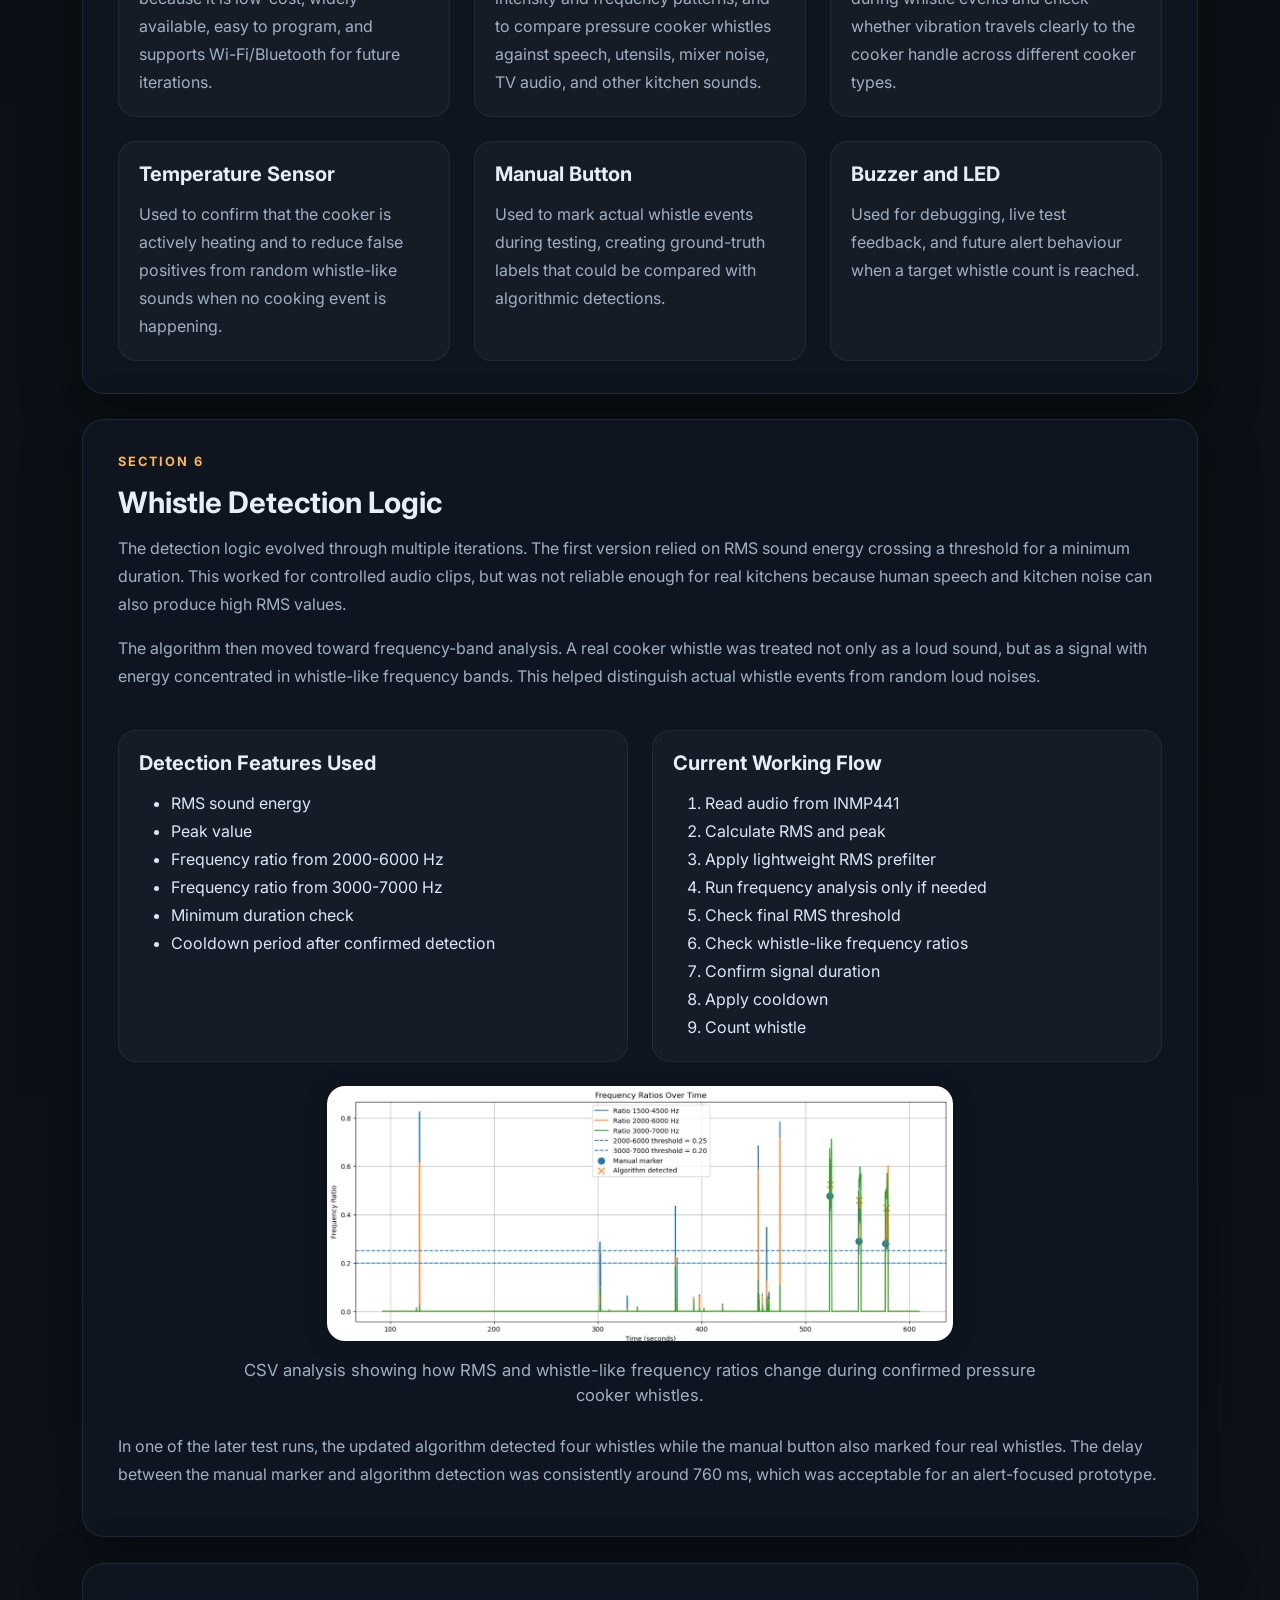
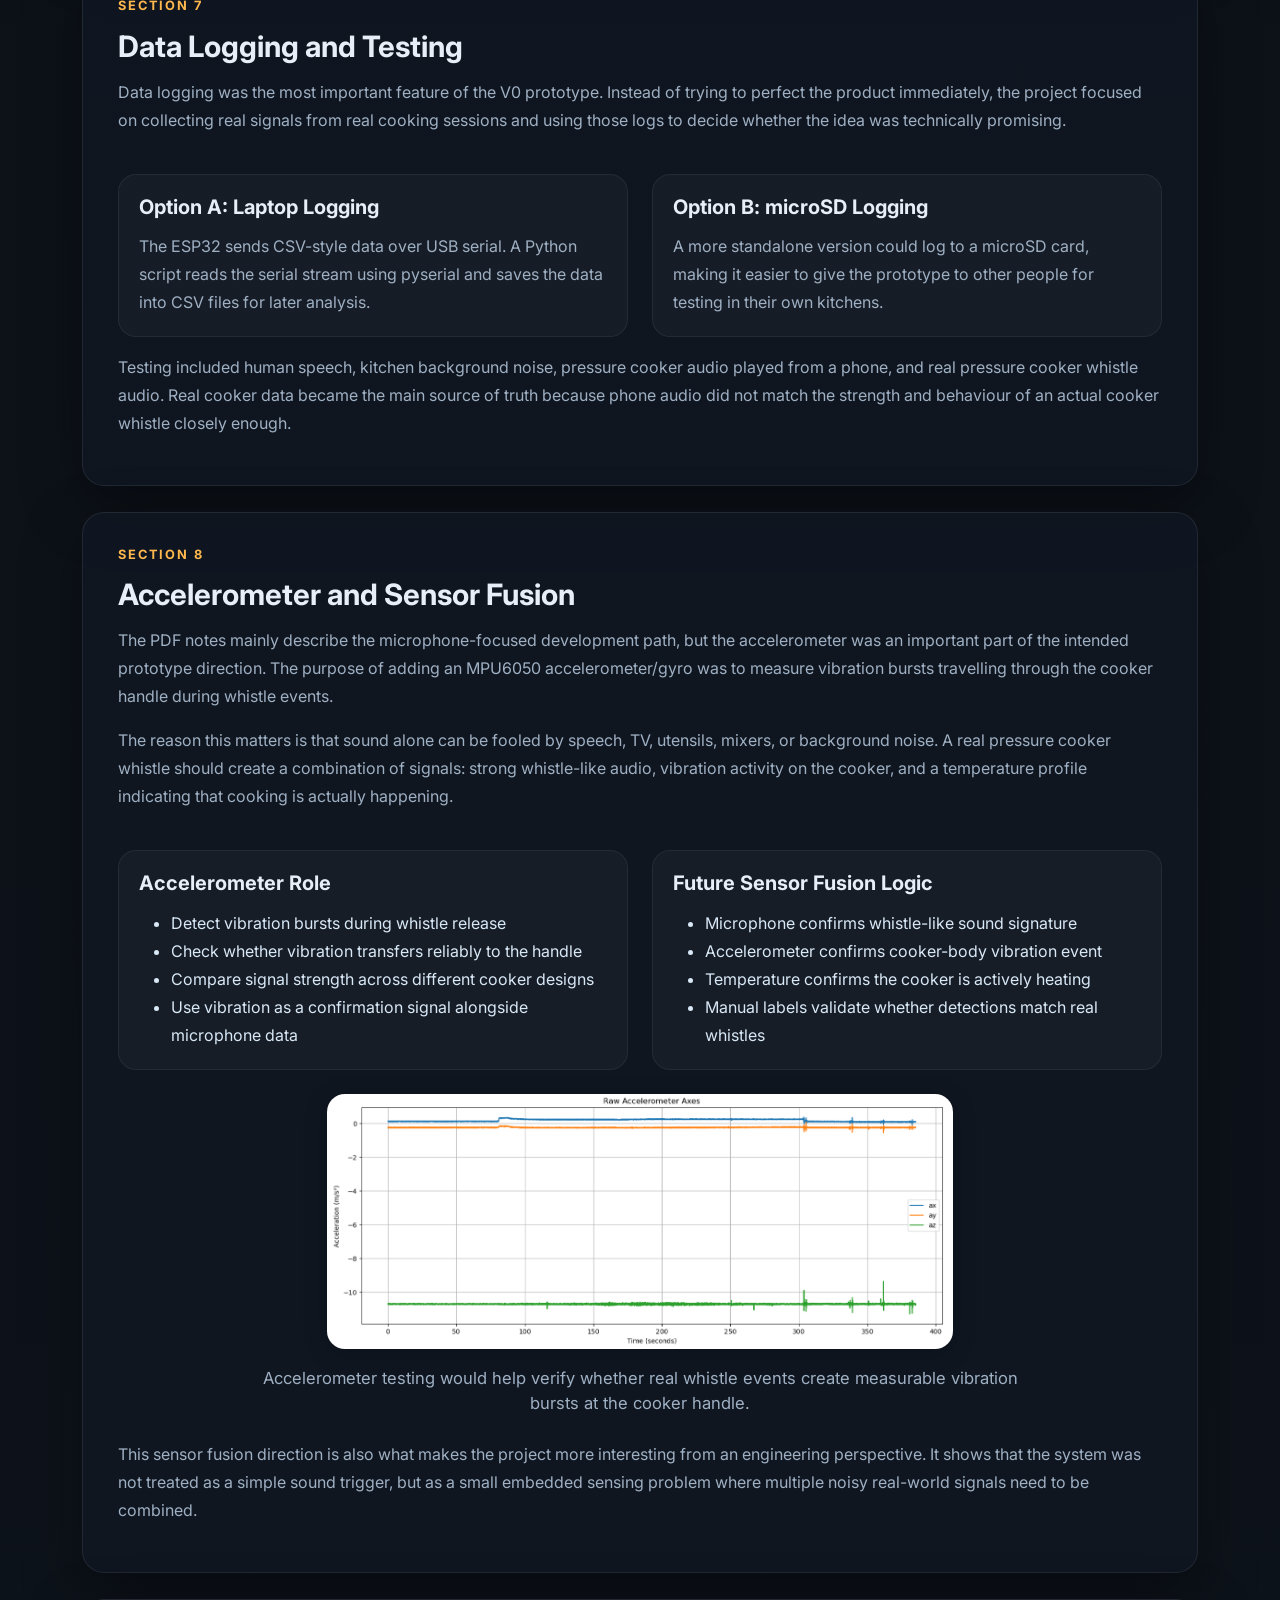
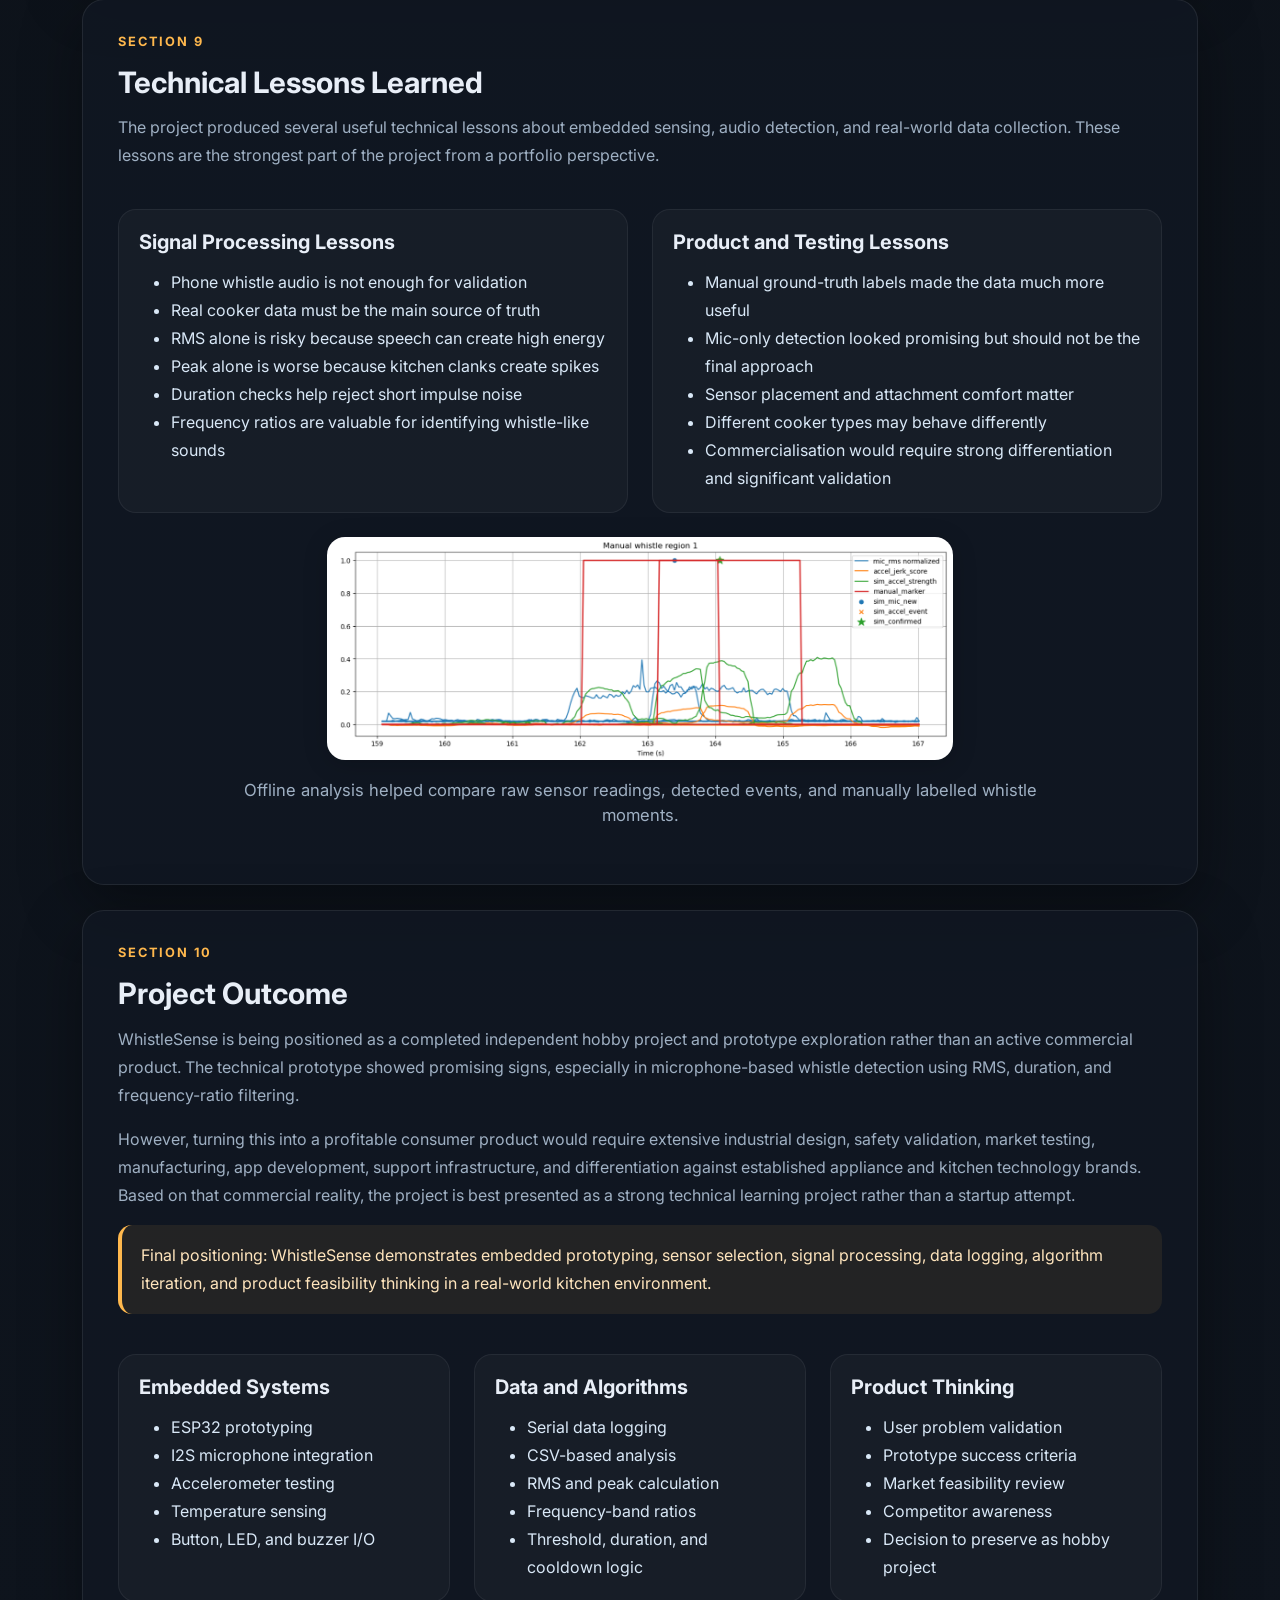
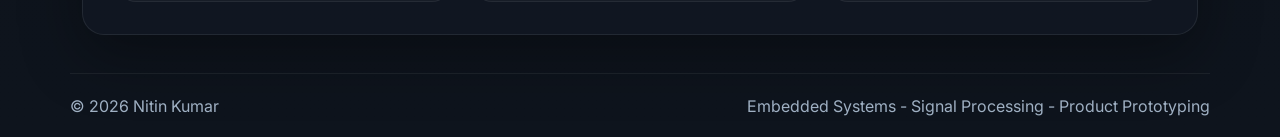
<file: DetailedProjects/WhistleSense/whistlesense.html>
<!DOCTYPE html>
<html lang="en">
<head>
  <meta charset="UTF-8" />
  <meta name="viewport" content="width=device-width, initial-scale=1.0" />
  <title>WhistleSense | Detailed Project</title>
  <meta name="description" content="Detailed breakdown of WhistleSense, a smart pressure-cooker whistle detection prototype built as an independent hobby project." />

  <link href="https://cdn.jsdelivr.net/npm/bootstrap@5.3.2/dist/css/bootstrap.min.css" rel="stylesheet" crossorigin="anonymous" />
  <link href="https://unpkg.com/boxicons@2.1.4/css/boxicons.min.css" rel="stylesheet" />
  <link rel="preconnect" href="https://fonts.googleapis.com" />
  <link rel="preconnect" href="https://fonts.gstatic.com" crossorigin />
  <link href="https://fonts.googleapis.com/css2?family=Inter:wght@400;500;600;700;800&display=swap" rel="stylesheet" />

  <style>
    :root {
      --bg: #0b0f14;
      --bg-soft: #111823;
      --panel: rgba(17, 24, 35, 0.78);
      --panel-border: rgba(255, 255, 255, 0.08);
      --text: #e8eef7;
      --muted: #9fb0c3;
      --accent: #ffb84d;
      --accent-2: #73e2a7;
      --accent-soft: rgba(255, 184, 77, 0.14);
      --shadow: 0 20px 60px rgba(0, 0, 0, 0.35);
      --radius: 22px;
    }

    * { box-sizing: border-box; margin: 0; padding: 0; }
    html { scroll-behavior: smooth; }

    body {
      font-family: "Inter", sans-serif;
      background:
        radial-gradient(circle at top left, rgba(255, 184, 77, 0.13), transparent 28%),
        radial-gradient(circle at top right, rgba(115, 226, 167, 0.09), transparent 22%),
        linear-gradient(180deg, #081018 0%, #0b0f14 35%, #0e141d 100%);
      color: var(--text);
      overflow-x: hidden;
    }

    a { color: inherit; text-decoration: none; }

    .navbar {
      background: rgba(8, 16, 24, 0.76);
      backdrop-filter: blur(16px);
      border-bottom: 1px solid rgba(255, 255, 255, 0.06);
      padding: 0.9rem 0;
    }

    .navbar-brand {
      font-weight: 800;
      letter-spacing: 0.04em;
      text-transform: uppercase;
      font-size: 0.95rem;
    }

    .nav-link {
      color: var(--muted) !important;
      font-weight: 500;
      transition: 0.2s ease;
    }

    .nav-link:hover,
    .nav-link:focus {
      color: var(--text) !important;
    }

    .section-heading {
      margin-bottom: 2rem;
      text-align: center;
    }

    .section-kicker {
      color: var(--accent);
      text-transform: uppercase;
      font-weight: 700;
      font-size: 0.8rem;
      letter-spacing: 0.14em;
      margin-bottom: 0.85rem;
    }

    .section-title {
      font-size: clamp(1.9rem, 4vw, 3rem);
      font-weight: 800;
      letter-spacing: -0.03em;
    }

    .lead {
      color: var(--muted);
      max-width: 900px;
      margin: 0.9rem auto 0;
      line-height: 1.8;
    }

    .chip {
      background: var(--accent-soft);
      color: #ffe5bd;
      border: 1px solid rgba(255, 184, 77, 0.22);
      padding: 0.55rem 0.8rem;
      border-radius: 999px;
      font-size: 0.85rem;
      font-weight: 500;
    }

    .project-panel {
      background: var(--panel);
      border: 1px solid var(--panel-border);
      border-radius: var(--radius);
      box-shadow: var(--shadow);
      padding: 2rem 2.2rem;
      margin-bottom: 1.6rem;
    }

    .project-panel h2 {
      font-size: clamp(1.4rem, 2.3vw, 2rem);
      font-weight: 700;
      margin-bottom: 0.85rem;
    }

    .project-panel p {
      color: var(--muted);
      margin-bottom: 1rem;
      line-height: 1.75;
    }

    .overview-panel {
      padding: 2.4rem 2.4rem;
    }

    .toc-list {
      list-style: none;
      margin: 0;
      padding: 0;
      display: grid;
      grid-template-columns: repeat(2, minmax(0, 1fr));
      gap: 0.85rem;
      align-items: stretch;
    }

    .toc-list a {
      display: block;
      padding: 0.95rem 1rem;
      min-height: 52px;
      border-radius: 12px;
      border: 1px solid rgba(255, 184, 77, 0.22);
      background: rgba(255, 184, 77, 0.08);
      color: #ffe5bd;
      font-weight: 600;
      transition: 0.2s ease;
    }

    .toc-list a:hover {
      background: rgba(255, 184, 77, 0.16);
      transform: translateX(2px);
    }

    .bullet-list {
      margin: 0.5rem 1.5rem 0.85rem;
      padding-left: 1rem;
      color: #d9e8f7;
      line-height: 1.75;
    }

    .info-card {
      height: 100%;
      padding: 1.25rem;
      border-radius: 18px;
      background: rgba(255,255,255,0.03);
      border: 1px solid rgba(255,255,255,0.06);
    }

    .info-card h5 {
      margin-bottom: 0.85rem;
      font-weight: 700;
    }

    .image-block {
      margin-top: 1.5rem;
      margin-bottom: 1.5rem;
      text-align: center;
    }

    .image-block img {
      max-width: 100%;
      border-radius: 18px;
      box-shadow: 0 4px 24px rgba(0,0,0,0.18);
    }

    .image-caption {
      color: var(--muted);
      font-size: 0.98rem;
      max-width: 800px;
      margin: 0.85rem auto 0;
      line-height: 1.55;
    }

    .highlight-box {
      border-left: 4px solid var(--accent);
      background: rgba(255, 184, 77, 0.08);
      padding: 1.1rem 1.2rem;
      border-radius: 14px;
      color: #ffe5bd;
      line-height: 1.7;
      margin: 1rem 0;
    }

    footer {
      margin-top: 2.4rem;
    }

    .footer-bar {
      padding: 1.2rem 0;
      border-top: 1px solid rgba(255, 255, 255, 0.06);
      color: var(--muted);
      font-size: 1rem;
    }

    @media (max-width: 767px) {
      .project-panel {
        padding: 1.6rem 1.2rem;
      }

      .overview-panel {
        padding: 1.6rem 1.2rem;
      }

      .toc-list {
        grid-template-columns: 1fr;
      }
    }
  </style>
</head>

<body>
  <nav class="navbar navbar-expand-lg navbar-dark fixed-top">
    <div class="container">
      <a class="navbar-brand" href="../../index.html">Nitin Kumar</a>
      <button class="navbar-toggler" type="button" data-bs-toggle="collapse" data-bs-target="#navbarNav" aria-controls="navbarNav" aria-expanded="false" aria-label="Toggle navigation">
        <span class="navbar-toggler-icon"></span>
      </button>

      <div class="collapse navbar-collapse" id="navbarNav">
        <ul class="navbar-nav ms-auto align-items-lg-center gap-lg-2">
          <li class="nav-item"><a class="nav-link" href="../../index.html">Home</a></li>
          <li class="nav-item"><a class="nav-link" href="../../experience.html">Experience</a></li>
          <li class="nav-item"><a class="nav-link" href="../../projects.html">Projects</a></li>
          <li class="nav-item"><a class="nav-link" href="https://www.linkedin.com/in/r-nitin-kumar/" target="_blank" rel="noopener noreferrer">LinkedIn</a></li>
        </ul>
      </div>
    </div>
  </nav>

  <section style="padding-top: 6.5rem;">
    <div class="container">
      <div class="section-heading">
        <div class="section-kicker">Independent Hobby Project</div>
        <h1 class="section-title">WhistleSense</h1>
        <p class="lead">
          A smart pressure-cooker whistle detection prototype designed for Indian kitchens, built to explore audio sensing,
          vibration detection, temperature validation, and real cooking-session data logging.
        </p>

        <div style="display: flex; justify-content: center; gap: 0.5rem; flex-wrap: wrap; margin-top: 1rem;">
          <span class="chip">ESP32</span>
          <span class="chip">INMP441 I2S Microphone</span>
          <span class="chip">MPU6050 Accelerometer</span>
          <span class="chip">DS18B20 / Temperature Sensing</span>
          <span class="chip">Sensor Fusion</span>
          <span class="chip">Audio Signal Processing</span>
          <span class="chip">RMS & Peak Detection</span>
          <span class="chip">Frequency Ratio Analysis</span>
          <span class="chip">Python Data Logging</span>
          <span class="chip">CSV Analysis</span>
          <span class="chip">Embedded Prototyping</span>
          <span class="chip">Product Feasibility</span>
        </div>
      </div>

      <div class="project-panel">
        <div class="section-kicker">Table of Contents</div>
        <h2>Navigate this project</h2>
        <ul class="toc-list">
          <li><a href="#overview">1. Project Overview</a></li>
          <li><a href="#problem">2. Problem Statement</a></li>
          <li><a href="#prototype">3. V0 Prototype</a></li>
          <li><a href="#architecture">4. System Architecture</a></li>
          <li><a href="#sensor-stack">5. Sensor Stack</a></li>
          <li><a href="#detection-logic">6. Whistle Detection Logic</a></li>
          <li><a href="#data-logging">7. Data Logging & Testing</a></li>
          <li><a href="#accelerometer">8. Accelerometer & Sensor Fusion</a></li>
          <li><a href="#lessons">9. Technical Lessons Learned</a></li>
          <li><a href="#outcome">10. Project Outcome</a></li>
        </ul>
      </div>

      <div class="project-panel overview-panel" id="overview">
        <div class="section-kicker">Section 1</div>
        <h2>Project Overview</h2>
        <p>
          WhistleSense is a smart pressure-cooker whistle counter concept developed as an independent hobby project.
          The idea was to create a compact device that attaches to a pressure cooker handle and helps users track whistle counts
          without needing to stand near the cooker throughout the cooking process.
        </p>
        <p>
          The device concept combines multiple signals: pressure cooker whistle sound, vibration travelling through the cooker handle,
          and temperature feedback to confirm that the cooker is actively heating. The user sets a target whistle count, such as two
          or three whistles, and the device counts confirmed whistle events before alerting the user through a buzzer, LED/display
          indication, and eventually a phone notification.
        </p>
        <div class="image-block">
          <img src="Pics/WhistleSense_Hero.png" alt="WhistleSense smart pressure cooker whistle counter concept" style="max-width:40%; border-radius:18px; box-shadow:0 4px 24px rgba(0,0,0,0.18); margin-bottom:1.1rem;">
          <div style="color:var(--muted); font-size:1.04rem; max-width:800px; margin:0 auto;">
            Concept visual of WhistleSense as a compact strap-mounted device attached to a pressure cooker handle.
          </div>
        </div>

        <p>
          The broader vision was to explore whether industrial-style automation concepts could be brought into everyday kitchen
          workflows. Instead of manually counting cooker whistles, the project investigated whether a small embedded device could
          identify real whistle events reliably using practical, low-cost sensors.
        </p>
      </div>

      <div class="project-panel" id="problem">
        <div class="section-kicker">Section 2</div>
        <h2>Problem Statement</h2>
        <p>
          In many Indian kitchens, pressure cooker cooking is still tracked manually by counting whistles. This sounds simple,
          but it becomes inconvenient when the user steps away, gets distracted, or is managing multiple tasks at once.
        </p>
        <p>
          The project explored whether a small alert-only device could reduce this mental load by detecting whistles and notifying
          the user once a target count is reached. The key product question was whether people would value an alert-only product,
          or whether they would only find the concept compelling if it could also turn off the stove automatically.
        </p>

        <div class="row g-4" style="margin-top: 0.5rem;">
          <div class="col-lg-6">
            <div class="info-card">
              <h5>User Questions Explored</h5>
              <ul class="bullet-list" style="margin: 0 0 0 1rem;">
                <li>How often do users miss pressure cooker whistles?</li>
                <li>What usually happens when they miss one?</li>
                <li>Would an alert-only version be useful?</li>
                <li>Would users trust a small device near a cooker?</li>
                <li>Would users attach the device to the handle every time?</li>
                <li>Would users pay for this without stove shut-off automation?</li>
              </ul>
            </div>
          </div>

          <div class="col-lg-6">
            <div class="info-card">
              <h5>Engineering Challenge</h5>
              <p style="margin-bottom: 0;">
                The main engineering challenge was not just detecting something loud. A real kitchen contains speech, utensils,
                mixer noise, TV audio, background movement, and short impulse sounds. The system needed to distinguish real cooker
                whistles from these false positives using multiple signal features.
              </p>
            </div>
          </div>
        </div>
      </div>

      <div class="project-panel" id="prototype">
        <div class="section-kicker">Section 3</div>
        <h2>WhistleSense V0 Prototype</h2>
        <p>
          WhistleSense V0 was designed as a temporary sensor band or clip attached to a pressure cooker handle. The goal of this
          prototype was not to build a polished final consumer product, but to collect real cooking-session data and understand
          whether whistles could be detected accurately.
        </p>
        <p>
          The V0 prototype did not need internet connectivity or mobile notifications. Its main purpose was data capture:
          measuring sensor signals, saving timestamped readings, and allowing manual whistle marking so the algorithm could be
          compared against human-labelled ground truth.
        </p>

        <div class="row g-4" style="margin-top: 0.5rem;">
          <div class="col-md-6">
            <div class="info-card">
              <h5>Prototype Goals</h5>
              <ul class="bullet-list" style="margin: 0 0 0 1rem;">
                <li>Attach securely to or around the cooker handle</li>
                <li>Measure sound, vibration, and temperature</li>
                <li>Allow manual marking of each real whistle</li>
                <li>Save timestamped sensor data</li>
                <li>Show whether reliable whistle detection is possible</li>
              </ul>
            </div>
          </div>

          <div class="col-md-6">
            <div class="info-card">
              <h5>Success Criteria</h5>
              <ul class="bullet-list" style="margin: 0 0 0 1rem;">
                <li>Good signal: detect 8 out of 10 real whistles</li>
                <li>Strong signal: detect 9 out of 10 real whistles</li>
                <li>False positives should be rare or explainable</li>
                <li>Should work across different cooker types</li>
                <li>Should survive one full cooking session safely</li>
              </ul>
            </div>
          </div>
        </div>

        <div class="image-block">
          <img src="Pics/WhistleSense_Prototype_Setup.jpeg" alt="WhistleSense V0 prototype electronics setup" style="max-width:40%; border-radius:18px; box-shadow:0 4px 24px rgba(0,0,0,0.18); margin-bottom:1.1rem;">
          <div style="color:var(--muted); font-size:1.04rem; max-width:800px; margin:0 auto;">
            V0 prototype setup used to capture pressure cooker audio, vibration, temperature, and manual whistle markers.
          </div>
        </div>
      </div>

      <div class="project-panel" id="architecture">
        <div class="section-kicker">Section 4</div>
        <h2>System Architecture</h2>
        <p>
          The WhistleSense architecture was built around an ESP32 microcontroller collecting multiple sensor streams and sending
          structured readings to a laptop over serial for logging and analysis. The design was kept intentionally simple so that
          early testing could focus on signal quality and detection feasibility.
        </p>

        <div class="row g-4" style="margin-top: 0.5rem;">
          <div class="col-lg-6">
            <div class="info-card">
              <h5>Inputs</h5>
              <ul class="bullet-list" style="margin: 0 0 0 1rem;">
                <li>INMP441 microphone audio stream</li>
                <li>MPU6050 accelerometer / vibration readings</li>
                <li>Temperature sensor reading from cooker handle area</li>
                <li>Manual push button for ground-truth whistle labels</li>
              </ul>
            </div>
          </div>

          <div class="col-lg-6">
            <div class="info-card">
              <h5>Outputs and Logging</h5>
              <ul class="bullet-list" style="margin: 0 0 0 1rem;">
                <li>Serial CSV output from ESP32</li>
                <li>Python logger using pyserial</li>
                <li>CSV files for Excel, Anaconda, or Jupyter analysis</li>
                <li>LED and buzzer for debugging and future alert testing</li>
              </ul>
            </div>
          </div>
        </div>

        <div class="image-block">
          <img src="Pics/WhistleSense_Architecture.png" alt="WhistleSense system architecture diagram" style="max-width:60%; border-radius:18px; box-shadow:0 4px 24px rgba(0,0,0,0.18); margin-bottom:1.1rem;">
          <div style="color:var(--muted); font-size:1.04rem; max-width:800px; margin:0 auto;">
            System architecture showing sensor capture, ESP32 processing, serial CSV logging, and offline analysis.
          </div>
        </div>
      </div>

      <div class="project-panel" id="sensor-stack">
        <div class="section-kicker">Section 5</div>
        <h2>Sensor Stack</h2>
        <p>
          The first sensor stack was selected to test whether whistle detection could be made more reliable by combining sound,
          vibration, and heat context. The microphone provided the primary signal, while accelerometer and temperature readings
          were included to support future sensor fusion and reduce false positives.
        </p>

        <div class="row g-4" style="margin-top: 0.5rem;">
          <div class="col-md-6 col-lg-4">
            <div class="info-card">
              <h5>ESP32</h5>
              <p style="margin-bottom: 0;">
                Used as the main development board because it is low-cost, widely available, easy to program, and supports
                Wi-Fi/Bluetooth for future iterations.
              </p>
            </div>
          </div>

          <div class="col-md-6 col-lg-4">
            <div class="info-card">
              <h5>INMP441 Microphone</h5>
              <p style="margin-bottom: 0;">
                Used to measure whistle audio intensity and frequency patterns, and to compare pressure cooker whistles against
                speech, utensils, mixer noise, TV audio, and other kitchen sounds.
              </p>
            </div>
          </div>

          <div class="col-md-6 col-lg-4">
            <div class="info-card">
              <h5>MPU6050 Accelerometer</h5>
              <p style="margin-bottom: 0;">
                Used to explore vibration bursts during whistle events and check whether vibration travels clearly to the cooker handle
                across different cooker types.
              </p>
            </div>
          </div>

          <div class="col-md-6 col-lg-4">
            <div class="info-card">
              <h5>Temperature Sensor</h5>
              <p style="margin-bottom: 0;">
                Used to confirm that the cooker is actively heating and to reduce false positives from random whistle-like sounds
                when no cooking event is happening.
              </p>
            </div>
          </div>

          <div class="col-md-6 col-lg-4">
            <div class="info-card">
              <h5>Manual Button</h5>
              <p style="margin-bottom: 0;">
                Used to mark actual whistle events during testing, creating ground-truth labels that could be compared with algorithmic
                detections.
              </p>
            </div>
          </div>

          <div class="col-md-6 col-lg-4">
            <div class="info-card">
              <h5>Buzzer and LED</h5>
              <p style="margin-bottom: 0;">
                Used for debugging, live test feedback, and future alert behaviour when a target whistle count is reached.
              </p>
            </div>
          </div>
        </div>
      </div>

      <div class="project-panel" id="detection-logic">
        <div class="section-kicker">Section 6</div>
        <h2>Whistle Detection Logic</h2>
        <p>
          The detection logic evolved through multiple iterations. The first version relied on RMS sound energy crossing a threshold
          for a minimum duration. This worked for controlled audio clips, but was not reliable enough for real kitchens because human
          speech and kitchen noise can also produce high RMS values.
        </p>
        <p>
          The algorithm then moved toward frequency-band analysis. A real cooker whistle was treated not only as a loud sound, but
          as a signal with energy concentrated in whistle-like frequency bands. This helped distinguish actual whistle events from
          random loud noises.
        </p>

        <div class="row g-4" style="margin-top: 0.5rem;">
          <div class="col-lg-6">
            <div class="info-card">
              <h5>Detection Features Used</h5>
              <ul class="bullet-list" style="margin: 0 0 0 1rem;">
                <li>RMS sound energy</li>
                <li>Peak value</li>
                <li>Frequency ratio from 2000-6000 Hz</li>
                <li>Frequency ratio from 3000-7000 Hz</li>
                <li>Minimum duration check</li>
                <li>Cooldown period after confirmed detection</li>
              </ul>
            </div>
          </div>

          <div class="col-lg-6">
            <div class="info-card">
              <h5>Current Working Flow</h5>
              <ol class="bullet-list" style="margin: 0 0 0 1rem;">
                <li>Read audio from INMP441</li>
                <li>Calculate RMS and peak</li>
                <li>Apply lightweight RMS prefilter</li>
                <li>Run frequency analysis only if needed</li>
                <li>Check final RMS threshold</li>
                <li>Check whistle-like frequency ratios</li>
                <li>Confirm signal duration</li>
                <li>Apply cooldown</li>
                <li>Count whistle</li>
              </ol>
            </div>
          </div>
        </div>

        <div class="image-block">
          <img src="Pics/WhistleSense_RMS_Frequency_Graph.png" alt="WhistleSense RMS and frequency ratio analysis graph" style="max-width:60%; border-radius:18px; box-shadow:0 4px 24px rgba(0,0,0,0.18); margin-bottom:1.1rem;">
          <div style="color:var(--muted); font-size:1.04rem; max-width:800px; margin:0 auto;">
            CSV analysis showing how RMS and whistle-like frequency ratios change during confirmed pressure cooker whistles.
          </div>
        </div>

        <p>
          In one of the later test runs, the updated algorithm detected four whistles while the manual button also marked four real
          whistles. The delay between the manual marker and algorithm detection was consistently around 760 ms, which was acceptable
          for an alert-focused prototype.
        </p>
      </div>

      <div class="project-panel" id="data-logging">
        <div class="section-kicker">Section 7</div>
        <h2>Data Logging and Testing</h2>
        <p>
          Data logging was the most important feature of the V0 prototype. Instead of trying to perfect the product immediately,
          the project focused on collecting real signals from real cooking sessions and using those logs to decide whether the idea
          was technically promising.
        </p>

        <div class="row g-4" style="margin-top: 0.5rem; margin-bottom: 1rem;">
          <div class="col-md-6">
            <div class="info-card">
              <h5>Option A: Laptop Logging</h5>
              <p style="margin-bottom: 0;">
                The ESP32 sends CSV-style data over USB serial. A Python script reads the serial stream using pyserial and saves
                the data into CSV files for later analysis.
              </p>
            </div>
          </div>

          <div class="col-md-6">
            <div class="info-card">
              <h5>Option B: microSD Logging</h5>
              <p style="margin-bottom: 0;">
                A more standalone version could log to a microSD card, making it easier to give the prototype to other people for
                testing in their own kitchens.
              </p>
            </div>
          </div>
        </div>

        <p>
          Testing included human speech, kitchen background noise, pressure cooker audio played from a phone, and real pressure
          cooker whistle audio. Real cooker data became the main source of truth because phone audio did not match the strength
          and behaviour of an actual cooker whistle closely enough.
        </p>
      </div>

      <div class="project-panel" id="accelerometer">
        <div class="section-kicker">Section 8</div>
        <h2>Accelerometer and Sensor Fusion</h2>
        <p>
          The PDF notes mainly describe the microphone-focused development path, but the accelerometer was an important part of
          the intended prototype direction. The purpose of adding an MPU6050 accelerometer/gyro was to measure vibration bursts
          travelling through the cooker handle during whistle events.
        </p>
        <p>
          The reason this matters is that sound alone can be fooled by speech, TV, utensils, mixers, or background noise. A real
          pressure cooker whistle should create a combination of signals: strong whistle-like audio, vibration activity on the cooker,
          and a temperature profile indicating that cooking is actually happening.
        </p>

        <div class="row g-4" style="margin-top: 0.5rem;">
          <div class="col-lg-6">
            <div class="info-card">
              <h5>Accelerometer Role</h5>
              <ul class="bullet-list" style="margin: 0 0 0 1rem;">
                <li>Detect vibration bursts during whistle release</li>
                <li>Check whether vibration transfers reliably to the handle</li>
                <li>Compare signal strength across different cooker designs</li>
                <li>Use vibration as a confirmation signal alongside microphone data</li>
              </ul>
            </div>
          </div>

          <div class="col-lg-6">
            <div class="info-card">
              <h5>Future Sensor Fusion Logic</h5>
              <ul class="bullet-list" style="margin: 0 0 0 1rem;">
                <li>Microphone confirms whistle-like sound signature</li>
                <li>Accelerometer confirms cooker-body vibration event</li>
                <li>Temperature confirms the cooker is actively heating</li>
                <li>Manual labels validate whether detections match real whistles</li>
              </ul>
            </div>
          </div>
        </div>

        <div class="image-block">
          <img src="Pics/WhistleSense_Accelerometer_Graph.png" alt="WhistleSense accelerometer vibration analysis graph" style="max-width:60%; border-radius:18px; box-shadow:0 4px 24px rgba(0,0,0,0.18); margin-bottom:1.1rem;">
          <div style="color:var(--muted); font-size:1.04rem; max-width:800px; margin:0 auto;">
            Accelerometer testing would help verify whether real whistle events create measurable vibration bursts at the cooker handle.
          </div>
        </div>

        <p>
          This sensor fusion direction is also what makes the project more interesting from an engineering perspective. It shows
          that the system was not treated as a simple sound trigger, but as a small embedded sensing problem where multiple noisy
          real-world signals need to be combined.
        </p>
      </div>

      <div class="project-panel" id="lessons">
        <div class="section-kicker">Section 9</div>
        <h2>Technical Lessons Learned</h2>
        <p>
          The project produced several useful technical lessons about embedded sensing, audio detection, and real-world data collection.
          These lessons are the strongest part of the project from a portfolio perspective.
        </p>

        <div class="row g-4" style="margin-top: 0.5rem;">
          <div class="col-md-6">
            <div class="info-card">
              <h5>Signal Processing Lessons</h5>
              <ul class="bullet-list" style="margin: 0 0 0 1rem;">
                <li>Phone whistle audio is not enough for validation</li>
                <li>Real cooker data must be the main source of truth</li>
                <li>RMS alone is risky because speech can create high energy</li>
                <li>Peak alone is worse because kitchen clanks create spikes</li>
                <li>Duration checks help reject short impulse noise</li>
                <li>Frequency ratios are valuable for identifying whistle-like sounds</li>
              </ul>
            </div>
          </div>

          <div class="col-md-6">
            <div class="info-card">
              <h5>Product and Testing Lessons</h5>
              <ul class="bullet-list" style="margin: 0 0 0 1rem;">
                <li>Manual ground-truth labels made the data much more useful</li>
                <li>Mic-only detection looked promising but should not be the final approach</li>
                <li>Sensor placement and attachment comfort matter</li>
                <li>Different cooker types may behave differently</li>
                <li>Commercialisation would require strong differentiation and significant validation</li>
              </ul>
            </div>
          </div>
        </div>

        <div class="image-block">
          <img src="Pics/WhistleSense_Analysis_Notebook.png" alt="WhistleSense data analysis notebook" style="max-width:60%; border-radius:18px; box-shadow:0 4px 24px rgba(0,0,0,0.18); margin-bottom:1.1rem;">
          <div style="color:var(--muted); font-size:1.04rem; max-width:800px; margin:0 auto;">
            Offline analysis helped compare raw sensor readings, detected events, and manually labelled whistle moments.
          </div>
        </div>
      </div>

      <div class="project-panel" id="outcome">
        <div class="section-kicker">Section 10</div>
        <h2>Project Outcome</h2>
        <p>
          WhistleSense is being positioned as a completed independent hobby project and prototype exploration rather than an active
          commercial product. The technical prototype showed promising signs, especially in microphone-based whistle detection using
          RMS, duration, and frequency-ratio filtering.
        </p>
        <p>
          However, turning this into a profitable consumer product would require extensive industrial design, safety validation,
          market testing, manufacturing, app development, support infrastructure, and differentiation against established appliance
          and kitchen technology brands. Based on that commercial reality, the project is best presented as a strong technical
          learning project rather than a startup attempt.
        </p>

        <div class="highlight-box">
          Final positioning: WhistleSense demonstrates embedded prototyping, sensor selection, signal processing, data logging,
          algorithm iteration, and product feasibility thinking in a real-world kitchen environment.
        </div>

        <div class="row g-4" style="margin-top: 0.75rem;">
          <div class="col-md-6 col-lg-4">
            <div class="info-card">
              <h5>Embedded Systems</h5>
              <ul class="bullet-list" style="margin: 0 0 0 1rem;">
                <li>ESP32 prototyping</li>
                <li>I2S microphone integration</li>
                <li>Accelerometer testing</li>
                <li>Temperature sensing</li>
                <li>Button, LED, and buzzer I/O</li>
              </ul>
            </div>
          </div>

          <div class="col-md-6 col-lg-4">
            <div class="info-card">
              <h5>Data and Algorithms</h5>
              <ul class="bullet-list" style="margin: 0 0 0 1rem;">
                <li>Serial data logging</li>
                <li>CSV-based analysis</li>
                <li>RMS and peak calculation</li>
                <li>Frequency-band ratios</li>
                <li>Threshold, duration, and cooldown logic</li>
              </ul>
            </div>
          </div>

          <div class="col-md-6 col-lg-4">
            <div class="info-card">
              <h5>Product Thinking</h5>
              <ul class="bullet-list" style="margin: 0 0 0 1rem;">
                <li>User problem validation</li>
                <li>Prototype success criteria</li>
                <li>Market feasibility review</li>
                <li>Competitor awareness</li>
                <li>Decision to preserve as hobby project</li>
              </ul>
            </div>
          </div>
        </div>
      </div>
    </div>
  </section>

  <footer>
    <div class="container d-flex flex-column flex-md-row justify-content-between gap-2 footer-bar">
      <span>&copy; 2026 Nitin Kumar</span>
      <span>Embedded Systems - Signal Processing - Product Prototyping</span>
    </div>
  </footer>

  <script src="https://cdn.jsdelivr.net/npm/bootstrap@5.3.2/dist/js/bootstrap.bundle.min.js" crossorigin="anonymous"></script>
</body>
</html>
</file>
